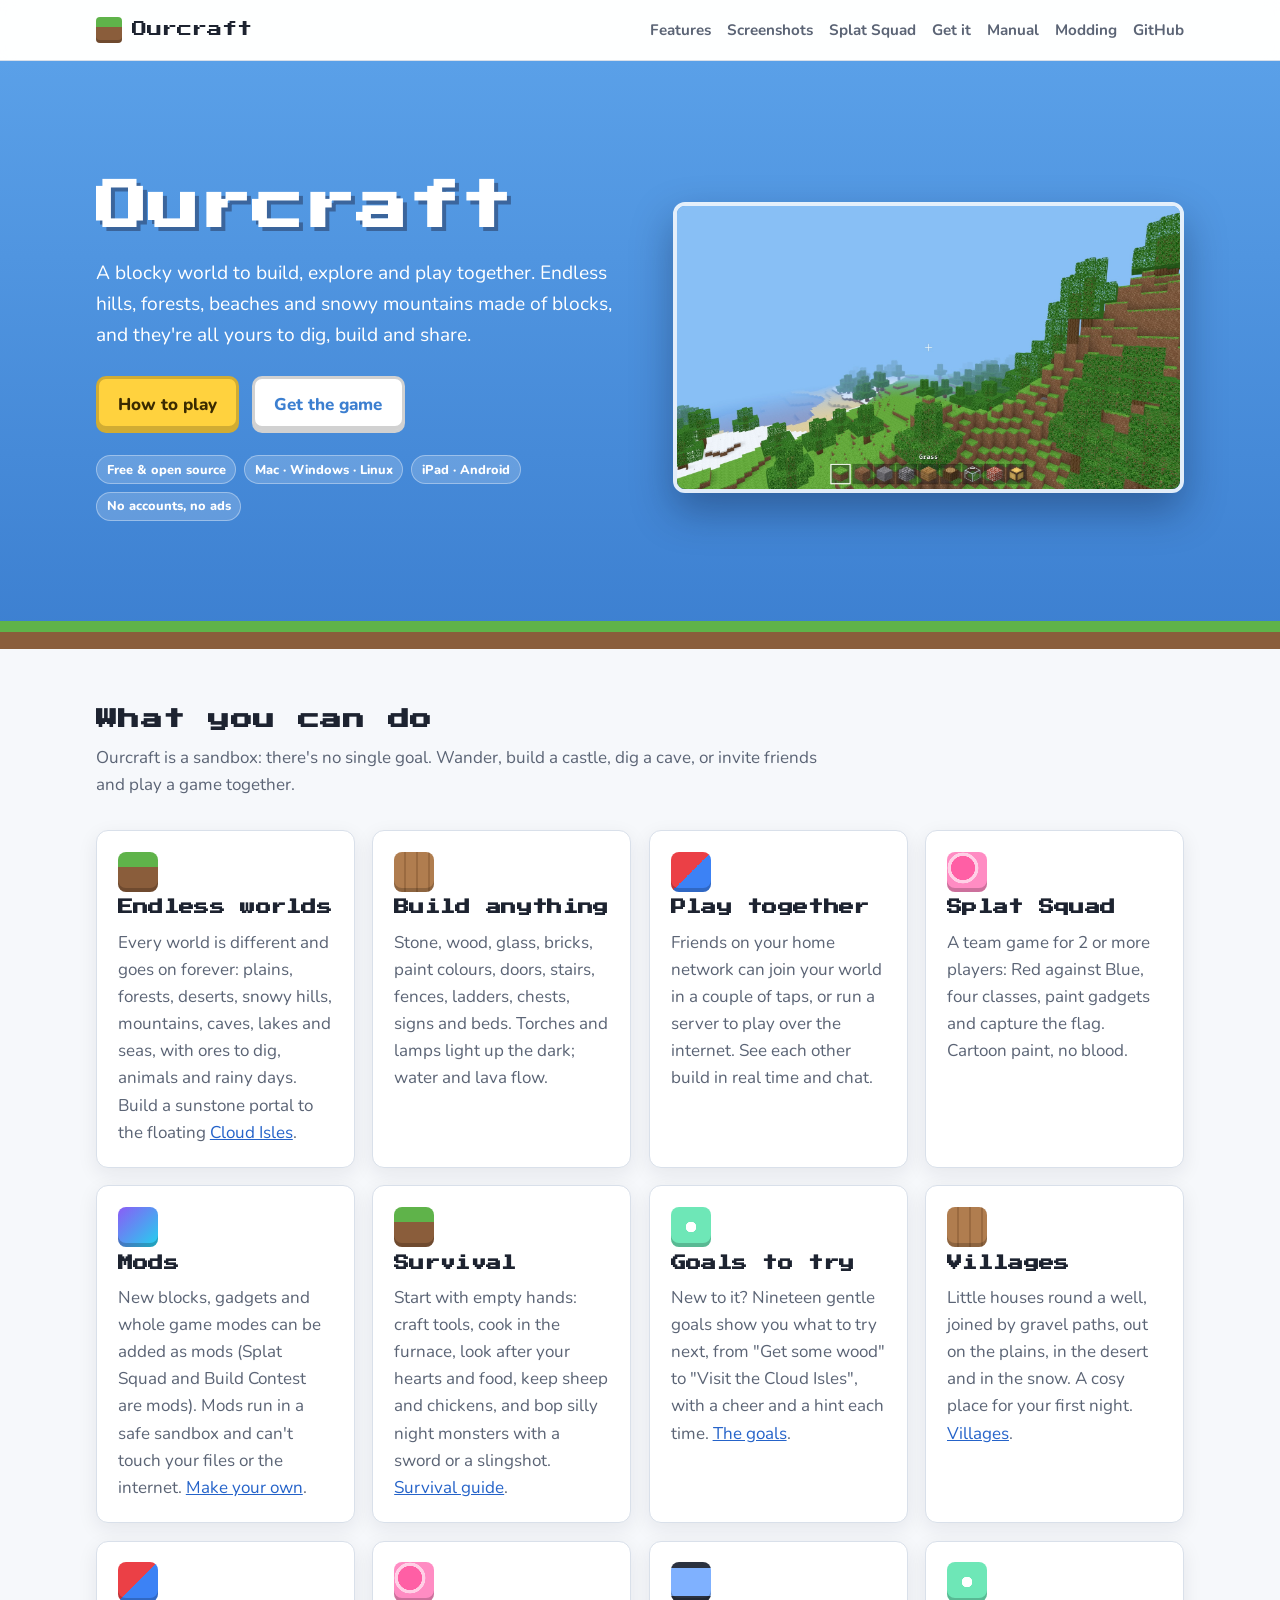
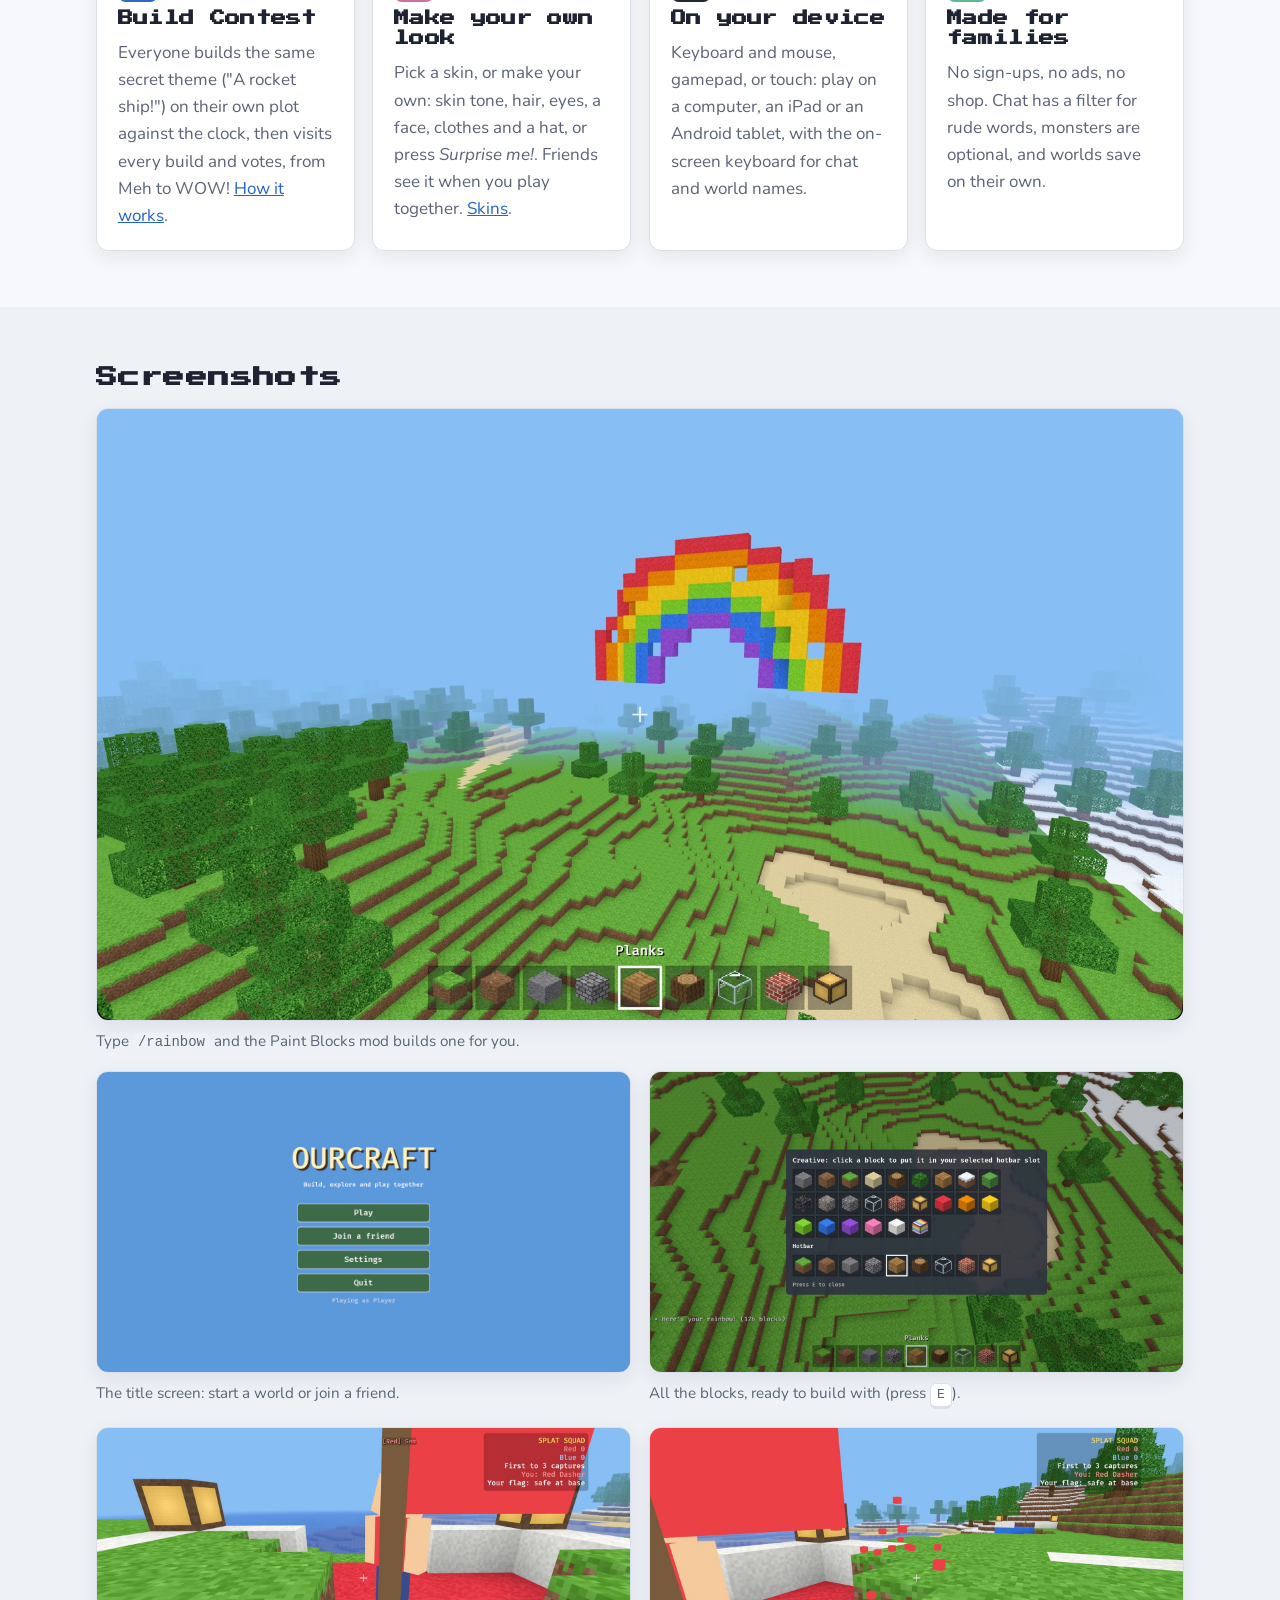
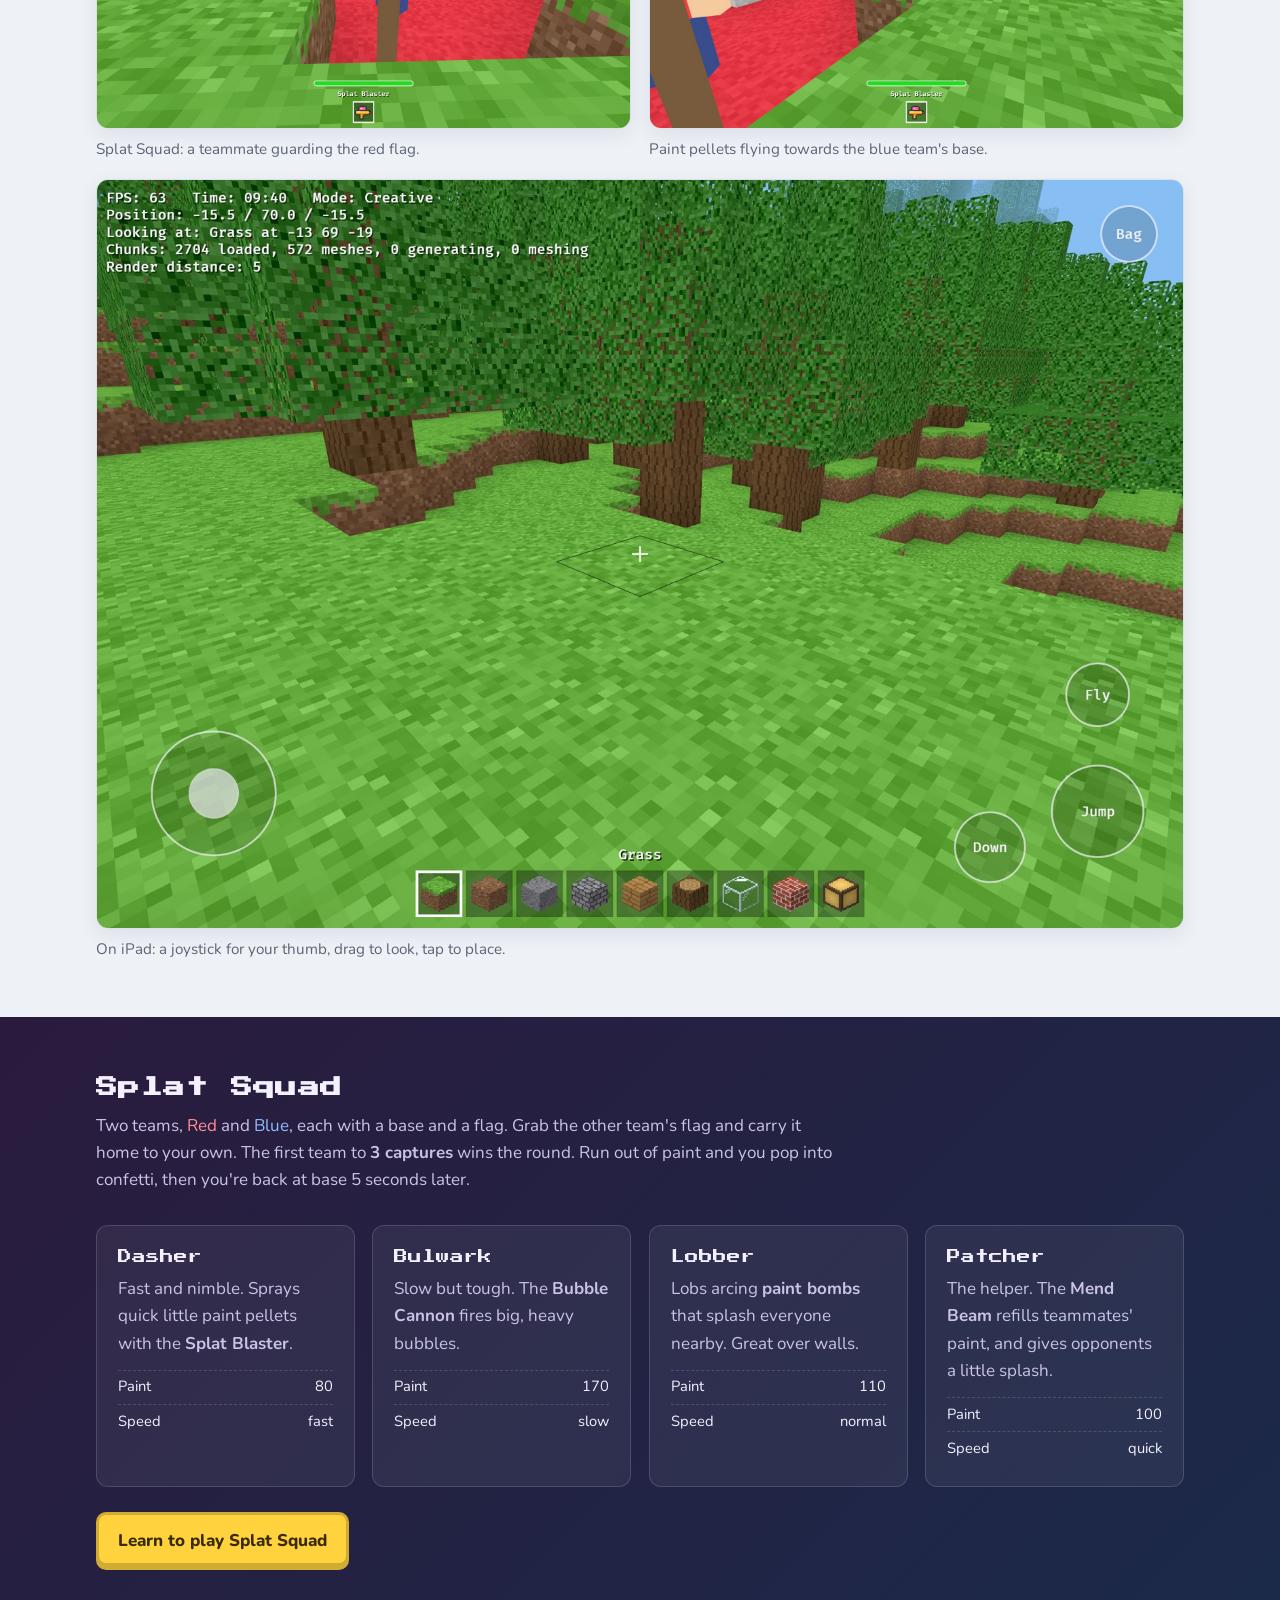
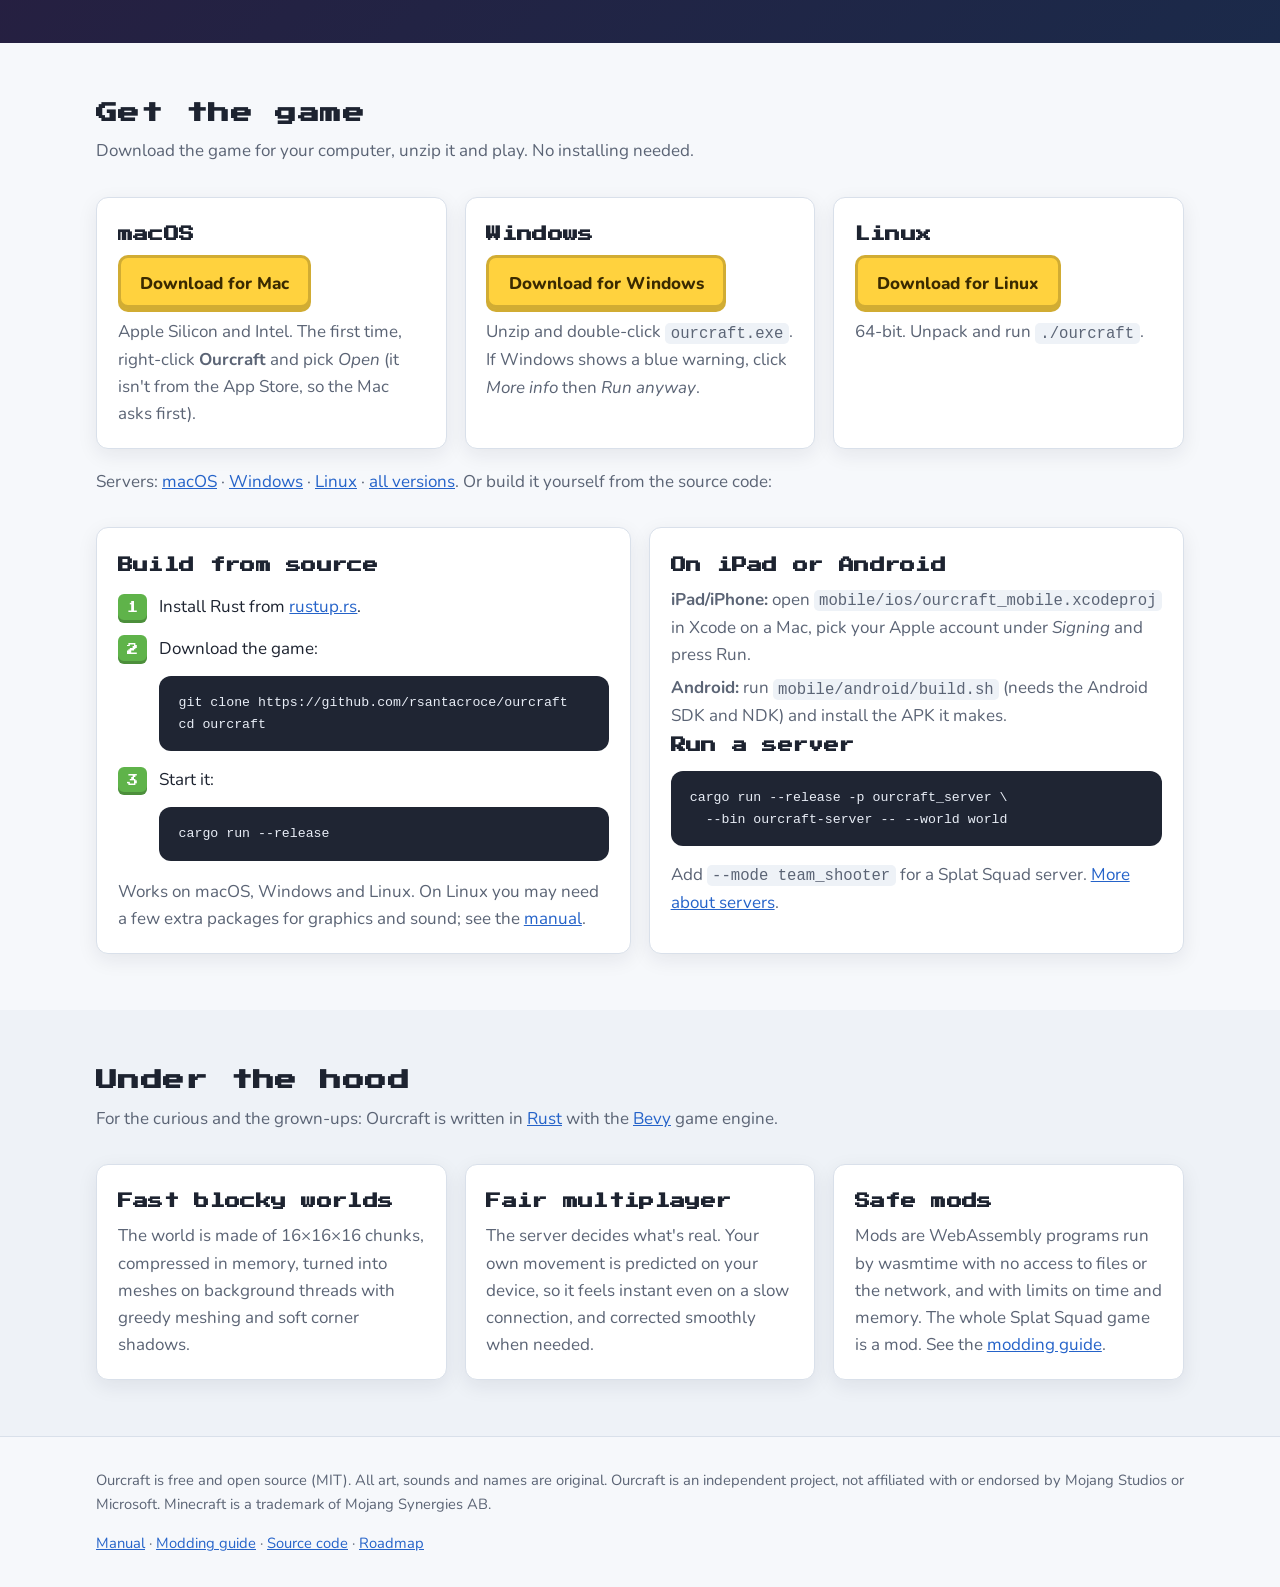
<file: index.html>
<!doctype html>
<html lang="en">
<head>
  <meta charset="utf-8">
  <meta name="viewport" content="width=device-width, initial-scale=1">
  <title>Ourcraft – build, explore and play together</title>
  <meta name="description" content="Ourcraft is a free, open-source blocky sandbox game: endless worlds to explore and build in, play with friends, mods, and the Splat Squad and Build Contest game modes. For Mac, Windows, Linux, iPad and Android.">
  <meta property="og:title" content="Ourcraft">
  <meta property="og:description" content="A blocky world to build, explore and play together.">
  <meta property="og:image" content="images/vista.jpg">
  <link rel="icon" href="assets/favicon.svg" type="image/svg+xml">
  <link rel="preconnect" href="https://fonts.googleapis.com">
  <link rel="preconnect" href="https://fonts.gstatic.com" crossorigin>
  <link href="https://fonts.googleapis.com/css2?family=Nunito:wght@400;700;800&family=Press+Start+2P&display=swap" rel="stylesheet">
  <link rel="stylesheet" href="assets/style.css">
</head>
<body>

<header class="topbar">
  <div class="wrap">
    <a class="logo" href="./"><span class="logo-block" aria-hidden="true"></span>Ourcraft</a>
    <nav class="nav" aria-label="Main">
      <a href="#features">Features</a>
      <a href="#screenshots">Screenshots</a>
      <a href="#splat-squad">Splat Squad</a>
      <a href="#get-it">Get it</a>
      <a href="manual.html">Manual</a>
      <a href="modding.html">Modding</a>
      <a href="https://github.com/rsantacroce/ourcraft">GitHub</a>
    </nav>
  </div>
</header>

<section class="hero">
  <div class="wrap">
    <div>
      <h1>Ourcraft</h1>
      <p class="lead">A blocky world to build, explore and play together. Endless hills, forests,
        beaches and snowy mountains made of blocks, and they're all yours to dig, build and share.</p>
      <div class="buttons">
        <a class="btn btn-primary" href="manual.html">How to play</a>
        <a class="btn btn-secondary" href="#get-it">Get the game</a>
      </div>
      <div class="badges">
        <span class="badge">Free &amp; open source</span>
        <span class="badge">Mac · Windows · Linux</span>
        <span class="badge">iPad · Android</span>
        <span class="badge">No accounts, no ads</span>
      </div>
    </div>
    <img src="images/vista.jpg" alt="Hills with trees, a beach and the sea, all made of blocks" width="1600" height="900">
  </div>
</section>

<section id="features">
  <div class="wrap">
    <h2>What you can do</h2>
    <p class="section-intro">Ourcraft is a sandbox: there's no single goal. Wander, build a castle,
      dig a cave, or invite friends and play a game together.</p>
    <div class="grid grid-4">
      <div class="card">
        <div class="icon i-grass" aria-hidden="true"></div>
        <h3>Endless worlds</h3>
        <p>Every world is different and goes on forever: plains, forests, deserts, snowy hills,
          mountains, caves, lakes and seas, with ores to dig, animals and rainy days. Build a
          sunstone portal to the floating <a href="manual.html#cloud-isles">Cloud Isles</a>.</p>
      </div>
      <div class="card">
        <div class="icon i-build" aria-hidden="true"></div>
        <h3>Build anything</h3>
        <p>Stone, wood, glass, bricks, paint colours, doors, stairs, fences, ladders, chests,
          signs and beds. Torches and lamps light up the dark; water and lava flow.</p>
      </div>
      <div class="card">
        <div class="icon i-friends" aria-hidden="true"></div>
        <h3>Play together</h3>
        <p>Friends on your home network can join your world in a couple of taps, or run a server
          to play over the internet. See each other build in real time and chat.</p>
      </div>
      <div class="card">
        <div class="icon i-splat" aria-hidden="true"></div>
        <h3>Splat Squad</h3>
        <p>A team game for 2 or more players: Red against Blue, four classes, paint gadgets and
          capture the flag. Cartoon paint, no blood.</p>
      </div>
      <div class="card">
        <div class="icon i-mod" aria-hidden="true"></div>
        <h3>Mods</h3>
        <p>New blocks, gadgets and whole game modes can be added as mods (Splat Squad and
          Build Contest are mods). Mods run in a safe
          sandbox and can't touch your files or the internet.
          <a href="modding.html">Make your own</a>.</p>
      </div>
      <div class="card">
        <div class="icon i-grass" aria-hidden="true"></div>
        <h3>Survival</h3>
        <p>Start with empty hands: craft tools, cook in the furnace, look after your hearts and
          food, keep sheep and chickens, and bop silly night monsters with a sword or a
          slingshot. <a href="manual.html#survival">Survival guide</a>.</p>
      </div>
      <div class="card">
        <div class="icon i-kid" aria-hidden="true"></div>
        <h3>Goals to try</h3>
        <p>New to it? Nineteen gentle goals show you what to try next, from "Get some wood" to
          "Visit the Cloud Isles", with a cheer and a hint each time.
          <a href="manual.html#goals">The goals</a>.</p>
      </div>
      <div class="card">
        <div class="icon i-build" aria-hidden="true"></div>
        <h3>Villages</h3>
        <p>Little houses round a well, joined by gravel paths, out on the plains, in the desert
          and in the snow. A cosy place for your first night.
          <a href="manual.html#villages">Villages</a>.</p>
      </div>
      <div class="card">
        <div class="icon i-friends" aria-hidden="true"></div>
        <h3>Build Contest</h3>
        <p>Everyone builds the same secret theme ("A rocket ship!") on their own plot against
          the clock, then visits every build and votes, from Meh to WOW!
          <a href="manual.html#build-contest">How it works</a>.</p>
      </div>
      <div class="card">
        <div class="icon i-splat" aria-hidden="true"></div>
        <h3>Make your own look</h3>
        <p>Pick a skin, or make your own: skin tone, hair, eyes, a face, clothes and a hat, or
          press <em>Surprise me!</em>. Friends see it when you play together.
          <a href="manual.html#skins">Skins</a>.</p>
      </div>
      <div class="card">
        <div class="icon i-device" aria-hidden="true"></div>
        <h3>On your device</h3>
        <p>Keyboard and mouse, gamepad, or touch: play on a computer, an iPad or an Android
          tablet, with the on-screen keyboard for chat and world names.</p>
      </div>
      <div class="card">
        <div class="icon i-kid" aria-hidden="true"></div>
        <h3>Made for families</h3>
        <p>No sign-ups, no ads, no shop. Chat has a filter for rude words, monsters are
          optional, and worlds save on their own.</p>
      </div>
    </div>
  </div>
</section>

<section id="screenshots" class="alt">
  <div class="wrap">
    <h2>Screenshots</h2>
    <div class="gallery">
      <figure class="shot wide">
        <img src="images/rainbow.jpg" alt="A rainbow built from coloured blocks over green hills" width="1600" height="900" loading="lazy">
        <figcaption>Type <code>/rainbow</code> and the Paint Blocks mod builds one for you.</figcaption>
      </figure>
      <figure class="shot">
        <img src="images/menu.jpg" alt="The Ourcraft title screen with Play, Join a friend, Settings and Quit" width="1280" height="720" loading="lazy">
        <figcaption>The title screen: start a world or join a friend.</figcaption>
      </figure>
      <figure class="shot">
        <img src="images/inventory.jpg" alt="The block picker showing all blocks, including bright paint colours" width="1600" height="900" loading="lazy">
        <figcaption>All the blocks, ready to build with (press <kbd>E</kbd>).</figcaption>
      </figure>
      <figure class="shot">
        <img src="images/splat2.jpg" alt="A player in red next to the red team's flag, with the Splat Squad scoreboard" width="1600" height="900" loading="lazy">
        <figcaption>Splat Squad: a teammate guarding the red flag.</figcaption>
      </figure>
      <figure class="shot">
        <img src="images/splat3.jpg" alt="Red paint pellets flying towards the blue base" width="1600" height="900" loading="lazy">
        <figcaption>Paint pellets flying towards the blue team's base.</figcaption>
      </figure>
      <figure class="shot wide">
        <img src="images/ipad.jpg" alt="Ourcraft on an iPad with an on-screen joystick and buttons" width="1600" height="1102" loading="lazy">
        <figcaption>On iPad: a joystick for your thumb, drag to look, tap to place.</figcaption>
      </figure>
    </div>
  </div>
</section>

<section id="splat-squad" class="squad">
  <div class="wrap">
    <h2>Splat Squad</h2>
    <p class="section-intro">Two teams, <span class="team-red">Red</span> and
      <span class="team-blue">Blue</span>, each with a base and a flag. Grab the other team's flag
      and carry it home to your own. The first team to <strong>3 captures</strong> wins the round.
      Run out of paint and you pop into confetti, then you're back at base 5 seconds later.</p>
    <div class="grid grid-4">
      <div class="card">
        <div class="class-name">Dasher</div>
        <p>Fast and nimble. Sprays quick little paint pellets with the <strong>Splat Blaster</strong>.</p>
        <ul class="stats"><li><span>Paint</span><span>80</span></li><li><span>Speed</span><span>fast</span></li></ul>
      </div>
      <div class="card">
        <div class="class-name">Bulwark</div>
        <p>Slow but tough. The <strong>Bubble Cannon</strong> fires big, heavy bubbles.</p>
        <ul class="stats"><li><span>Paint</span><span>170</span></li><li><span>Speed</span><span>slow</span></li></ul>
      </div>
      <div class="card">
        <div class="class-name">Lobber</div>
        <p>Lobs arcing <strong>paint bombs</strong> that splash everyone nearby. Great over walls.</p>
        <ul class="stats"><li><span>Paint</span><span>110</span></li><li><span>Speed</span><span>normal</span></li></ul>
      </div>
      <div class="card">
        <div class="class-name">Patcher</div>
        <p>The helper. The <strong>Mend Beam</strong> refills teammates' paint, and gives opponents a little splash.</p>
        <ul class="stats"><li><span>Paint</span><span>100</span></li><li><span>Speed</span><span>quick</span></li></ul>
      </div>
    </div>
    <p style="margin-top:1.6rem"><a class="btn btn-primary" href="manual.html#splat-squad">Learn to play Splat Squad</a></p>
  </div>
</section>

<section id="get-it">
  <div class="wrap">
    <h2>Get the game</h2>
    <p class="section-intro">Download the game for your computer, unzip it and play. No
      installing needed.</p>
    <div class="grid grid-3 downloads">
      <div class="card">
        <h3>macOS</h3>
        <p><a class="btn btn-primary" href="https://github.com/rsantacroce/ourcraft/releases/latest/download/ourcraft-macos.zip">Download for Mac</a></p>
        <p>Apple Silicon and Intel. The first time, right-click <strong>Ourcraft</strong> and
          pick <em>Open</em> (it isn't from the App Store, so the Mac asks first).</p>
      </div>
      <div class="card">
        <h3>Windows</h3>
        <p><a class="btn btn-primary" href="https://github.com/rsantacroce/ourcraft/releases/latest/download/ourcraft-windows.zip">Download for Windows</a></p>
        <p>Unzip and double-click <code>ourcraft.exe</code>. If Windows shows a blue
          warning, click <em>More info</em> then <em>Run anyway</em>.</p>
      </div>
      <div class="card">
        <h3>Linux</h3>
        <p><a class="btn btn-primary" href="https://github.com/rsantacroce/ourcraft/releases/latest/download/ourcraft-linux.tar.gz">Download for Linux</a></p>
        <p>64-bit. Unpack and run <code>./ourcraft</code>.</p>
      </div>
    </div>
    <p class="section-intro" style="margin-top:1.2rem">Servers:
      <a href="https://github.com/rsantacroce/ourcraft/releases/latest/download/ourcraft-server-macos.zip">macOS</a> ·
      <a href="https://github.com/rsantacroce/ourcraft/releases/latest/download/ourcraft-server-windows.zip">Windows</a> ·
      <a href="https://github.com/rsantacroce/ourcraft/releases/latest/download/ourcraft-server-linux.tar.gz">Linux</a> ·
      <a href="https://github.com/rsantacroce/ourcraft/releases">all versions</a>.
      Or build it yourself from the source code:</p>
    <div class="grid grid-2">
      <div class="card">
        <h3>Build from source</h3>
        <ol class="steps">
          <li>Install Rust from <a href="https://rustup.rs">rustup.rs</a>.</li>
          <li>Download the game:
            <pre><code>git clone https://github.com/rsantacroce/ourcraft
cd ourcraft</code></pre></li>
          <li>Start it:
            <pre><code>cargo run --release</code></pre></li>
        </ol>
        <p>Works on macOS, Windows and Linux. On Linux you may need a few extra packages for
          graphics and sound; see the <a href="manual.html#install">manual</a>.</p>
      </div>
      <div class="card">
        <h3>On iPad or Android</h3>
        <p><strong>iPad/iPhone:</strong> open <code>mobile/ios/ourcraft_mobile.xcodeproj</code> in Xcode
          on a Mac, pick your Apple account under <em>Signing</em> and press Run.</p>
        <p><strong>Android:</strong> run <code>mobile/android/build.sh</code> (needs the Android SDK
          and NDK) and install the APK it makes.</p>
        <h3>Run a server</h3>
        <pre><code>cargo run --release -p ourcraft_server \
  --bin ourcraft-server -- --world world</code></pre>
        <p>Add <code>--mode team_shooter</code> for a Splat Squad server.
          <a href="manual.html#servers">More about servers</a>.</p>
      </div>
    </div>
  </div>
</section>

<section class="alt">
  <div class="wrap">
    <h2>Under the hood</h2>
    <p class="section-intro">For the curious and the grown-ups: Ourcraft is written in
      <a href="https://www.rust-lang.org">Rust</a> with the <a href="https://bevyengine.org">Bevy</a>
      game engine.</p>
    <div class="grid grid-3">
      <div class="card">
        <h3>Fast blocky worlds</h3>
        <p>The world is made of 16×16×16 chunks, compressed in memory, turned into meshes on
          background threads with greedy meshing and soft corner shadows.</p>
      </div>
      <div class="card">
        <h3>Fair multiplayer</h3>
        <p>The server decides what's real. Your own movement is predicted on your device, so
          it feels instant even on a slow connection, and corrected smoothly when needed.</p>
      </div>
      <div class="card">
        <h3>Safe mods</h3>
        <p>Mods are WebAssembly programs run by wasmtime with no access to files or the network,
          and with limits on time and memory. The whole Splat Squad game is a mod.
          See the <a href="modding.html">modding guide</a>.</p>
      </div>
    </div>
  </div>
</section>

<footer>
  <div class="wrap">
    <span>Ourcraft is free and open source (MIT). All art, sounds and names are original. Ourcraft is an independent project, not affiliated with or endorsed by Mojang Studios or Microsoft. Minecraft is a trademark of Mojang Synergies AB.</span>
    <span><a href="manual.html">Manual</a> · <a href="modding.html">Modding guide</a> · <a href="https://github.com/rsantacroce/ourcraft">Source code</a> · <a href="https://github.com/rsantacroce/ourcraft/blob/main/roadmap.md">Roadmap</a></span>
  </div>
</footer>

</body>
</html>
</file>
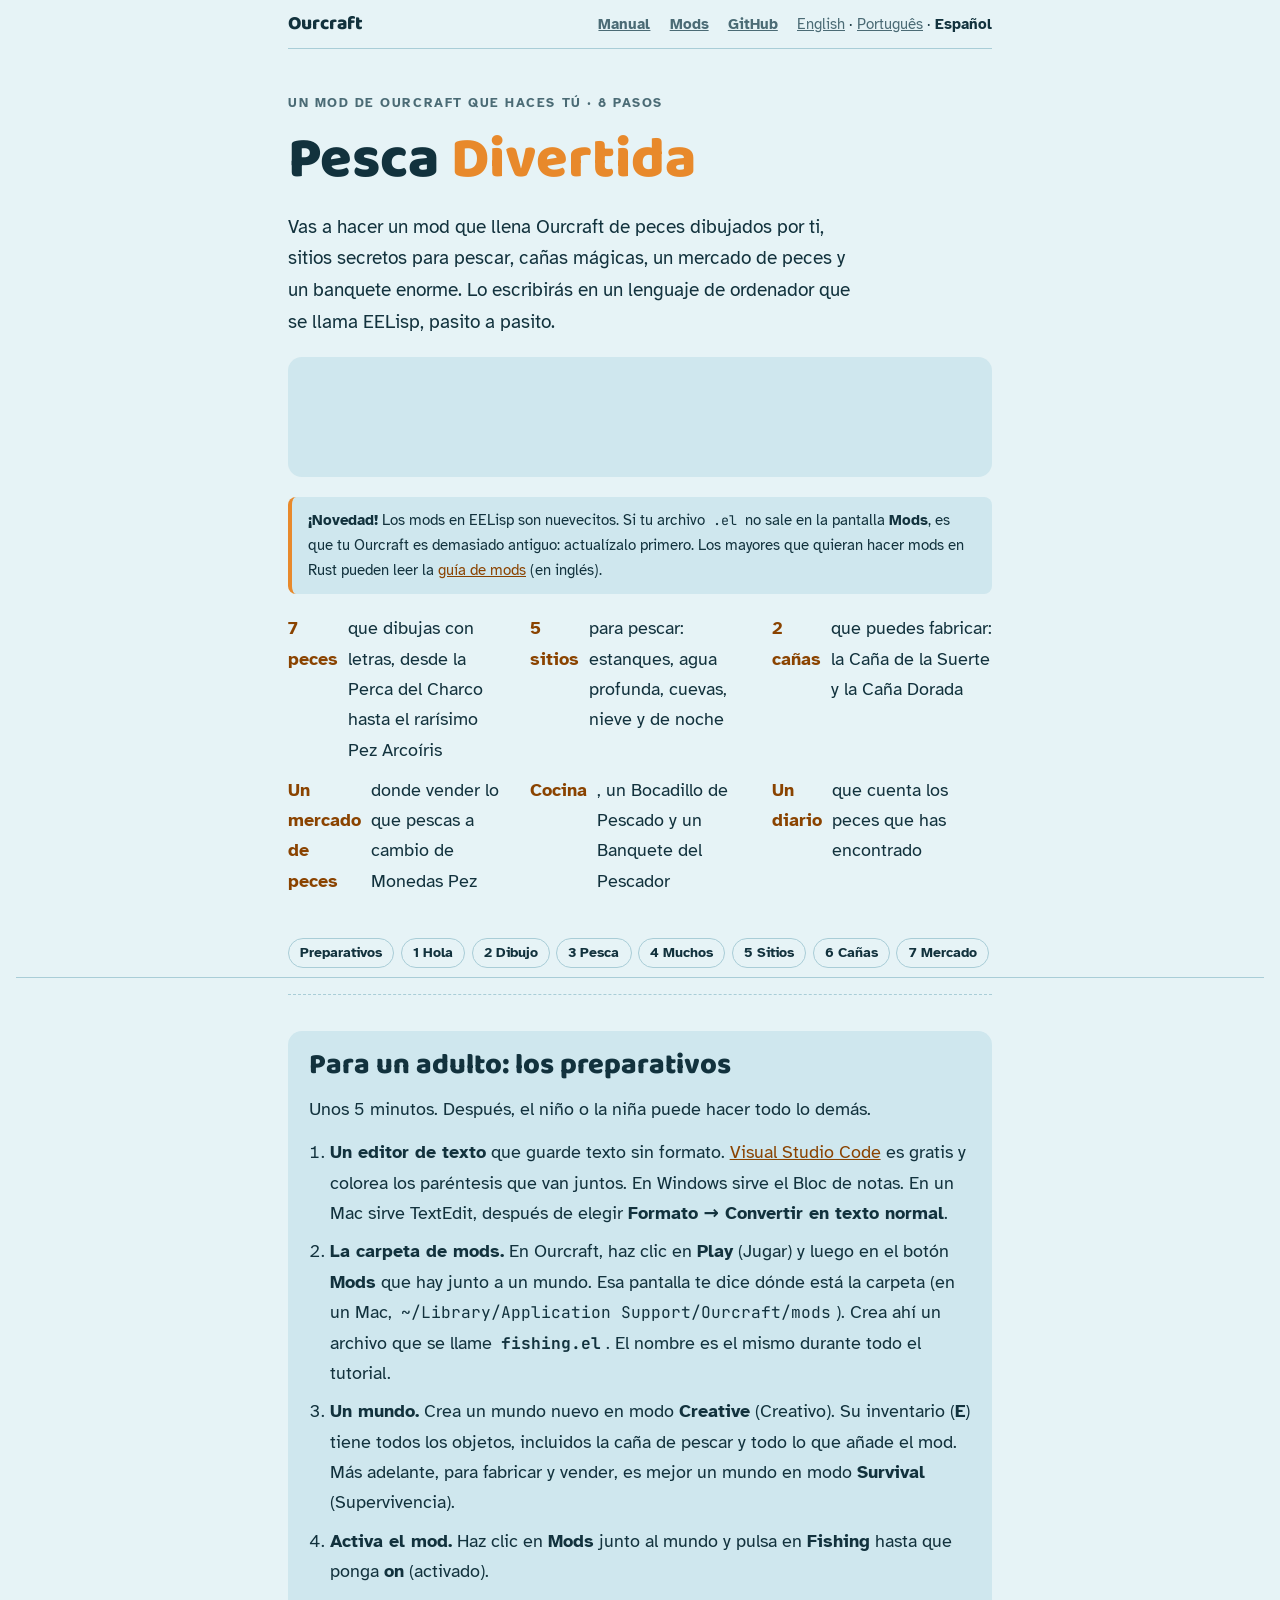
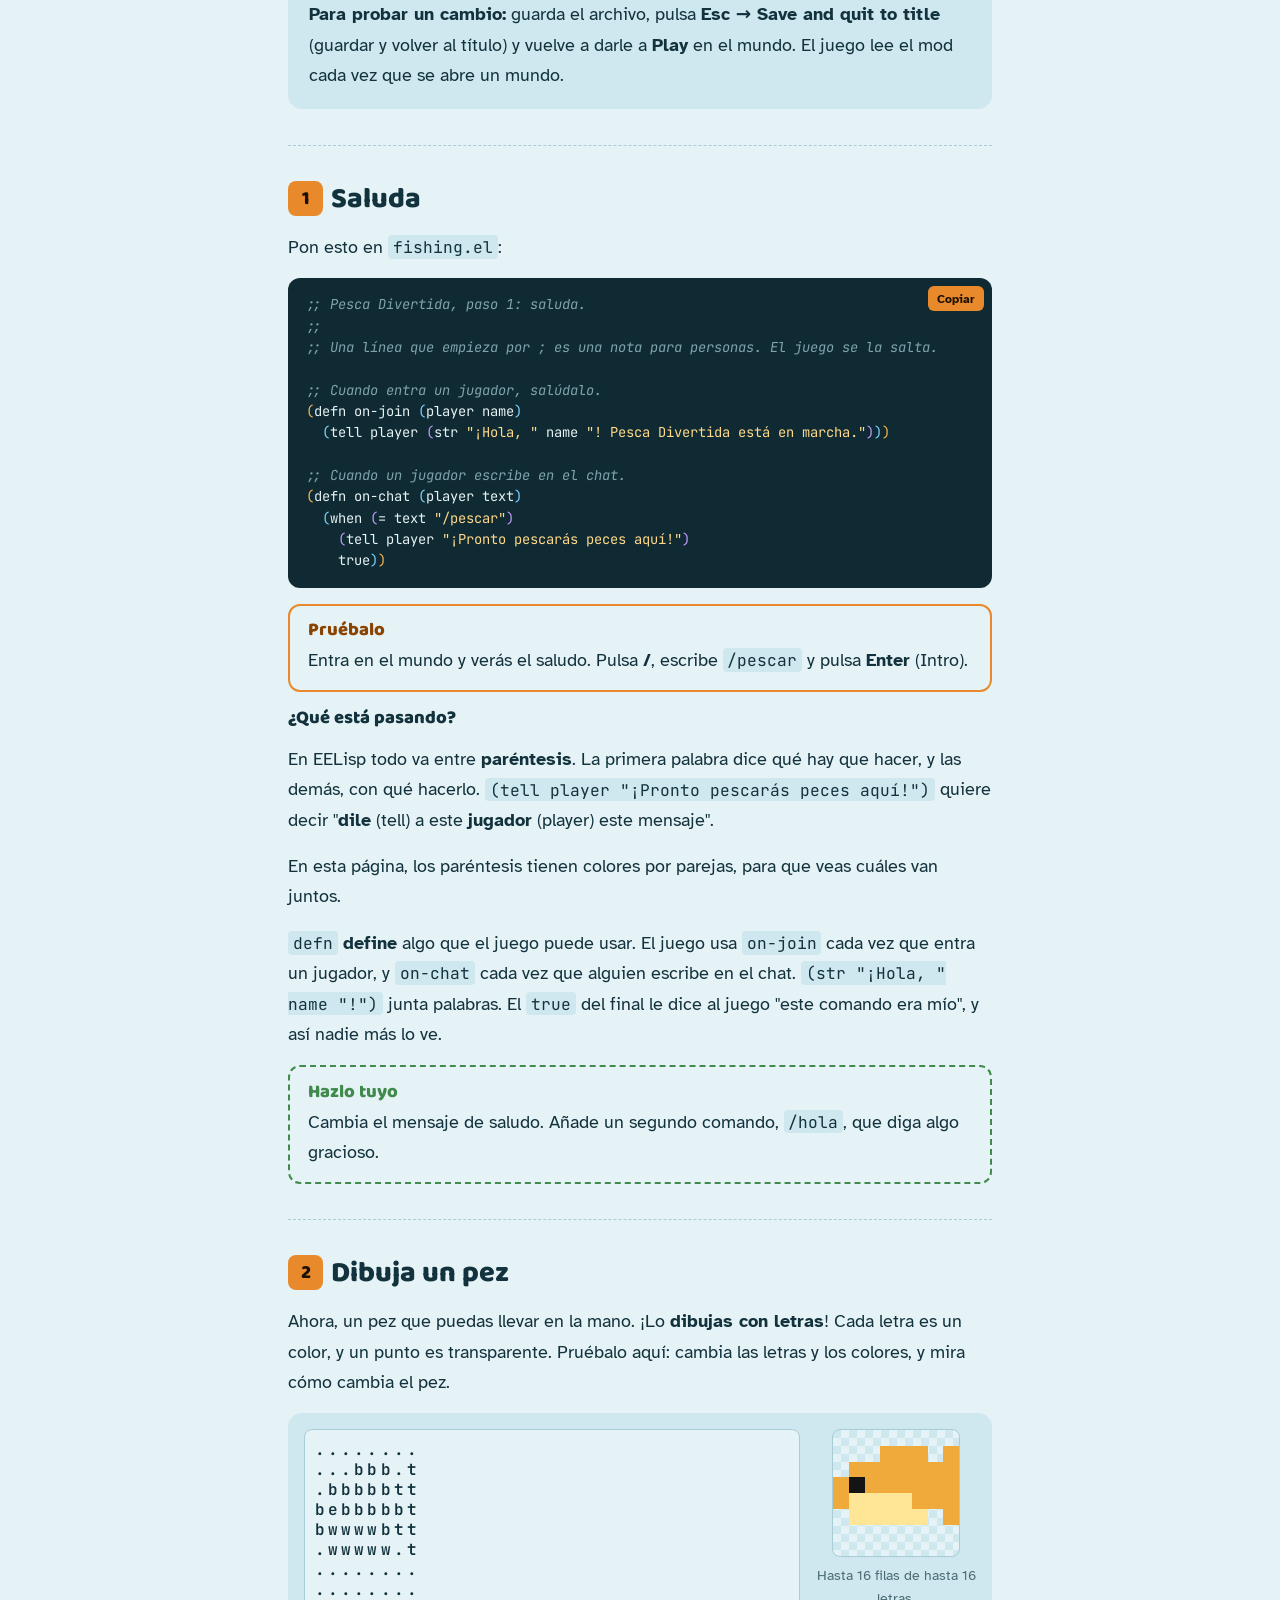
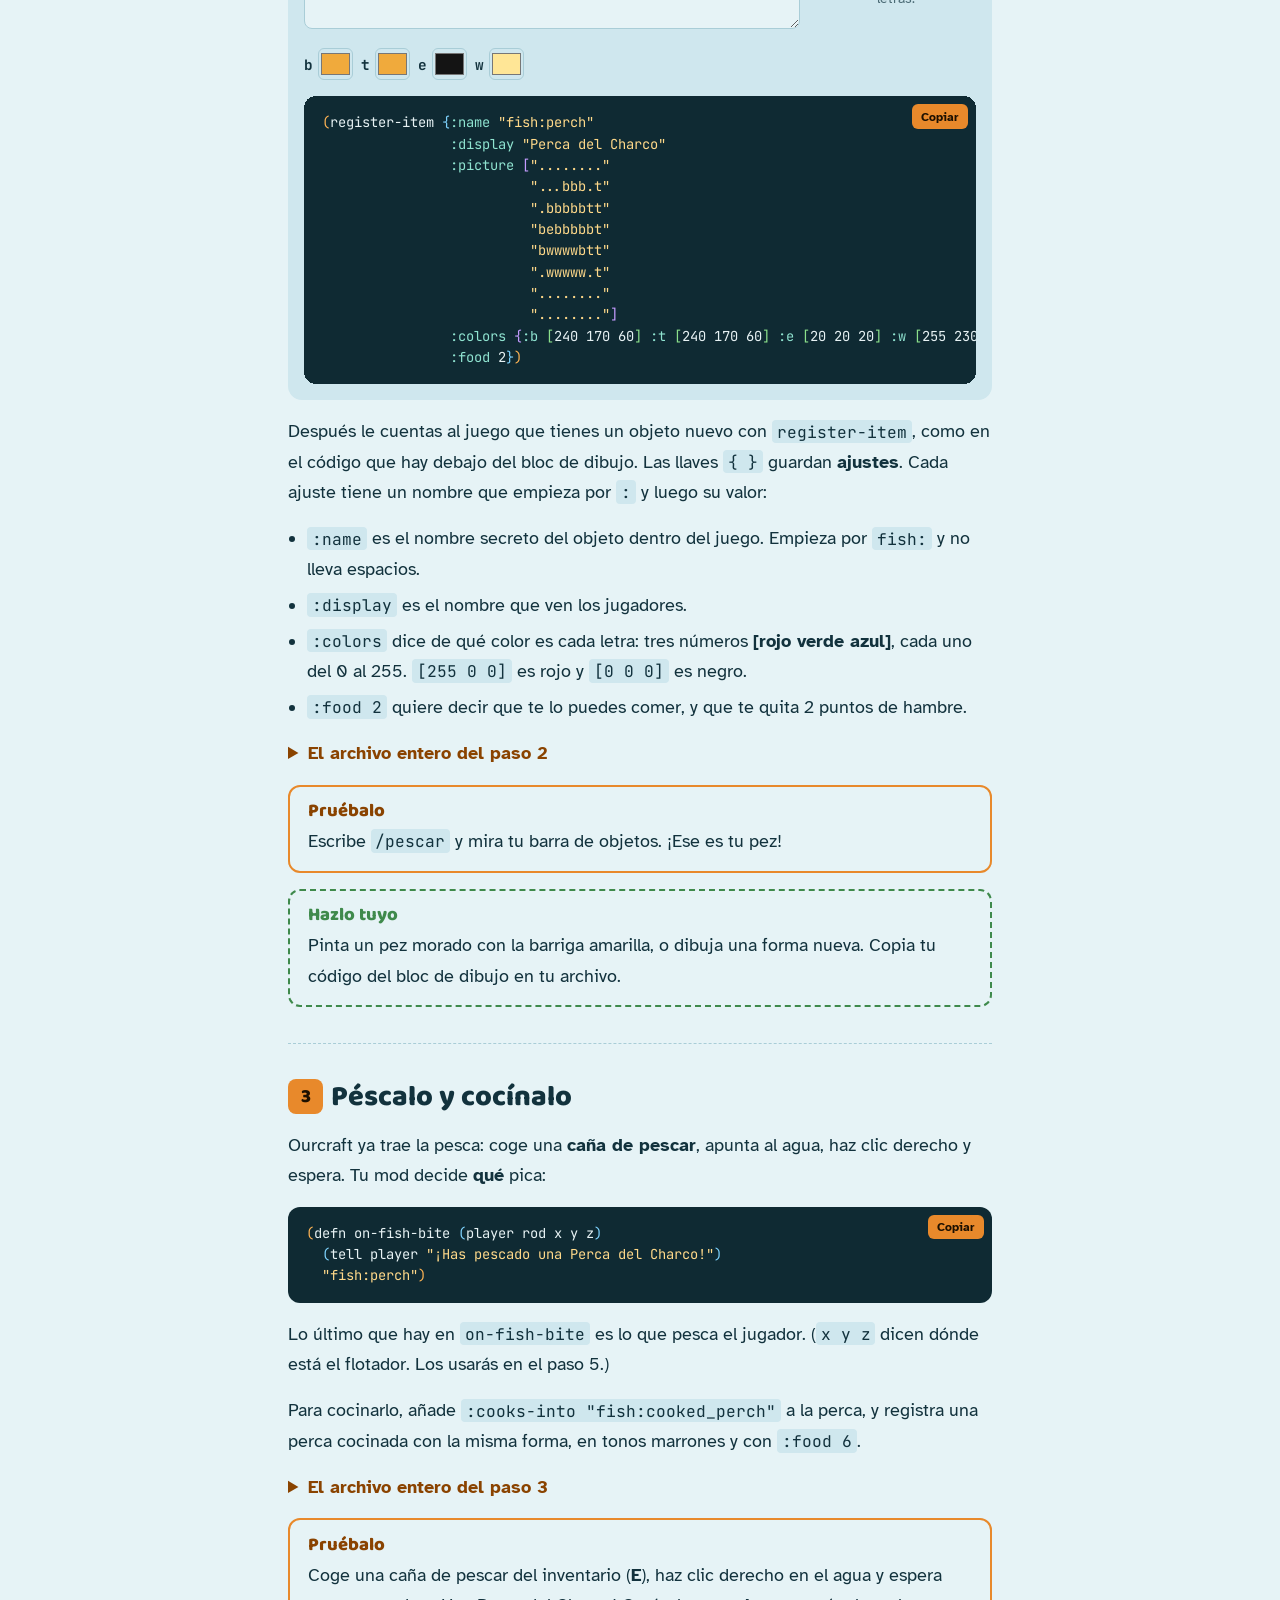
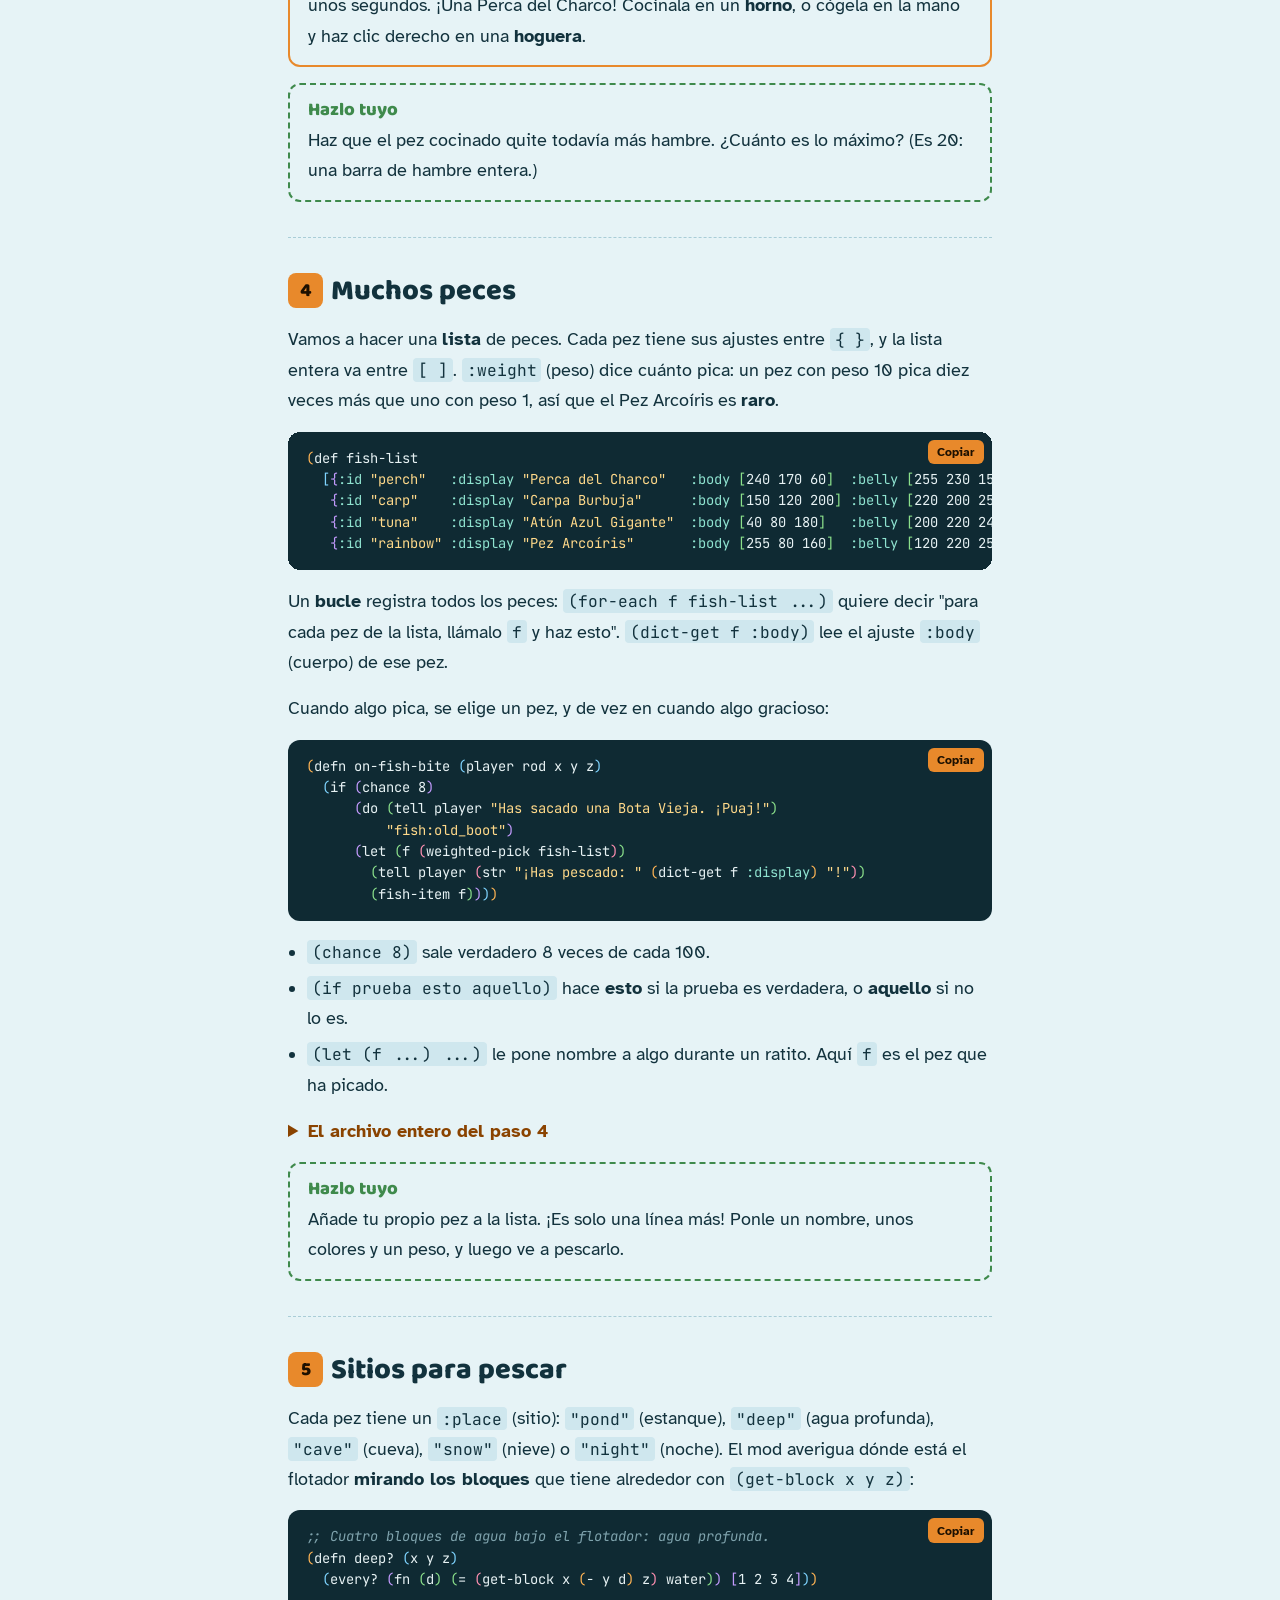
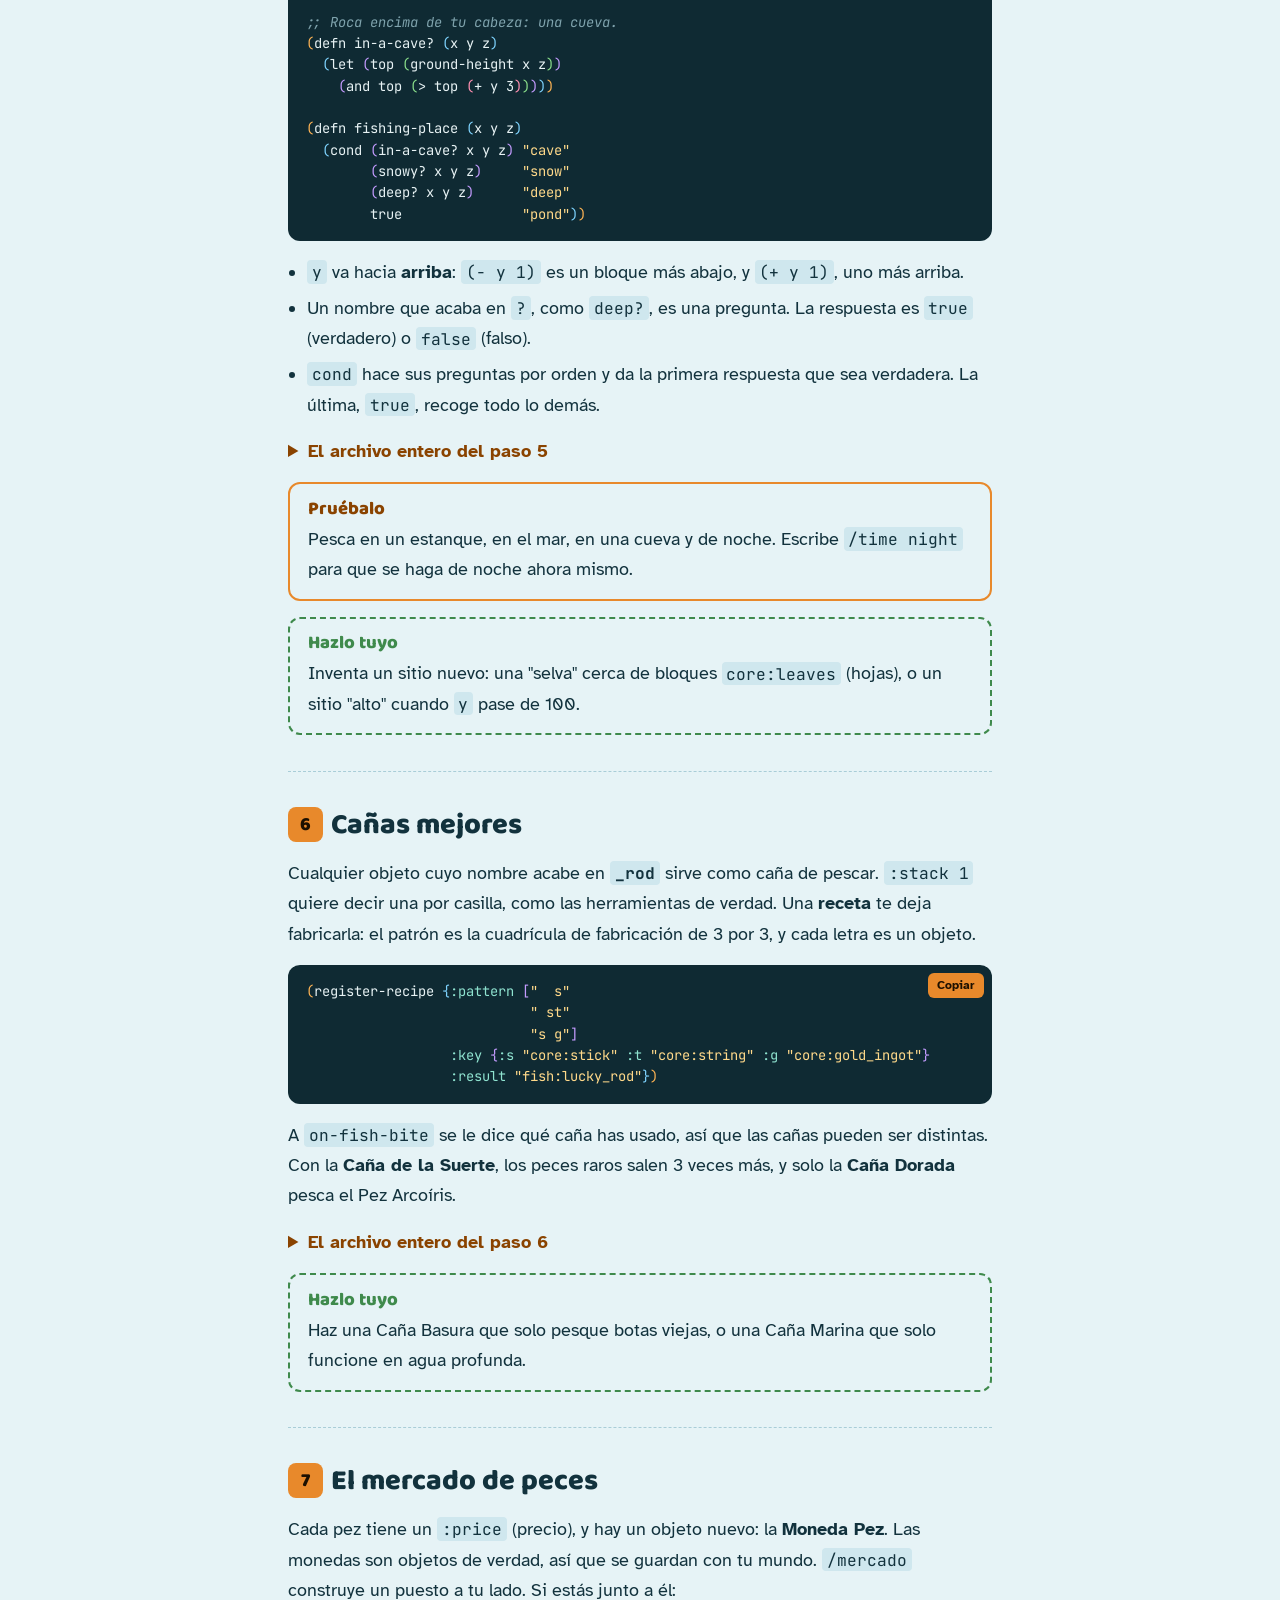
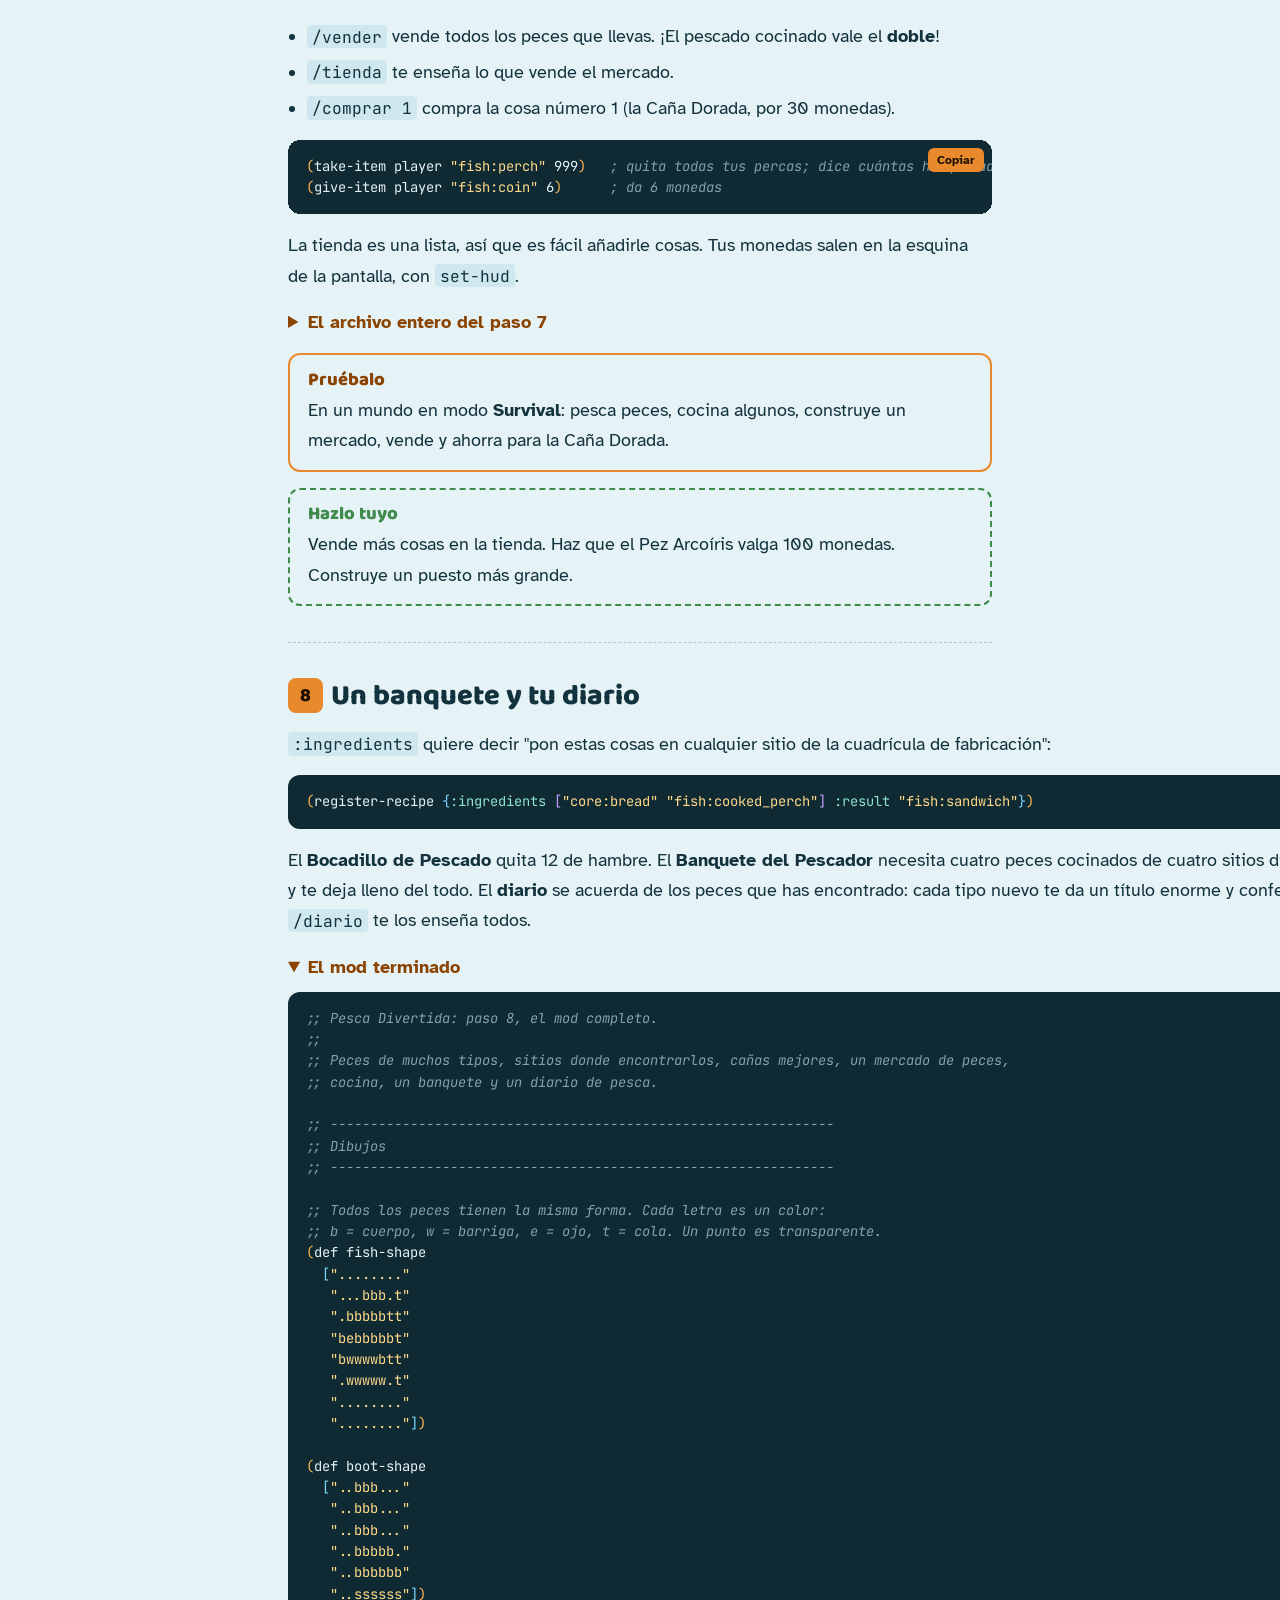
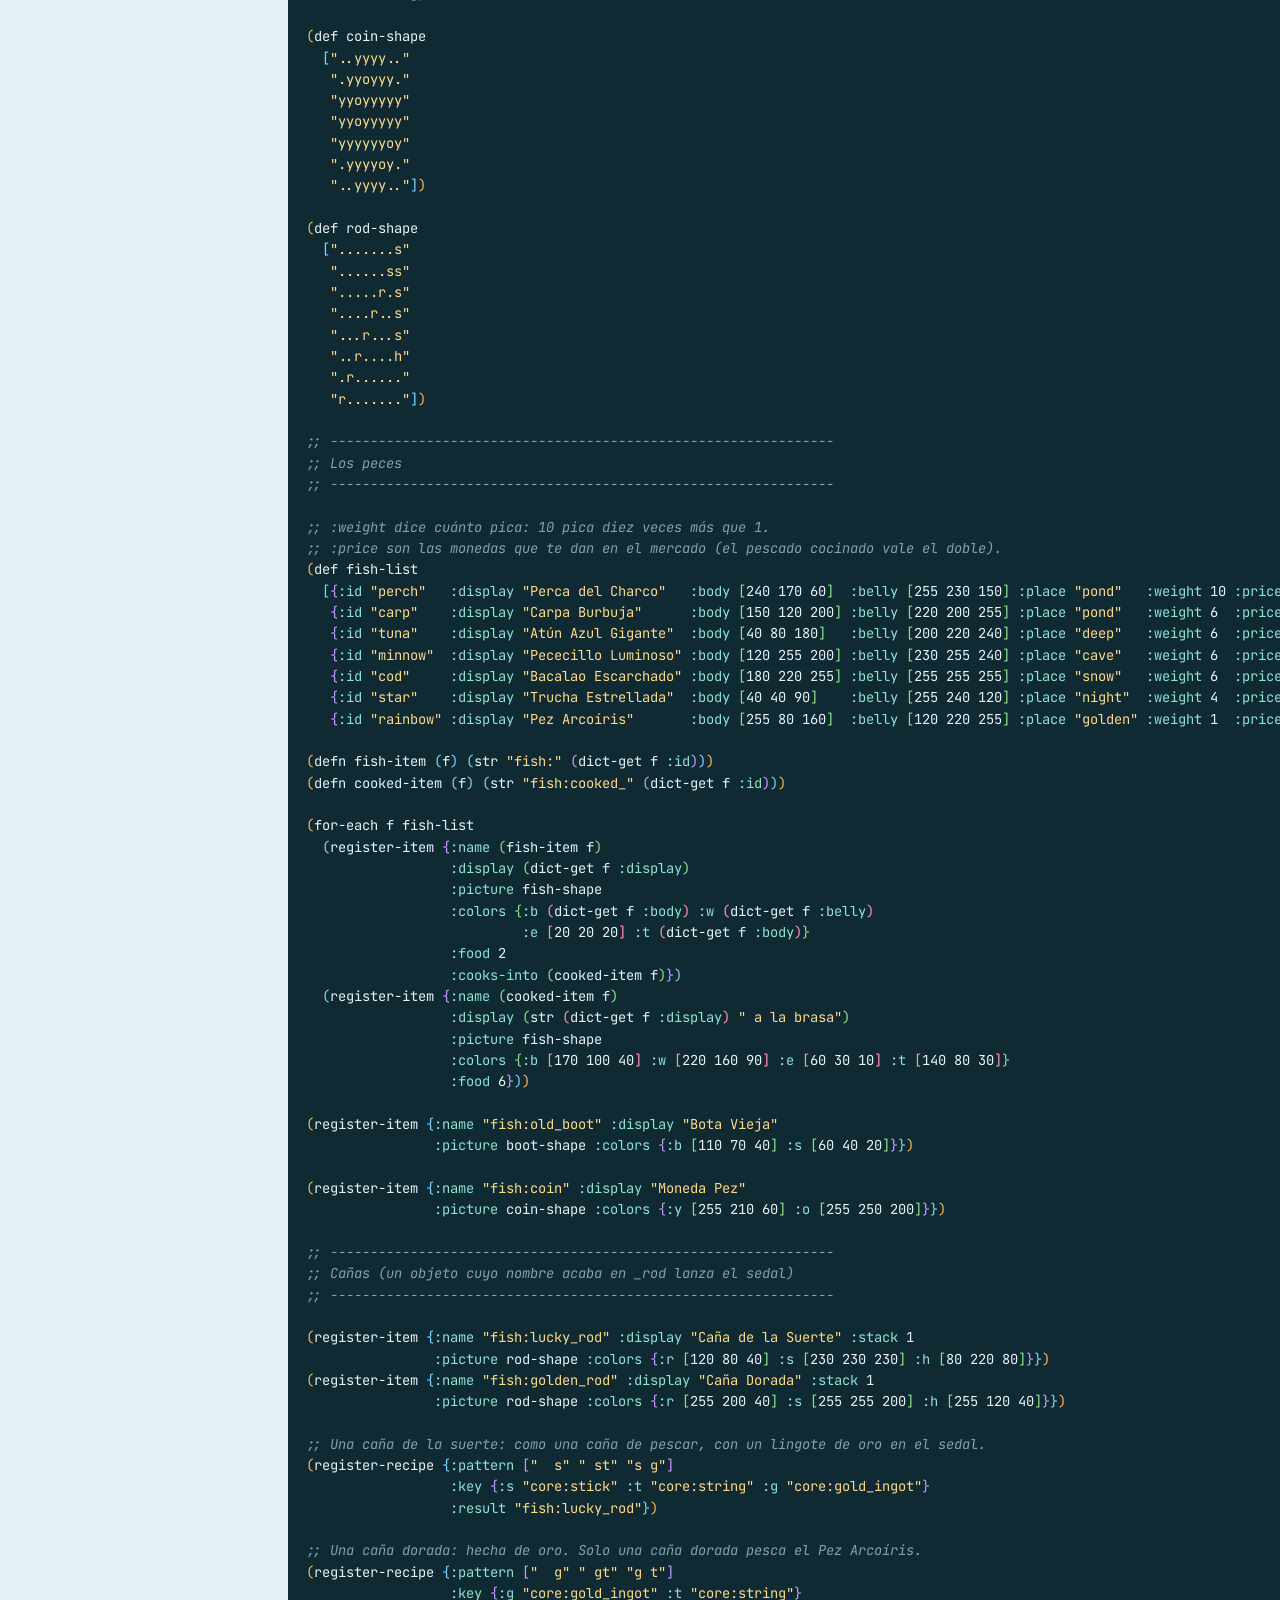
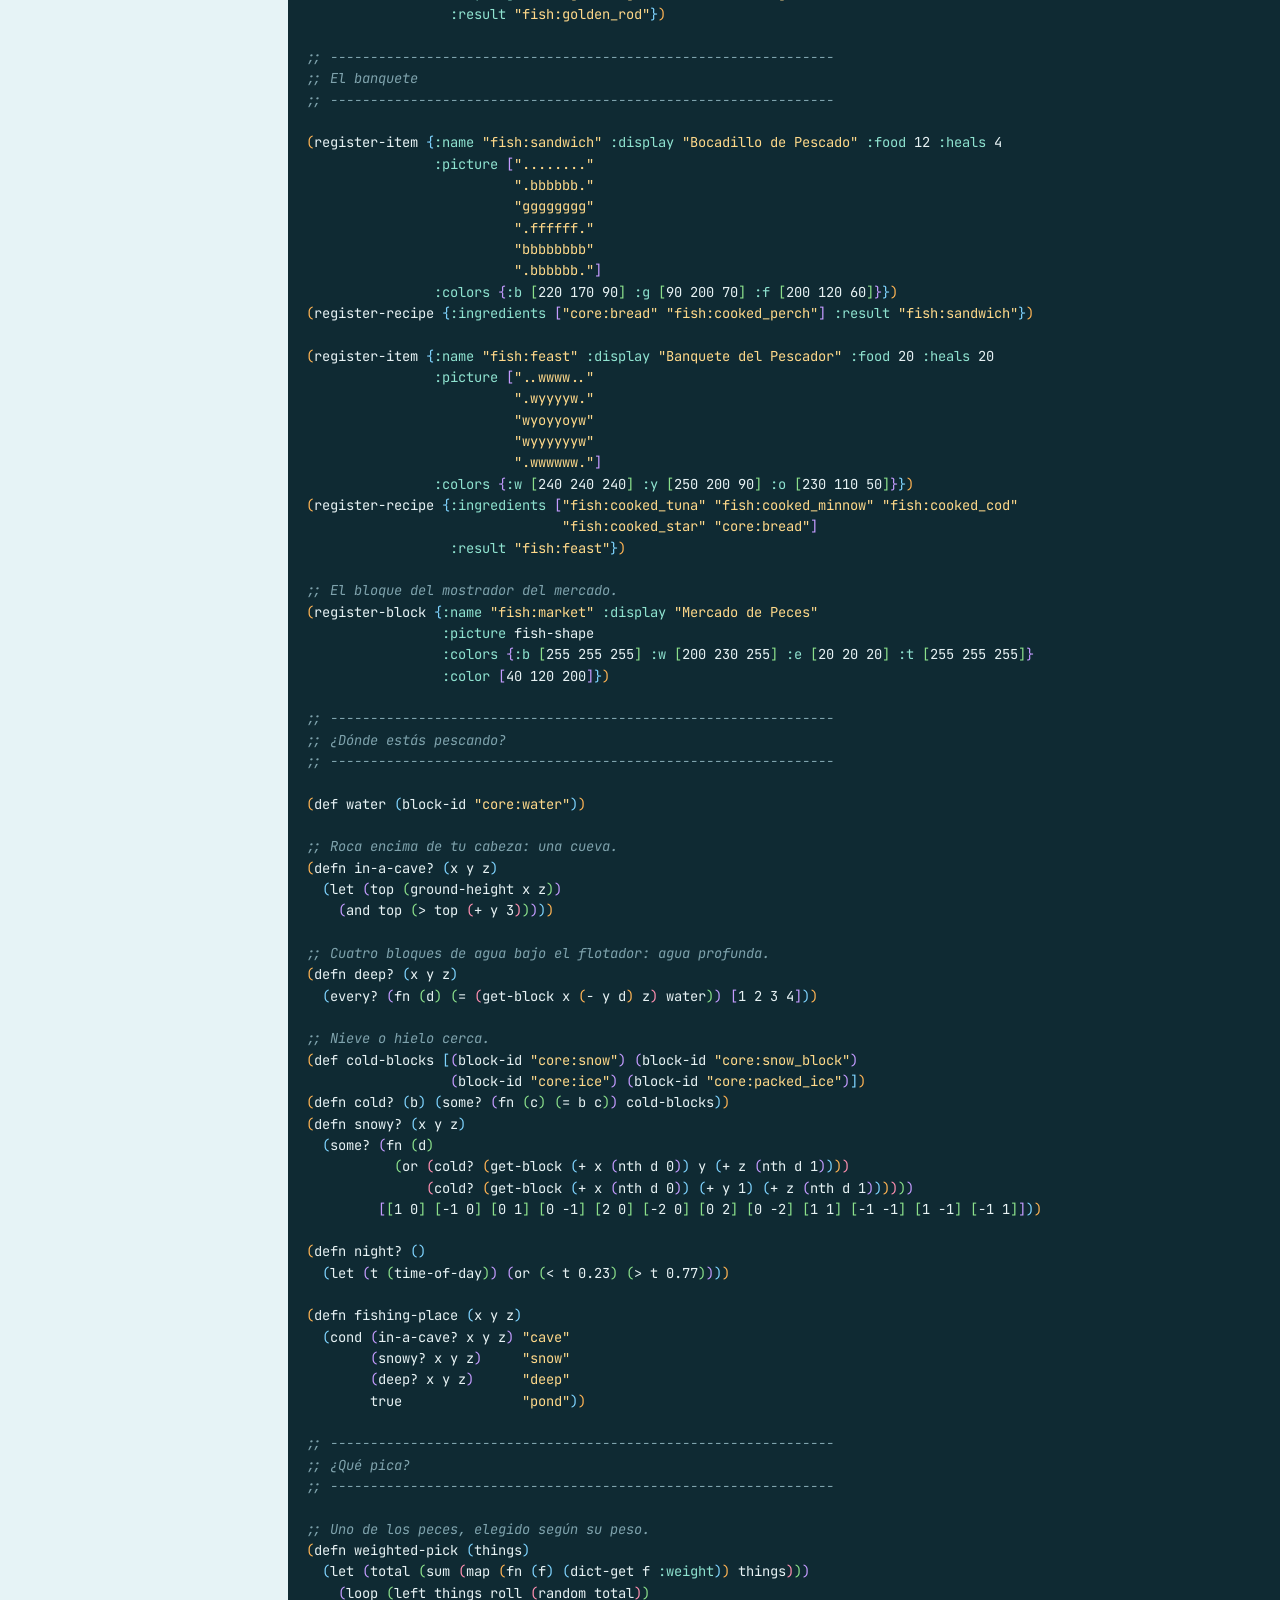
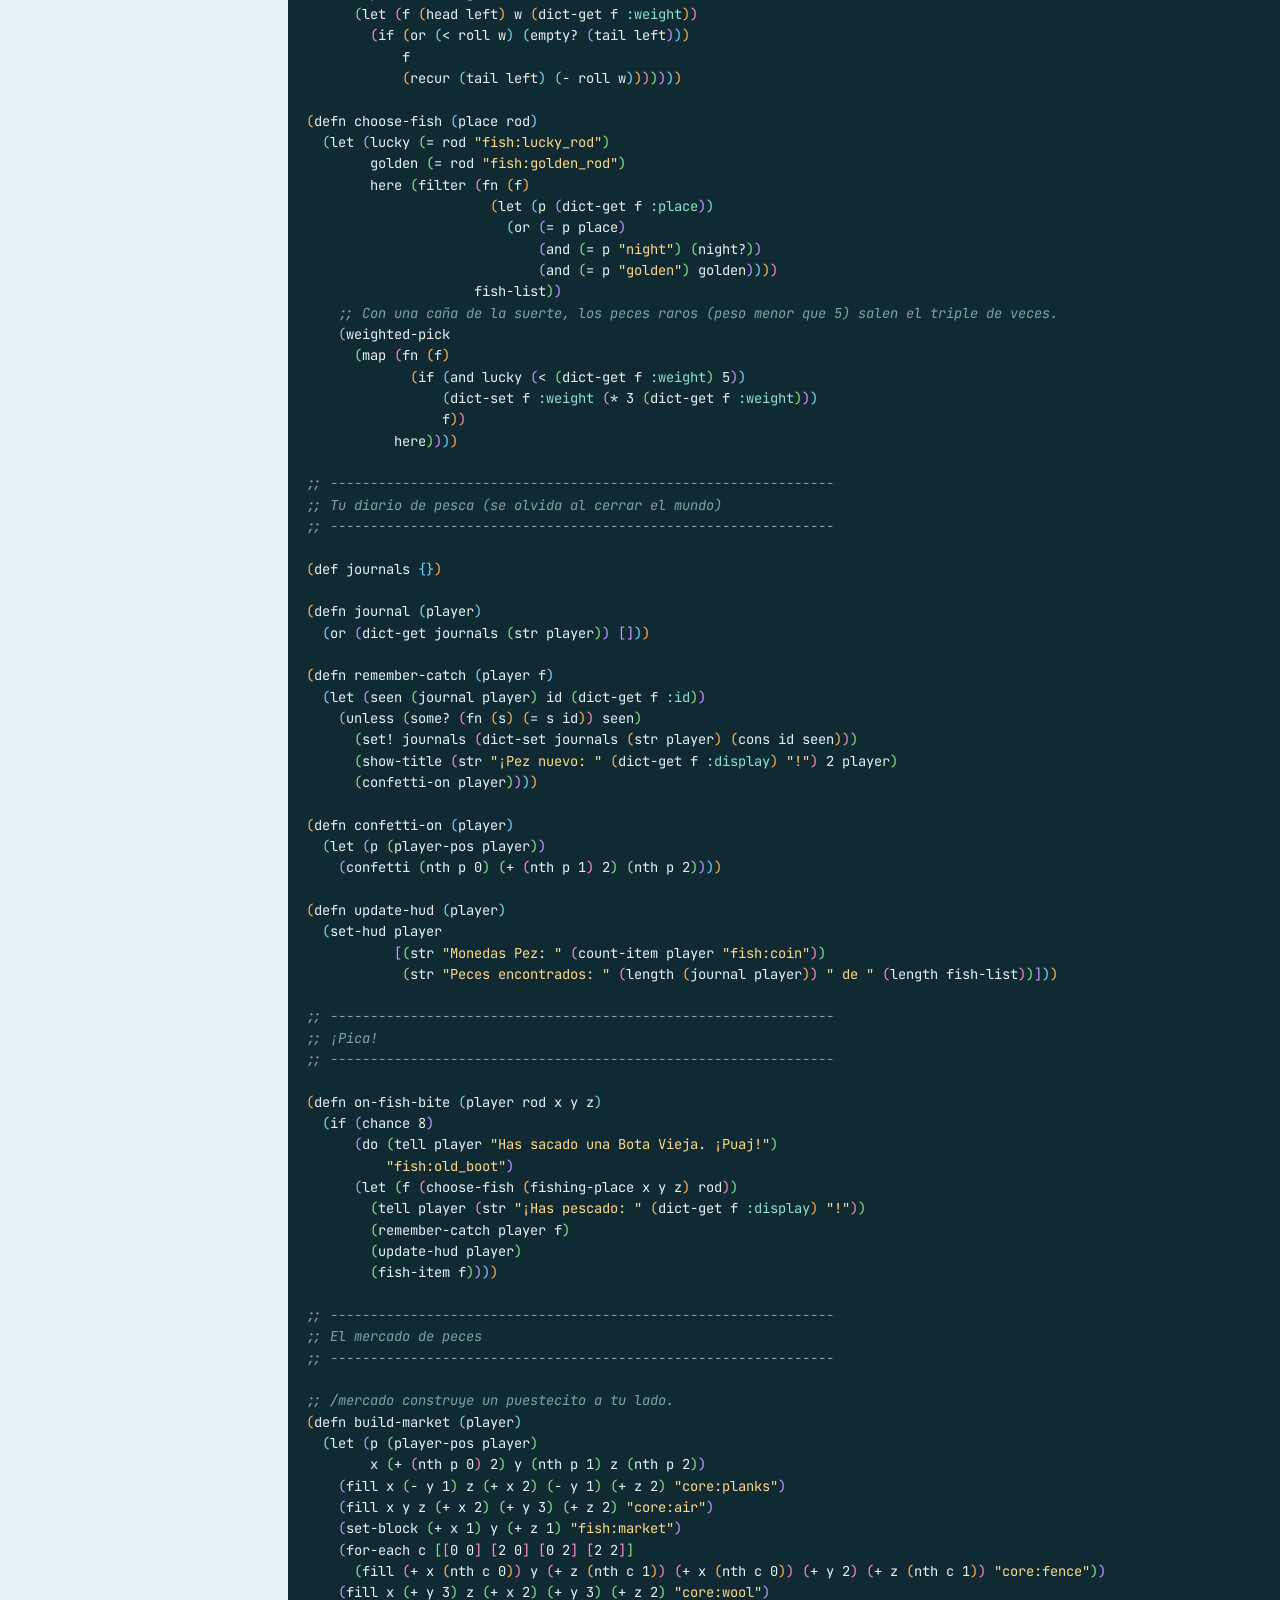
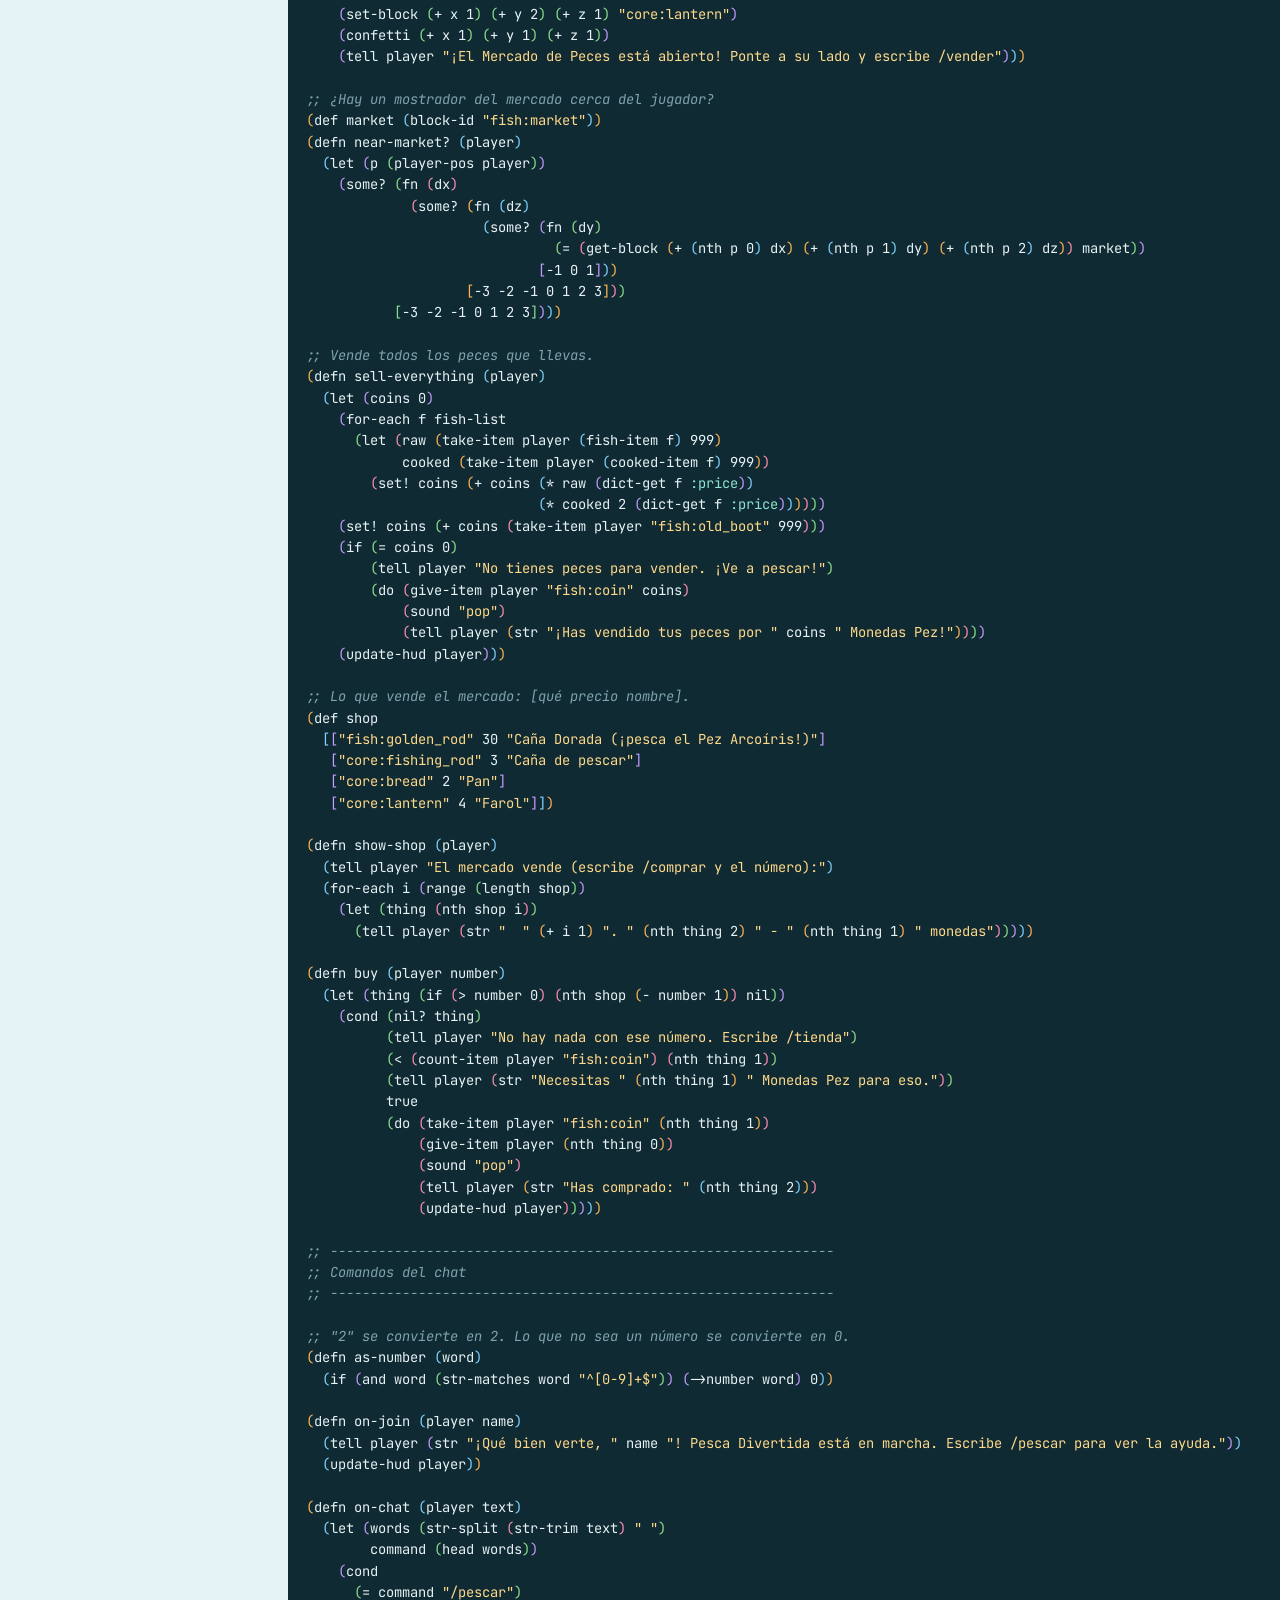
<file: fishing-es.html>
<!doctype html>
<html lang="es-ES">
<head>
<meta charset="utf-8">
<meta name="viewport" content="width=device-width, initial-scale=1, viewport-fit=cover">
<meta name="description" content="Un tutorial paso a paso para niños: haz un mod de pesca para Ourcraft en EELisp, con peces que dibujas tú, sitios para pescar, cañas, un mercado de peces y cocina.">
<link rel="alternate" hreflang="en" href="https://rsantacroce.github.io/ourcraft-site/fishing.html">
<link rel="alternate" hreflang="pt-BR" href="https://rsantacroce.github.io/ourcraft-site/fishing-pt-br.html">
<link rel="alternate" hreflang="es-ES" href="https://rsantacroce.github.io/ourcraft-site/fishing-es.html">
<link rel="icon" href="assets/favicon.svg" type="image/svg+xml">
<title>Pesca Divertida · Ourcraft</title>
<link rel="preconnect" href="https://fonts.googleapis.com">
<link rel="preconnect" href="https://fonts.gstatic.com" crossorigin>
<link rel="stylesheet" href="https://fonts.googleapis.com/css2?family=Baloo+2:wght@600;800&family=Atkinson+Hyperlegible:ital,wght@0,400;0,700;1,400&family=JetBrains+Mono:wght@400;600&display=swap">
<style>
/* Layout: a pond you scroll down through. One narrow reading column, code blocks that may run wider, a sticky strip of the 8 steps. */
:root {
  --water: #e6f3f6;        /* page: shallow pond */
  --water-deep: #cfe7ee;   /* panels */
  --ink: #12323d;          /* text: deep-water ink */
  --ink-soft: #4b6b75;
  --perch: #e8892b;        /* accent: the Puddle Perch */
  --perch-ink: #8a4300;    /* accent text on light */
  --reed: #3f8a4c;         /* "make it yours" */
  --line: #a9cdd7;
  --code-bg: #0f2a33;
  --code-fg: #e7f2f4;
  --code-dim: #7fa3ad;
  --p1: #ffb454; --p2: #7fd4ff; --p3: #c49bff; --p4: #8be08b; --p5: #ff8fb1;
  --str: #ffd98a; --kw: #8fe3d0;
  --font-display: "Baloo 2", "Trebuchet MS", system-ui, sans-serif;
  --font-body: "Atkinson Hyperlegible", Verdana, system-ui, sans-serif;
  --font-code: "JetBrains Mono", ui-monospace, Menlo, Consolas, monospace;
  --step-1: clamp(1.05rem, 1rem + .25vw, 1.15rem);
  --step-2: clamp(1.4rem, 1.2rem + .9vw, 1.8rem);
  --step-3: clamp(2.2rem, 1.6rem + 3vw, 3.6rem);
}
@media (prefers-color-scheme: dark) { :root:not([data-theme="light"]) {
  --water: #0b1f26; --water-deep: #12313b; --ink: #dcefF3; --ink-soft: #9dbdc6;
  --perch: #f2a04e; --perch-ink: #ffbf7a; --reed: #7dd08a; --line: #24505d;
  --code-bg: #071419; --code-fg: #e7f2f4; --code-dim: #6f929c; color-scheme: dark } }
:root[data-theme="dark"] {
  --water: #0b1f26; --water-deep: #12313b; --ink: #dcefF3; --ink-soft: #9dbdc6;
  --perch: #f2a04e; --perch-ink: #ffbf7a; --reed: #7dd08a; --line: #24505d;
  --code-bg: #071419; --code-fg: #e7f2f4; --code-dim: #6f929c; color-scheme: dark }

* { box-sizing: border-box }
body { background: var(--water); color: var(--ink); font: 400 var(--step-1)/1.65 var(--font-body);
  padding-left: max(16px, env(safe-area-inset-left, 0px)); padding-right: max(16px, env(safe-area-inset-right, 0px)); padding-block: 0 4rem }
body::before { content: ""; position: fixed; inset: 0 0 auto; height: env(safe-area-inset-top, 0px); z-index: 10; background: var(--water) }
.col { max-width: 44rem; margin-inline: auto }
h1, h2, h3 { font-family: var(--font-display); line-height: 1.1; text-wrap: balance; margin: 0 }
h2 { font-size: var(--step-2); font-weight: 800 }
h3 { font-size: 1.15rem; font-weight: 800 }
p { margin: 0 }
a { color: var(--perch-ink) }
code { font-family: var(--font-code); font-size: .88em; background: var(--water-deep); padding: .05em .3em; border-radius: 4px }
:focus-visible { outline: 3px solid var(--perch); outline-offset: 2px }

/* Hero */
.hero { padding-block: 3rem 2rem; display: grid; gap: 1.2rem }
.hero .kicker { font: 700 .8rem/1 var(--font-body); letter-spacing: .12em; text-transform: uppercase; color: var(--ink-soft) }
.hero h1 { font-size: var(--step-3); font-weight: 800 }
.hero h1 em { font-style: normal; color: var(--perch) }
.hero .lead { font-size: 1.2rem; max-width: 36rem }
.pond { position: relative; height: 120px; border-radius: 14px; overflow: hidden;
  background: repeating-linear-gradient(180deg, var(--water-deep) 0 14px, transparent 14px 28px), var(--water-deep) }
.pond .swim { position: absolute; top: 34px; left: -90px; animation: swim 14s linear infinite }
.pond .swim.two { top: 70px; animation-duration: 19s; animation-delay: -8s }
@keyframes swim { to { transform: translateX(calc(44rem + 180px)) } }
@media (prefers-reduced-motion: reduce) { .pond .swim { animation: none; left: 20% } .pond .swim.two { left: 60% } }
.makes { display: grid; grid-template-columns: repeat(auto-fit, minmax(13rem, 1fr)); gap: .6rem 1.4rem; padding: 0; margin: 0; list-style: none }
.makes li { display: flex; gap: .6rem; align-items: baseline }
.makes b { color: var(--perch-ink) }

/* Step strip */
nav.steps { position: sticky; top: env(safe-area-inset-top, 0px); z-index: 5; background: var(--water); border-bottom: 1px solid var(--line); padding-block: .6rem; margin-bottom: 1rem }
nav.steps .col { display: flex; gap: .4rem; overflow-x: auto; scrollbar-width: none }
nav.steps a { flex: none; text-decoration: none; color: var(--ink); font: 700 .85rem/1 var(--font-body); padding: .45rem .7rem; border-radius: 999px; border: 1px solid var(--line); background: var(--water) }
nav.steps a:hover { border-color: var(--perch) }

/* Sections */
section { padding-block: 2.2rem; border-top: 1px dashed var(--line); display: grid; gap: 1rem }
.num { display: inline-grid; place-items: center; width: 2.2rem; height: 2.2rem; border-radius: 8px; background: var(--perch); color: #1d1000; font: 800 1.2rem/1 var(--font-display); margin-right: .5rem; vertical-align: .15em }
.grownup { background: var(--water-deep); border-radius: 14px; padding: 1.2rem 1.3rem; display: grid; gap: .8rem }
.grownup ol { margin: 0; padding-left: 1.3rem; display: grid; gap: .5rem }
.try, .yours { border-radius: 12px; padding: .9rem 1.1rem; display: grid; gap: .3rem }
.try { border: 2px solid var(--perch) }
.yours { border: 2px dashed var(--reed) }
.try h3 { color: var(--perch-ink) } .yours h3 { color: var(--reed) }
ul.plain { margin: 0; padding-left: 1.2rem; display: grid; gap: .35rem }

/* Code */
.code { position: relative; min-width: 0 }
.code pre { margin: 0; background: var(--code-bg); color: var(--code-fg); font: 400 .86rem/1.55 var(--font-code); padding: 1rem 1.1rem; border-radius: 12px; overflow-x: auto; tab-size: 2 }
.code .copy { position: absolute; top: .5rem; right: .5rem; font: 700 .75rem/1 var(--font-body); padding: .4rem .6rem; border-radius: 6px; border: 0; background: var(--perch); color: #1d1000; cursor: pointer }
.c-com { color: var(--code-dim); font-style: italic } .c-str { color: var(--str) } .c-kw { color: var(--kw) }
.d0 { color: var(--p1) } .d1 { color: var(--p2) } .d2 { color: var(--p3) } .d3 { color: var(--p4) } .d4 { color: var(--p5) }
details.file summary { cursor: pointer; font-weight: 700; color: var(--perch-ink) }
details.file[open] summary { margin-bottom: .6rem }

/* Fish drawing pad */
.pad { display: grid; grid-template-columns: minmax(0, 1fr) auto; gap: 1rem; background: var(--water-deep); border-radius: 14px; padding: 1rem }
.pad textarea { width: 100%; min-height: 12.5rem; resize: vertical; font: 600 1rem/1.25 var(--font-code); letter-spacing: .2em; background: var(--water); color: var(--ink); border: 1px solid var(--line); border-radius: 8px; padding: .6rem }
.pad .colors { display: flex; flex-wrap: wrap; gap: .5rem; margin-top: .6rem }
.pad label { display: inline-flex; align-items: center; gap: .3rem; font: 700 .9rem var(--font-code) }
.pad input[type=color] { width: 2.2rem; height: 2rem; border: 1px solid var(--line); border-radius: 6px; padding: 0; background: none }
.pad .preview { display: grid; gap: .5rem; justify-items: center; align-content: start }
.pad canvas { width: 128px; height: 128px; image-rendering: pixelated; border-radius: 8px; border: 1px solid var(--line);
  background: repeating-conic-gradient(var(--water) 0 25%, var(--water-deep) 0 50%) 0 0 / 16px 16px }
.pad .msg { font-size: .85rem; color: var(--ink-soft); max-width: 10rem; text-align: center }
.pad .full { grid-column: 1 / -1 }
@media (max-width: 34rem) { .pad { grid-template-columns: 1fr } }

/* Tables */
.tablewrap { overflow-x: auto }
table { border-collapse: collapse; width: 100%; font-size: .95rem }
th, td { text-align: left; vertical-align: top; padding: .5rem .6rem; border-bottom: 1px solid var(--line) }
th { font: 700 .75rem/1.2 var(--font-body); letter-spacing: .08em; text-transform: uppercase; color: var(--ink-soft) }
td:first-child { white-space: nowrap }
.warn { color: var(--perch-ink); font-weight: 700 }
html { padding-block: env(safe-area-inset-top, 0px) env(safe-area-inset-bottom, 0px) }
body { margin: 0 }
.sitebar { display: flex; flex-wrap: wrap; gap: .4rem 1.2rem; align-items: center; padding-block: .9rem; border-bottom: 1px solid var(--line); font: 700 .95rem/1.2 var(--font-body) }
.sitebar .home { font: 800 1.2rem/1 var(--font-display); color: var(--ink); text-decoration: none; margin-right: auto }
.sitebar a { color: var(--ink-soft) }
.langs { font-weight: 400 } .langs a[aria-current] { color: var(--ink); font-weight: 700; text-decoration: none }
.notice { background: var(--water-deep); border-left: 4px solid var(--perch); border-radius: 8px; padding: .7rem 1rem; font-size: .95rem }
footer { padding-block: 2rem; text-align: center; font-family: var(--font-display); font-size: 1.4rem }
</style>
</head>
<body>
<div class="col sitebar"><a class="home" href="./">Ourcraft</a><a href="manual.html">Manual</a><a href="modding.html">Mods</a><a href="https://github.com/rsantacroce/ourcraft">GitHub</a><span class="langs" aria-label="Idioma"><a href="fishing.html" lang="en">English</a> · <a href="fishing-pt-br.html" lang="pt-BR">Português</a> · <a href="fishing-es.html" lang="es-ES" aria-current="page">Español</a></span></div>

<header class="col hero">
  <div class="kicker">Un mod de Ourcraft que haces tú · 8 pasos</div>
  <h1>Pesca <em>Divertida</em></h1>
  <p class="lead">Vas a hacer un mod que llena Ourcraft de peces dibujados por ti, sitios secretos para pescar, cañas mágicas, un mercado de peces y un banquete enorme. Lo escribirás en un lenguaje de ordenador que se llama EELisp, pasito a pasito.</p>
  <div class="pond" aria-hidden="true"><canvas class="swim" width="16" height="16" data-fish="perch" style="width:64px;height:64px;image-rendering:pixelated"></canvas><canvas class="swim two" width="16" height="16" data-fish="rainbow" style="width:56px;height:56px;image-rendering:pixelated"></canvas></div>
  <p class="notice"><b>¡Novedad!</b> Los mods en EELisp son nuevecitos. Si tu archivo <code>.el</code> no sale en la pantalla <b>Mods</b>, es que tu Ourcraft es demasiado antiguo: actualízalo primero. Los mayores que quieran hacer mods en Rust pueden leer la <a href="modding.html">guía de mods</a> (en inglés).</p>
  <ul class="makes">
    <li><b>7 peces</b> que dibujas con letras, desde la Perca del Charco hasta el rarísimo Pez Arcoíris</li>
    <li><b>5 sitios</b> para pescar: estanques, agua profunda, cuevas, nieve y de noche</li>
    <li><b>2 cañas</b> que puedes fabricar: la Caña de la Suerte y la Caña Dorada</li>
    <li><b>Un mercado de peces</b> donde vender lo que pescas a cambio de Monedas Pez</li>
    <li><b>Cocina</b>, un Bocadillo de Pescado y un Banquete del Pescador</li>
    <li><b>Un diario</b> que cuenta los peces que has encontrado</li>
  </ul>
</header>

<nav class="steps" aria-label="Pasos"><div class="col">
  <a href="#ready">Preparativos</a><a href="#step-1">1 Hola</a><a href="#step-2">2 Dibujo</a><a href="#step-3">3 Pesca</a><a href="#step-4">4 Muchos</a><a href="#step-5">5 Sitios</a><a href="#step-6">6 Cañas</a><a href="#step-7">7 Mercado</a><a href="#step-8">8 Banquete</a><a href="#oops">¡Ups!</a><a href="#cheat">Chuleta</a>
</div></nav>

<main class="col">

<section id="ready">
  <div class="grownup">
    <h2>Para un adulto: los preparativos</h2>
    <p>Unos 5 minutos. Después, el niño o la niña puede hacer todo lo demás.</p>
    <ol>
      <li><b>Un editor de texto</b> que guarde texto sin formato. <a href="https://code.visualstudio.com">Visual Studio Code</a> es gratis y colorea los paréntesis que van juntos. En Windows sirve el Bloc de notas. En un Mac sirve TextEdit, después de elegir <b>Formato → Convertir en texto normal</b>.</li>
      <li><b>La carpeta de mods.</b> En Ourcraft, haz clic en <b>Play</b> (Jugar) y luego en el botón <b>Mods</b> que hay junto a un mundo. Esa pantalla te dice dónde está la carpeta (en un Mac, <code>~/Library/Application Support/Ourcraft/mods</code>). Crea ahí un archivo que se llame <b><code>fishing.el</code></b>. El nombre es el mismo durante todo el tutorial.</li>
      <li><b>Un mundo.</b> Crea un mundo nuevo en modo <b>Creative</b> (Creativo). Su inventario (<b>E</b>) tiene todos los objetos, incluidos la caña de pescar y todo lo que añade el mod. Más adelante, para fabricar y vender, es mejor un mundo en modo <b>Survival</b> (Supervivencia).</li>
      <li><b>Activa el mod.</b> Haz clic en <b>Mods</b> junto al mundo y pulsa en <b>Fishing</b> hasta que ponga <b>on</b> (activado).</li>
    </ol>
    <p><b>Para probar un cambio:</b> guarda el archivo, pulsa <b>Esc → Save and quit to title</b> (guardar y volver al título) y vuelve a darle a <b>Play</b> en el mundo. El juego lee el mod cada vez que se abre un mundo.</p>
  </div>
</section>

<section id="step-1">
  <h2><span class="num">1</span>Saluda</h2>
  <p>Pon esto en <code>fishing.el</code>:</p>
  <div class="code" data-src="1-hello"></div>
  <div class="try"><h3>Pruébalo</h3><p>Entra en el mundo y verás el saludo. Pulsa <b>/</b>, escribe <code>/pescar</code> y pulsa <b>Enter</b> (Intro).</p></div>
  <h3>¿Qué está pasando?</h3>
  <p>En EELisp todo va entre <b>paréntesis</b>. La primera palabra dice qué hay que hacer, y las demás, con qué hacerlo. <code>(tell player "¡Pronto pescarás peces aquí!")</code> quiere decir "<b>dile</b> (tell) a este <b>jugador</b> (player) este mensaje".</p>
  <p>En esta página, los paréntesis tienen colores por parejas, para que veas cuáles van juntos.</p>
  <p><code>defn</code> <b>define</b> algo que el juego puede usar. El juego usa <code>on-join</code> cada vez que entra un jugador, y <code>on-chat</code> cada vez que alguien escribe en el chat. <code>(str "¡Hola, " name "!")</code> junta palabras. El <code>true</code> del final le dice al juego "este comando era mío", y así nadie más lo ve.</p>
  <div class="yours"><h3>Hazlo tuyo</h3><p>Cambia el mensaje de saludo. Añade un segundo comando, <code>/hola</code>, que diga algo gracioso.</p></div>
</section>

<section id="step-2">
  <h2><span class="num">2</span>Dibuja un pez</h2>
  <p>Ahora, un pez que puedas llevar en la mano. ¡Lo <b>dibujas con letras</b>! Cada letra es un color, y un punto es transparente. Pruébalo aquí: cambia las letras y los colores, y mira cómo cambia el pez.</p>
  <div class="pad">
    <div>
      <textarea id="pad-rows" spellcheck="false" aria-label="El dibujo del pez, una fila por línea"></textarea>
      <div class="colors" id="pad-colors"></div>
    </div>
    <div class="preview"><canvas id="pad-canvas" width="16" height="16" aria-label="Así se ve tu pez"></canvas><div class="msg" id="pad-msg">Hasta 16 filas de hasta 16 letras.</div></div>
    <div class="code full" id="pad-code"></div>
  </div>
  <p>Después le cuentas al juego que tienes un objeto nuevo con <code>register-item</code>, como en el código que hay debajo del bloc de dibujo. Las llaves <code>{ }</code> guardan <b>ajustes</b>. Cada ajuste tiene un nombre que empieza por <code>:</code> y luego su valor:</p>
  <ul class="plain">
    <li><code>:name</code> es el nombre secreto del objeto dentro del juego. Empieza por <code>fish:</code> y no lleva espacios.</li>
    <li><code>:display</code> es el nombre que ven los jugadores.</li>
    <li><code>:colors</code> dice de qué color es cada letra: tres números <b>[rojo verde azul]</b>, cada uno del 0 al 255. <code>[255 0 0]</code> es rojo y <code>[0 0 0]</code> es negro.</li>
    <li><code>:food 2</code> quiere decir que te lo puedes comer, y que te quita 2 puntos de hambre.</li>
  </ul>
  <details class="file"><summary>El archivo entero del paso 2</summary><div class="code" data-src="2-draw-a-fish"></div></details>
  <div class="try"><h3>Pruébalo</h3><p>Escribe <code>/pescar</code> y mira tu barra de objetos. ¡Ese es tu pez!</p></div>
  <div class="yours"><h3>Hazlo tuyo</h3><p>Pinta un pez morado con la barriga amarilla, o dibuja una forma nueva. Copia tu código del bloc de dibujo en tu archivo.</p></div>
</section>

<section id="step-3">
  <h2><span class="num">3</span>Péscalo y cocínalo</h2>
  <p>Ourcraft ya trae la pesca: coge una <b>caña de pescar</b>, apunta al agua, haz clic derecho y espera. Tu mod decide <b>qué</b> pica:</p>
  <div class="code" data-snip="(defn on-fish-bite (player rod x y z)
  (tell player &quot;¡Has pescado una Perca del Charco!&quot;)
  &quot;fish:perch&quot;)"></div>
  <p>Lo último que hay en <code>on-fish-bite</code> es lo que pesca el jugador. (<code>x y z</code> dicen dónde está el flotador. Los usarás en el paso 5.)</p>
  <p>Para cocinarlo, añade <code>:cooks-into "fish:cooked_perch"</code> a la perca, y registra una perca cocinada con la misma forma, en tonos marrones y con <code>:food 6</code>.</p>
  <details class="file"><summary>El archivo entero del paso 3</summary><div class="code" data-src="3-catch-and-cook"></div></details>
  <div class="try"><h3>Pruébalo</h3><p>Coge una caña de pescar del inventario (<b>E</b>), haz clic derecho en el agua y espera unos segundos. ¡Una Perca del Charco! Cocínala en un <b>horno</b>, o cógela en la mano y haz clic derecho en una <b>hoguera</b>.</p></div>
  <div class="yours"><h3>Hazlo tuyo</h3><p>Haz que el pez cocinado quite todavía más hambre. ¿Cuánto es lo máximo? (Es 20: una barra de hambre entera.)</p></div>
</section>

<section id="step-4">
  <h2><span class="num">4</span>Muchos peces</h2>
  <p>Vamos a hacer una <b>lista</b> de peces. Cada pez tiene sus ajustes entre <code>{ }</code>, y la lista entera va entre <code>[ ]</code>. <code>:weight</code> (peso) dice cuánto pica: un pez con peso 10 pica diez veces más que uno con peso 1, así que el Pez Arcoíris es <b>raro</b>.</p>
  <div class="code" data-snip="(def fish-list
  [{:id &quot;perch&quot;   :display &quot;Perca del Charco&quot;   :body [240 170 60]  :belly [255 230 150] :weight 10}
   {:id &quot;carp&quot;    :display &quot;Carpa Burbuja&quot;      :body [150 120 200] :belly [220 200 255] :weight 6}
   {:id &quot;tuna&quot;    :display &quot;Atún Azul Gigante&quot;  :body [40 80 180]   :belly [200 220 240] :weight 3}
   {:id &quot;rainbow&quot; :display &quot;Pez Arcoíris&quot;       :body [255 80 160]  :belly [120 220 255] :weight 1}])"></div>
  <p>Un <b>bucle</b> registra todos los peces: <code>(for-each f fish-list ...)</code> quiere decir "para cada pez de la lista, llámalo <code>f</code> y haz esto". <code>(dict-get f :body)</code> lee el ajuste <code>:body</code> (cuerpo) de ese pez.</p>
  <p>Cuando algo pica, se elige un pez, y de vez en cuando algo gracioso:</p>
  <div class="code" data-snip="(defn on-fish-bite (player rod x y z)
  (if (chance 8)
      (do (tell player &quot;Has sacado una Bota Vieja. ¡Puaj!&quot;)
          &quot;fish:old_boot&quot;)
      (let (f (weighted-pick fish-list))
        (tell player (str &quot;¡Has pescado: &quot; (dict-get f :display) &quot;!&quot;))
        (fish-item f))))"></div>
  <ul class="plain">
    <li><code>(chance 8)</code> sale verdadero 8 veces de cada 100.</li>
    <li><code>(if prueba esto aquello)</code> hace <b>esto</b> si la prueba es verdadera, o <b>aquello</b> si no lo es.</li>
    <li><code>(let (f ...) ...)</code> le pone nombre a algo durante un ratito. Aquí <code>f</code> es el pez que ha picado.</li>
  </ul>
  <details class="file"><summary>El archivo entero del paso 4</summary><div class="code" data-src="4-many-fish"></div></details>
  <div class="yours"><h3>Hazlo tuyo</h3><p>Añade tu propio pez a la lista. ¡Es solo una línea más! Ponle un nombre, unos colores y un peso, y luego ve a pescarlo.</p></div>
</section>

<section id="step-5">
  <h2><span class="num">5</span>Sitios para pescar</h2>
  <p>Cada pez tiene un <code>:place</code> (sitio): <code>"pond"</code> (estanque), <code>"deep"</code> (agua profunda), <code>"cave"</code> (cueva), <code>"snow"</code> (nieve) o <code>"night"</code> (noche). El mod averigua dónde está el flotador <b>mirando los bloques</b> que tiene alrededor con <code>(get-block x y z)</code>:</p>
  <div class="code" data-snip=";; Cuatro bloques de agua bajo el flotador: agua profunda.
(defn deep? (x y z)
  (every? (fn (d) (= (get-block x (- y d) z) water)) [1 2 3 4]))

;; Roca encima de tu cabeza: una cueva.
(defn in-a-cave? (x y z)
  (let (top (ground-height x z))
    (and top (> top (+ y 3)))))

(defn fishing-place (x y z)
  (cond (in-a-cave? x y z) &quot;cave&quot;
        (snowy? x y z)     &quot;snow&quot;
        (deep? x y z)      &quot;deep&quot;
        true               &quot;pond&quot;))"></div>
  <ul class="plain">
    <li><code>y</code> va hacia <b>arriba</b>: <code>(- y 1)</code> es un bloque más abajo, y <code>(+ y 1)</code>, uno más arriba.</li>
    <li>Un nombre que acaba en <code>?</code>, como <code>deep?</code>, es una pregunta. La respuesta es <code>true</code> (verdadero) o <code>false</code> (falso).</li>
    <li><code>cond</code> hace sus preguntas por orden y da la primera respuesta que sea verdadera. La última, <code>true</code>, recoge todo lo demás.</li>
  </ul>
  <details class="file"><summary>El archivo entero del paso 5</summary><div class="code" data-src="5-fishing-places"></div></details>
  <div class="try"><h3>Pruébalo</h3><p>Pesca en un estanque, en el mar, en una cueva y de noche. Escribe <code>/time night</code> para que se haga de noche ahora mismo.</p></div>
  <div class="yours"><h3>Hazlo tuyo</h3><p>Inventa un sitio nuevo: una "selva" cerca de bloques <code>core:leaves</code> (hojas), o un sitio "alto" cuando <code>y</code> pase de 100.</p></div>
</section>

<section id="step-6">
  <h2><span class="num">6</span>Cañas mejores</h2>
  <p>Cualquier objeto cuyo nombre acabe en <b><code>_rod</code></b> sirve como caña de pescar. <code>:stack 1</code> quiere decir una por casilla, como las herramientas de verdad. Una <b>receta</b> te deja fabricarla: el patrón es la cuadrícula de fabricación de 3 por 3, y cada letra es un objeto.</p>
  <div class="code" data-snip="(register-recipe {:pattern [&quot;  s&quot;
                            &quot; st&quot;
                            &quot;s g&quot;]
                  :key {:s &quot;core:stick&quot; :t &quot;core:string&quot; :g &quot;core:gold_ingot&quot;}
                  :result &quot;fish:lucky_rod&quot;})"></div>
  <p>A <code>on-fish-bite</code> se le dice qué caña has usado, así que las cañas pueden ser distintas. Con la <b>Caña de la Suerte</b>, los peces raros salen 3 veces más, y solo la <b>Caña Dorada</b> pesca el Pez Arcoíris.</p>
  <details class="file"><summary>El archivo entero del paso 6</summary><div class="code" data-src="6-better-rods"></div></details>
  <div class="yours"><h3>Hazlo tuyo</h3><p>Haz una Caña Basura que solo pesque botas viejas, o una Caña Marina que solo funcione en agua profunda.</p></div>
</section>

<section id="step-7">
  <h2><span class="num">7</span>El mercado de peces</h2>
  <p>Cada pez tiene un <code>:price</code> (precio), y hay un objeto nuevo: la <b>Moneda Pez</b>. Las monedas son objetos de verdad, así que se guardan con tu mundo. <code>/mercado</code> construye un puesto a tu lado. Si estás junto a él:</p>
  <ul class="plain">
    <li><code>/vender</code> vende todos los peces que llevas. ¡El pescado cocinado vale el <b>doble</b>!</li>
    <li><code>/tienda</code> te enseña lo que vende el mercado.</li>
    <li><code>/comprar 1</code> compra la cosa número 1 (la Caña Dorada, por 30 monedas).</li>
  </ul>
  <div class="code" data-snip="(take-item player &quot;fish:perch&quot; 999)   ; quita todas tus percas; dice cuántas ha quitado
(give-item player &quot;fish:coin&quot; 6)      ; da 6 monedas"></div>
  <p>La tienda es una lista, así que es fácil añadirle cosas. Tus monedas salen en la esquina de la pantalla, con <code>set-hud</code>.</p>
  <details class="file"><summary>El archivo entero del paso 7</summary><div class="code" data-src="7-fish-market"></div></details>
  <div class="try"><h3>Pruébalo</h3><p>En un mundo en modo <b>Survival</b>: pesca peces, cocina algunos, construye un mercado, vende y ahorra para la Caña Dorada.</p></div>
  <div class="yours"><h3>Hazlo tuyo</h3><p>Vende más cosas en la tienda. Haz que el Pez Arcoíris valga 100 monedas. Construye un puesto más grande.</p></div>
</section>

<section id="step-8">
  <h2><span class="num">8</span>Un banquete y tu diario</h2>
  <p><code>:ingredients</code> quiere decir "pon estas cosas en cualquier sitio de la cuadrícula de fabricación":</p>
  <div class="code" data-snip="(register-recipe {:ingredients [&quot;core:bread&quot; &quot;fish:cooked_perch&quot;] :result &quot;fish:sandwich&quot;})"></div>
  <p>El <b>Bocadillo de Pescado</b> quita 12 de hambre. El <b>Banquete del Pescador</b> necesita cuatro peces cocinados de cuatro sitios distintos, y te deja lleno del todo. El <b>diario</b> se acuerda de los peces que has encontrado: cada tipo nuevo te da un título enorme y confeti, y <code>/diario</code> te los enseña todos.</p>
  <details class="file" open><summary>El mod terminado</summary><div class="code" data-src="8-feast"></div></details>
  <div class="yours"><h3>Hazlo tuyo</h3><p>Dale un premio a quien encuentre todos los peces: ¡100 monedas, o una Caña Dorada!</p></div>
</section>

<section id="oops">
  <h2>Cuando algo sale mal</h2>
  <p>A todo el mundo le falla el código alguna vez, incluso a los programadores mayores. Cuando tu mod tiene un problema, el juego lo dice en el <b>chat</b>, empezando por <span class="warn">(!)</span>. <b>The script has a problem</b> (el script tiene un problema) quiere decir que el juego no ha podido leer tu archivo: se para en el primer problema, así que también falta todo lo que va detrás. <b>(on-chat …) failed</b> (ha fallado) quiere decir que algo ha ido mal dentro de <code>on-chat</code>.</p>
  <div class="tablewrap"><table>
    <thead><tr><th>Lo que ves</th><th>Lo que tienes que mirar</th></tr></thead>
    <tbody>
      <tr><td><code>unclosed list</code></td><td>A un <code>(</code>, <code>[</code> o <code>{</code> le falta su pareja. ¡Cuéntalos!</td></tr>
      <tr><td><code>expected function, got number</code></td><td>Una lista con paréntesis redondos, como <code>(255 0 0)</code>. Las listas usan corchetes: <code>[255 0 0]</code>.</td></tr>
      <tr><td><code>the picture uses the letter z…</code></td><td>Una letra en <code>:picture</code> que no está en <code>:colors</code>.</td></tr>
      <tr><td><code>there's already something with that name</code></td><td>Dos objetos con el mismo <code>:name</code>.</td></tr>
      <tr><td><code>Undefined symbol: …</code></td><td>Un nombre mal escrito, o algo que usas antes de su <code>def</code>.</td></tr>
      <tr><td><code>there's no block called …</code></td><td>Los nombres de bloque empiezan por <code>core:</code>, como <code>core:stone</code>.</td></tr>
      <tr><td>No pasa nada</td><td>¿Está el mod en <b>on</b> (activado) en este mundo? ¿Has guardado y luego has vuelto a darle a Play en el mundo?</td></tr>
    </tbody>
  </table></div>
</section>

<section id="cheat">
  <h2>Chuleta</h2>
  <h3>El juego llama a estas cosas de tu mod</h3>
  <div class="tablewrap"><table><tbody>
    <tr><td><code>(defn on-join (player name) …)</code></td><td>entra un jugador</td></tr>
    <tr><td><code>(defn on-chat (player text) …)</code></td><td>alguien escribe en el chat (devuelve <code>true</code> si es tu comando)</td></tr>
    <tr><td><code>(defn on-fish-bite (player rod x y z) …)</code></td><td>pica un pez (devuelve lo que se pesca)</td></tr>
    <tr><td><code>(defn on-block-change (player x y z old new) …)</code></td><td>se rompe o se pone un bloque (devuelve <code>:deny</code> para impedirlo)</td></tr>
    <tr><td><code>(defn on-tick (tick) …)</code></td><td>20 veces por segundo</td></tr>
  </tbody></table></div>
  <h3>Tu mod puede hacer esto</h3>
  <div class="tablewrap"><table><tbody>
    <tr><td><code>(tell player "hola")</code> · <code>(chat "hola")</code></td><td>un mensaje para un jugador · para todos</td></tr>
    <tr><td><code>(show-title "¡Hala!" 2 player)</code></td><td>texto enorme durante 2 segundos</td></tr>
    <tr><td><code>(set-hud player ["línea 1" "línea 2"])</code></td><td>el panel de la esquina</td></tr>
    <tr><td><code>(give-item player "fish:perch" 3)</code></td><td>dar objetos</td></tr>
    <tr><td><code>(take-item player "fish:perch" 3)</code></td><td>quitar hasta 3, y decir cuántos ha quitado</td></tr>
    <tr><td><code>(count-item player "fish:coin")</code></td><td>cuántos tiene</td></tr>
    <tr><td><code>(register-item {…})</code> · <code>(register-block {…})</code> · <code>(register-recipe {…})</code></td><td>cosas nuevas (solo al principio del archivo)</td></tr>
    <tr><td><code>(get-block x y z)</code> · <code>(set-block x y z "core:stone")</code></td><td>mirar · cambiar un bloque</td></tr>
    <tr><td><code>(fill x1 y1 z1 x2 y2 z2 "core:glass")</code></td><td>una caja entera de bloques</td></tr>
    <tr><td><code>(player-pos player)</code></td><td>dónde está, como <code>[x y z]</code></td></tr>
    <tr><td><code>(random 6)</code> · <code>(chance 25)</code> · <code>(pick ["a" "b"])</code></td><td>del 0 al 5 · verdadero 25 veces de cada 100 · uno de ellos</td></tr>
    <tr><td><code>(confetti x y z)</code> · <code>(hearts x y z)</code> · <code>(sound "pop")</code></td><td>una pequeña celebración</td></tr>
    <tr><td><code>(time-of-day)</code></td><td>0 es medianoche, 0.5 es mediodía</td></tr>
  </tbody></table></div>
  <h3>El lenguaje</h3>
  <div class="tablewrap"><table><tbody>
    <tr><td><code>(def name value)</code></td><td>ponerle nombre a algo</td></tr>
    <tr><td><code>(defn name (inputs) …)</code></td><td>crear un comando propio</td></tr>
    <tr><td><code>(let (a 1 b 2) …)</code></td><td>nombres durante un ratito</td></tr>
    <tr><td><code>(if test this that)</code> · <code>(when test …)</code> · <code>(cond …)</code></td><td>elegir</td></tr>
    <tr><td><code>(for-each x list …)</code></td><td>hacer algo con cada cosa de una lista</td></tr>
    <tr><td><code>(+ 1 2)</code> <code>(- 5 1)</code> <code>(* 2 3)</code> <code>(/ 10 2)</code></td><td>mates</td></tr>
    <tr><td><code>(= a b)</code> <code>(&lt; a b)</code> <code>(and …)</code> <code>(or …)</code> <code>(not …)</code></td><td>preguntas</td></tr>
    <tr><td><code>(str "a" 1 "b")</code></td><td>juntar palabras</td></tr>
    <tr><td><code>[1 2 3]</code> · <code>(nth list 0)</code></td><td>una lista · su primera cosa (¡se empieza a contar por el 0!)</td></tr>
    <tr><td><code>{:a 1}</code> · <code>(dict-get d :a)</code></td><td>ajustes · leer uno</td></tr>
  </tbody></table></div>
  <h3>Más ideas</h3>
  <ul class="plain">
    <li>Un <b>concurso de pesca</b>: gana quien pesque más peces en 3 minutos (cuenta el tiempo con <code>on-tick</code>).</li>
    <li><b>Tesoros</b>: a veces sacas una llave, o un mapa.</li>
    <li>Un <b>pez gigante</b> que tiene que picar tres veces para que lo pesques.</li>
  </ul>
</section>
</main>
<footer>¡Pásalo bien, y enséñales a tus amigos lo que has hecho!</footer>


<script>
const STEPS = {"1-hello": ";; Pesca Divertida, paso 1: saluda.\n;;\n;; Una línea que empieza por ; es una nota para personas. El juego se la salta.\n\n;; Cuando entra un jugador, salúdalo.\n(defn on-join (player name)\n  (tell player (str \"¡Hola, \" name \"! Pesca Divertida está en marcha.\")))\n\n;; Cuando un jugador escribe en el chat.\n(defn on-chat (player text)\n  (when (= text \"/pescar\")\n    (tell player \"¡Pronto pescarás peces aquí!\")\n    true))\n", "2-draw-a-fish": ";; Pesca Divertida, paso 2: dibuja un pez.\n\n;; Un dibujo hecho con letras. Cada letra es un color:\n;; b = cuerpo, w = barriga, e = ojo, t = cola. Un punto es transparente.\n(def fish-shape\n  [\"........\"\n   \"...bbb.t\"\n   \".bbbbbtt\"\n   \"bebbbbbt\"\n   \"bwwwwbtt\"\n   \".wwwww.t\"\n   \"........\"\n   \"........\"])\n\n;; Un objeto nuevo: la Perca del Charco.\n(register-item {:name \"fish:perch\"\n                :display \"Perca del Charco\"\n                :picture fish-shape\n                :colors {:b [240 170 60] :w [255 230 150] :e [20 20 20] :t [240 170 60]}\n                :food 2})\n\n(defn on-join (player name)\n  (tell player (str \"¡Hola, \" name \"! Pesca Divertida está en marcha.\")))\n\n;; /pescar te da un pez, para que veas cómo es.\n(defn on-chat (player text)\n  (when (= text \"/pescar\")\n    (give-item player \"fish:perch\")\n    (tell player \"¡Aquí tienes una Perca del Charco!\")\n    true))\n", "3-catch-and-cook": ";; Pesca Divertida, paso 3: pesca un pez y luego cocínalo.\n\n(def fish-shape\n  [\"........\"\n   \"...bbb.t\"\n   \".bbbbbtt\"\n   \"bebbbbbt\"\n   \"bwwwwbtt\"\n   \".wwwww.t\"\n   \"........\"\n   \"........\"])\n\n;; :cooks-into dice en qué lo convierte un horno o una hoguera.\n(register-item {:name \"fish:perch\"\n                :display \"Perca del Charco\"\n                :picture fish-shape\n                :colors {:b [240 170 60] :w [255 230 150] :e [20 20 20] :t [240 170 60]}\n                :food 2\n                :cooks-into \"fish:cooked_perch\"})\n\n;; La misma forma, en marrón: ¡ya está hecho!\n(register-item {:name \"fish:cooked_perch\"\n                :display \"Perca del Charco a la brasa\"\n                :picture fish-shape\n                :colors {:b [170 100 40] :w [220 160 90] :e [60 30 10] :t [140 80 30]}\n                :food 6})\n\n;; ¡Pica un pez! Lo que esto devuelva es lo que pescas.\n(defn on-fish-bite (player rod x y z)\n  (tell player \"¡Has pescado una Perca del Charco!\")\n  \"fish:perch\")\n\n(defn on-join (player name)\n  (tell player (str \"¡Hola, \" name \"! Pesca Divertida está en marcha.\")))\n\n(defn on-chat (player text)\n  (when (= text \"/pescar\")\n    (tell player \"Apunta al agua con una caña de pescar y haz clic derecho. Luego, espera...\")\n    true))\n", "4-many-fish": ";; Pesca Divertida, paso 4: muchos peces.\n\n;; ---------------------------------------------------------------\n;; Dibujos\n;; ---------------------------------------------------------------\n\n(def fish-shape\n  [\"........\"\n   \"...bbb.t\"\n   \".bbbbbtt\"\n   \"bebbbbbt\"\n   \"bwwwwbtt\"\n   \".wwwww.t\"\n   \"........\"\n   \"........\"])\n\n(def boot-shape\n  [\"..bbb...\"\n   \"..bbb...\"\n   \"..bbb...\"\n   \"..bbbbb.\"\n   \"..bbbbbb\"\n   \"..ssssss\"])\n\n;; ---------------------------------------------------------------\n;; Los peces\n;; ---------------------------------------------------------------\n\n;; :weight dice cuánto pica: 10 pica diez veces más que 1.\n(def fish-list\n  [{:id \"perch\"   :display \"Perca del Charco\"   :body [240 170 60]  :belly [255 230 150] :weight 10}\n   {:id \"carp\"    :display \"Carpa Burbuja\"      :body [150 120 200] :belly [220 200 255] :weight 6}\n   {:id \"tuna\"    :display \"Atún Azul Gigante\"  :body [40 80 180]   :belly [200 220 240] :weight 3}\n   {:id \"rainbow\" :display \"Pez Arcoíris\"       :body [255 80 160]  :belly [120 220 255] :weight 1}])\n\n(defn fish-item (f) (str \"fish:\" (dict-get f :id)))\n(defn cooked-item (f) (str \"fish:cooked_\" (dict-get f :id)))\n\n(for-each f fish-list\n  (register-item {:name (fish-item f)\n                  :display (dict-get f :display)\n                  :picture fish-shape\n                  :colors {:b (dict-get f :body) :w (dict-get f :belly)\n                           :e [20 20 20] :t (dict-get f :body)}\n                  :food 2\n                  :cooks-into (cooked-item f)})\n  (register-item {:name (cooked-item f)\n                  :display (str (dict-get f :display) \" a la brasa\")\n                  :picture fish-shape\n                  :colors {:b [170 100 40] :w [220 160 90] :e [60 30 10] :t [140 80 30]}\n                  :food 6}))\n\n(register-item {:name \"fish:old_boot\" :display \"Bota Vieja\"\n                :picture boot-shape :colors {:b [110 70 40] :s [60 40 20]}})\n\n;; ---------------------------------------------------------------\n;; ¿Qué pica?\n;; ---------------------------------------------------------------\n\n;; Uno de los peces, elegido según su peso.\n(defn weighted-pick (things)\n  (let (total (sum (map (fn (f) (dict-get f :weight)) things)))\n    (loop (left things roll (random total))\n      (let (f (head left) w (dict-get f :weight))\n        (if (or (< roll w) (empty? (tail left)))\n            f\n            (recur (tail left) (- roll w)))))))\n\n(defn on-fish-bite (player rod x y z)\n  (if (chance 8)\n      (do (tell player \"Has sacado una Bota Vieja. ¡Puaj!\")\n          \"fish:old_boot\")\n      (let (f (weighted-pick fish-list))\n        (tell player (str \"¡Has pescado: \" (dict-get f :display) \"!\"))\n        (fish-item f))))\n\n(defn on-join (player name)\n  (tell player (str \"¡Hola, \" name \"! Pesca Divertida está en marcha.\")))\n\n(defn on-chat (player text)\n  (when (= text \"/pescar\")\n    (tell player (str \"Hay \" (length fish-list) \" tipos de peces. ¿Puedes pescarlos todos?\"))\n    true))\n", "5-fishing-places": ";; Pesca Divertida, paso 5: sitios para pescar.\n\n;; ---------------------------------------------------------------\n;; Dibujos\n;; ---------------------------------------------------------------\n\n(def fish-shape\n  [\"........\"\n   \"...bbb.t\"\n   \".bbbbbtt\"\n   \"bebbbbbt\"\n   \"bwwwwbtt\"\n   \".wwwww.t\"\n   \"........\"\n   \"........\"])\n\n(def boot-shape\n  [\"..bbb...\"\n   \"..bbb...\"\n   \"..bbb...\"\n   \"..bbbbb.\"\n   \"..bbbbbb\"\n   \"..ssssss\"])\n\n;; ---------------------------------------------------------------\n;; Los peces\n;; ---------------------------------------------------------------\n\n;; :weight dice cuánto pica: 10 pica diez veces más que 1.\n(def fish-list\n  [{:id \"perch\"   :display \"Perca del Charco\"   :body [240 170 60]  :belly [255 230 150] :place \"pond\"   :weight 10}\n   {:id \"carp\"    :display \"Carpa Burbuja\"      :body [150 120 200] :belly [220 200 255] :place \"pond\"   :weight 6}\n   {:id \"tuna\"    :display \"Atún Azul Gigante\"  :body [40 80 180]   :belly [200 220 240] :place \"deep\"   :weight 6}\n   {:id \"minnow\"  :display \"Pececillo Luminoso\" :body [120 255 200] :belly [230 255 240] :place \"cave\"   :weight 6}\n   {:id \"cod\"     :display \"Bacalao Escarchado\" :body [180 220 255] :belly [255 255 255] :place \"snow\"   :weight 6}\n   {:id \"star\"    :display \"Trucha Estrellada\"  :body [40 40 90]    :belly [255 240 120] :place \"night\"  :weight 4}\n   {:id \"rainbow\" :display \"Pez Arcoíris\"       :body [255 80 160]  :belly [120 220 255] :place \"deep\"   :weight 1}])\n\n(defn fish-item (f) (str \"fish:\" (dict-get f :id)))\n(defn cooked-item (f) (str \"fish:cooked_\" (dict-get f :id)))\n\n(for-each f fish-list\n  (register-item {:name (fish-item f)\n                  :display (dict-get f :display)\n                  :picture fish-shape\n                  :colors {:b (dict-get f :body) :w (dict-get f :belly)\n                           :e [20 20 20] :t (dict-get f :body)}\n                  :food 2\n                  :cooks-into (cooked-item f)})\n  (register-item {:name (cooked-item f)\n                  :display (str (dict-get f :display) \" a la brasa\")\n                  :picture fish-shape\n                  :colors {:b [170 100 40] :w [220 160 90] :e [60 30 10] :t [140 80 30]}\n                  :food 6}))\n\n(register-item {:name \"fish:old_boot\" :display \"Bota Vieja\"\n                :picture boot-shape :colors {:b [110 70 40] :s [60 40 20]}})\n\n;; ---------------------------------------------------------------\n;; ¿Dónde estás pescando?\n;; ---------------------------------------------------------------\n\n(def water (block-id \"core:water\"))\n\n;; Roca encima de tu cabeza: una cueva.\n(defn in-a-cave? (x y z)\n  (let (top (ground-height x z))\n    (and top (> top (+ y 3)))))\n\n;; Cuatro bloques de agua bajo el flotador: agua profunda.\n(defn deep? (x y z)\n  (every? (fn (d) (= (get-block x (- y d) z) water)) [1 2 3 4]))\n\n;; Nieve o hielo cerca.\n(def cold-blocks [(block-id \"core:snow\") (block-id \"core:snow_block\")\n                  (block-id \"core:ice\") (block-id \"core:packed_ice\")])\n(defn cold? (b) (some? (fn (c) (= b c)) cold-blocks))\n(defn snowy? (x y z)\n  (some? (fn (d)\n           (or (cold? (get-block (+ x (nth d 0)) y (+ z (nth d 1))))\n               (cold? (get-block (+ x (nth d 0)) (+ y 1) (+ z (nth d 1))))))\n         [[1 0] [-1 0] [0 1] [0 -1] [2 0] [-2 0] [0 2] [0 -2] [1 1] [-1 -1] [1 -1] [-1 1]]))\n\n(defn night? ()\n  (let (t (time-of-day)) (or (< t 0.23) (> t 0.77))))\n\n(defn fishing-place (x y z)\n  (cond (in-a-cave? x y z) \"cave\"\n        (snowy? x y z)     \"snow\"\n        (deep? x y z)      \"deep\"\n        true               \"pond\"))\n\n;; ---------------------------------------------------------------\n;; ¿Qué pica?\n;; ---------------------------------------------------------------\n\n;; Uno de los peces, elegido según su peso.\n(defn weighted-pick (things)\n  (let (total (sum (map (fn (f) (dict-get f :weight)) things)))\n    (loop (left things roll (random total))\n      (let (f (head left) w (dict-get f :weight))\n        (if (or (< roll w) (empty? (tail left)))\n            f\n            (recur (tail left) (- roll w)))))))\n\n(defn choose-fish (place)\n  (let (here (filter (fn (f)\n                       (let (p (dict-get f :place))\n                         (or (= p place)\n                             (and (= p \"night\") (night?)))))\n                     fish-list))\n    (weighted-pick here)))\n\n(defn on-fish-bite (player rod x y z)\n  (if (chance 8)\n      (do (tell player \"Has sacado una Bota Vieja. ¡Puaj!\")\n          \"fish:old_boot\")\n      (let (f (choose-fish (fishing-place x y z)))\n        (tell player (str \"¡Has pescado: \" (dict-get f :display) \"!\"))\n        (fish-item f))))\n\n(defn on-join (player name)\n  (tell player (str \"¡Hola, \" name \"! Pesca Divertida está en marcha.\")))\n\n(defn on-chat (player text)\n  (when (= text \"/pescar\")\n    (tell player \"¡Pesca en estanques, en agua profunda, en cuevas, en sitios nevados y de noche!\")\n    true))\n", "6-better-rods": ";; Pesca Divertida, paso 6: cañas mejores.\n\n;; ---------------------------------------------------------------\n;; Dibujos\n;; ---------------------------------------------------------------\n\n(def fish-shape\n  [\"........\"\n   \"...bbb.t\"\n   \".bbbbbtt\"\n   \"bebbbbbt\"\n   \"bwwwwbtt\"\n   \".wwwww.t\"\n   \"........\"\n   \"........\"])\n\n(def boot-shape\n  [\"..bbb...\"\n   \"..bbb...\"\n   \"..bbb...\"\n   \"..bbbbb.\"\n   \"..bbbbbb\"\n   \"..ssssss\"])\n\n(def rod-shape\n  [\".......s\"\n   \"......ss\"\n   \".....r.s\"\n   \"....r..s\"\n   \"...r...s\"\n   \"..r....h\"\n   \".r......\"\n   \"r.......\"])\n\n;; ---------------------------------------------------------------\n;; Los peces\n;; ---------------------------------------------------------------\n\n;; :weight dice cuánto pica: 10 pica diez veces más que 1.\n(def fish-list\n  [{:id \"perch\"   :display \"Perca del Charco\"   :body [240 170 60]  :belly [255 230 150] :place \"pond\"   :weight 10}\n   {:id \"carp\"    :display \"Carpa Burbuja\"      :body [150 120 200] :belly [220 200 255] :place \"pond\"   :weight 6}\n   {:id \"tuna\"    :display \"Atún Azul Gigante\"  :body [40 80 180]   :belly [200 220 240] :place \"deep\"   :weight 6}\n   {:id \"minnow\"  :display \"Pececillo Luminoso\" :body [120 255 200] :belly [230 255 240] :place \"cave\"   :weight 6}\n   {:id \"cod\"     :display \"Bacalao Escarchado\" :body [180 220 255] :belly [255 255 255] :place \"snow\"   :weight 6}\n   {:id \"star\"    :display \"Trucha Estrellada\"  :body [40 40 90]    :belly [255 240 120] :place \"night\"  :weight 4}\n   {:id \"rainbow\" :display \"Pez Arcoíris\"       :body [255 80 160]  :belly [120 220 255] :place \"golden\" :weight 1}])\n\n(defn fish-item (f) (str \"fish:\" (dict-get f :id)))\n(defn cooked-item (f) (str \"fish:cooked_\" (dict-get f :id)))\n\n(for-each f fish-list\n  (register-item {:name (fish-item f)\n                  :display (dict-get f :display)\n                  :picture fish-shape\n                  :colors {:b (dict-get f :body) :w (dict-get f :belly)\n                           :e [20 20 20] :t (dict-get f :body)}\n                  :food 2\n                  :cooks-into (cooked-item f)})\n  (register-item {:name (cooked-item f)\n                  :display (str (dict-get f :display) \" a la brasa\")\n                  :picture fish-shape\n                  :colors {:b [170 100 40] :w [220 160 90] :e [60 30 10] :t [140 80 30]}\n                  :food 6}))\n\n(register-item {:name \"fish:old_boot\" :display \"Bota Vieja\"\n                :picture boot-shape :colors {:b [110 70 40] :s [60 40 20]}})\n\n;; ---------------------------------------------------------------\n;; Cañas (un objeto cuyo nombre acaba en _rod lanza el sedal)\n;; ---------------------------------------------------------------\n\n(register-item {:name \"fish:lucky_rod\" :display \"Caña de la Suerte\" :stack 1\n                :picture rod-shape :colors {:r [120 80 40] :s [230 230 230] :h [80 220 80]}})\n(register-item {:name \"fish:golden_rod\" :display \"Caña Dorada\" :stack 1\n                :picture rod-shape :colors {:r [255 200 40] :s [255 255 200] :h [255 120 40]}})\n\n;; Una caña de la suerte: como una caña de pescar, con un lingote de oro en el sedal.\n(register-recipe {:pattern [\"  s\" \" st\" \"s g\"]\n                  :key {:s \"core:stick\" :t \"core:string\" :g \"core:gold_ingot\"}\n                  :result \"fish:lucky_rod\"})\n\n;; Una caña dorada: hecha de oro. Solo una caña dorada pesca el Pez Arcoíris.\n(register-recipe {:pattern [\"  g\" \" gt\" \"g t\"]\n                  :key {:g \"core:gold_ingot\" :t \"core:string\"}\n                  :result \"fish:golden_rod\"})\n\n;; ---------------------------------------------------------------\n;; ¿Dónde estás pescando?\n;; ---------------------------------------------------------------\n\n(def water (block-id \"core:water\"))\n\n;; Roca encima de tu cabeza: una cueva.\n(defn in-a-cave? (x y z)\n  (let (top (ground-height x z))\n    (and top (> top (+ y 3)))))\n\n;; Cuatro bloques de agua bajo el flotador: agua profunda.\n(defn deep? (x y z)\n  (every? (fn (d) (= (get-block x (- y d) z) water)) [1 2 3 4]))\n\n;; Nieve o hielo cerca.\n(def cold-blocks [(block-id \"core:snow\") (block-id \"core:snow_block\")\n                  (block-id \"core:ice\") (block-id \"core:packed_ice\")])\n(defn cold? (b) (some? (fn (c) (= b c)) cold-blocks))\n(defn snowy? (x y z)\n  (some? (fn (d)\n           (or (cold? (get-block (+ x (nth d 0)) y (+ z (nth d 1))))\n               (cold? (get-block (+ x (nth d 0)) (+ y 1) (+ z (nth d 1))))))\n         [[1 0] [-1 0] [0 1] [0 -1] [2 0] [-2 0] [0 2] [0 -2] [1 1] [-1 -1] [1 -1] [-1 1]]))\n\n(defn night? ()\n  (let (t (time-of-day)) (or (< t 0.23) (> t 0.77))))\n\n(defn fishing-place (x y z)\n  (cond (in-a-cave? x y z) \"cave\"\n        (snowy? x y z)     \"snow\"\n        (deep? x y z)      \"deep\"\n        true               \"pond\"))\n\n;; ---------------------------------------------------------------\n;; ¿Qué pica?\n;; ---------------------------------------------------------------\n\n;; Uno de los peces, elegido según su peso.\n(defn weighted-pick (things)\n  (let (total (sum (map (fn (f) (dict-get f :weight)) things)))\n    (loop (left things roll (random total))\n      (let (f (head left) w (dict-get f :weight))\n        (if (or (< roll w) (empty? (tail left)))\n            f\n            (recur (tail left) (- roll w)))))))\n\n(defn choose-fish (place rod)\n  (let (lucky (= rod \"fish:lucky_rod\")\n        golden (= rod \"fish:golden_rod\")\n        here (filter (fn (f)\n                       (let (p (dict-get f :place))\n                         (or (= p place)\n                             (and (= p \"night\") (night?))\n                             (and (= p \"golden\") golden))))\n                     fish-list))\n    ;; Con una caña de la suerte, los peces raros (peso menor que 5) salen el triple de veces.\n    (weighted-pick\n      (map (fn (f)\n             (if (and lucky (< (dict-get f :weight) 5))\n                 (dict-set f :weight (* 3 (dict-get f :weight)))\n                 f))\n           here))))\n\n(defn on-fish-bite (player rod x y z)\n  (if (chance 8)\n      (do (tell player \"Has sacado una Bota Vieja. ¡Puaj!\")\n          \"fish:old_boot\")\n      (let (f (choose-fish (fishing-place x y z) rod))\n        (tell player (str \"¡Has pescado: \" (dict-get f :display) \"!\"))\n        (fish-item f))))\n\n(defn on-join (player name)\n  (tell player (str \"¡Hola, \" name \"! Pesca Divertida está en marcha.\")))\n\n(defn on-chat (player text)\n  (when (= text \"/pescar\")\n    (tell player \"Fabrica una Caña de la Suerte o una Caña Dorada. ¡Solo la Caña Dorada pesca el Pez Arcoíris!\")\n    true))\n", "7-fish-market": ";; Pesca Divertida, paso 7: el mercado de peces.\n\n;; ---------------------------------------------------------------\n;; Dibujos\n;; ---------------------------------------------------------------\n\n(def fish-shape\n  [\"........\"\n   \"...bbb.t\"\n   \".bbbbbtt\"\n   \"bebbbbbt\"\n   \"bwwwwbtt\"\n   \".wwwww.t\"\n   \"........\"\n   \"........\"])\n\n(def boot-shape\n  [\"..bbb...\"\n   \"..bbb...\"\n   \"..bbb...\"\n   \"..bbbbb.\"\n   \"..bbbbbb\"\n   \"..ssssss\"])\n\n(def coin-shape\n  [\"..yyyy..\"\n   \".yyoyyy.\"\n   \"yyoyyyyy\"\n   \"yyoyyyyy\"\n   \"yyyyyyoy\"\n   \".yyyyoy.\"\n   \"..yyyy..\"])\n\n(def rod-shape\n  [\".......s\"\n   \"......ss\"\n   \".....r.s\"\n   \"....r..s\"\n   \"...r...s\"\n   \"..r....h\"\n   \".r......\"\n   \"r.......\"])\n\n;; ---------------------------------------------------------------\n;; Los peces\n;; ---------------------------------------------------------------\n\n;; :weight dice cuánto pica: 10 pica diez veces más que 1.\n;; :price son las monedas que te dan en el mercado (el pescado cocinado vale el doble).\n(def fish-list\n  [{:id \"perch\"   :display \"Perca del Charco\"   :body [240 170 60]  :belly [255 230 150] :place \"pond\"   :weight 10 :price 2}\n   {:id \"carp\"    :display \"Carpa Burbuja\"      :body [150 120 200] :belly [220 200 255] :place \"pond\"   :weight 6  :price 3}\n   {:id \"tuna\"    :display \"Atún Azul Gigante\"  :body [40 80 180]   :belly [200 220 240] :place \"deep\"   :weight 6  :price 5}\n   {:id \"minnow\"  :display \"Pececillo Luminoso\" :body [120 255 200] :belly [230 255 240] :place \"cave\"   :weight 6  :price 6}\n   {:id \"cod\"     :display \"Bacalao Escarchado\" :body [180 220 255] :belly [255 255 255] :place \"snow\"   :weight 6  :price 6}\n   {:id \"star\"    :display \"Trucha Estrellada\"  :body [40 40 90]    :belly [255 240 120] :place \"night\"  :weight 4  :price 8}\n   {:id \"rainbow\" :display \"Pez Arcoíris\"       :body [255 80 160]  :belly [120 220 255] :place \"golden\" :weight 1  :price 50}])\n\n(defn fish-item (f) (str \"fish:\" (dict-get f :id)))\n(defn cooked-item (f) (str \"fish:cooked_\" (dict-get f :id)))\n\n(for-each f fish-list\n  (register-item {:name (fish-item f)\n                  :display (dict-get f :display)\n                  :picture fish-shape\n                  :colors {:b (dict-get f :body) :w (dict-get f :belly)\n                           :e [20 20 20] :t (dict-get f :body)}\n                  :food 2\n                  :cooks-into (cooked-item f)})\n  (register-item {:name (cooked-item f)\n                  :display (str (dict-get f :display) \" a la brasa\")\n                  :picture fish-shape\n                  :colors {:b [170 100 40] :w [220 160 90] :e [60 30 10] :t [140 80 30]}\n                  :food 6}))\n\n(register-item {:name \"fish:old_boot\" :display \"Bota Vieja\"\n                :picture boot-shape :colors {:b [110 70 40] :s [60 40 20]}})\n\n(register-item {:name \"fish:coin\" :display \"Moneda Pez\"\n                :picture coin-shape :colors {:y [255 210 60] :o [255 250 200]}})\n\n;; ---------------------------------------------------------------\n;; Cañas (un objeto cuyo nombre acaba en _rod lanza el sedal)\n;; ---------------------------------------------------------------\n\n(register-item {:name \"fish:lucky_rod\" :display \"Caña de la Suerte\" :stack 1\n                :picture rod-shape :colors {:r [120 80 40] :s [230 230 230] :h [80 220 80]}})\n(register-item {:name \"fish:golden_rod\" :display \"Caña Dorada\" :stack 1\n                :picture rod-shape :colors {:r [255 200 40] :s [255 255 200] :h [255 120 40]}})\n\n;; Una caña de la suerte: como una caña de pescar, con un lingote de oro en el sedal.\n(register-recipe {:pattern [\"  s\" \" st\" \"s g\"]\n                  :key {:s \"core:stick\" :t \"core:string\" :g \"core:gold_ingot\"}\n                  :result \"fish:lucky_rod\"})\n\n;; Una caña dorada: hecha de oro. Solo una caña dorada pesca el Pez Arcoíris.\n(register-recipe {:pattern [\"  g\" \" gt\" \"g t\"]\n                  :key {:g \"core:gold_ingot\" :t \"core:string\"}\n                  :result \"fish:golden_rod\"})\n\n;; El bloque del mostrador del mercado.\n(register-block {:name \"fish:market\" :display \"Mercado de Peces\"\n                 :picture fish-shape\n                 :colors {:b [255 255 255] :w [200 230 255] :e [20 20 20] :t [255 255 255]}\n                 :color [40 120 200]})\n\n;; ---------------------------------------------------------------\n;; ¿Dónde estás pescando?\n;; ---------------------------------------------------------------\n\n(def water (block-id \"core:water\"))\n\n;; Roca encima de tu cabeza: una cueva.\n(defn in-a-cave? (x y z)\n  (let (top (ground-height x z))\n    (and top (> top (+ y 3)))))\n\n;; Cuatro bloques de agua bajo el flotador: agua profunda.\n(defn deep? (x y z)\n  (every? (fn (d) (= (get-block x (- y d) z) water)) [1 2 3 4]))\n\n;; Nieve o hielo cerca.\n(def cold-blocks [(block-id \"core:snow\") (block-id \"core:snow_block\")\n                  (block-id \"core:ice\") (block-id \"core:packed_ice\")])\n(defn cold? (b) (some? (fn (c) (= b c)) cold-blocks))\n(defn snowy? (x y z)\n  (some? (fn (d)\n           (or (cold? (get-block (+ x (nth d 0)) y (+ z (nth d 1))))\n               (cold? (get-block (+ x (nth d 0)) (+ y 1) (+ z (nth d 1))))))\n         [[1 0] [-1 0] [0 1] [0 -1] [2 0] [-2 0] [0 2] [0 -2] [1 1] [-1 -1] [1 -1] [-1 1]]))\n\n(defn night? ()\n  (let (t (time-of-day)) (or (< t 0.23) (> t 0.77))))\n\n(defn fishing-place (x y z)\n  (cond (in-a-cave? x y z) \"cave\"\n        (snowy? x y z)     \"snow\"\n        (deep? x y z)      \"deep\"\n        true               \"pond\"))\n\n;; ---------------------------------------------------------------\n;; ¿Qué pica?\n;; ---------------------------------------------------------------\n\n;; Uno de los peces, elegido según su peso.\n(defn weighted-pick (things)\n  (let (total (sum (map (fn (f) (dict-get f :weight)) things)))\n    (loop (left things roll (random total))\n      (let (f (head left) w (dict-get f :weight))\n        (if (or (< roll w) (empty? (tail left)))\n            f\n            (recur (tail left) (- roll w)))))))\n\n(defn choose-fish (place rod)\n  (let (lucky (= rod \"fish:lucky_rod\")\n        golden (= rod \"fish:golden_rod\")\n        here (filter (fn (f)\n                       (let (p (dict-get f :place))\n                         (or (= p place)\n                             (and (= p \"night\") (night?))\n                             (and (= p \"golden\") golden))))\n                     fish-list))\n    ;; Con una caña de la suerte, los peces raros (peso menor que 5) salen el triple de veces.\n    (weighted-pick\n      (map (fn (f)\n             (if (and lucky (< (dict-get f :weight) 5))\n                 (dict-set f :weight (* 3 (dict-get f :weight)))\n                 f))\n           here))))\n\n(defn update-hud (player)\n  (set-hud player [(str \"Monedas Pez: \" (count-item player \"fish:coin\"))]))\n\n(defn on-fish-bite (player rod x y z)\n  (if (chance 8)\n      (do (tell player \"Has sacado una Bota Vieja. ¡Puaj!\")\n          \"fish:old_boot\")\n      (let (f (choose-fish (fishing-place x y z) rod))\n        (tell player (str \"¡Has pescado: \" (dict-get f :display) \"!\"))\n        (fish-item f))))\n\n;; ---------------------------------------------------------------\n;; El mercado de peces\n;; ---------------------------------------------------------------\n\n;; /mercado construye un puestecito a tu lado.\n(defn build-market (player)\n  (let (p (player-pos player)\n        x (+ (nth p 0) 2) y (nth p 1) z (nth p 2))\n    (fill x (- y 1) z (+ x 2) (- y 1) (+ z 2) \"core:planks\")\n    (fill x y z (+ x 2) (+ y 3) (+ z 2) \"core:air\")\n    (set-block (+ x 1) y (+ z 1) \"fish:market\")\n    (for-each c [[0 0] [2 0] [0 2] [2 2]]\n      (fill (+ x (nth c 0)) y (+ z (nth c 1)) (+ x (nth c 0)) (+ y 2) (+ z (nth c 1)) \"core:fence\"))\n    (fill x (+ y 3) z (+ x 2) (+ y 3) (+ z 2) \"core:wool\")\n    (set-block (+ x 1) (+ y 2) (+ z 1) \"core:lantern\")\n    (confetti (+ x 1) (+ y 1) (+ z 1))\n    (tell player \"¡El Mercado de Peces está abierto! Ponte a su lado y escribe /vender\")))\n\n;; ¿Hay un mostrador del mercado cerca del jugador?\n(def market (block-id \"fish:market\"))\n(defn near-market? (player)\n  (let (p (player-pos player))\n    (some? (fn (dx)\n             (some? (fn (dz)\n                      (some? (fn (dy)\n                               (= (get-block (+ (nth p 0) dx) (+ (nth p 1) dy) (+ (nth p 2) dz)) market))\n                             [-1 0 1]))\n                    [-3 -2 -1 0 1 2 3]))\n           [-3 -2 -1 0 1 2 3])))\n\n;; Vende todos los peces que llevas.\n(defn sell-everything (player)\n  (let (coins 0)\n    (for-each f fish-list\n      (let (raw (take-item player (fish-item f) 999)\n            cooked (take-item player (cooked-item f) 999))\n        (set! coins (+ coins (* raw (dict-get f :price))\n                             (* cooked 2 (dict-get f :price))))))\n    (set! coins (+ coins (take-item player \"fish:old_boot\" 999)))\n    (if (= coins 0)\n        (tell player \"No tienes peces para vender. ¡Ve a pescar!\")\n        (do (give-item player \"fish:coin\" coins)\n            (sound \"pop\")\n            (tell player (str \"¡Has vendido tus peces por \" coins \" Monedas Pez!\"))))\n    (update-hud player)))\n\n;; Lo que vende el mercado: [qué precio nombre].\n(def shop\n  [[\"fish:golden_rod\" 30 \"Caña Dorada (¡pesca el Pez Arcoíris!)\"]\n   [\"core:fishing_rod\" 3 \"Caña de pescar\"]\n   [\"core:bread\" 2 \"Pan\"]\n   [\"core:lantern\" 4 \"Farol\"]])\n\n(defn show-shop (player)\n  (tell player \"El mercado vende (escribe /comprar y el número):\")\n  (for-each i (range (length shop))\n    (let (thing (nth shop i))\n      (tell player (str \"  \" (+ i 1) \". \" (nth thing 2) \" - \" (nth thing 1) \" monedas\")))))\n\n(defn buy (player number)\n  (let (thing (if (> number 0) (nth shop (- number 1)) nil))\n    (cond (nil? thing)\n          (tell player \"No hay nada con ese número. Escribe /tienda\")\n          (< (count-item player \"fish:coin\") (nth thing 1))\n          (tell player (str \"Necesitas \" (nth thing 1) \" Monedas Pez para eso.\"))\n          true\n          (do (take-item player \"fish:coin\" (nth thing 1))\n              (give-item player (nth thing 0))\n              (sound \"pop\")\n              (tell player (str \"Has comprado: \" (nth thing 2)))\n              (update-hud player)))))\n\n;; ---------------------------------------------------------------\n;; Comandos del chat\n;; ---------------------------------------------------------------\n\n;; \"2\" se convierte en 2. Lo que no sea un número se convierte en 0.\n(defn as-number (word)\n  (if (and word (str-matches word \"^[0-9]+$\")) (->number word) 0))\n\n(defn on-join (player name)\n  (tell player (str \"¡Hola, \" name \"! Pesca Divertida está en marcha. Escribe /pescar para ver la ayuda.\"))\n  (update-hud player))\n\n(defn on-chat (player text)\n  (let (words (str-split (str-trim text) \" \")\n        command (head words))\n    (cond\n      (= command \"/pescar\")\n      (do (tell player \"/mercado construye un mercado, /vender vende tus peces,\")\n          (tell player \"/tienda te enseña lo que puedes comprar.\")\n          true)\n      (= command \"/mercado\") (do (build-market player) true)\n      (= command \"/vender\")\n      (do (if (near-market? player)\n              (sell-everything player)\n              (tell player \"Ponte al lado de un Mercado de Peces para vender. (/mercado construye uno)\"))\n          true)\n      (= command \"/tienda\") (do (show-shop player) true)\n      (= command \"/comprar\")\n      (do (if (near-market? player)\n              (buy player (as-number (nth words 1)))\n              (tell player \"Ponte al lado de un Mercado de Peces para comprar.\"))\n          true)\n      true nil)))\n", "8-feast": ";; Pesca Divertida: paso 8, el mod completo.\n;;\n;; Peces de muchos tipos, sitios donde encontrarlos, cañas mejores, un mercado de peces,\n;; cocina, un banquete y un diario de pesca.\n\n;; ---------------------------------------------------------------\n;; Dibujos\n;; ---------------------------------------------------------------\n\n;; Todos los peces tienen la misma forma. Cada letra es un color:\n;; b = cuerpo, w = barriga, e = ojo, t = cola. Un punto es transparente.\n(def fish-shape\n  [\"........\"\n   \"...bbb.t\"\n   \".bbbbbtt\"\n   \"bebbbbbt\"\n   \"bwwwwbtt\"\n   \".wwwww.t\"\n   \"........\"\n   \"........\"])\n\n(def boot-shape\n  [\"..bbb...\"\n   \"..bbb...\"\n   \"..bbb...\"\n   \"..bbbbb.\"\n   \"..bbbbbb\"\n   \"..ssssss\"])\n\n(def coin-shape\n  [\"..yyyy..\"\n   \".yyoyyy.\"\n   \"yyoyyyyy\"\n   \"yyoyyyyy\"\n   \"yyyyyyoy\"\n   \".yyyyoy.\"\n   \"..yyyy..\"])\n\n(def rod-shape\n  [\".......s\"\n   \"......ss\"\n   \".....r.s\"\n   \"....r..s\"\n   \"...r...s\"\n   \"..r....h\"\n   \".r......\"\n   \"r.......\"])\n\n;; ---------------------------------------------------------------\n;; Los peces\n;; ---------------------------------------------------------------\n\n;; :weight dice cuánto pica: 10 pica diez veces más que 1.\n;; :price son las monedas que te dan en el mercado (el pescado cocinado vale el doble).\n(def fish-list\n  [{:id \"perch\"   :display \"Perca del Charco\"   :body [240 170 60]  :belly [255 230 150] :place \"pond\"   :weight 10 :price 2}\n   {:id \"carp\"    :display \"Carpa Burbuja\"      :body [150 120 200] :belly [220 200 255] :place \"pond\"   :weight 6  :price 3}\n   {:id \"tuna\"    :display \"Atún Azul Gigante\"  :body [40 80 180]   :belly [200 220 240] :place \"deep\"   :weight 6  :price 5}\n   {:id \"minnow\"  :display \"Pececillo Luminoso\" :body [120 255 200] :belly [230 255 240] :place \"cave\"   :weight 6  :price 6}\n   {:id \"cod\"     :display \"Bacalao Escarchado\" :body [180 220 255] :belly [255 255 255] :place \"snow\"   :weight 6  :price 6}\n   {:id \"star\"    :display \"Trucha Estrellada\"  :body [40 40 90]    :belly [255 240 120] :place \"night\"  :weight 4  :price 8}\n   {:id \"rainbow\" :display \"Pez Arcoíris\"       :body [255 80 160]  :belly [120 220 255] :place \"golden\" :weight 1  :price 50}])\n\n(defn fish-item (f) (str \"fish:\" (dict-get f :id)))\n(defn cooked-item (f) (str \"fish:cooked_\" (dict-get f :id)))\n\n(for-each f fish-list\n  (register-item {:name (fish-item f)\n                  :display (dict-get f :display)\n                  :picture fish-shape\n                  :colors {:b (dict-get f :body) :w (dict-get f :belly)\n                           :e [20 20 20] :t (dict-get f :body)}\n                  :food 2\n                  :cooks-into (cooked-item f)})\n  (register-item {:name (cooked-item f)\n                  :display (str (dict-get f :display) \" a la brasa\")\n                  :picture fish-shape\n                  :colors {:b [170 100 40] :w [220 160 90] :e [60 30 10] :t [140 80 30]}\n                  :food 6}))\n\n(register-item {:name \"fish:old_boot\" :display \"Bota Vieja\"\n                :picture boot-shape :colors {:b [110 70 40] :s [60 40 20]}})\n\n(register-item {:name \"fish:coin\" :display \"Moneda Pez\"\n                :picture coin-shape :colors {:y [255 210 60] :o [255 250 200]}})\n\n;; ---------------------------------------------------------------\n;; Cañas (un objeto cuyo nombre acaba en _rod lanza el sedal)\n;; ---------------------------------------------------------------\n\n(register-item {:name \"fish:lucky_rod\" :display \"Caña de la Suerte\" :stack 1\n                :picture rod-shape :colors {:r [120 80 40] :s [230 230 230] :h [80 220 80]}})\n(register-item {:name \"fish:golden_rod\" :display \"Caña Dorada\" :stack 1\n                :picture rod-shape :colors {:r [255 200 40] :s [255 255 200] :h [255 120 40]}})\n\n;; Una caña de la suerte: como una caña de pescar, con un lingote de oro en el sedal.\n(register-recipe {:pattern [\"  s\" \" st\" \"s g\"]\n                  :key {:s \"core:stick\" :t \"core:string\" :g \"core:gold_ingot\"}\n                  :result \"fish:lucky_rod\"})\n\n;; Una caña dorada: hecha de oro. Solo una caña dorada pesca el Pez Arcoíris.\n(register-recipe {:pattern [\"  g\" \" gt\" \"g t\"]\n                  :key {:g \"core:gold_ingot\" :t \"core:string\"}\n                  :result \"fish:golden_rod\"})\n\n;; ---------------------------------------------------------------\n;; El banquete\n;; ---------------------------------------------------------------\n\n(register-item {:name \"fish:sandwich\" :display \"Bocadillo de Pescado\" :food 12 :heals 4\n                :picture [\"........\"\n                          \".bbbbbb.\"\n                          \"gggggggg\"\n                          \".ffffff.\"\n                          \"bbbbbbbb\"\n                          \".bbbbbb.\"]\n                :colors {:b [220 170 90] :g [90 200 70] :f [200 120 60]}})\n(register-recipe {:ingredients [\"core:bread\" \"fish:cooked_perch\"] :result \"fish:sandwich\"})\n\n(register-item {:name \"fish:feast\" :display \"Banquete del Pescador\" :food 20 :heals 20\n                :picture [\"..wwww..\"\n                          \".wyyyyw.\"\n                          \"wyoyyoyw\"\n                          \"wyyyyyyw\"\n                          \".wwwwww.\"]\n                :colors {:w [240 240 240] :y [250 200 90] :o [230 110 50]}})\n(register-recipe {:ingredients [\"fish:cooked_tuna\" \"fish:cooked_minnow\" \"fish:cooked_cod\"\n                                \"fish:cooked_star\" \"core:bread\"]\n                  :result \"fish:feast\"})\n\n;; El bloque del mostrador del mercado.\n(register-block {:name \"fish:market\" :display \"Mercado de Peces\"\n                 :picture fish-shape\n                 :colors {:b [255 255 255] :w [200 230 255] :e [20 20 20] :t [255 255 255]}\n                 :color [40 120 200]})\n\n;; ---------------------------------------------------------------\n;; ¿Dónde estás pescando?\n;; ---------------------------------------------------------------\n\n(def water (block-id \"core:water\"))\n\n;; Roca encima de tu cabeza: una cueva.\n(defn in-a-cave? (x y z)\n  (let (top (ground-height x z))\n    (and top (> top (+ y 3)))))\n\n;; Cuatro bloques de agua bajo el flotador: agua profunda.\n(defn deep? (x y z)\n  (every? (fn (d) (= (get-block x (- y d) z) water)) [1 2 3 4]))\n\n;; Nieve o hielo cerca.\n(def cold-blocks [(block-id \"core:snow\") (block-id \"core:snow_block\")\n                  (block-id \"core:ice\") (block-id \"core:packed_ice\")])\n(defn cold? (b) (some? (fn (c) (= b c)) cold-blocks))\n(defn snowy? (x y z)\n  (some? (fn (d)\n           (or (cold? (get-block (+ x (nth d 0)) y (+ z (nth d 1))))\n               (cold? (get-block (+ x (nth d 0)) (+ y 1) (+ z (nth d 1))))))\n         [[1 0] [-1 0] [0 1] [0 -1] [2 0] [-2 0] [0 2] [0 -2] [1 1] [-1 -1] [1 -1] [-1 1]]))\n\n(defn night? ()\n  (let (t (time-of-day)) (or (< t 0.23) (> t 0.77))))\n\n(defn fishing-place (x y z)\n  (cond (in-a-cave? x y z) \"cave\"\n        (snowy? x y z)     \"snow\"\n        (deep? x y z)      \"deep\"\n        true               \"pond\"))\n\n;; ---------------------------------------------------------------\n;; ¿Qué pica?\n;; ---------------------------------------------------------------\n\n;; Uno de los peces, elegido según su peso.\n(defn weighted-pick (things)\n  (let (total (sum (map (fn (f) (dict-get f :weight)) things)))\n    (loop (left things roll (random total))\n      (let (f (head left) w (dict-get f :weight))\n        (if (or (< roll w) (empty? (tail left)))\n            f\n            (recur (tail left) (- roll w)))))))\n\n(defn choose-fish (place rod)\n  (let (lucky (= rod \"fish:lucky_rod\")\n        golden (= rod \"fish:golden_rod\")\n        here (filter (fn (f)\n                       (let (p (dict-get f :place))\n                         (or (= p place)\n                             (and (= p \"night\") (night?))\n                             (and (= p \"golden\") golden))))\n                     fish-list))\n    ;; Con una caña de la suerte, los peces raros (peso menor que 5) salen el triple de veces.\n    (weighted-pick\n      (map (fn (f)\n             (if (and lucky (< (dict-get f :weight) 5))\n                 (dict-set f :weight (* 3 (dict-get f :weight)))\n                 f))\n           here))))\n\n;; ---------------------------------------------------------------\n;; Tu diario de pesca (se olvida al cerrar el mundo)\n;; ---------------------------------------------------------------\n\n(def journals {})\n\n(defn journal (player)\n  (or (dict-get journals (str player)) []))\n\n(defn remember-catch (player f)\n  (let (seen (journal player) id (dict-get f :id))\n    (unless (some? (fn (s) (= s id)) seen)\n      (set! journals (dict-set journals (str player) (cons id seen)))\n      (show-title (str \"¡Pez nuevo: \" (dict-get f :display) \"!\") 2 player)\n      (confetti-on player))))\n\n(defn confetti-on (player)\n  (let (p (player-pos player))\n    (confetti (nth p 0) (+ (nth p 1) 2) (nth p 2))))\n\n(defn update-hud (player)\n  (set-hud player\n           [(str \"Monedas Pez: \" (count-item player \"fish:coin\"))\n            (str \"Peces encontrados: \" (length (journal player)) \" de \" (length fish-list))]))\n\n;; ---------------------------------------------------------------\n;; ¡Pica!\n;; ---------------------------------------------------------------\n\n(defn on-fish-bite (player rod x y z)\n  (if (chance 8)\n      (do (tell player \"Has sacado una Bota Vieja. ¡Puaj!\")\n          \"fish:old_boot\")\n      (let (f (choose-fish (fishing-place x y z) rod))\n        (tell player (str \"¡Has pescado: \" (dict-get f :display) \"!\"))\n        (remember-catch player f)\n        (update-hud player)\n        (fish-item f))))\n\n;; ---------------------------------------------------------------\n;; El mercado de peces\n;; ---------------------------------------------------------------\n\n;; /mercado construye un puestecito a tu lado.\n(defn build-market (player)\n  (let (p (player-pos player)\n        x (+ (nth p 0) 2) y (nth p 1) z (nth p 2))\n    (fill x (- y 1) z (+ x 2) (- y 1) (+ z 2) \"core:planks\")\n    (fill x y z (+ x 2) (+ y 3) (+ z 2) \"core:air\")\n    (set-block (+ x 1) y (+ z 1) \"fish:market\")\n    (for-each c [[0 0] [2 0] [0 2] [2 2]]\n      (fill (+ x (nth c 0)) y (+ z (nth c 1)) (+ x (nth c 0)) (+ y 2) (+ z (nth c 1)) \"core:fence\"))\n    (fill x (+ y 3) z (+ x 2) (+ y 3) (+ z 2) \"core:wool\")\n    (set-block (+ x 1) (+ y 2) (+ z 1) \"core:lantern\")\n    (confetti (+ x 1) (+ y 1) (+ z 1))\n    (tell player \"¡El Mercado de Peces está abierto! Ponte a su lado y escribe /vender\")))\n\n;; ¿Hay un mostrador del mercado cerca del jugador?\n(def market (block-id \"fish:market\"))\n(defn near-market? (player)\n  (let (p (player-pos player))\n    (some? (fn (dx)\n             (some? (fn (dz)\n                      (some? (fn (dy)\n                               (= (get-block (+ (nth p 0) dx) (+ (nth p 1) dy) (+ (nth p 2) dz)) market))\n                             [-1 0 1]))\n                    [-3 -2 -1 0 1 2 3]))\n           [-3 -2 -1 0 1 2 3])))\n\n;; Vende todos los peces que llevas.\n(defn sell-everything (player)\n  (let (coins 0)\n    (for-each f fish-list\n      (let (raw (take-item player (fish-item f) 999)\n            cooked (take-item player (cooked-item f) 999))\n        (set! coins (+ coins (* raw (dict-get f :price))\n                             (* cooked 2 (dict-get f :price))))))\n    (set! coins (+ coins (take-item player \"fish:old_boot\" 999)))\n    (if (= coins 0)\n        (tell player \"No tienes peces para vender. ¡Ve a pescar!\")\n        (do (give-item player \"fish:coin\" coins)\n            (sound \"pop\")\n            (tell player (str \"¡Has vendido tus peces por \" coins \" Monedas Pez!\"))))\n    (update-hud player)))\n\n;; Lo que vende el mercado: [qué precio nombre].\n(def shop\n  [[\"fish:golden_rod\" 30 \"Caña Dorada (¡pesca el Pez Arcoíris!)\"]\n   [\"core:fishing_rod\" 3 \"Caña de pescar\"]\n   [\"core:bread\" 2 \"Pan\"]\n   [\"core:lantern\" 4 \"Farol\"]])\n\n(defn show-shop (player)\n  (tell player \"El mercado vende (escribe /comprar y el número):\")\n  (for-each i (range (length shop))\n    (let (thing (nth shop i))\n      (tell player (str \"  \" (+ i 1) \". \" (nth thing 2) \" - \" (nth thing 1) \" monedas\")))))\n\n(defn buy (player number)\n  (let (thing (if (> number 0) (nth shop (- number 1)) nil))\n    (cond (nil? thing)\n          (tell player \"No hay nada con ese número. Escribe /tienda\")\n          (< (count-item player \"fish:coin\") (nth thing 1))\n          (tell player (str \"Necesitas \" (nth thing 1) \" Monedas Pez para eso.\"))\n          true\n          (do (take-item player \"fish:coin\" (nth thing 1))\n              (give-item player (nth thing 0))\n              (sound \"pop\")\n              (tell player (str \"Has comprado: \" (nth thing 2)))\n              (update-hud player)))))\n\n;; ---------------------------------------------------------------\n;; Comandos del chat\n;; ---------------------------------------------------------------\n\n;; \"2\" se convierte en 2. Lo que no sea un número se convierte en 0.\n(defn as-number (word)\n  (if (and word (str-matches word \"^[0-9]+$\")) (->number word) 0))\n\n(defn on-join (player name)\n  (tell player (str \"¡Qué bien verte, \" name \"! Pesca Divertida está en marcha. Escribe /pescar para ver la ayuda.\"))\n  (update-hud player))\n\n(defn on-chat (player text)\n  (let (words (str-split (str-trim text) \" \")\n        command (head words))\n    (cond\n      (= command \"/pescar\")\n      (do (tell player \"Pesca con una caña de pescar: apunta al agua y haz clic derecho.\")\n          (tell player \"/mercado construye un mercado, /vender vende tus peces,\")\n          (tell player \"/tienda te enseña lo que puedes comprar, /diario te enseña tus peces.\")\n          true)\n      (= command \"/mercado\") (do (build-market player) true)\n      (= command \"/vender\")\n      (do (if (near-market? player)\n              (sell-everything player)\n              (tell player \"Ponte al lado de un Mercado de Peces para vender. (/mercado construye uno)\"))\n          true)\n      (= command \"/tienda\") (do (show-shop player) true)\n      (= command \"/comprar\")\n      (do (if (near-market? player)\n              (buy player (as-number (nth words 1)))\n              (tell player \"Ponte al lado de un Mercado de Peces para comprar.\"))\n          true)\n      (= command \"/diario\")\n      (do (tell player (str \"Has encontrado \" (length (journal player)) \" de \"\n                            (length fish-list) \" peces:\"))\n          (for-each f fish-list\n            (when (some? (fn (s) (= s (dict-get f :id))) (journal player))\n              (tell player (str \"  \" (dict-get f :display)))))\n          true)\n      true nil)))\n"};

// ---- Lisp highlighting: comments, strings, :keywords, brackets coloured by depth ----
function esc(s) { return s.replace(/[&<>]/g, c => ({ "&": "&amp;", "<": "&lt;", ">": "&gt;" }[c])); }
function highlight(src) {
  let out = "", depth = 0, i = 0;
  while (i < src.length) {
    const c = src[i];
    if (c === ";") { const j = src.indexOf("\n", i); const e = j < 0 ? src.length : j; out += '<span class="c-com">' + esc(src.slice(i, e)) + "</span>"; i = e; continue; }
    if (c === '"') { let j = i + 1; while (j < src.length && src[j] !== '"') { if (src[j] === "\\") j++; j++; } out += '<span class="c-str">' + esc(src.slice(i, j + 1)) + "</span>"; i = j + 1; continue; }
    if (c === ":" && /[a-z#]/i.test(src[i + 1] || "")) { const m = /^:[^\s()\[\]{}"]+/.exec(src.slice(i)); out += '<span class="c-kw">' + esc(m[0]) + "</span>"; i += m[0].length; continue; }
    if ("([{".includes(c)) { out += '<span class="d' + (depth % 5) + '">' + c + "</span>"; depth++; i++; continue; }
    if (")]}".includes(c)) { depth = Math.max(0, depth - 1); out += '<span class="d' + (depth % 5) + '">' + c + "</span>"; i++; continue; }
    out += esc(c); i++;
  }
  return out;
}
function codeBlock(el, src) {
  el.innerHTML = "";
  const pre = document.createElement("pre"); pre.innerHTML = highlight(src);
  const btn = document.createElement("button"); btn.className = "copy"; btn.type = "button"; btn.textContent = "Copiar";
  btn.addEventListener("click", () => {
    const done = () => { btn.textContent = "¡Copiado!"; setTimeout(() => btn.textContent = "Copiar", 1500); };
    const select = () => { const r = document.createRange(); r.selectNodeContents(pre); const s = getSelection(); s.removeAllRanges(); s.addRange(r); btn.textContent = "Seleccionado: pulsa Ctrl+C"; };
    try { navigator.clipboard.writeText(src).then(done, select); } catch (e) { select(); }
  });
  el.append(pre, btn);
}
document.querySelectorAll(".code[data-src]").forEach(el => codeBlock(el, STEPS[el.dataset.src]));
document.querySelectorAll(".code[data-snip]").forEach(el => codeBlock(el, el.dataset.snip));

// ---- Pictures drawn with letters, like the game does it ----
function draw(canvas, rows, colors) {
  const g = canvas.getContext("2d"); g.clearRect(0, 0, 16, 16);
  const h = rows.length, w = Math.max(0, ...rows.map(r => r.length));
  if (!h || h > 16 || w > 16) return h > 16 || w > 16 ? "Demasiado grande: hasta 16 filas de hasta 16 letras." : "";
  const scale = Math.max(1, Math.floor(16 / Math.max(w, h)));
  const left = Math.floor((16 - w * scale) / 2), top = Math.floor((16 - h * scale) / 2);
  let missing = "";
  rows.forEach((row, y) => [...row].forEach((ch, x) => {
    if (ch === "." || ch === " ") return;
    const c = colors[ch]; if (!c) { missing = missing || ch; return; }
    g.fillStyle = "rgb(" + c.join(",") + ")"; g.fillRect(left + x * scale, top + y * scale, scale, scale);
  }));
  return missing ? "La letra " + missing + " todavía no tiene color. ¡Elige uno abajo!" : "";
}
const SHAPE = ["........", "...bbb.t", ".bbbbbtt", "bebbbbbt", "bwwwwbtt", ".wwwww.t", "........", "........"];
document.querySelectorAll("canvas[data-fish]").forEach(c => {
  const fish = c.dataset.fish === "rainbow"
    ? { b: [255, 80, 160], w: [120, 220, 255], e: [20, 20, 20], t: [255, 80, 160] }
    : { b: [240, 170, 60], w: [255, 230, 150], e: [20, 20, 20], t: [240, 170, 60] };
  draw(c, SHAPE, fish);
});

// The drawing pad
const padRows = document.getElementById("pad-rows"), padColors = document.getElementById("pad-colors");
const padCanvas = document.getElementById("pad-canvas"), padMsg = document.getElementById("pad-msg"), padCode = document.getElementById("pad-code");
const colors = { b: [240, 170, 60], w: [255, 230, 150], e: [20, 20, 20], t: [240, 170, 60] };
const hex = c => "#" + c.map(v => v.toString(16).padStart(2, "0")).join("");
const rgb = h => [1, 3, 5].map(i => parseInt(h.slice(i, i + 2), 16));
let saved = null;
try { saved = JSON.parse(localStorage.getItem("fishing-pad") || "null"); } catch (e) {}
padRows.value = (saved && saved.rows) || SHAPE.join("\n");
if (saved && saved.colors) Object.assign(colors, saved.colors);
function letters() { return [...new Set(padRows.value.replace(/[.\s]/g, ""))].filter(ch => /[a-z]/i.test(ch)).slice(0, 12); }
function renderColors() {
  const want = letters();
  want.forEach(ch => { if (!colors[ch]) colors[ch] = [Math.random() * 255 | 0, Math.random() * 255 | 0, Math.random() * 255 | 0]; });
  const have = [...padColors.querySelectorAll("input")].map(i => i.dataset.letter);
  if (have.join() === want.join()) return;
  padColors.innerHTML = "";
  want.forEach(ch => {
    const id = "pad-color-" + ch.charCodeAt(0);
    const label = document.createElement("label"); label.htmlFor = id; label.textContent = ch;
    const input = document.createElement("input"); input.type = "color"; input.id = id; input.dataset.letter = ch; input.value = hex(colors[ch]);
    input.addEventListener("input", () => { colors[ch] = rgb(input.value); update(); });
    label.append(input); padColors.append(label);
  });
}
function update() {
  renderColors();
  const rows = padRows.value.split("\n").map(r => r.replace(/\s+$/, "")).filter((r, i, a) => r.length || a.slice(i).some(x => x.trim()));
  padMsg.textContent = draw(padCanvas, rows, colors) || "Hasta 16 filas de hasta 16 letras.";
  const used = letters();
  const colorText = used.map(ch => ":" + ch + " [" + colors[ch].join(" ") + "]").join(" ");
  const picture = rows.map((r, i) => (i ? "                          " : "") + '"' + r.replace(/ /g, ".") + '"').join("\n");
  codeBlock(padCode, '(register-item {:name "fish:perch"\n                :display "Perca del Charco"\n                :picture [' + picture + ']\n                :colors {' + colorText + '}\n                :food 2})');
  try { localStorage.setItem("fishing-pad", JSON.stringify({ rows: padRows.value, colors })); } catch (e) {}
}
padRows.addEventListener("input", update);
update();
</script>
</body>
</html>
</file>
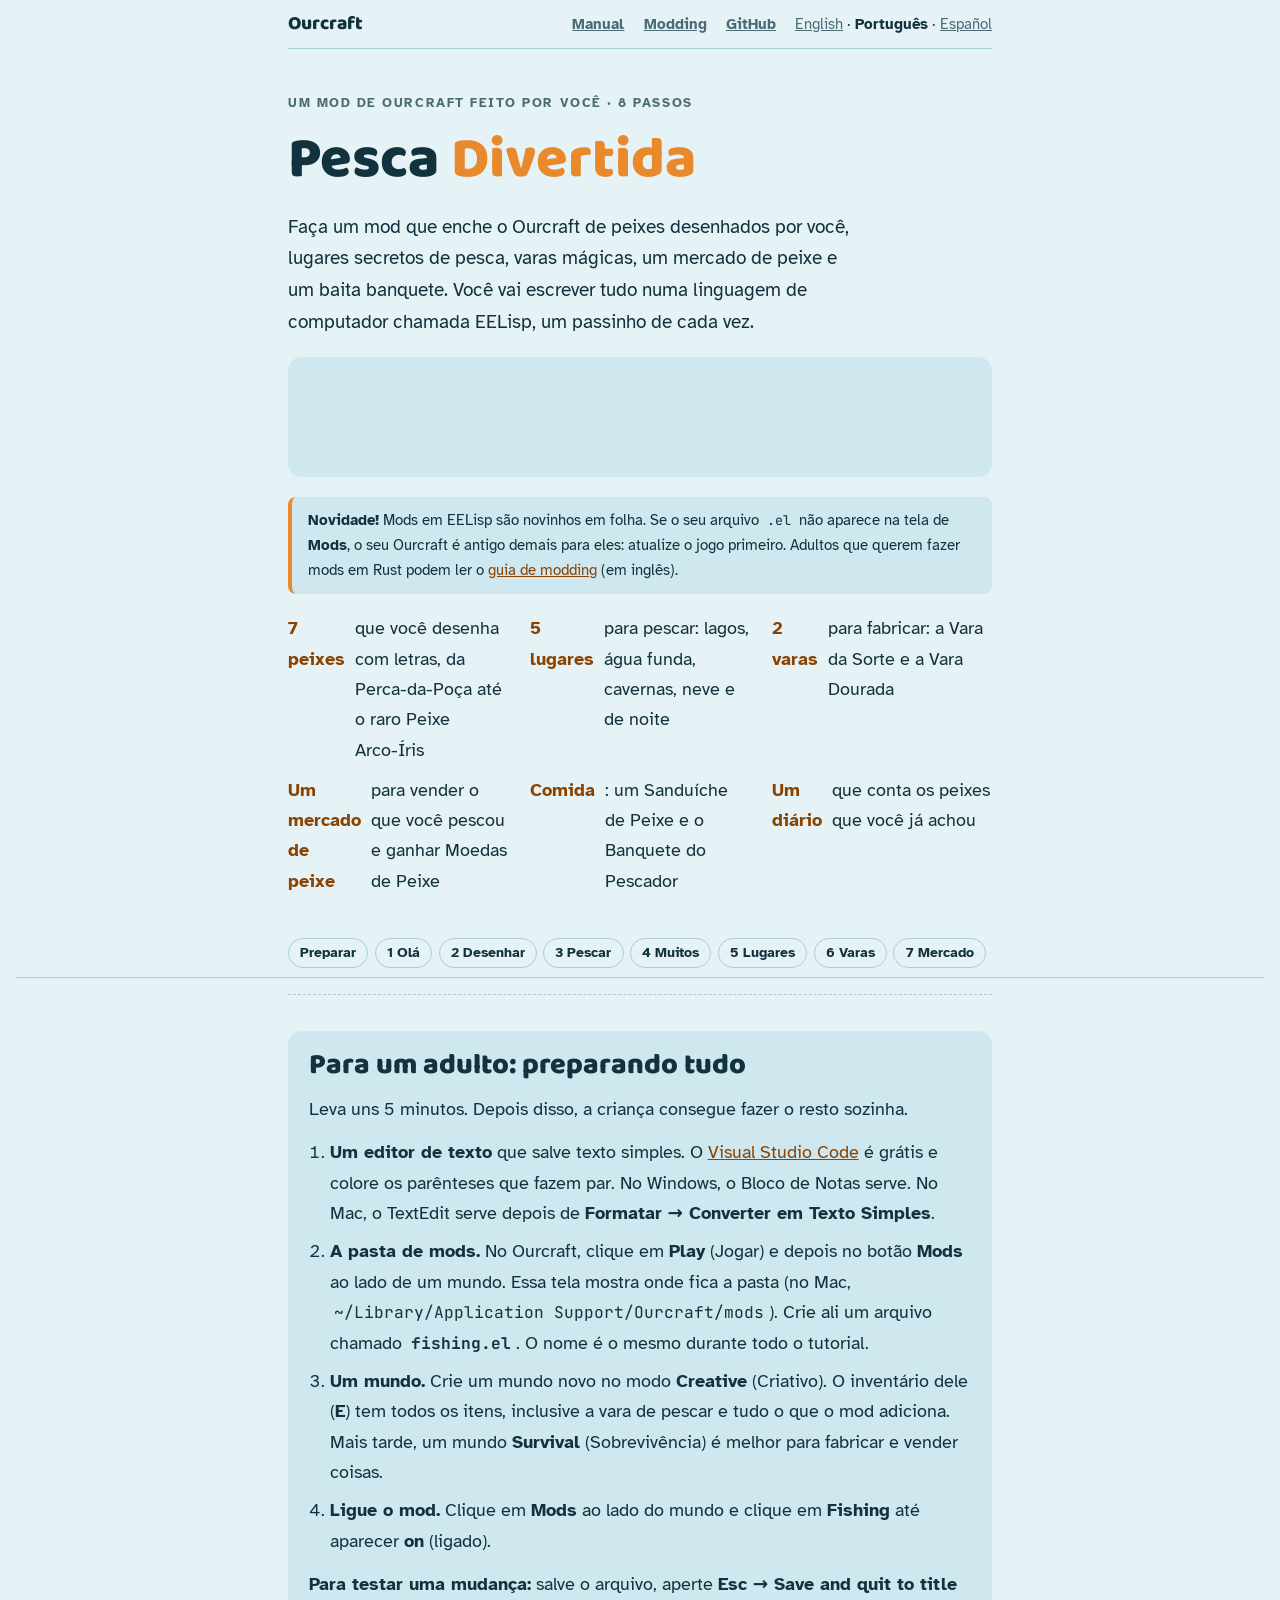
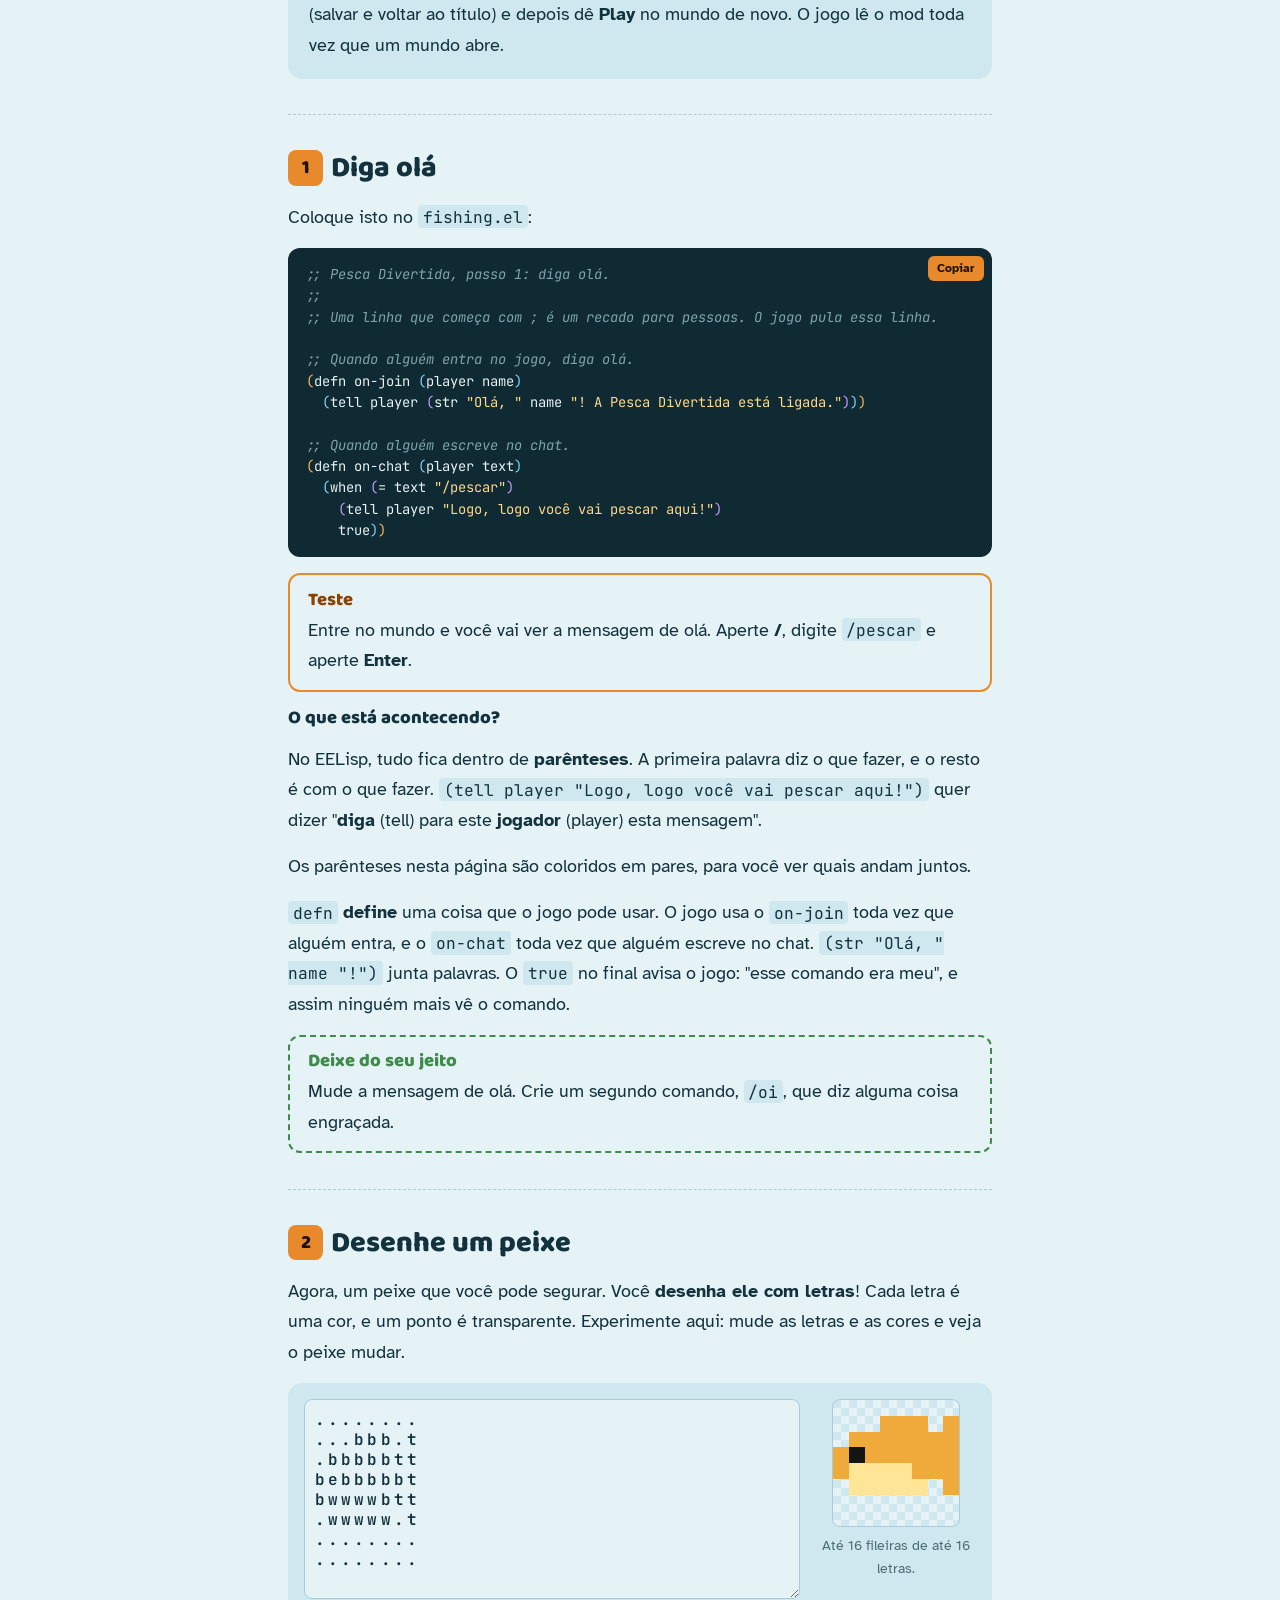
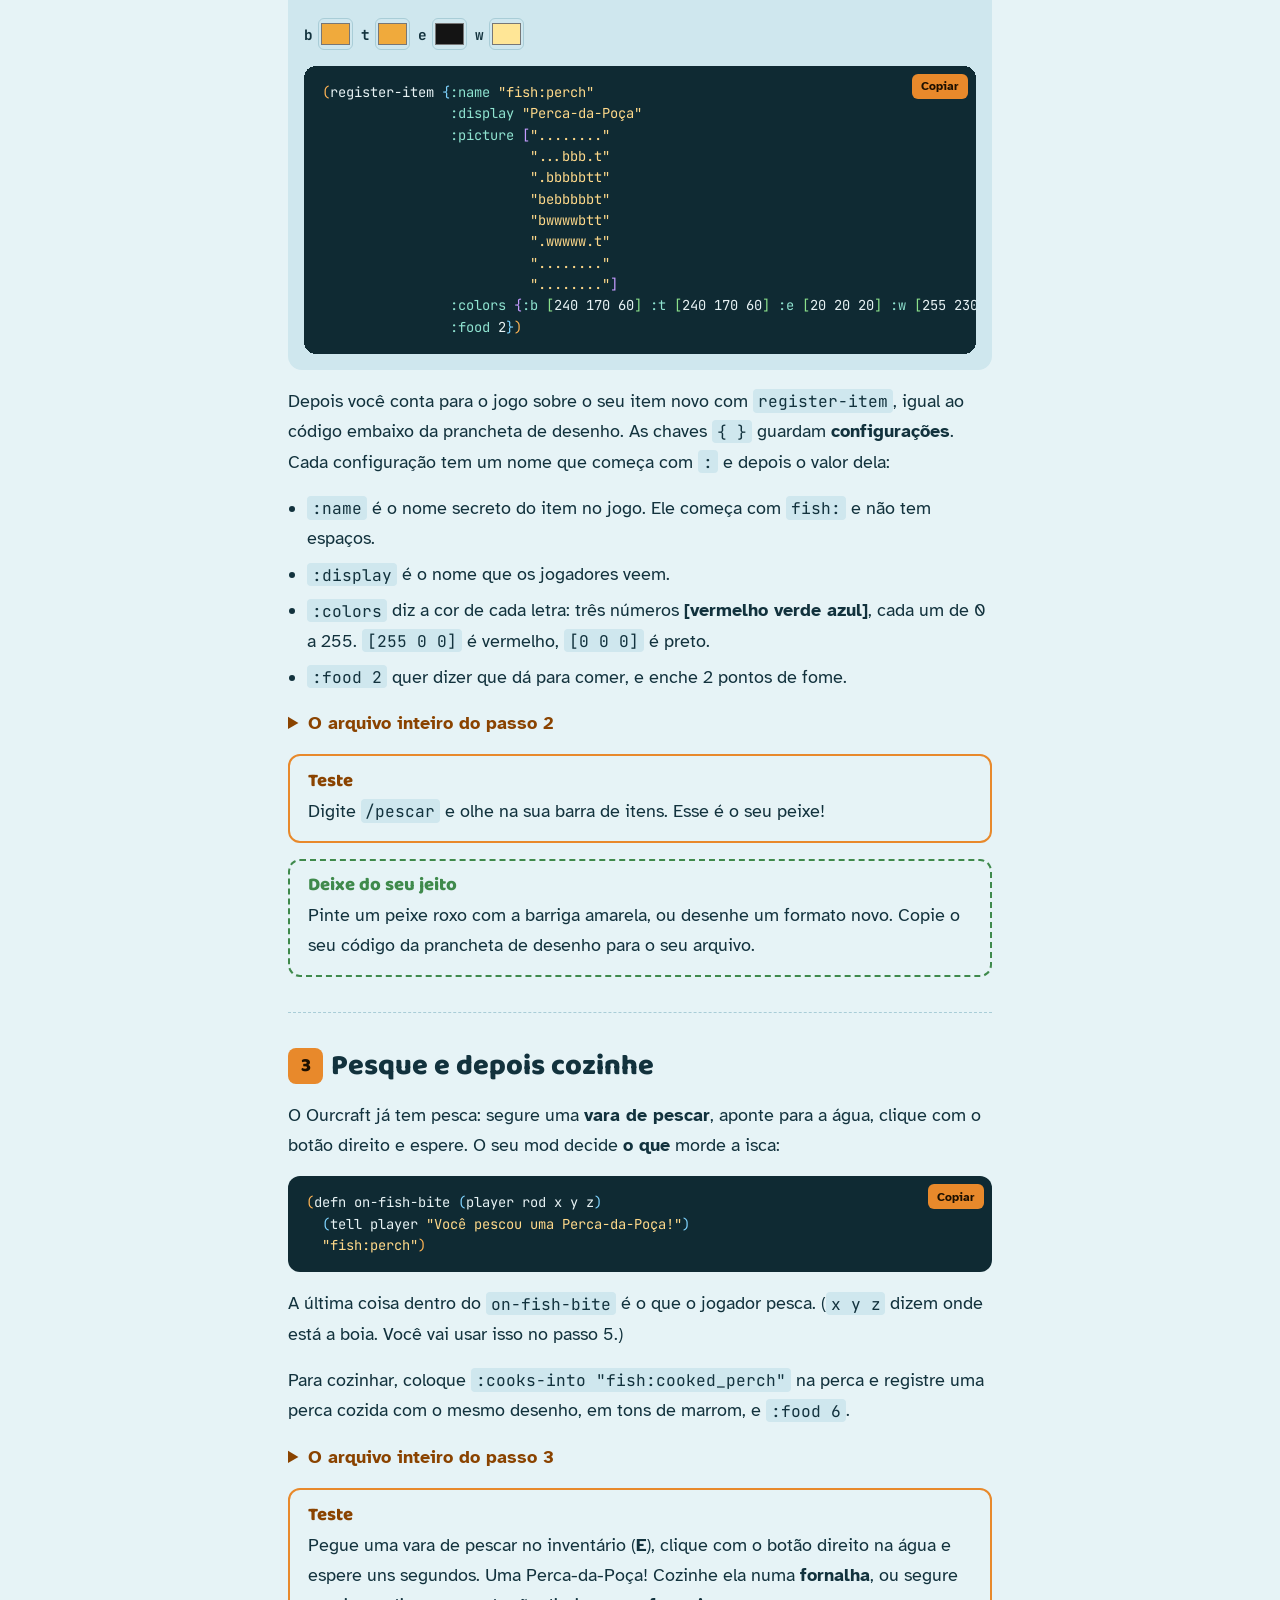
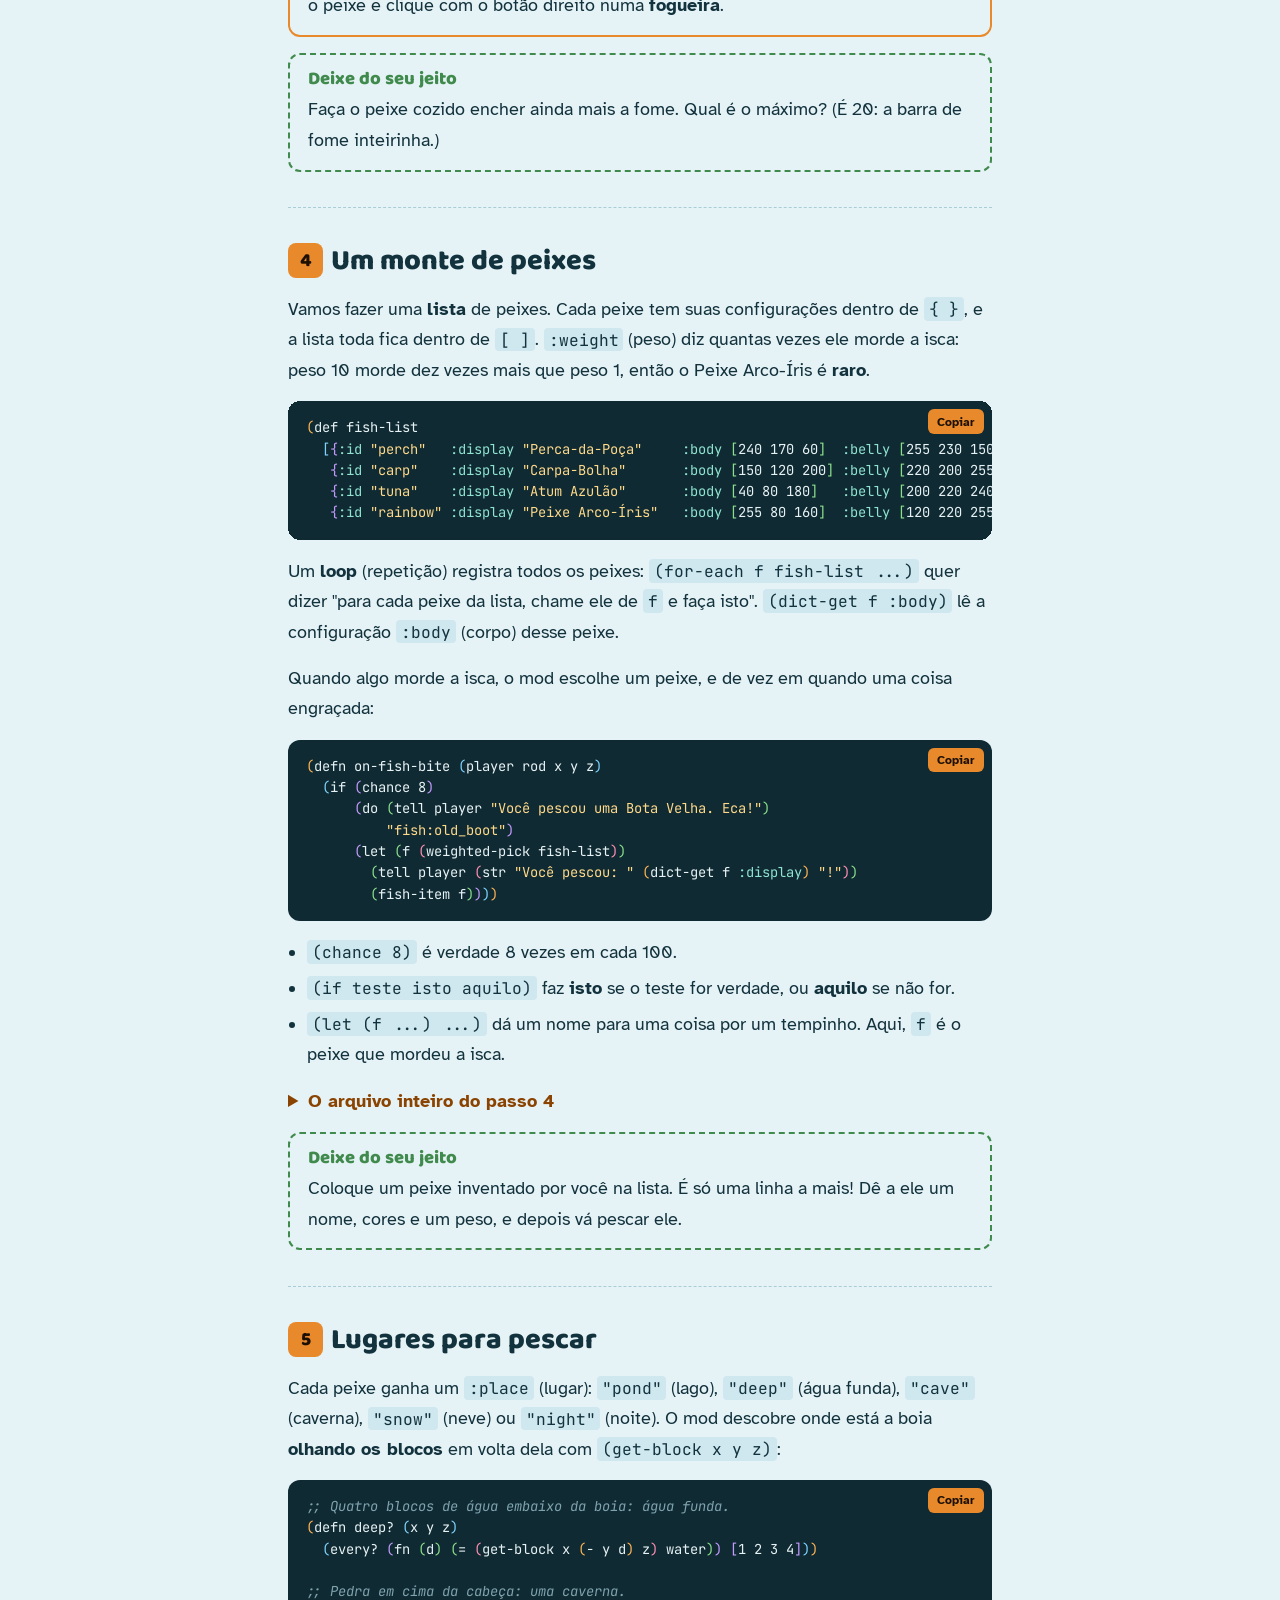
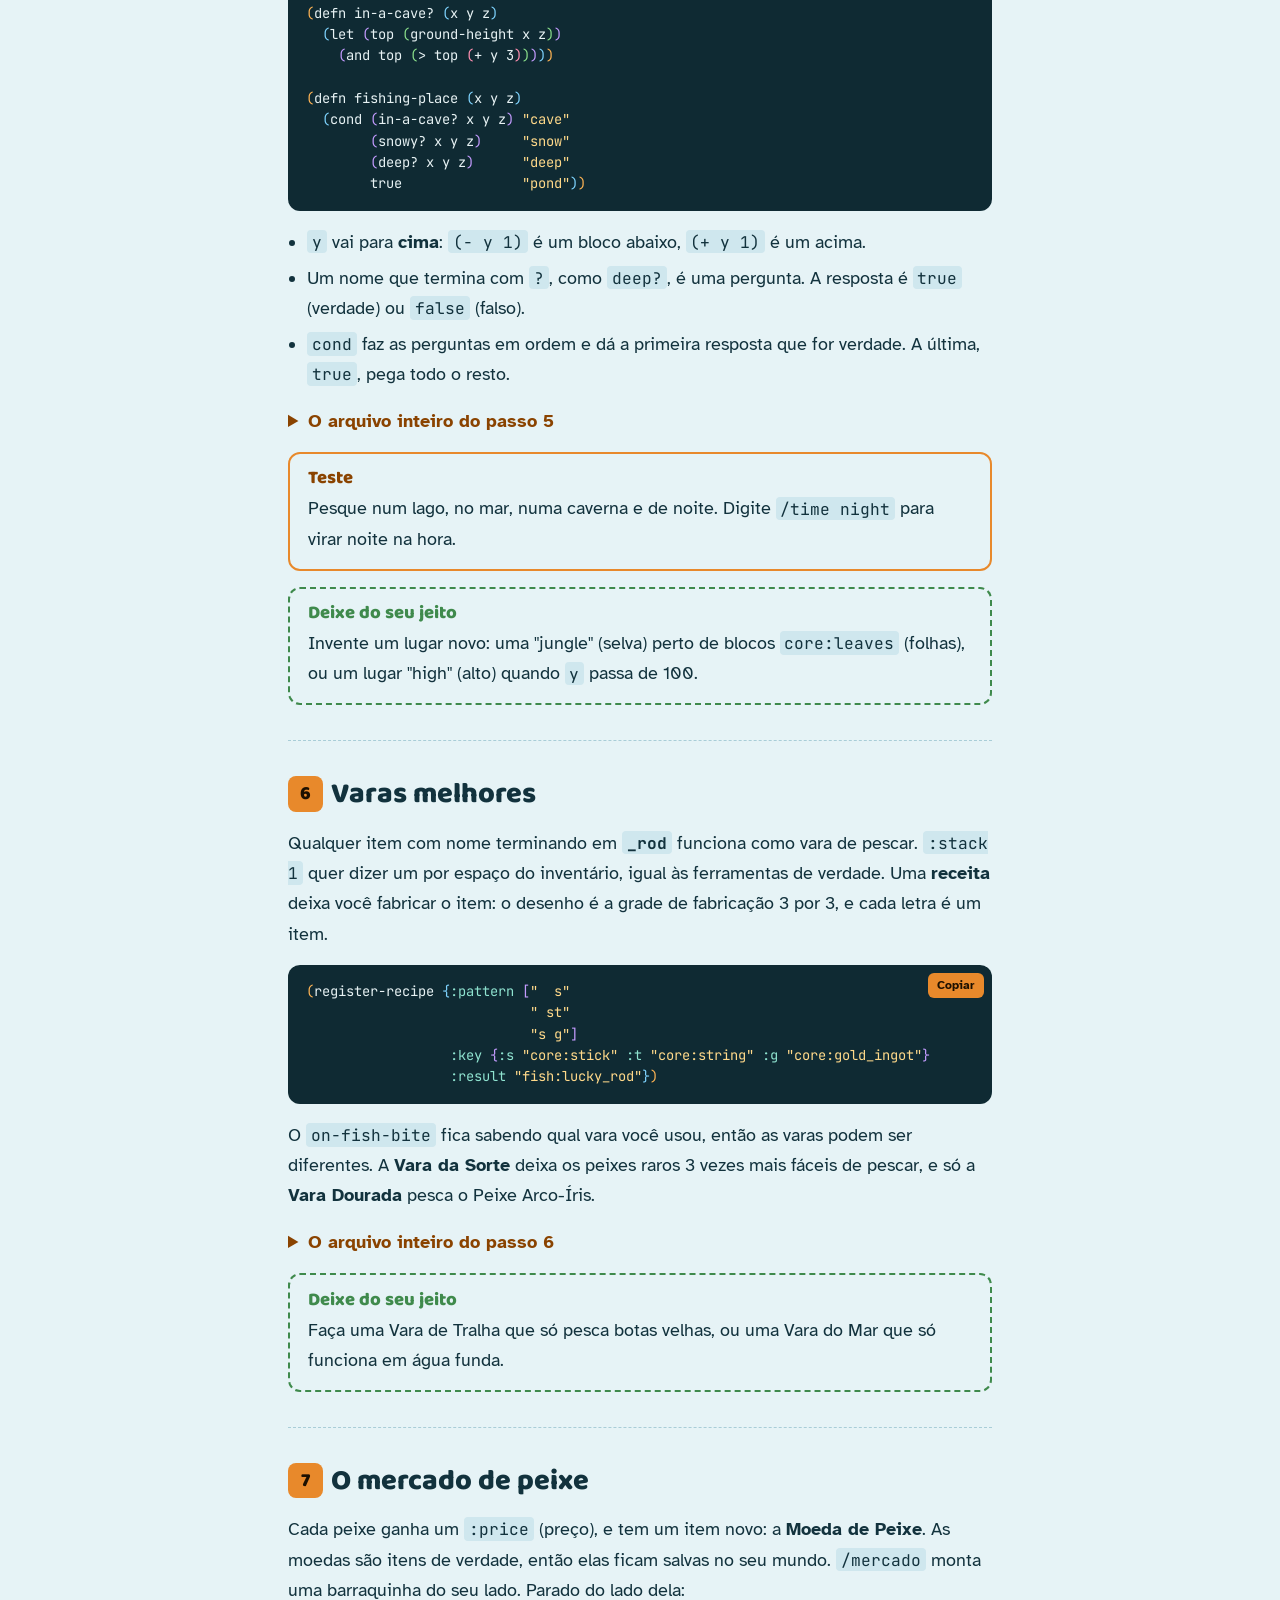
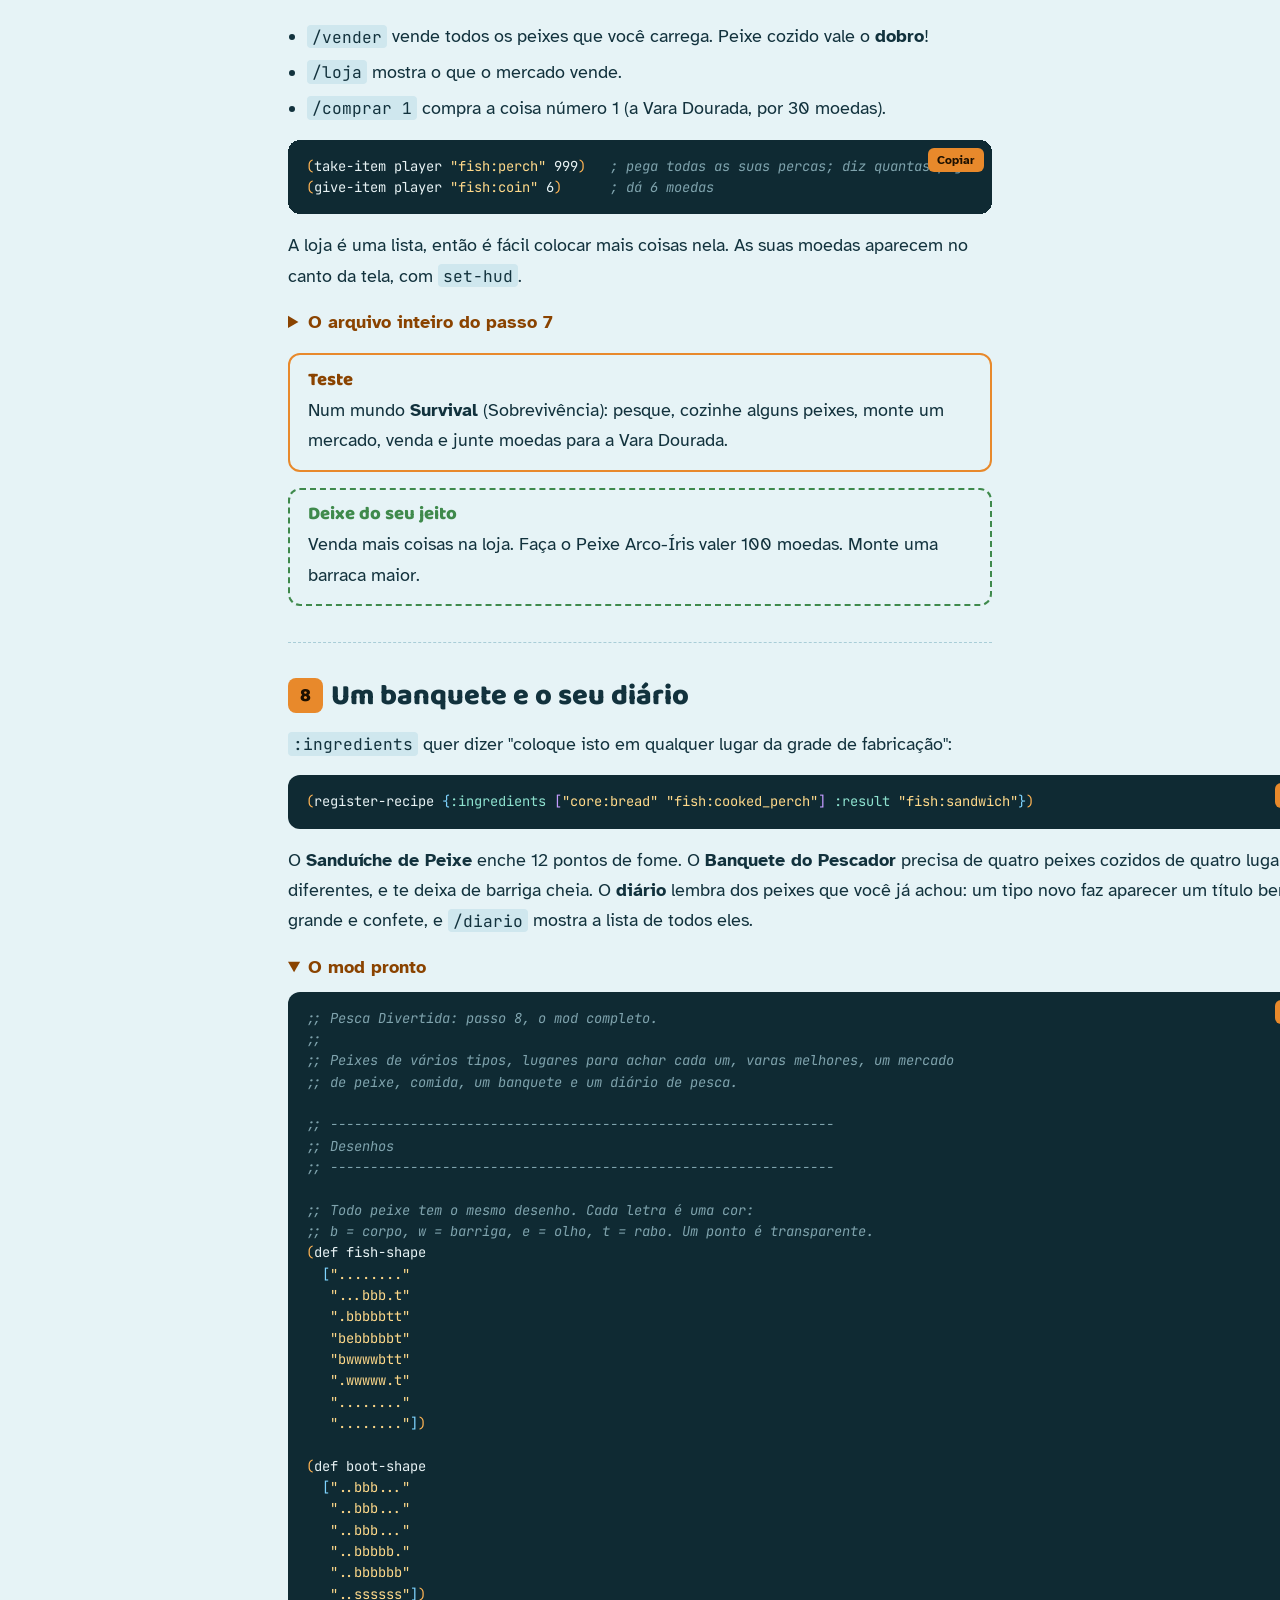
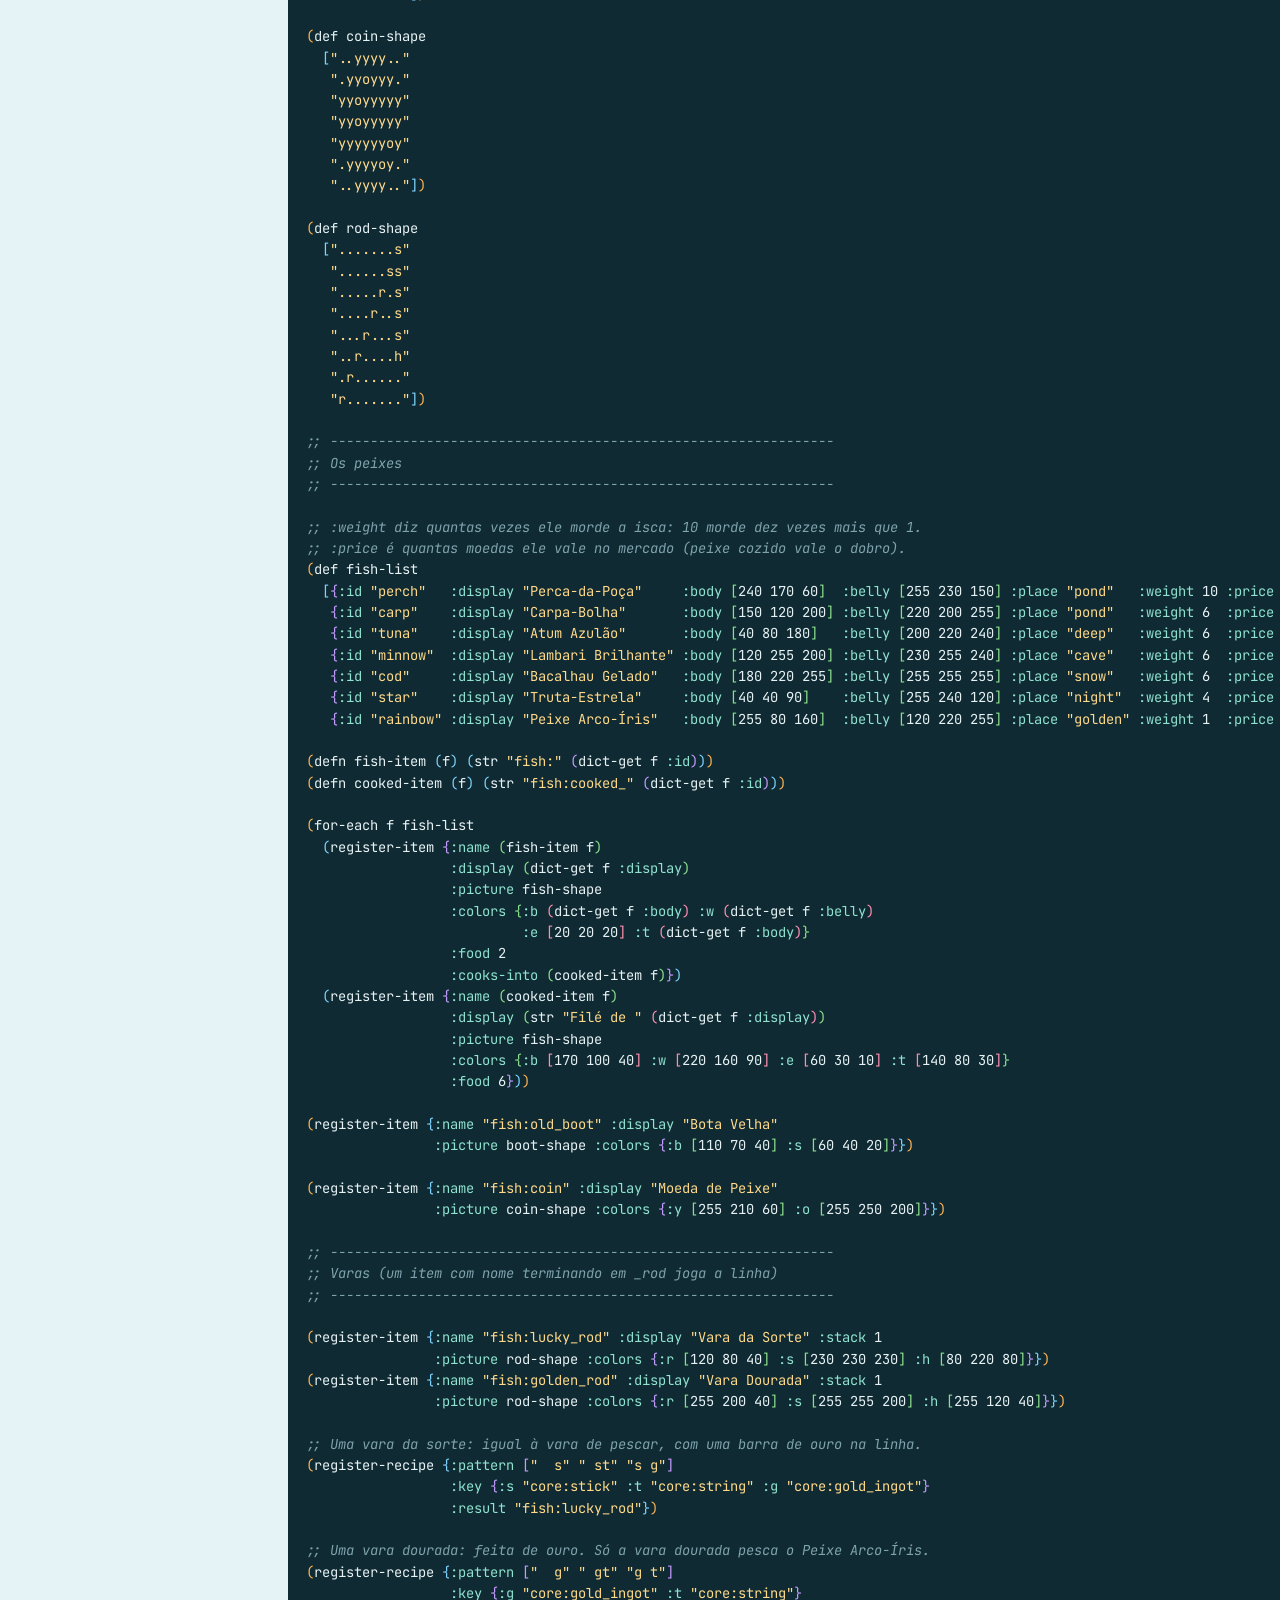
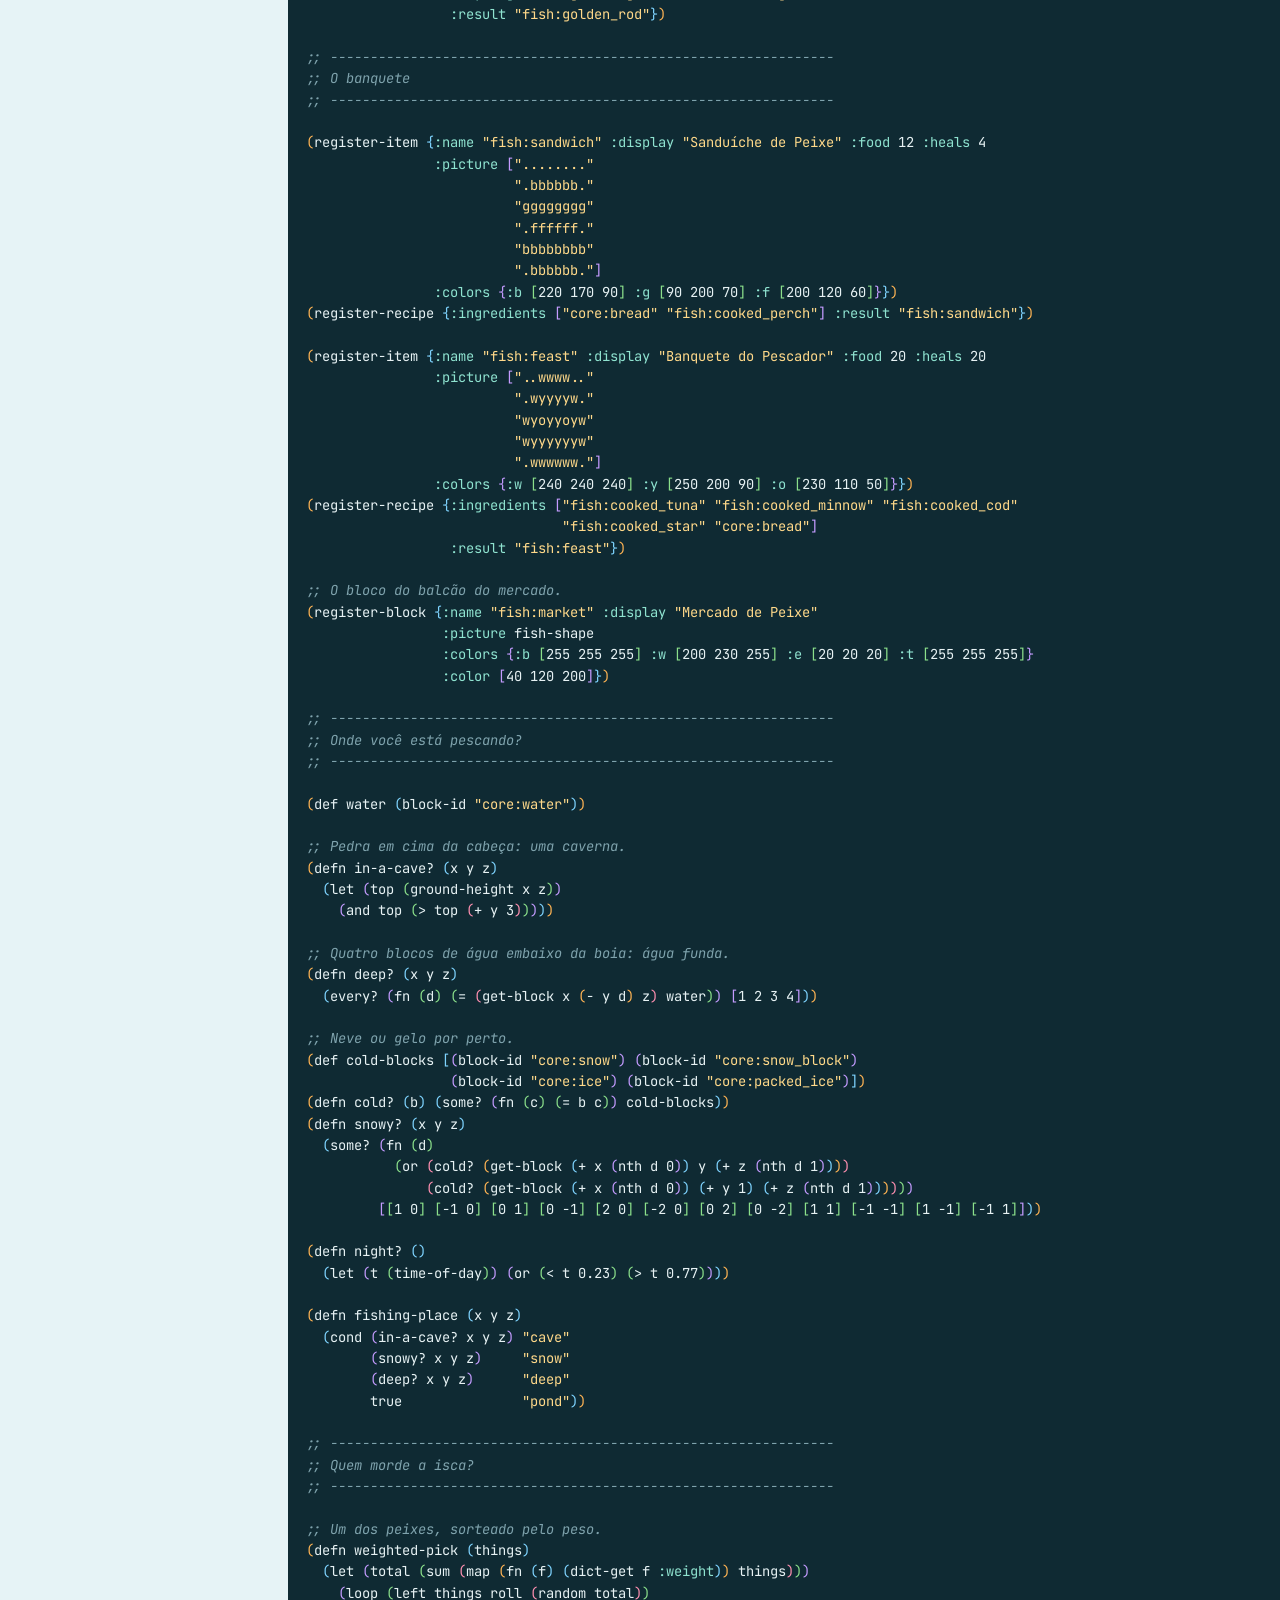
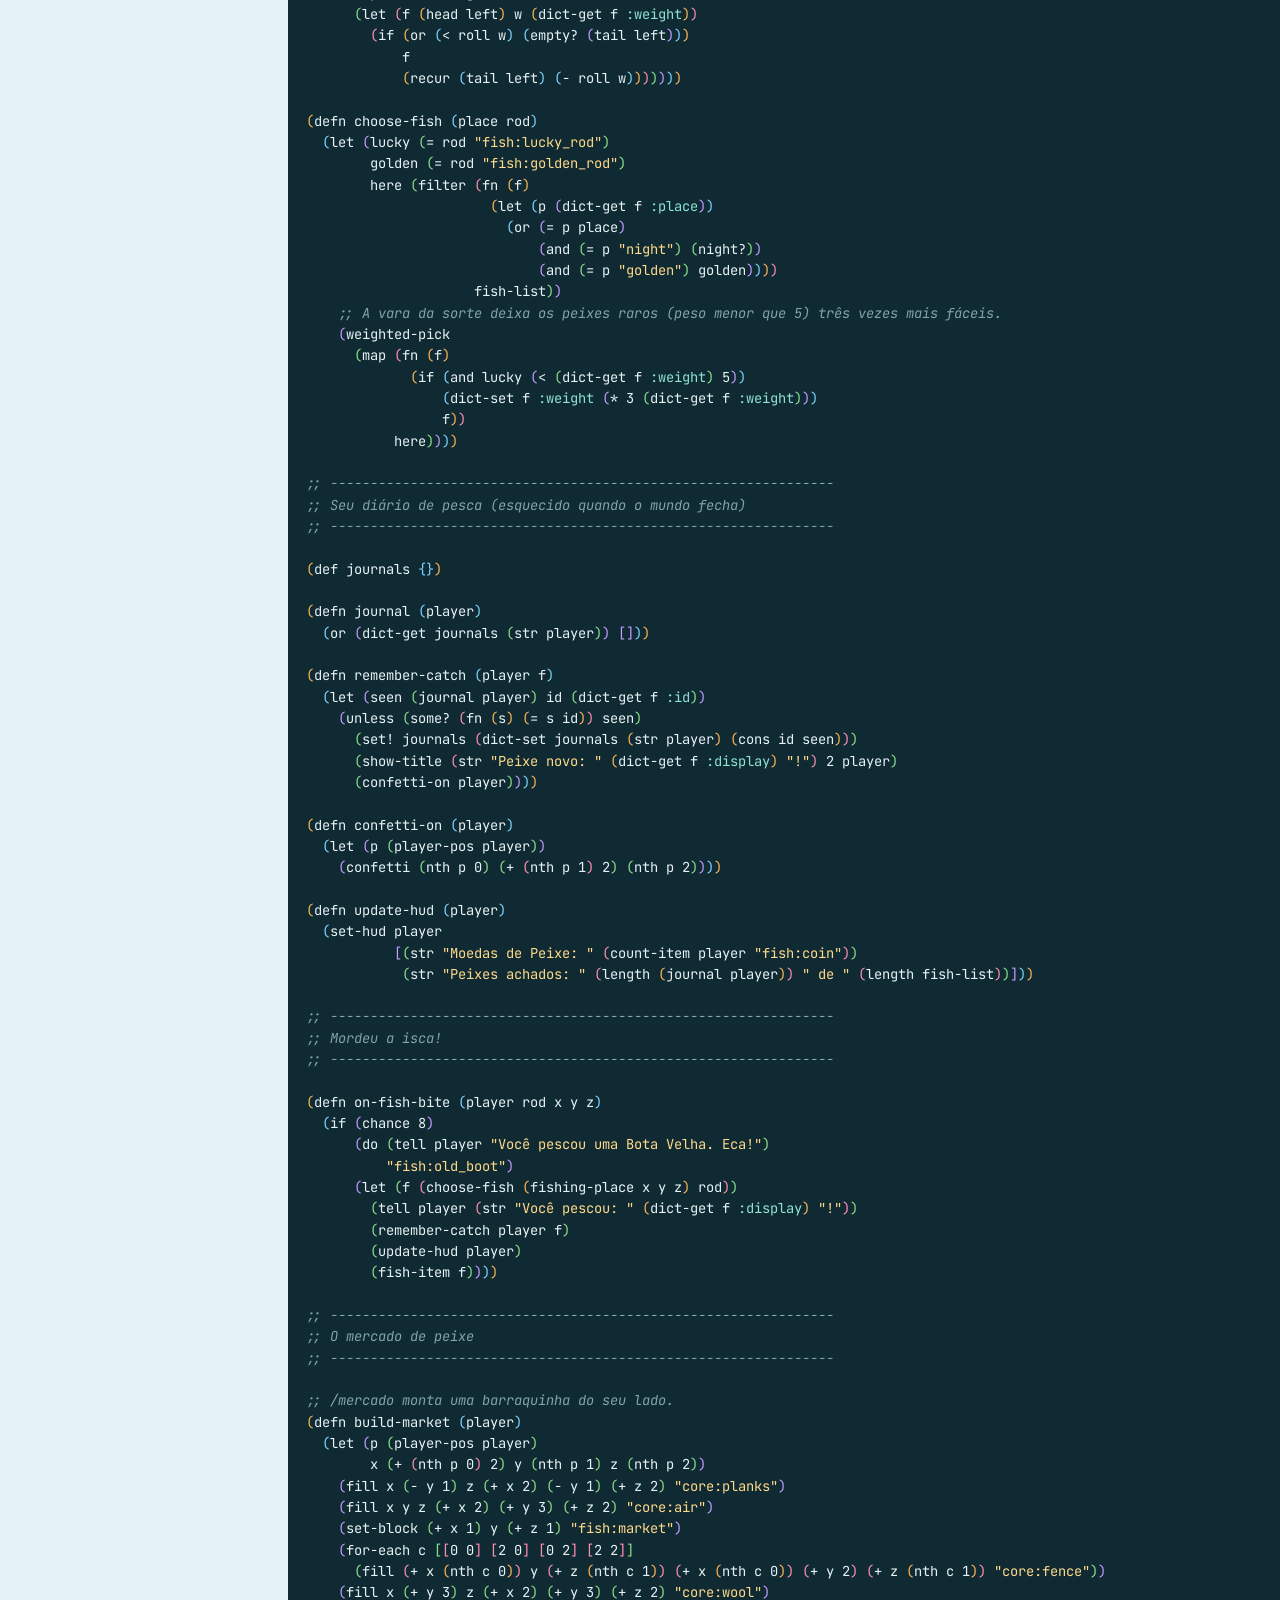
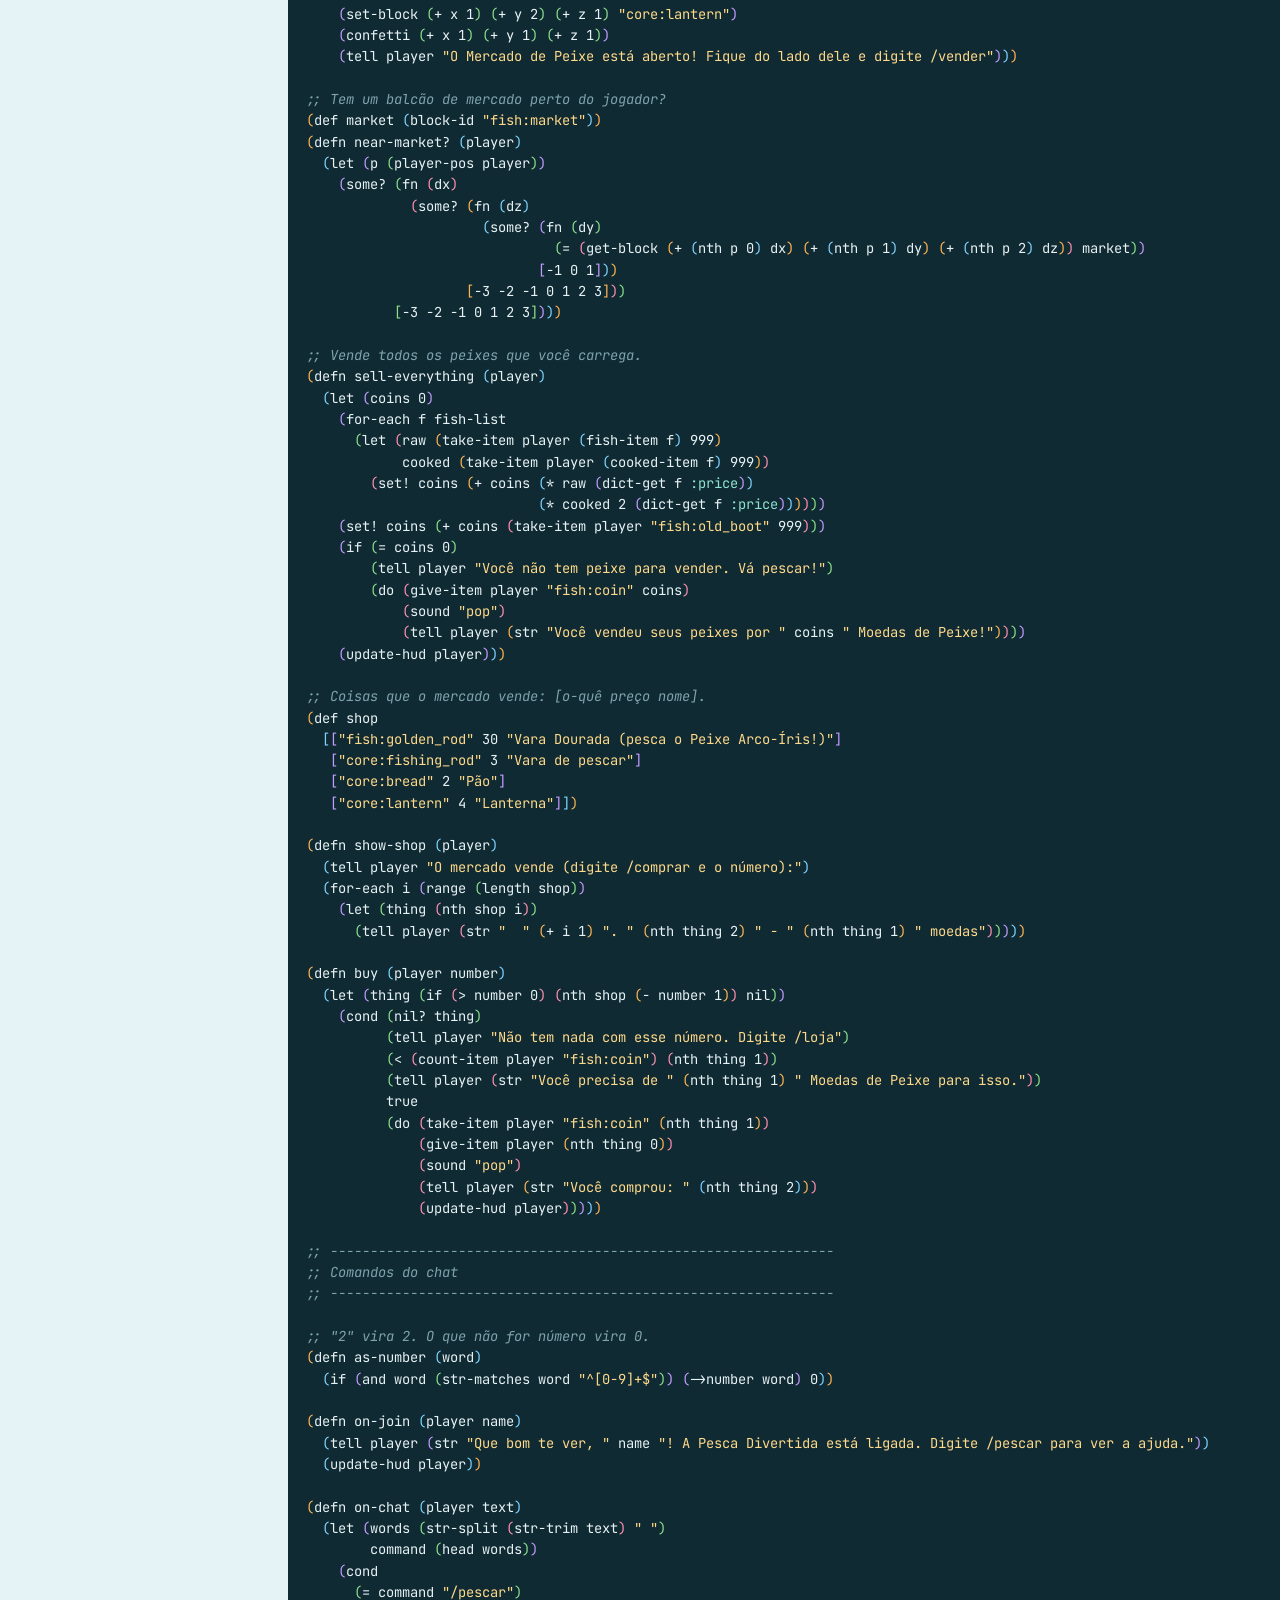
<file: fishing-pt-br.html>
<!doctype html>
<html lang="pt-BR">
<head>
<meta charset="utf-8">
<meta name="viewport" content="width=device-width, initial-scale=1, viewport-fit=cover">
<meta name="description" content="Um tutorial passo a passo para crianças: faça um mod de pesca para o Ourcraft em EELisp, com peixes desenhados por você, lugares para pescar, varas, um mercado de peixe e comida.">
<link rel="alternate" hreflang="en" href="https://rsantacroce.github.io/ourcraft-site/fishing.html">
<link rel="alternate" hreflang="pt-BR" href="https://rsantacroce.github.io/ourcraft-site/fishing-pt-br.html">
<link rel="alternate" hreflang="es-ES" href="https://rsantacroce.github.io/ourcraft-site/fishing-es.html">
<link rel="icon" href="assets/favicon.svg" type="image/svg+xml">
<title>Pesca Divertida · Ourcraft</title>
<link rel="preconnect" href="https://fonts.googleapis.com">
<link rel="preconnect" href="https://fonts.gstatic.com" crossorigin>
<link rel="stylesheet" href="https://fonts.googleapis.com/css2?family=Baloo+2:wght@600;800&family=Atkinson+Hyperlegible:ital,wght@0,400;0,700;1,400&family=JetBrains+Mono:wght@400;600&display=swap">
<style>
/* Layout: a pond you scroll down through. One narrow reading column, code blocks that may run wider, a sticky strip of the 8 steps. */
:root {
  --water: #e6f3f6;        /* page: shallow pond */
  --water-deep: #cfe7ee;   /* panels */
  --ink: #12323d;          /* text: deep-water ink */
  --ink-soft: #4b6b75;
  --perch: #e8892b;        /* accent: the Puddle Perch */
  --perch-ink: #8a4300;    /* accent text on light */
  --reed: #3f8a4c;         /* "make it yours" */
  --line: #a9cdd7;
  --code-bg: #0f2a33;
  --code-fg: #e7f2f4;
  --code-dim: #7fa3ad;
  --p1: #ffb454; --p2: #7fd4ff; --p3: #c49bff; --p4: #8be08b; --p5: #ff8fb1;
  --str: #ffd98a; --kw: #8fe3d0;
  --font-display: "Baloo 2", "Trebuchet MS", system-ui, sans-serif;
  --font-body: "Atkinson Hyperlegible", Verdana, system-ui, sans-serif;
  --font-code: "JetBrains Mono", ui-monospace, Menlo, Consolas, monospace;
  --step-1: clamp(1.05rem, 1rem + .25vw, 1.15rem);
  --step-2: clamp(1.4rem, 1.2rem + .9vw, 1.8rem);
  --step-3: clamp(2.2rem, 1.6rem + 3vw, 3.6rem);
}
@media (prefers-color-scheme: dark) { :root:not([data-theme="light"]) {
  --water: #0b1f26; --water-deep: #12313b; --ink: #dcefF3; --ink-soft: #9dbdc6;
  --perch: #f2a04e; --perch-ink: #ffbf7a; --reed: #7dd08a; --line: #24505d;
  --code-bg: #071419; --code-fg: #e7f2f4; --code-dim: #6f929c; color-scheme: dark } }
:root[data-theme="dark"] {
  --water: #0b1f26; --water-deep: #12313b; --ink: #dcefF3; --ink-soft: #9dbdc6;
  --perch: #f2a04e; --perch-ink: #ffbf7a; --reed: #7dd08a; --line: #24505d;
  --code-bg: #071419; --code-fg: #e7f2f4; --code-dim: #6f929c; color-scheme: dark }

* { box-sizing: border-box }
body { background: var(--water); color: var(--ink); font: 400 var(--step-1)/1.65 var(--font-body);
  padding-left: max(16px, env(safe-area-inset-left, 0px)); padding-right: max(16px, env(safe-area-inset-right, 0px)); padding-block: 0 4rem }
body::before { content: ""; position: fixed; inset: 0 0 auto; height: env(safe-area-inset-top, 0px); z-index: 10; background: var(--water) }
.col { max-width: 44rem; margin-inline: auto }
h1, h2, h3 { font-family: var(--font-display); line-height: 1.1; text-wrap: balance; margin: 0 }
h2 { font-size: var(--step-2); font-weight: 800 }
h3 { font-size: 1.15rem; font-weight: 800 }
p { margin: 0 }
a { color: var(--perch-ink) }
code { font-family: var(--font-code); font-size: .88em; background: var(--water-deep); padding: .05em .3em; border-radius: 4px }
:focus-visible { outline: 3px solid var(--perch); outline-offset: 2px }

/* Hero */
.hero { padding-block: 3rem 2rem; display: grid; gap: 1.2rem }
.hero .kicker { font: 700 .8rem/1 var(--font-body); letter-spacing: .12em; text-transform: uppercase; color: var(--ink-soft) }
.hero h1 { font-size: var(--step-3); font-weight: 800 }
.hero h1 em { font-style: normal; color: var(--perch) }
.hero .lead { font-size: 1.2rem; max-width: 36rem }
.pond { position: relative; height: 120px; border-radius: 14px; overflow: hidden;
  background: repeating-linear-gradient(180deg, var(--water-deep) 0 14px, transparent 14px 28px), var(--water-deep) }
.pond .swim { position: absolute; top: 34px; left: -90px; animation: swim 14s linear infinite }
.pond .swim.two { top: 70px; animation-duration: 19s; animation-delay: -8s }
@keyframes swim { to { transform: translateX(calc(44rem + 180px)) } }
@media (prefers-reduced-motion: reduce) { .pond .swim { animation: none; left: 20% } .pond .swim.two { left: 60% } }
.makes { display: grid; grid-template-columns: repeat(auto-fit, minmax(13rem, 1fr)); gap: .6rem 1.4rem; padding: 0; margin: 0; list-style: none }
.makes li { display: flex; gap: .6rem; align-items: baseline }
.makes b { color: var(--perch-ink) }

/* Step strip */
nav.steps { position: sticky; top: env(safe-area-inset-top, 0px); z-index: 5; background: var(--water); border-bottom: 1px solid var(--line); padding-block: .6rem; margin-bottom: 1rem }
nav.steps .col { display: flex; gap: .4rem; overflow-x: auto; scrollbar-width: none }
nav.steps a { flex: none; text-decoration: none; color: var(--ink); font: 700 .85rem/1 var(--font-body); padding: .45rem .7rem; border-radius: 999px; border: 1px solid var(--line); background: var(--water) }
nav.steps a:hover { border-color: var(--perch) }

/* Sections */
section { padding-block: 2.2rem; border-top: 1px dashed var(--line); display: grid; gap: 1rem }
.num { display: inline-grid; place-items: center; width: 2.2rem; height: 2.2rem; border-radius: 8px; background: var(--perch); color: #1d1000; font: 800 1.2rem/1 var(--font-display); margin-right: .5rem; vertical-align: .15em }
.grownup { background: var(--water-deep); border-radius: 14px; padding: 1.2rem 1.3rem; display: grid; gap: .8rem }
.grownup ol { margin: 0; padding-left: 1.3rem; display: grid; gap: .5rem }
.try, .yours { border-radius: 12px; padding: .9rem 1.1rem; display: grid; gap: .3rem }
.try { border: 2px solid var(--perch) }
.yours { border: 2px dashed var(--reed) }
.try h3 { color: var(--perch-ink) } .yours h3 { color: var(--reed) }
ul.plain { margin: 0; padding-left: 1.2rem; display: grid; gap: .35rem }

/* Code */
.code { position: relative; min-width: 0 }
.code pre { margin: 0; background: var(--code-bg); color: var(--code-fg); font: 400 .86rem/1.55 var(--font-code); padding: 1rem 1.1rem; border-radius: 12px; overflow-x: auto; tab-size: 2 }
.code .copy { position: absolute; top: .5rem; right: .5rem; font: 700 .75rem/1 var(--font-body); padding: .4rem .6rem; border-radius: 6px; border: 0; background: var(--perch); color: #1d1000; cursor: pointer }
.c-com { color: var(--code-dim); font-style: italic } .c-str { color: var(--str) } .c-kw { color: var(--kw) }
.d0 { color: var(--p1) } .d1 { color: var(--p2) } .d2 { color: var(--p3) } .d3 { color: var(--p4) } .d4 { color: var(--p5) }
details.file summary { cursor: pointer; font-weight: 700; color: var(--perch-ink) }
details.file[open] summary { margin-bottom: .6rem }

/* Fish drawing pad */
.pad { display: grid; grid-template-columns: minmax(0, 1fr) auto; gap: 1rem; background: var(--water-deep); border-radius: 14px; padding: 1rem }
.pad textarea { width: 100%; min-height: 12.5rem; resize: vertical; font: 600 1rem/1.25 var(--font-code); letter-spacing: .2em; background: var(--water); color: var(--ink); border: 1px solid var(--line); border-radius: 8px; padding: .6rem }
.pad .colors { display: flex; flex-wrap: wrap; gap: .5rem; margin-top: .6rem }
.pad label { display: inline-flex; align-items: center; gap: .3rem; font: 700 .9rem var(--font-code) }
.pad input[type=color] { width: 2.2rem; height: 2rem; border: 1px solid var(--line); border-radius: 6px; padding: 0; background: none }
.pad .preview { display: grid; gap: .5rem; justify-items: center; align-content: start }
.pad canvas { width: 128px; height: 128px; image-rendering: pixelated; border-radius: 8px; border: 1px solid var(--line);
  background: repeating-conic-gradient(var(--water) 0 25%, var(--water-deep) 0 50%) 0 0 / 16px 16px }
.pad .msg { font-size: .85rem; color: var(--ink-soft); max-width: 10rem; text-align: center }
.pad .full { grid-column: 1 / -1 }
@media (max-width: 34rem) { .pad { grid-template-columns: 1fr } }

/* Tables */
.tablewrap { overflow-x: auto }
table { border-collapse: collapse; width: 100%; font-size: .95rem }
th, td { text-align: left; vertical-align: top; padding: .5rem .6rem; border-bottom: 1px solid var(--line) }
th { font: 700 .75rem/1.2 var(--font-body); letter-spacing: .08em; text-transform: uppercase; color: var(--ink-soft) }
td:first-child { white-space: nowrap }
.warn { color: var(--perch-ink); font-weight: 700 }
html { padding-block: env(safe-area-inset-top, 0px) env(safe-area-inset-bottom, 0px) }
body { margin: 0 }
.sitebar { display: flex; flex-wrap: wrap; gap: .4rem 1.2rem; align-items: center; padding-block: .9rem; border-bottom: 1px solid var(--line); font: 700 .95rem/1.2 var(--font-body) }
.sitebar .home { font: 800 1.2rem/1 var(--font-display); color: var(--ink); text-decoration: none; margin-right: auto }
.sitebar a { color: var(--ink-soft) }
.langs { font-weight: 400 } .langs a[aria-current] { color: var(--ink); font-weight: 700; text-decoration: none }
.notice { background: var(--water-deep); border-left: 4px solid var(--perch); border-radius: 8px; padding: .7rem 1rem; font-size: .95rem }
footer { padding-block: 2rem; text-align: center; font-family: var(--font-display); font-size: 1.4rem }
</style>
</head>
<body>
<div class="col sitebar"><a class="home" href="./">Ourcraft</a><a href="manual.html">Manual</a><a href="modding.html">Modding</a><a href="https://github.com/rsantacroce/ourcraft">GitHub</a><span class="langs" aria-label="Idioma"><a href="fishing.html" lang="en">English</a> · <a href="fishing-pt-br.html" lang="pt-BR" aria-current="page">Português</a> · <a href="fishing-es.html" lang="es-ES">Español</a></span></div>

<header class="col hero">
  <div class="kicker">Um mod de Ourcraft feito por você · 8 passos</div>
  <h1>Pesca <em>Divertida</em></h1>
  <p class="lead">Faça um mod que enche o Ourcraft de peixes desenhados por você, lugares secretos de pesca, varas mágicas, um mercado de peixe e um baita banquete. Você vai escrever tudo numa linguagem de computador chamada EELisp, um passinho de cada vez.</p>
  <div class="pond" aria-hidden="true"><canvas class="swim" width="16" height="16" data-fish="perch" style="width:64px;height:64px;image-rendering:pixelated"></canvas><canvas class="swim two" width="16" height="16" data-fish="rainbow" style="width:56px;height:56px;image-rendering:pixelated"></canvas></div>
  <p class="notice"><b>Novidade!</b> Mods em EELisp são novinhos em folha. Se o seu arquivo <code>.el</code> não aparece na tela de <b>Mods</b>, o seu Ourcraft é antigo demais para eles: atualize o jogo primeiro. Adultos que querem fazer mods em Rust podem ler o <a href="modding.html">guia de modding</a> (em inglês).</p>
  <ul class="makes">
    <li><b>7 peixes</b> que você desenha com letras, da Perca-da-Poça até o raro Peixe Arco-Íris</li>
    <li><b>5 lugares</b> para pescar: lagos, água funda, cavernas, neve e de noite</li>
    <li><b>2 varas</b> para fabricar: a Vara da Sorte e a Vara Dourada</li>
    <li><b>Um mercado de peixe</b> para vender o que você pescou e ganhar Moedas de Peixe</li>
    <li><b>Comida</b>: um Sanduíche de Peixe e o Banquete do Pescador</li>
    <li><b>Um diário</b> que conta os peixes que você já achou</li>
  </ul>
</header>

<nav class="steps" aria-label="Passos"><div class="col">
  <a href="#ready">Preparar</a><a href="#step-1">1 Olá</a><a href="#step-2">2 Desenhar</a><a href="#step-3">3 Pescar</a><a href="#step-4">4 Muitos</a><a href="#step-5">5 Lugares</a><a href="#step-6">6 Varas</a><a href="#step-7">7 Mercado</a><a href="#step-8">8 Banquete</a><a href="#oops">Ops!</a><a href="#cheat">Colinha</a>
</div></nav>

<main class="col">

<section id="ready">
  <div class="grownup">
    <h2>Para um adulto: preparando tudo</h2>
    <p>Leva uns 5 minutos. Depois disso, a criança consegue fazer o resto sozinha.</p>
    <ol>
      <li><b>Um editor de texto</b> que salve texto simples. O <a href="https://code.visualstudio.com">Visual Studio Code</a> é grátis e colore os parênteses que fazem par. No Windows, o Bloco de Notas serve. No Mac, o TextEdit serve depois de <b>Formatar → Converter em Texto Simples</b>.</li>
      <li><b>A pasta de mods.</b> No Ourcraft, clique em <b>Play</b> (Jogar) e depois no botão <b>Mods</b> ao lado de um mundo. Essa tela mostra onde fica a pasta (no Mac, <code>~/Library/Application Support/Ourcraft/mods</code>). Crie ali um arquivo chamado <b><code>fishing.el</code></b>. O nome é o mesmo durante todo o tutorial.</li>
      <li><b>Um mundo.</b> Crie um mundo novo no modo <b>Creative</b> (Criativo). O inventário dele (<b>E</b>) tem todos os itens, inclusive a vara de pescar e tudo o que o mod adiciona. Mais tarde, um mundo <b>Survival</b> (Sobrevivência) é melhor para fabricar e vender coisas.</li>
      <li><b>Ligue o mod.</b> Clique em <b>Mods</b> ao lado do mundo e clique em <b>Fishing</b> até aparecer <b>on</b> (ligado).</li>
    </ol>
    <p><b>Para testar uma mudança:</b> salve o arquivo, aperte <b>Esc → Save and quit to title</b> (salvar e voltar ao título) e depois dê <b>Play</b> no mundo de novo. O jogo lê o mod toda vez que um mundo abre.</p>
  </div>
</section>

<section id="step-1">
  <h2><span class="num">1</span>Diga olá</h2>
  <p>Coloque isto no <code>fishing.el</code>:</p>
  <div class="code" data-src="1-hello"></div>
  <div class="try"><h3>Teste</h3><p>Entre no mundo e você vai ver a mensagem de olá. Aperte <b>/</b>, digite <code>/pescar</code> e aperte <b>Enter</b>.</p></div>
  <h3>O que está acontecendo?</h3>
  <p>No EELisp, tudo fica dentro de <b>parênteses</b>. A primeira palavra diz o que fazer, e o resto é com o que fazer. <code>(tell player "Logo, logo você vai pescar aqui!")</code> quer dizer "<b>diga</b> (tell) para este <b>jogador</b> (player) esta mensagem".</p>
  <p>Os parênteses nesta página são coloridos em pares, para você ver quais andam juntos.</p>
  <p><code>defn</code> <b>define</b> uma coisa que o jogo pode usar. O jogo usa o <code>on-join</code> toda vez que alguém entra, e o <code>on-chat</code> toda vez que alguém escreve no chat. <code>(str "Olá, " name "!")</code> junta palavras. O <code>true</code> no final avisa o jogo: "esse comando era meu", e assim ninguém mais vê o comando.</p>
  <div class="yours"><h3>Deixe do seu jeito</h3><p>Mude a mensagem de olá. Crie um segundo comando, <code>/oi</code>, que diz alguma coisa engraçada.</p></div>
</section>

<section id="step-2">
  <h2><span class="num">2</span>Desenhe um peixe</h2>
  <p>Agora, um peixe que você pode segurar. Você <b>desenha ele com letras</b>! Cada letra é uma cor, e um ponto é transparente. Experimente aqui: mude as letras e as cores e veja o peixe mudar.</p>
  <div class="pad">
    <div>
      <textarea id="pad-rows" spellcheck="false" aria-label="O desenho do peixe, uma fileira por linha"></textarea>
      <div class="colors" id="pad-colors"></div>
    </div>
    <div class="preview"><canvas id="pad-canvas" width="16" height="16" aria-label="Como o seu peixe fica"></canvas><div class="msg" id="pad-msg">Até 16 fileiras de até 16 letras.</div></div>
    <div class="code full" id="pad-code"></div>
  </div>
  <p>Depois você conta para o jogo sobre o seu item novo com <code>register-item</code>, igual ao código embaixo da prancheta de desenho. As chaves <code>{ }</code> guardam <b>configurações</b>. Cada configuração tem um nome que começa com <code>:</code> e depois o valor dela:</p>
  <ul class="plain">
    <li><code>:name</code> é o nome secreto do item no jogo. Ele começa com <code>fish:</code> e não tem espaços.</li>
    <li><code>:display</code> é o nome que os jogadores veem.</li>
    <li><code>:colors</code> diz a cor de cada letra: três números <b>[vermelho verde azul]</b>, cada um de 0 a 255. <code>[255 0 0]</code> é vermelho, <code>[0 0 0]</code> é preto.</li>
    <li><code>:food 2</code> quer dizer que dá para comer, e enche 2 pontos de fome.</li>
  </ul>
  <details class="file"><summary>O arquivo inteiro do passo 2</summary><div class="code" data-src="2-draw-a-fish"></div></details>
  <div class="try"><h3>Teste</h3><p>Digite <code>/pescar</code> e olhe na sua barra de itens. Esse é o seu peixe!</p></div>
  <div class="yours"><h3>Deixe do seu jeito</h3><p>Pinte um peixe roxo com a barriga amarela, ou desenhe um formato novo. Copie o seu código da prancheta de desenho para o seu arquivo.</p></div>
</section>

<section id="step-3">
  <h2><span class="num">3</span>Pesque e depois cozinhe</h2>
  <p>O Ourcraft já tem pesca: segure uma <b>vara de pescar</b>, aponte para a água, clique com o botão direito e espere. O seu mod decide <b>o que</b> morde a isca:</p>
  <div class="code" data-snip="(defn on-fish-bite (player rod x y z)
  (tell player &quot;Você pescou uma Perca-da-Poça!&quot;)
  &quot;fish:perch&quot;)"></div>
  <p>A última coisa dentro do <code>on-fish-bite</code> é o que o jogador pesca. (<code>x y z</code> dizem onde está a boia. Você vai usar isso no passo 5.)</p>
  <p>Para cozinhar, coloque <code>:cooks-into "fish:cooked_perch"</code> na perca e registre uma perca cozida com o mesmo desenho, em tons de marrom, e <code>:food 6</code>.</p>
  <details class="file"><summary>O arquivo inteiro do passo 3</summary><div class="code" data-src="3-catch-and-cook"></div></details>
  <div class="try"><h3>Teste</h3><p>Pegue uma vara de pescar no inventário (<b>E</b>), clique com o botão direito na água e espere uns segundos. Uma Perca-da-Poça! Cozinhe ela numa <b>fornalha</b>, ou segure o peixe e clique com o botão direito numa <b>fogueira</b>.</p></div>
  <div class="yours"><h3>Deixe do seu jeito</h3><p>Faça o peixe cozido encher ainda mais a fome. Qual é o máximo? (É 20: a barra de fome inteirinha.)</p></div>
</section>

<section id="step-4">
  <h2><span class="num">4</span>Um monte de peixes</h2>
  <p>Vamos fazer uma <b>lista</b> de peixes. Cada peixe tem suas configurações dentro de <code>{ }</code>, e a lista toda fica dentro de <code>[ ]</code>. <code>:weight</code> (peso) diz quantas vezes ele morde a isca: peso 10 morde dez vezes mais que peso 1, então o Peixe Arco-Íris é <b>raro</b>.</p>
  <div class="code" data-snip="(def fish-list
  [{:id &quot;perch&quot;   :display &quot;Perca-da-Poça&quot;     :body [240 170 60]  :belly [255 230 150] :weight 10}
   {:id &quot;carp&quot;    :display &quot;Carpa-Bolha&quot;       :body [150 120 200] :belly [220 200 255] :weight 6}
   {:id &quot;tuna&quot;    :display &quot;Atum Azulão&quot;       :body [40 80 180]   :belly [200 220 240] :weight 3}
   {:id &quot;rainbow&quot; :display &quot;Peixe Arco-Íris&quot;   :body [255 80 160]  :belly [120 220 255] :weight 1}])"></div>
  <p>Um <b>loop</b> (repetição) registra todos os peixes: <code>(for-each f fish-list ...)</code> quer dizer "para cada peixe da lista, chame ele de <code>f</code> e faça isto". <code>(dict-get f :body)</code> lê a configuração <code>:body</code> (corpo) desse peixe.</p>
  <p>Quando algo morde a isca, o mod escolhe um peixe, e de vez em quando uma coisa engraçada:</p>
  <div class="code" data-snip="(defn on-fish-bite (player rod x y z)
  (if (chance 8)
      (do (tell player &quot;Você pescou uma Bota Velha. Eca!&quot;)
          &quot;fish:old_boot&quot;)
      (let (f (weighted-pick fish-list))
        (tell player (str &quot;Você pescou: &quot; (dict-get f :display) &quot;!&quot;))
        (fish-item f))))"></div>
  <ul class="plain">
    <li><code>(chance 8)</code> é verdade 8 vezes em cada 100.</li>
    <li><code>(if teste isto aquilo)</code> faz <b>isto</b> se o teste for verdade, ou <b>aquilo</b> se não for.</li>
    <li><code>(let (f ...) ...)</code> dá um nome para uma coisa por um tempinho. Aqui, <code>f</code> é o peixe que mordeu a isca.</li>
  </ul>
  <details class="file"><summary>O arquivo inteiro do passo 4</summary><div class="code" data-src="4-many-fish"></div></details>
  <div class="yours"><h3>Deixe do seu jeito</h3><p>Coloque um peixe inventado por você na lista. É só uma linha a mais! Dê a ele um nome, cores e um peso, e depois vá pescar ele.</p></div>
</section>

<section id="step-5">
  <h2><span class="num">5</span>Lugares para pescar</h2>
  <p>Cada peixe ganha um <code>:place</code> (lugar): <code>"pond"</code> (lago), <code>"deep"</code> (água funda), <code>"cave"</code> (caverna), <code>"snow"</code> (neve) ou <code>"night"</code> (noite). O mod descobre onde está a boia <b>olhando os blocos</b> em volta dela com <code>(get-block x y z)</code>:</p>
  <div class="code" data-snip=";; Quatro blocos de água embaixo da boia: água funda.
(defn deep? (x y z)
  (every? (fn (d) (= (get-block x (- y d) z) water)) [1 2 3 4]))

;; Pedra em cima da cabeça: uma caverna.
(defn in-a-cave? (x y z)
  (let (top (ground-height x z))
    (and top (> top (+ y 3)))))

(defn fishing-place (x y z)
  (cond (in-a-cave? x y z) &quot;cave&quot;
        (snowy? x y z)     &quot;snow&quot;
        (deep? x y z)      &quot;deep&quot;
        true               &quot;pond&quot;))"></div>
  <ul class="plain">
    <li><code>y</code> vai para <b>cima</b>: <code>(- y 1)</code> é um bloco abaixo, <code>(+ y 1)</code> é um acima.</li>
    <li>Um nome que termina com <code>?</code>, como <code>deep?</code>, é uma pergunta. A resposta é <code>true</code> (verdade) ou <code>false</code> (falso).</li>
    <li><code>cond</code> faz as perguntas em ordem e dá a primeira resposta que for verdade. A última, <code>true</code>, pega todo o resto.</li>
  </ul>
  <details class="file"><summary>O arquivo inteiro do passo 5</summary><div class="code" data-src="5-fishing-places"></div></details>
  <div class="try"><h3>Teste</h3><p>Pesque num lago, no mar, numa caverna e de noite. Digite <code>/time night</code> para virar noite na hora.</p></div>
  <div class="yours"><h3>Deixe do seu jeito</h3><p>Invente um lugar novo: uma "jungle" (selva) perto de blocos <code>core:leaves</code> (folhas), ou um lugar "high" (alto) quando <code>y</code> passa de 100.</p></div>
</section>

<section id="step-6">
  <h2><span class="num">6</span>Varas melhores</h2>
  <p>Qualquer item com nome terminando em <b><code>_rod</code></b> funciona como vara de pescar. <code>:stack 1</code> quer dizer um por espaço do inventário, igual às ferramentas de verdade. Uma <b>receita</b> deixa você fabricar o item: o desenho é a grade de fabricação 3 por 3, e cada letra é um item.</p>
  <div class="code" data-snip="(register-recipe {:pattern [&quot;  s&quot;
                            &quot; st&quot;
                            &quot;s g&quot;]
                  :key {:s &quot;core:stick&quot; :t &quot;core:string&quot; :g &quot;core:gold_ingot&quot;}
                  :result &quot;fish:lucky_rod&quot;})"></div>
  <p>O <code>on-fish-bite</code> fica sabendo qual vara você usou, então as varas podem ser diferentes. A <b>Vara da Sorte</b> deixa os peixes raros 3 vezes mais fáceis de pescar, e só a <b>Vara Dourada</b> pesca o Peixe Arco-Íris.</p>
  <details class="file"><summary>O arquivo inteiro do passo 6</summary><div class="code" data-src="6-better-rods"></div></details>
  <div class="yours"><h3>Deixe do seu jeito</h3><p>Faça uma Vara de Tralha que só pesca botas velhas, ou uma Vara do Mar que só funciona em água funda.</p></div>
</section>

<section id="step-7">
  <h2><span class="num">7</span>O mercado de peixe</h2>
  <p>Cada peixe ganha um <code>:price</code> (preço), e tem um item novo: a <b>Moeda de Peixe</b>. As moedas são itens de verdade, então elas ficam salvas no seu mundo. <code>/mercado</code> monta uma barraquinha do seu lado. Parado do lado dela:</p>
  <ul class="plain">
    <li><code>/vender</code> vende todos os peixes que você carrega. Peixe cozido vale o <b>dobro</b>!</li>
    <li><code>/loja</code> mostra o que o mercado vende.</li>
    <li><code>/comprar 1</code> compra a coisa número 1 (a Vara Dourada, por 30 moedas).</li>
  </ul>
  <div class="code" data-snip="(take-item player &quot;fish:perch&quot; 999)   ; pega todas as suas percas; diz quantas pegou
(give-item player &quot;fish:coin&quot; 6)      ; dá 6 moedas"></div>
  <p>A loja é uma lista, então é fácil colocar mais coisas nela. As suas moedas aparecem no canto da tela, com <code>set-hud</code>.</p>
  <details class="file"><summary>O arquivo inteiro do passo 7</summary><div class="code" data-src="7-fish-market"></div></details>
  <div class="try"><h3>Teste</h3><p>Num mundo <b>Survival</b> (Sobrevivência): pesque, cozinhe alguns peixes, monte um mercado, venda e junte moedas para a Vara Dourada.</p></div>
  <div class="yours"><h3>Deixe do seu jeito</h3><p>Venda mais coisas na loja. Faça o Peixe Arco-Íris valer 100 moedas. Monte uma barraca maior.</p></div>
</section>

<section id="step-8">
  <h2><span class="num">8</span>Um banquete e o seu diário</h2>
  <p><code>:ingredients</code> quer dizer "coloque isto em qualquer lugar da grade de fabricação":</p>
  <div class="code" data-snip="(register-recipe {:ingredients [&quot;core:bread&quot; &quot;fish:cooked_perch&quot;] :result &quot;fish:sandwich&quot;})"></div>
  <p>O <b>Sanduíche de Peixe</b> enche 12 pontos de fome. O <b>Banquete do Pescador</b> precisa de quatro peixes cozidos de quatro lugares diferentes, e te deixa de barriga cheia. O <b>diário</b> lembra dos peixes que você já achou: um tipo novo faz aparecer um título bem grande e confete, e <code>/diario</code> mostra a lista de todos eles.</p>
  <details class="file" open><summary>O mod pronto</summary><div class="code" data-src="8-feast"></div></details>
  <div class="yours"><h3>Deixe do seu jeito</h3><p>Dê um prêmio para quem achar todos os peixes: 100 moedas, ou uma Vara Dourada!</p></div>
</section>

<section id="oops">
  <h2>Quando alguma coisa dá errado</h2>
  <p>O código de todo mundo dá errado às vezes, até o dos programadores adultos. Quando o seu mod tem um problema, o jogo avisa no <b>chat</b>, com uma mensagem que começa com <span class="warn">(!)</span>. As mensagens do jogo são em inglês. <b>The script has a problem</b> (o script tem um problema) quer dizer que o jogo não conseguiu ler o seu arquivo: ele para no primeiro problema, então tudo o que vem depois também fica faltando. <b>(on-chat …) failed</b> (falhou) quer dizer que algo deu errado dentro do <code>on-chat</code>.</p>
  <div class="tablewrap"><table>
    <thead><tr><th>O que aparece</th><th>O que conferir</th></tr></thead>
    <tbody>
      <tr><td><code>unclosed list</code></td><td>Um <code>(</code>, <code>[</code> ou <code>{</code> está sem o seu par. Conte eles!</td></tr>
      <tr><td><code>expected function, got number</code></td><td>Uma lista entre parênteses redondos, como <code>(255 0 0)</code>. Listas usam colchetes: <code>[255 0 0]</code>.</td></tr>
      <tr><td><code>the picture uses the letter z…</code></td><td>Uma letra no <code>:picture</code> que não está no <code>:colors</code>.</td></tr>
      <tr><td><code>there's already something with that name</code></td><td>Dois itens com o mesmo <code>:name</code>.</td></tr>
      <tr><td><code>Undefined symbol: …</code></td><td>Um nome escrito errado, ou uma coisa usada antes do seu <code>def</code>.</td></tr>
      <tr><td><code>there's no block called …</code></td><td>Nomes de blocos começam com <code>core:</code>, como <code>core:stone</code>.</td></tr>
      <tr><td>Não acontece nada</td><td>O mod está <b>on</b> (ligado) neste mundo? Você salvou e depois deu Play no mundo de novo?</td></tr>
    </tbody>
  </table></div>
</section>

<section id="cheat">
  <h2>Colinha</h2>
  <h3>O jogo chama estes no seu mod</h3>
  <div class="tablewrap"><table><tbody>
    <tr><td><code>(defn on-join (player name) …)</code></td><td>alguém entra no jogo</td></tr>
    <tr><td><code>(defn on-chat (player text) …)</code></td><td>alguém escreve no chat (devolva <code>true</code> se o comando for seu)</td></tr>
    <tr><td><code>(defn on-fish-bite (player rod x y z) …)</code></td><td>um peixe morde a isca (devolva o que a pessoa pesca)</td></tr>
    <tr><td><code>(defn on-block-change (player x y z old new) …)</code></td><td>um bloco é quebrado ou colocado (devolva <code>:deny</code> para impedir)</td></tr>
    <tr><td><code>(defn on-tick (tick) …)</code></td><td>20 vezes por segundo</td></tr>
  </tbody></table></div>
  <h3>O seu mod pode fazer isto</h3>
  <div class="tablewrap"><table><tbody>
    <tr><td><code>(tell player "oi")</code> · <code>(chat "oi")</code></td><td>uma mensagem para um jogador · para todo mundo</td></tr>
    <tr><td><code>(show-title "Uau!" 2 player)</code></td><td>texto grandão por 2 segundos</td></tr>
    <tr><td><code>(set-hud player ["linha 1" "linha 2"])</code></td><td>o painel no canto da tela</td></tr>
    <tr><td><code>(give-item player "fish:perch" 3)</code></td><td>dá itens</td></tr>
    <tr><td><code>(take-item player "fish:perch" 3)</code></td><td>pega até 3, e diz quantos pegou</td></tr>
    <tr><td><code>(count-item player "fish:coin")</code></td><td>quantos a pessoa tem</td></tr>
    <tr><td><code>(register-item {…})</code> · <code>(register-block {…})</code> · <code>(register-recipe {…})</code></td><td>coisas novas (só no começo do arquivo)</td></tr>
    <tr><td><code>(get-block x y z)</code> · <code>(set-block x y z "core:stone")</code></td><td>olha · muda um bloco</td></tr>
    <tr><td><code>(fill x1 y1 z1 x2 y2 z2 "core:glass")</code></td><td>uma caixa inteira de blocos</td></tr>
    <tr><td><code>(player-pos player)</code></td><td>onde a pessoa está, como <code>[x y z]</code></td></tr>
    <tr><td><code>(random 6)</code> · <code>(chance 25)</code> · <code>(pick ["a" "b"])</code></td><td>de 0 a 5 · verdade 25 vezes em 100 · um deles</td></tr>
    <tr><td><code>(confetti x y z)</code> · <code>(hearts x y z)</code> · <code>(sound "pop")</code></td><td>uma festinha</td></tr>
    <tr><td><code>(time-of-day)</code></td><td>0 é meia-noite, 0.5 é meio-dia</td></tr>
  </tbody></table></div>
  <h3>A linguagem</h3>
  <div class="tablewrap"><table><tbody>
    <tr><td><code>(def nome valor)</code></td><td>dá um nome para uma coisa</td></tr>
    <tr><td><code>(defn nome (entradas) …)</code></td><td>cria um comando seu</td></tr>
    <tr><td><code>(let (a 1 b 2) …)</code></td><td>nomes por um tempinho</td></tr>
    <tr><td><code>(if teste isto aquilo)</code> · <code>(when teste …)</code> · <code>(cond …)</code></td><td>escolher</td></tr>
    <tr><td><code>(for-each x lista …)</code></td><td>faz algo para cada coisa de uma lista</td></tr>
    <tr><td><code>(+ 1 2)</code> <code>(- 5 1)</code> <code>(* 2 3)</code> <code>(/ 10 2)</code></td><td>contas</td></tr>
    <tr><td><code>(= a b)</code> <code>(&lt; a b)</code> <code>(and …)</code> <code>(or …)</code> <code>(not …)</code></td><td>perguntas</td></tr>
    <tr><td><code>(str "a" 1 "b")</code></td><td>junta palavras</td></tr>
    <tr><td><code>[1 2 3]</code> · <code>(nth lista 0)</code></td><td>uma lista · a primeira coisa dela (a contagem começa no 0!)</td></tr>
    <tr><td><code>{:a 1}</code> · <code>(dict-get d :a)</code></td><td>configurações · ler uma delas</td></tr>
  </tbody></table></div>
  <h3>Mais ideias</h3>
  <ul class="plain">
    <li>Um <b>campeonato de pesca</b>: quem pescar mais peixes em 3 minutos ganha (conte o tempo com <code>on-tick</code>).</li>
    <li><b>Tesouro</b>: às vezes você pesca uma chave, ou um mapa.</li>
    <li>Um <b>peixe gigante</b> que precisa de três mordidas para ser pescado.</li>
  </ul>
</section>
</main>
<footer>Divirta-se, e mostre para os seus amigos o que você fez!</footer>


<script>
const STEPS = {"1-hello": ";; Pesca Divertida, passo 1: diga olá.\n;;\n;; Uma linha que começa com ; é um recado para pessoas. O jogo pula essa linha.\n\n;; Quando alguém entra no jogo, diga olá.\n(defn on-join (player name)\n  (tell player (str \"Olá, \" name \"! A Pesca Divertida está ligada.\")))\n\n;; Quando alguém escreve no chat.\n(defn on-chat (player text)\n  (when (= text \"/pescar\")\n    (tell player \"Logo, logo você vai pescar aqui!\")\n    true))\n", "2-draw-a-fish": ";; Pesca Divertida, passo 2: desenhe um peixe.\n\n;; Um desenho feito de letras. Cada letra é uma cor:\n;; b = corpo, w = barriga, e = olho, t = rabo. Um ponto é transparente.\n(def fish-shape\n  [\"........\"\n   \"...bbb.t\"\n   \".bbbbbtt\"\n   \"bebbbbbt\"\n   \"bwwwwbtt\"\n   \".wwwww.t\"\n   \"........\"\n   \"........\"])\n\n;; Um item novo: a Perca-da-Poça.\n(register-item {:name \"fish:perch\"\n                :display \"Perca-da-Poça\"\n                :picture fish-shape\n                :colors {:b [240 170 60] :w [255 230 150] :e [20 20 20] :t [240 170 60]}\n                :food 2})\n\n(defn on-join (player name)\n  (tell player (str \"Olá, \" name \"! A Pesca Divertida está ligada.\")))\n\n;; /pescar te dá um peixe, para você ver como ele é.\n(defn on-chat (player text)\n  (when (= text \"/pescar\")\n    (give-item player \"fish:perch\")\n    (tell player \"Aqui está uma Perca-da-Poça!\")\n    true))\n", "3-catch-and-cook": ";; Pesca Divertida, passo 3: pesque um peixe e depois cozinhe.\n\n(def fish-shape\n  [\"........\"\n   \"...bbb.t\"\n   \".bbbbbtt\"\n   \"bebbbbbt\"\n   \"bwwwwbtt\"\n   \".wwwww.t\"\n   \"........\"\n   \"........\"])\n\n;; :cooks-into diz o que a fornalha ou a fogueira faz com ele.\n(register-item {:name \"fish:perch\"\n                :display \"Perca-da-Poça\"\n                :picture fish-shape\n                :colors {:b [240 170 60] :w [255 230 150] :e [20 20 20] :t [240 170 60]}\n                :food 2\n                :cooks-into \"fish:cooked_perch\"})\n\n;; O mesmo desenho, só que marrom: está cozido!\n(register-item {:name \"fish:cooked_perch\"\n                :display \"Filé de Perca-da-Poça\"\n                :picture fish-shape\n                :colors {:b [170 100 40] :w [220 160 90] :e [60 30 10] :t [140 80 30]}\n                :food 6})\n\n;; Um peixe mordeu a isca! O que isto devolve é o que você pesca.\n(defn on-fish-bite (player rod x y z)\n  (tell player \"Você pescou uma Perca-da-Poça!\")\n  \"fish:perch\")\n\n(defn on-join (player name)\n  (tell player (str \"Olá, \" name \"! A Pesca Divertida está ligada.\")))\n\n(defn on-chat (player text)\n  (when (= text \"/pescar\")\n    (tell player \"Aponte uma vara de pescar para a água e clique com o botão direito. Depois é só esperar...\")\n    true))\n", "4-many-fish": ";; Pesca Divertida, passo 4: um monte de peixes.\n\n;; ---------------------------------------------------------------\n;; Desenhos\n;; ---------------------------------------------------------------\n\n(def fish-shape\n  [\"........\"\n   \"...bbb.t\"\n   \".bbbbbtt\"\n   \"bebbbbbt\"\n   \"bwwwwbtt\"\n   \".wwwww.t\"\n   \"........\"\n   \"........\"])\n\n(def boot-shape\n  [\"..bbb...\"\n   \"..bbb...\"\n   \"..bbb...\"\n   \"..bbbbb.\"\n   \"..bbbbbb\"\n   \"..ssssss\"])\n\n;; ---------------------------------------------------------------\n;; Os peixes\n;; ---------------------------------------------------------------\n\n;; :weight diz quantas vezes ele morde a isca: 10 morde dez vezes mais que 1.\n(def fish-list\n  [{:id \"perch\"   :display \"Perca-da-Poça\"     :body [240 170 60]  :belly [255 230 150] :weight 10}\n   {:id \"carp\"    :display \"Carpa-Bolha\"       :body [150 120 200] :belly [220 200 255] :weight 6}\n   {:id \"tuna\"    :display \"Atum Azulão\"       :body [40 80 180]   :belly [200 220 240] :weight 3}\n   {:id \"rainbow\" :display \"Peixe Arco-Íris\"   :body [255 80 160]  :belly [120 220 255] :weight 1}])\n\n(defn fish-item (f) (str \"fish:\" (dict-get f :id)))\n(defn cooked-item (f) (str \"fish:cooked_\" (dict-get f :id)))\n\n(for-each f fish-list\n  (register-item {:name (fish-item f)\n                  :display (dict-get f :display)\n                  :picture fish-shape\n                  :colors {:b (dict-get f :body) :w (dict-get f :belly)\n                           :e [20 20 20] :t (dict-get f :body)}\n                  :food 2\n                  :cooks-into (cooked-item f)})\n  (register-item {:name (cooked-item f)\n                  :display (str \"Filé de \" (dict-get f :display))\n                  :picture fish-shape\n                  :colors {:b [170 100 40] :w [220 160 90] :e [60 30 10] :t [140 80 30]}\n                  :food 6}))\n\n(register-item {:name \"fish:old_boot\" :display \"Bota Velha\"\n                :picture boot-shape :colors {:b [110 70 40] :s [60 40 20]}})\n\n;; ---------------------------------------------------------------\n;; Quem morde a isca?\n;; ---------------------------------------------------------------\n\n;; Um dos peixes, sorteado pelo peso.\n(defn weighted-pick (things)\n  (let (total (sum (map (fn (f) (dict-get f :weight)) things)))\n    (loop (left things roll (random total))\n      (let (f (head left) w (dict-get f :weight))\n        (if (or (< roll w) (empty? (tail left)))\n            f\n            (recur (tail left) (- roll w)))))))\n\n(defn on-fish-bite (player rod x y z)\n  (if (chance 8)\n      (do (tell player \"Você pescou uma Bota Velha. Eca!\")\n          \"fish:old_boot\")\n      (let (f (weighted-pick fish-list))\n        (tell player (str \"Você pescou: \" (dict-get f :display) \"!\"))\n        (fish-item f))))\n\n(defn on-join (player name)\n  (tell player (str \"Olá, \" name \"! A Pesca Divertida está ligada.\")))\n\n(defn on-chat (player text)\n  (when (= text \"/pescar\")\n    (tell player (str \"Existem \" (length fish-list) \" tipos de peixe. Será que você pesca todos?\"))\n    true))\n", "5-fishing-places": ";; Pesca Divertida, passo 5: lugares para pescar.\n\n;; ---------------------------------------------------------------\n;; Desenhos\n;; ---------------------------------------------------------------\n\n(def fish-shape\n  [\"........\"\n   \"...bbb.t\"\n   \".bbbbbtt\"\n   \"bebbbbbt\"\n   \"bwwwwbtt\"\n   \".wwwww.t\"\n   \"........\"\n   \"........\"])\n\n(def boot-shape\n  [\"..bbb...\"\n   \"..bbb...\"\n   \"..bbb...\"\n   \"..bbbbb.\"\n   \"..bbbbbb\"\n   \"..ssssss\"])\n\n;; ---------------------------------------------------------------\n;; Os peixes\n;; ---------------------------------------------------------------\n\n;; :weight diz quantas vezes ele morde a isca: 10 morde dez vezes mais que 1.\n(def fish-list\n  [{:id \"perch\"   :display \"Perca-da-Poça\"     :body [240 170 60]  :belly [255 230 150] :place \"pond\"   :weight 10}\n   {:id \"carp\"    :display \"Carpa-Bolha\"       :body [150 120 200] :belly [220 200 255] :place \"pond\"   :weight 6}\n   {:id \"tuna\"    :display \"Atum Azulão\"       :body [40 80 180]   :belly [200 220 240] :place \"deep\"   :weight 6}\n   {:id \"minnow\"  :display \"Lambari Brilhante\" :body [120 255 200] :belly [230 255 240] :place \"cave\"   :weight 6}\n   {:id \"cod\"     :display \"Bacalhau Gelado\"   :body [180 220 255] :belly [255 255 255] :place \"snow\"   :weight 6}\n   {:id \"star\"    :display \"Truta-Estrela\"     :body [40 40 90]    :belly [255 240 120] :place \"night\"  :weight 4}\n   {:id \"rainbow\" :display \"Peixe Arco-Íris\"   :body [255 80 160]  :belly [120 220 255] :place \"deep\"   :weight 1}])\n\n(defn fish-item (f) (str \"fish:\" (dict-get f :id)))\n(defn cooked-item (f) (str \"fish:cooked_\" (dict-get f :id)))\n\n(for-each f fish-list\n  (register-item {:name (fish-item f)\n                  :display (dict-get f :display)\n                  :picture fish-shape\n                  :colors {:b (dict-get f :body) :w (dict-get f :belly)\n                           :e [20 20 20] :t (dict-get f :body)}\n                  :food 2\n                  :cooks-into (cooked-item f)})\n  (register-item {:name (cooked-item f)\n                  :display (str \"Filé de \" (dict-get f :display))\n                  :picture fish-shape\n                  :colors {:b [170 100 40] :w [220 160 90] :e [60 30 10] :t [140 80 30]}\n                  :food 6}))\n\n(register-item {:name \"fish:old_boot\" :display \"Bota Velha\"\n                :picture boot-shape :colors {:b [110 70 40] :s [60 40 20]}})\n\n;; ---------------------------------------------------------------\n;; Onde você está pescando?\n;; ---------------------------------------------------------------\n\n(def water (block-id \"core:water\"))\n\n;; Pedra em cima da cabeça: uma caverna.\n(defn in-a-cave? (x y z)\n  (let (top (ground-height x z))\n    (and top (> top (+ y 3)))))\n\n;; Quatro blocos de água embaixo da boia: água funda.\n(defn deep? (x y z)\n  (every? (fn (d) (= (get-block x (- y d) z) water)) [1 2 3 4]))\n\n;; Neve ou gelo por perto.\n(def cold-blocks [(block-id \"core:snow\") (block-id \"core:snow_block\")\n                  (block-id \"core:ice\") (block-id \"core:packed_ice\")])\n(defn cold? (b) (some? (fn (c) (= b c)) cold-blocks))\n(defn snowy? (x y z)\n  (some? (fn (d)\n           (or (cold? (get-block (+ x (nth d 0)) y (+ z (nth d 1))))\n               (cold? (get-block (+ x (nth d 0)) (+ y 1) (+ z (nth d 1))))))\n         [[1 0] [-1 0] [0 1] [0 -1] [2 0] [-2 0] [0 2] [0 -2] [1 1] [-1 -1] [1 -1] [-1 1]]))\n\n(defn night? ()\n  (let (t (time-of-day)) (or (< t 0.23) (> t 0.77))))\n\n(defn fishing-place (x y z)\n  (cond (in-a-cave? x y z) \"cave\"\n        (snowy? x y z)     \"snow\"\n        (deep? x y z)      \"deep\"\n        true               \"pond\"))\n\n;; ---------------------------------------------------------------\n;; Quem morde a isca?\n;; ---------------------------------------------------------------\n\n;; Um dos peixes, sorteado pelo peso.\n(defn weighted-pick (things)\n  (let (total (sum (map (fn (f) (dict-get f :weight)) things)))\n    (loop (left things roll (random total))\n      (let (f (head left) w (dict-get f :weight))\n        (if (or (< roll w) (empty? (tail left)))\n            f\n            (recur (tail left) (- roll w)))))))\n\n(defn choose-fish (place)\n  (let (here (filter (fn (f)\n                       (let (p (dict-get f :place))\n                         (or (= p place)\n                             (and (= p \"night\") (night?)))))\n                     fish-list))\n    (weighted-pick here)))\n\n(defn on-fish-bite (player rod x y z)\n  (if (chance 8)\n      (do (tell player \"Você pescou uma Bota Velha. Eca!\")\n          \"fish:old_boot\")\n      (let (f (choose-fish (fishing-place x y z)))\n        (tell player (str \"Você pescou: \" (dict-get f :display) \"!\"))\n        (fish-item f))))\n\n(defn on-join (player name)\n  (tell player (str \"Olá, \" name \"! A Pesca Divertida está ligada.\")))\n\n(defn on-chat (player text)\n  (when (= text \"/pescar\")\n    (tell player \"Pesque em lagos, em água funda, em cavernas, na neve e de noite!\")\n    true))\n", "6-better-rods": ";; Pesca Divertida, passo 6: varas melhores.\n\n;; ---------------------------------------------------------------\n;; Desenhos\n;; ---------------------------------------------------------------\n\n(def fish-shape\n  [\"........\"\n   \"...bbb.t\"\n   \".bbbbbtt\"\n   \"bebbbbbt\"\n   \"bwwwwbtt\"\n   \".wwwww.t\"\n   \"........\"\n   \"........\"])\n\n(def boot-shape\n  [\"..bbb...\"\n   \"..bbb...\"\n   \"..bbb...\"\n   \"..bbbbb.\"\n   \"..bbbbbb\"\n   \"..ssssss\"])\n\n(def rod-shape\n  [\".......s\"\n   \"......ss\"\n   \".....r.s\"\n   \"....r..s\"\n   \"...r...s\"\n   \"..r....h\"\n   \".r......\"\n   \"r.......\"])\n\n;; ---------------------------------------------------------------\n;; Os peixes\n;; ---------------------------------------------------------------\n\n;; :weight diz quantas vezes ele morde a isca: 10 morde dez vezes mais que 1.\n(def fish-list\n  [{:id \"perch\"   :display \"Perca-da-Poça\"     :body [240 170 60]  :belly [255 230 150] :place \"pond\"   :weight 10}\n   {:id \"carp\"    :display \"Carpa-Bolha\"       :body [150 120 200] :belly [220 200 255] :place \"pond\"   :weight 6}\n   {:id \"tuna\"    :display \"Atum Azulão\"       :body [40 80 180]   :belly [200 220 240] :place \"deep\"   :weight 6}\n   {:id \"minnow\"  :display \"Lambari Brilhante\" :body [120 255 200] :belly [230 255 240] :place \"cave\"   :weight 6}\n   {:id \"cod\"     :display \"Bacalhau Gelado\"   :body [180 220 255] :belly [255 255 255] :place \"snow\"   :weight 6}\n   {:id \"star\"    :display \"Truta-Estrela\"     :body [40 40 90]    :belly [255 240 120] :place \"night\"  :weight 4}\n   {:id \"rainbow\" :display \"Peixe Arco-Íris\"   :body [255 80 160]  :belly [120 220 255] :place \"golden\" :weight 1}])\n\n(defn fish-item (f) (str \"fish:\" (dict-get f :id)))\n(defn cooked-item (f) (str \"fish:cooked_\" (dict-get f :id)))\n\n(for-each f fish-list\n  (register-item {:name (fish-item f)\n                  :display (dict-get f :display)\n                  :picture fish-shape\n                  :colors {:b (dict-get f :body) :w (dict-get f :belly)\n                           :e [20 20 20] :t (dict-get f :body)}\n                  :food 2\n                  :cooks-into (cooked-item f)})\n  (register-item {:name (cooked-item f)\n                  :display (str \"Filé de \" (dict-get f :display))\n                  :picture fish-shape\n                  :colors {:b [170 100 40] :w [220 160 90] :e [60 30 10] :t [140 80 30]}\n                  :food 6}))\n\n(register-item {:name \"fish:old_boot\" :display \"Bota Velha\"\n                :picture boot-shape :colors {:b [110 70 40] :s [60 40 20]}})\n\n;; ---------------------------------------------------------------\n;; Varas (um item com nome terminando em _rod joga a linha)\n;; ---------------------------------------------------------------\n\n(register-item {:name \"fish:lucky_rod\" :display \"Vara da Sorte\" :stack 1\n                :picture rod-shape :colors {:r [120 80 40] :s [230 230 230] :h [80 220 80]}})\n(register-item {:name \"fish:golden_rod\" :display \"Vara Dourada\" :stack 1\n                :picture rod-shape :colors {:r [255 200 40] :s [255 255 200] :h [255 120 40]}})\n\n;; Uma vara da sorte: igual à vara de pescar, com uma barra de ouro na linha.\n(register-recipe {:pattern [\"  s\" \" st\" \"s g\"]\n                  :key {:s \"core:stick\" :t \"core:string\" :g \"core:gold_ingot\"}\n                  :result \"fish:lucky_rod\"})\n\n;; Uma vara dourada: feita de ouro. Só a vara dourada pesca o Peixe Arco-Íris.\n(register-recipe {:pattern [\"  g\" \" gt\" \"g t\"]\n                  :key {:g \"core:gold_ingot\" :t \"core:string\"}\n                  :result \"fish:golden_rod\"})\n\n;; ---------------------------------------------------------------\n;; Onde você está pescando?\n;; ---------------------------------------------------------------\n\n(def water (block-id \"core:water\"))\n\n;; Pedra em cima da cabeça: uma caverna.\n(defn in-a-cave? (x y z)\n  (let (top (ground-height x z))\n    (and top (> top (+ y 3)))))\n\n;; Quatro blocos de água embaixo da boia: água funda.\n(defn deep? (x y z)\n  (every? (fn (d) (= (get-block x (- y d) z) water)) [1 2 3 4]))\n\n;; Neve ou gelo por perto.\n(def cold-blocks [(block-id \"core:snow\") (block-id \"core:snow_block\")\n                  (block-id \"core:ice\") (block-id \"core:packed_ice\")])\n(defn cold? (b) (some? (fn (c) (= b c)) cold-blocks))\n(defn snowy? (x y z)\n  (some? (fn (d)\n           (or (cold? (get-block (+ x (nth d 0)) y (+ z (nth d 1))))\n               (cold? (get-block (+ x (nth d 0)) (+ y 1) (+ z (nth d 1))))))\n         [[1 0] [-1 0] [0 1] [0 -1] [2 0] [-2 0] [0 2] [0 -2] [1 1] [-1 -1] [1 -1] [-1 1]]))\n\n(defn night? ()\n  (let (t (time-of-day)) (or (< t 0.23) (> t 0.77))))\n\n(defn fishing-place (x y z)\n  (cond (in-a-cave? x y z) \"cave\"\n        (snowy? x y z)     \"snow\"\n        (deep? x y z)      \"deep\"\n        true               \"pond\"))\n\n;; ---------------------------------------------------------------\n;; Quem morde a isca?\n;; ---------------------------------------------------------------\n\n;; Um dos peixes, sorteado pelo peso.\n(defn weighted-pick (things)\n  (let (total (sum (map (fn (f) (dict-get f :weight)) things)))\n    (loop (left things roll (random total))\n      (let (f (head left) w (dict-get f :weight))\n        (if (or (< roll w) (empty? (tail left)))\n            f\n            (recur (tail left) (- roll w)))))))\n\n(defn choose-fish (place rod)\n  (let (lucky (= rod \"fish:lucky_rod\")\n        golden (= rod \"fish:golden_rod\")\n        here (filter (fn (f)\n                       (let (p (dict-get f :place))\n                         (or (= p place)\n                             (and (= p \"night\") (night?))\n                             (and (= p \"golden\") golden))))\n                     fish-list))\n    ;; A vara da sorte deixa os peixes raros (peso menor que 5) três vezes mais fáceis.\n    (weighted-pick\n      (map (fn (f)\n             (if (and lucky (< (dict-get f :weight) 5))\n                 (dict-set f :weight (* 3 (dict-get f :weight)))\n                 f))\n           here))))\n\n(defn on-fish-bite (player rod x y z)\n  (if (chance 8)\n      (do (tell player \"Você pescou uma Bota Velha. Eca!\")\n          \"fish:old_boot\")\n      (let (f (choose-fish (fishing-place x y z) rod))\n        (tell player (str \"Você pescou: \" (dict-get f :display) \"!\"))\n        (fish-item f))))\n\n(defn on-join (player name)\n  (tell player (str \"Olá, \" name \"! A Pesca Divertida está ligada.\")))\n\n(defn on-chat (player text)\n  (when (= text \"/pescar\")\n    (tell player \"Fabrique uma Vara da Sorte ou uma Vara Dourada. Só a Vara Dourada pesca o Peixe Arco-Íris!\")\n    true))\n", "7-fish-market": ";; Pesca Divertida, passo 7: o mercado de peixe.\n\n;; ---------------------------------------------------------------\n;; Desenhos\n;; ---------------------------------------------------------------\n\n(def fish-shape\n  [\"........\"\n   \"...bbb.t\"\n   \".bbbbbtt\"\n   \"bebbbbbt\"\n   \"bwwwwbtt\"\n   \".wwwww.t\"\n   \"........\"\n   \"........\"])\n\n(def boot-shape\n  [\"..bbb...\"\n   \"..bbb...\"\n   \"..bbb...\"\n   \"..bbbbb.\"\n   \"..bbbbbb\"\n   \"..ssssss\"])\n\n(def coin-shape\n  [\"..yyyy..\"\n   \".yyoyyy.\"\n   \"yyoyyyyy\"\n   \"yyoyyyyy\"\n   \"yyyyyyoy\"\n   \".yyyyoy.\"\n   \"..yyyy..\"])\n\n(def rod-shape\n  [\".......s\"\n   \"......ss\"\n   \".....r.s\"\n   \"....r..s\"\n   \"...r...s\"\n   \"..r....h\"\n   \".r......\"\n   \"r.......\"])\n\n;; ---------------------------------------------------------------\n;; Os peixes\n;; ---------------------------------------------------------------\n\n;; :weight diz quantas vezes ele morde a isca: 10 morde dez vezes mais que 1.\n;; :price é quantas moedas ele vale no mercado (peixe cozido vale o dobro).\n(def fish-list\n  [{:id \"perch\"   :display \"Perca-da-Poça\"     :body [240 170 60]  :belly [255 230 150] :place \"pond\"   :weight 10 :price 2}\n   {:id \"carp\"    :display \"Carpa-Bolha\"       :body [150 120 200] :belly [220 200 255] :place \"pond\"   :weight 6  :price 3}\n   {:id \"tuna\"    :display \"Atum Azulão\"       :body [40 80 180]   :belly [200 220 240] :place \"deep\"   :weight 6  :price 5}\n   {:id \"minnow\"  :display \"Lambari Brilhante\" :body [120 255 200] :belly [230 255 240] :place \"cave\"   :weight 6  :price 6}\n   {:id \"cod\"     :display \"Bacalhau Gelado\"   :body [180 220 255] :belly [255 255 255] :place \"snow\"   :weight 6  :price 6}\n   {:id \"star\"    :display \"Truta-Estrela\"     :body [40 40 90]    :belly [255 240 120] :place \"night\"  :weight 4  :price 8}\n   {:id \"rainbow\" :display \"Peixe Arco-Íris\"   :body [255 80 160]  :belly [120 220 255] :place \"golden\" :weight 1  :price 50}])\n\n(defn fish-item (f) (str \"fish:\" (dict-get f :id)))\n(defn cooked-item (f) (str \"fish:cooked_\" (dict-get f :id)))\n\n(for-each f fish-list\n  (register-item {:name (fish-item f)\n                  :display (dict-get f :display)\n                  :picture fish-shape\n                  :colors {:b (dict-get f :body) :w (dict-get f :belly)\n                           :e [20 20 20] :t (dict-get f :body)}\n                  :food 2\n                  :cooks-into (cooked-item f)})\n  (register-item {:name (cooked-item f)\n                  :display (str \"Filé de \" (dict-get f :display))\n                  :picture fish-shape\n                  :colors {:b [170 100 40] :w [220 160 90] :e [60 30 10] :t [140 80 30]}\n                  :food 6}))\n\n(register-item {:name \"fish:old_boot\" :display \"Bota Velha\"\n                :picture boot-shape :colors {:b [110 70 40] :s [60 40 20]}})\n\n(register-item {:name \"fish:coin\" :display \"Moeda de Peixe\"\n                :picture coin-shape :colors {:y [255 210 60] :o [255 250 200]}})\n\n;; ---------------------------------------------------------------\n;; Varas (um item com nome terminando em _rod joga a linha)\n;; ---------------------------------------------------------------\n\n(register-item {:name \"fish:lucky_rod\" :display \"Vara da Sorte\" :stack 1\n                :picture rod-shape :colors {:r [120 80 40] :s [230 230 230] :h [80 220 80]}})\n(register-item {:name \"fish:golden_rod\" :display \"Vara Dourada\" :stack 1\n                :picture rod-shape :colors {:r [255 200 40] :s [255 255 200] :h [255 120 40]}})\n\n;; Uma vara da sorte: igual à vara de pescar, com uma barra de ouro na linha.\n(register-recipe {:pattern [\"  s\" \" st\" \"s g\"]\n                  :key {:s \"core:stick\" :t \"core:string\" :g \"core:gold_ingot\"}\n                  :result \"fish:lucky_rod\"})\n\n;; Uma vara dourada: feita de ouro. Só a vara dourada pesca o Peixe Arco-Íris.\n(register-recipe {:pattern [\"  g\" \" gt\" \"g t\"]\n                  :key {:g \"core:gold_ingot\" :t \"core:string\"}\n                  :result \"fish:golden_rod\"})\n\n;; O bloco do balcão do mercado.\n(register-block {:name \"fish:market\" :display \"Mercado de Peixe\"\n                 :picture fish-shape\n                 :colors {:b [255 255 255] :w [200 230 255] :e [20 20 20] :t [255 255 255]}\n                 :color [40 120 200]})\n\n;; ---------------------------------------------------------------\n;; Onde você está pescando?\n;; ---------------------------------------------------------------\n\n(def water (block-id \"core:water\"))\n\n;; Pedra em cima da cabeça: uma caverna.\n(defn in-a-cave? (x y z)\n  (let (top (ground-height x z))\n    (and top (> top (+ y 3)))))\n\n;; Quatro blocos de água embaixo da boia: água funda.\n(defn deep? (x y z)\n  (every? (fn (d) (= (get-block x (- y d) z) water)) [1 2 3 4]))\n\n;; Neve ou gelo por perto.\n(def cold-blocks [(block-id \"core:snow\") (block-id \"core:snow_block\")\n                  (block-id \"core:ice\") (block-id \"core:packed_ice\")])\n(defn cold? (b) (some? (fn (c) (= b c)) cold-blocks))\n(defn snowy? (x y z)\n  (some? (fn (d)\n           (or (cold? (get-block (+ x (nth d 0)) y (+ z (nth d 1))))\n               (cold? (get-block (+ x (nth d 0)) (+ y 1) (+ z (nth d 1))))))\n         [[1 0] [-1 0] [0 1] [0 -1] [2 0] [-2 0] [0 2] [0 -2] [1 1] [-1 -1] [1 -1] [-1 1]]))\n\n(defn night? ()\n  (let (t (time-of-day)) (or (< t 0.23) (> t 0.77))))\n\n(defn fishing-place (x y z)\n  (cond (in-a-cave? x y z) \"cave\"\n        (snowy? x y z)     \"snow\"\n        (deep? x y z)      \"deep\"\n        true               \"pond\"))\n\n;; ---------------------------------------------------------------\n;; Quem morde a isca?\n;; ---------------------------------------------------------------\n\n;; Um dos peixes, sorteado pelo peso.\n(defn weighted-pick (things)\n  (let (total (sum (map (fn (f) (dict-get f :weight)) things)))\n    (loop (left things roll (random total))\n      (let (f (head left) w (dict-get f :weight))\n        (if (or (< roll w) (empty? (tail left)))\n            f\n            (recur (tail left) (- roll w)))))))\n\n(defn choose-fish (place rod)\n  (let (lucky (= rod \"fish:lucky_rod\")\n        golden (= rod \"fish:golden_rod\")\n        here (filter (fn (f)\n                       (let (p (dict-get f :place))\n                         (or (= p place)\n                             (and (= p \"night\") (night?))\n                             (and (= p \"golden\") golden))))\n                     fish-list))\n    ;; A vara da sorte deixa os peixes raros (peso menor que 5) três vezes mais fáceis.\n    (weighted-pick\n      (map (fn (f)\n             (if (and lucky (< (dict-get f :weight) 5))\n                 (dict-set f :weight (* 3 (dict-get f :weight)))\n                 f))\n           here))))\n\n(defn update-hud (player)\n  (set-hud player [(str \"Moedas de Peixe: \" (count-item player \"fish:coin\"))]))\n\n(defn on-fish-bite (player rod x y z)\n  (if (chance 8)\n      (do (tell player \"Você pescou uma Bota Velha. Eca!\")\n          \"fish:old_boot\")\n      (let (f (choose-fish (fishing-place x y z) rod))\n        (tell player (str \"Você pescou: \" (dict-get f :display) \"!\"))\n        (fish-item f))))\n\n;; ---------------------------------------------------------------\n;; O mercado de peixe\n;; ---------------------------------------------------------------\n\n;; /mercado monta uma barraquinha do seu lado.\n(defn build-market (player)\n  (let (p (player-pos player)\n        x (+ (nth p 0) 2) y (nth p 1) z (nth p 2))\n    (fill x (- y 1) z (+ x 2) (- y 1) (+ z 2) \"core:planks\")\n    (fill x y z (+ x 2) (+ y 3) (+ z 2) \"core:air\")\n    (set-block (+ x 1) y (+ z 1) \"fish:market\")\n    (for-each c [[0 0] [2 0] [0 2] [2 2]]\n      (fill (+ x (nth c 0)) y (+ z (nth c 1)) (+ x (nth c 0)) (+ y 2) (+ z (nth c 1)) \"core:fence\"))\n    (fill x (+ y 3) z (+ x 2) (+ y 3) (+ z 2) \"core:wool\")\n    (set-block (+ x 1) (+ y 2) (+ z 1) \"core:lantern\")\n    (confetti (+ x 1) (+ y 1) (+ z 1))\n    (tell player \"O Mercado de Peixe está aberto! Fique do lado dele e digite /vender\")))\n\n;; Tem um balcão de mercado perto do jogador?\n(def market (block-id \"fish:market\"))\n(defn near-market? (player)\n  (let (p (player-pos player))\n    (some? (fn (dx)\n             (some? (fn (dz)\n                      (some? (fn (dy)\n                               (= (get-block (+ (nth p 0) dx) (+ (nth p 1) dy) (+ (nth p 2) dz)) market))\n                             [-1 0 1]))\n                    [-3 -2 -1 0 1 2 3]))\n           [-3 -2 -1 0 1 2 3])))\n\n;; Vende todos os peixes que você carrega.\n(defn sell-everything (player)\n  (let (coins 0)\n    (for-each f fish-list\n      (let (raw (take-item player (fish-item f) 999)\n            cooked (take-item player (cooked-item f) 999))\n        (set! coins (+ coins (* raw (dict-get f :price))\n                             (* cooked 2 (dict-get f :price))))))\n    (set! coins (+ coins (take-item player \"fish:old_boot\" 999)))\n    (if (= coins 0)\n        (tell player \"Você não tem peixe para vender. Vá pescar!\")\n        (do (give-item player \"fish:coin\" coins)\n            (sound \"pop\")\n            (tell player (str \"Você vendeu seus peixes por \" coins \" Moedas de Peixe!\"))))\n    (update-hud player)))\n\n;; Coisas que o mercado vende: [o-quê preço nome].\n(def shop\n  [[\"fish:golden_rod\" 30 \"Vara Dourada (pesca o Peixe Arco-Íris!)\"]\n   [\"core:fishing_rod\" 3 \"Vara de pescar\"]\n   [\"core:bread\" 2 \"Pão\"]\n   [\"core:lantern\" 4 \"Lanterna\"]])\n\n(defn show-shop (player)\n  (tell player \"O mercado vende (digite /comprar e o número):\")\n  (for-each i (range (length shop))\n    (let (thing (nth shop i))\n      (tell player (str \"  \" (+ i 1) \". \" (nth thing 2) \" - \" (nth thing 1) \" moedas\")))))\n\n(defn buy (player number)\n  (let (thing (if (> number 0) (nth shop (- number 1)) nil))\n    (cond (nil? thing)\n          (tell player \"Não tem nada com esse número. Digite /loja\")\n          (< (count-item player \"fish:coin\") (nth thing 1))\n          (tell player (str \"Você precisa de \" (nth thing 1) \" Moedas de Peixe para isso.\"))\n          true\n          (do (take-item player \"fish:coin\" (nth thing 1))\n              (give-item player (nth thing 0))\n              (sound \"pop\")\n              (tell player (str \"Você comprou: \" (nth thing 2)))\n              (update-hud player)))))\n\n;; ---------------------------------------------------------------\n;; Comandos do chat\n;; ---------------------------------------------------------------\n\n;; \"2\" vira 2. O que não for número vira 0.\n(defn as-number (word)\n  (if (and word (str-matches word \"^[0-9]+$\")) (->number word) 0))\n\n(defn on-join (player name)\n  (tell player (str \"Olá, \" name \"! A Pesca Divertida está ligada. Digite /pescar para ver a ajuda.\"))\n  (update-hud player))\n\n(defn on-chat (player text)\n  (let (words (str-split (str-trim text) \" \")\n        command (head words))\n    (cond\n      (= command \"/pescar\")\n      (do (tell player \"/mercado monta um mercado, /vender vende seus peixes,\")\n          (tell player \"/loja mostra o que você pode comprar.\")\n          true)\n      (= command \"/mercado\") (do (build-market player) true)\n      (= command \"/vender\")\n      (do (if (near-market? player)\n              (sell-everything player)\n              (tell player \"Fique do lado de um Mercado de Peixe para vender. (/mercado monta um)\"))\n          true)\n      (= command \"/loja\") (do (show-shop player) true)\n      (= command \"/comprar\")\n      (do (if (near-market? player)\n              (buy player (as-number (nth words 1)))\n              (tell player \"Fique do lado de um Mercado de Peixe para comprar.\"))\n          true)\n      true nil)))\n", "8-feast": ";; Pesca Divertida: passo 8, o mod completo.\n;;\n;; Peixes de vários tipos, lugares para achar cada um, varas melhores, um mercado\n;; de peixe, comida, um banquete e um diário de pesca.\n\n;; ---------------------------------------------------------------\n;; Desenhos\n;; ---------------------------------------------------------------\n\n;; Todo peixe tem o mesmo desenho. Cada letra é uma cor:\n;; b = corpo, w = barriga, e = olho, t = rabo. Um ponto é transparente.\n(def fish-shape\n  [\"........\"\n   \"...bbb.t\"\n   \".bbbbbtt\"\n   \"bebbbbbt\"\n   \"bwwwwbtt\"\n   \".wwwww.t\"\n   \"........\"\n   \"........\"])\n\n(def boot-shape\n  [\"..bbb...\"\n   \"..bbb...\"\n   \"..bbb...\"\n   \"..bbbbb.\"\n   \"..bbbbbb\"\n   \"..ssssss\"])\n\n(def coin-shape\n  [\"..yyyy..\"\n   \".yyoyyy.\"\n   \"yyoyyyyy\"\n   \"yyoyyyyy\"\n   \"yyyyyyoy\"\n   \".yyyyoy.\"\n   \"..yyyy..\"])\n\n(def rod-shape\n  [\".......s\"\n   \"......ss\"\n   \".....r.s\"\n   \"....r..s\"\n   \"...r...s\"\n   \"..r....h\"\n   \".r......\"\n   \"r.......\"])\n\n;; ---------------------------------------------------------------\n;; Os peixes\n;; ---------------------------------------------------------------\n\n;; :weight diz quantas vezes ele morde a isca: 10 morde dez vezes mais que 1.\n;; :price é quantas moedas ele vale no mercado (peixe cozido vale o dobro).\n(def fish-list\n  [{:id \"perch\"   :display \"Perca-da-Poça\"     :body [240 170 60]  :belly [255 230 150] :place \"pond\"   :weight 10 :price 2}\n   {:id \"carp\"    :display \"Carpa-Bolha\"       :body [150 120 200] :belly [220 200 255] :place \"pond\"   :weight 6  :price 3}\n   {:id \"tuna\"    :display \"Atum Azulão\"       :body [40 80 180]   :belly [200 220 240] :place \"deep\"   :weight 6  :price 5}\n   {:id \"minnow\"  :display \"Lambari Brilhante\" :body [120 255 200] :belly [230 255 240] :place \"cave\"   :weight 6  :price 6}\n   {:id \"cod\"     :display \"Bacalhau Gelado\"   :body [180 220 255] :belly [255 255 255] :place \"snow\"   :weight 6  :price 6}\n   {:id \"star\"    :display \"Truta-Estrela\"     :body [40 40 90]    :belly [255 240 120] :place \"night\"  :weight 4  :price 8}\n   {:id \"rainbow\" :display \"Peixe Arco-Íris\"   :body [255 80 160]  :belly [120 220 255] :place \"golden\" :weight 1  :price 50}])\n\n(defn fish-item (f) (str \"fish:\" (dict-get f :id)))\n(defn cooked-item (f) (str \"fish:cooked_\" (dict-get f :id)))\n\n(for-each f fish-list\n  (register-item {:name (fish-item f)\n                  :display (dict-get f :display)\n                  :picture fish-shape\n                  :colors {:b (dict-get f :body) :w (dict-get f :belly)\n                           :e [20 20 20] :t (dict-get f :body)}\n                  :food 2\n                  :cooks-into (cooked-item f)})\n  (register-item {:name (cooked-item f)\n                  :display (str \"Filé de \" (dict-get f :display))\n                  :picture fish-shape\n                  :colors {:b [170 100 40] :w [220 160 90] :e [60 30 10] :t [140 80 30]}\n                  :food 6}))\n\n(register-item {:name \"fish:old_boot\" :display \"Bota Velha\"\n                :picture boot-shape :colors {:b [110 70 40] :s [60 40 20]}})\n\n(register-item {:name \"fish:coin\" :display \"Moeda de Peixe\"\n                :picture coin-shape :colors {:y [255 210 60] :o [255 250 200]}})\n\n;; ---------------------------------------------------------------\n;; Varas (um item com nome terminando em _rod joga a linha)\n;; ---------------------------------------------------------------\n\n(register-item {:name \"fish:lucky_rod\" :display \"Vara da Sorte\" :stack 1\n                :picture rod-shape :colors {:r [120 80 40] :s [230 230 230] :h [80 220 80]}})\n(register-item {:name \"fish:golden_rod\" :display \"Vara Dourada\" :stack 1\n                :picture rod-shape :colors {:r [255 200 40] :s [255 255 200] :h [255 120 40]}})\n\n;; Uma vara da sorte: igual à vara de pescar, com uma barra de ouro na linha.\n(register-recipe {:pattern [\"  s\" \" st\" \"s g\"]\n                  :key {:s \"core:stick\" :t \"core:string\" :g \"core:gold_ingot\"}\n                  :result \"fish:lucky_rod\"})\n\n;; Uma vara dourada: feita de ouro. Só a vara dourada pesca o Peixe Arco-Íris.\n(register-recipe {:pattern [\"  g\" \" gt\" \"g t\"]\n                  :key {:g \"core:gold_ingot\" :t \"core:string\"}\n                  :result \"fish:golden_rod\"})\n\n;; ---------------------------------------------------------------\n;; O banquete\n;; ---------------------------------------------------------------\n\n(register-item {:name \"fish:sandwich\" :display \"Sanduíche de Peixe\" :food 12 :heals 4\n                :picture [\"........\"\n                          \".bbbbbb.\"\n                          \"gggggggg\"\n                          \".ffffff.\"\n                          \"bbbbbbbb\"\n                          \".bbbbbb.\"]\n                :colors {:b [220 170 90] :g [90 200 70] :f [200 120 60]}})\n(register-recipe {:ingredients [\"core:bread\" \"fish:cooked_perch\"] :result \"fish:sandwich\"})\n\n(register-item {:name \"fish:feast\" :display \"Banquete do Pescador\" :food 20 :heals 20\n                :picture [\"..wwww..\"\n                          \".wyyyyw.\"\n                          \"wyoyyoyw\"\n                          \"wyyyyyyw\"\n                          \".wwwwww.\"]\n                :colors {:w [240 240 240] :y [250 200 90] :o [230 110 50]}})\n(register-recipe {:ingredients [\"fish:cooked_tuna\" \"fish:cooked_minnow\" \"fish:cooked_cod\"\n                                \"fish:cooked_star\" \"core:bread\"]\n                  :result \"fish:feast\"})\n\n;; O bloco do balcão do mercado.\n(register-block {:name \"fish:market\" :display \"Mercado de Peixe\"\n                 :picture fish-shape\n                 :colors {:b [255 255 255] :w [200 230 255] :e [20 20 20] :t [255 255 255]}\n                 :color [40 120 200]})\n\n;; ---------------------------------------------------------------\n;; Onde você está pescando?\n;; ---------------------------------------------------------------\n\n(def water (block-id \"core:water\"))\n\n;; Pedra em cima da cabeça: uma caverna.\n(defn in-a-cave? (x y z)\n  (let (top (ground-height x z))\n    (and top (> top (+ y 3)))))\n\n;; Quatro blocos de água embaixo da boia: água funda.\n(defn deep? (x y z)\n  (every? (fn (d) (= (get-block x (- y d) z) water)) [1 2 3 4]))\n\n;; Neve ou gelo por perto.\n(def cold-blocks [(block-id \"core:snow\") (block-id \"core:snow_block\")\n                  (block-id \"core:ice\") (block-id \"core:packed_ice\")])\n(defn cold? (b) (some? (fn (c) (= b c)) cold-blocks))\n(defn snowy? (x y z)\n  (some? (fn (d)\n           (or (cold? (get-block (+ x (nth d 0)) y (+ z (nth d 1))))\n               (cold? (get-block (+ x (nth d 0)) (+ y 1) (+ z (nth d 1))))))\n         [[1 0] [-1 0] [0 1] [0 -1] [2 0] [-2 0] [0 2] [0 -2] [1 1] [-1 -1] [1 -1] [-1 1]]))\n\n(defn night? ()\n  (let (t (time-of-day)) (or (< t 0.23) (> t 0.77))))\n\n(defn fishing-place (x y z)\n  (cond (in-a-cave? x y z) \"cave\"\n        (snowy? x y z)     \"snow\"\n        (deep? x y z)      \"deep\"\n        true               \"pond\"))\n\n;; ---------------------------------------------------------------\n;; Quem morde a isca?\n;; ---------------------------------------------------------------\n\n;; Um dos peixes, sorteado pelo peso.\n(defn weighted-pick (things)\n  (let (total (sum (map (fn (f) (dict-get f :weight)) things)))\n    (loop (left things roll (random total))\n      (let (f (head left) w (dict-get f :weight))\n        (if (or (< roll w) (empty? (tail left)))\n            f\n            (recur (tail left) (- roll w)))))))\n\n(defn choose-fish (place rod)\n  (let (lucky (= rod \"fish:lucky_rod\")\n        golden (= rod \"fish:golden_rod\")\n        here (filter (fn (f)\n                       (let (p (dict-get f :place))\n                         (or (= p place)\n                             (and (= p \"night\") (night?))\n                             (and (= p \"golden\") golden))))\n                     fish-list))\n    ;; A vara da sorte deixa os peixes raros (peso menor que 5) três vezes mais fáceis.\n    (weighted-pick\n      (map (fn (f)\n             (if (and lucky (< (dict-get f :weight) 5))\n                 (dict-set f :weight (* 3 (dict-get f :weight)))\n                 f))\n           here))))\n\n;; ---------------------------------------------------------------\n;; Seu diário de pesca (esquecido quando o mundo fecha)\n;; ---------------------------------------------------------------\n\n(def journals {})\n\n(defn journal (player)\n  (or (dict-get journals (str player)) []))\n\n(defn remember-catch (player f)\n  (let (seen (journal player) id (dict-get f :id))\n    (unless (some? (fn (s) (= s id)) seen)\n      (set! journals (dict-set journals (str player) (cons id seen)))\n      (show-title (str \"Peixe novo: \" (dict-get f :display) \"!\") 2 player)\n      (confetti-on player))))\n\n(defn confetti-on (player)\n  (let (p (player-pos player))\n    (confetti (nth p 0) (+ (nth p 1) 2) (nth p 2))))\n\n(defn update-hud (player)\n  (set-hud player\n           [(str \"Moedas de Peixe: \" (count-item player \"fish:coin\"))\n            (str \"Peixes achados: \" (length (journal player)) \" de \" (length fish-list))]))\n\n;; ---------------------------------------------------------------\n;; Mordeu a isca!\n;; ---------------------------------------------------------------\n\n(defn on-fish-bite (player rod x y z)\n  (if (chance 8)\n      (do (tell player \"Você pescou uma Bota Velha. Eca!\")\n          \"fish:old_boot\")\n      (let (f (choose-fish (fishing-place x y z) rod))\n        (tell player (str \"Você pescou: \" (dict-get f :display) \"!\"))\n        (remember-catch player f)\n        (update-hud player)\n        (fish-item f))))\n\n;; ---------------------------------------------------------------\n;; O mercado de peixe\n;; ---------------------------------------------------------------\n\n;; /mercado monta uma barraquinha do seu lado.\n(defn build-market (player)\n  (let (p (player-pos player)\n        x (+ (nth p 0) 2) y (nth p 1) z (nth p 2))\n    (fill x (- y 1) z (+ x 2) (- y 1) (+ z 2) \"core:planks\")\n    (fill x y z (+ x 2) (+ y 3) (+ z 2) \"core:air\")\n    (set-block (+ x 1) y (+ z 1) \"fish:market\")\n    (for-each c [[0 0] [2 0] [0 2] [2 2]]\n      (fill (+ x (nth c 0)) y (+ z (nth c 1)) (+ x (nth c 0)) (+ y 2) (+ z (nth c 1)) \"core:fence\"))\n    (fill x (+ y 3) z (+ x 2) (+ y 3) (+ z 2) \"core:wool\")\n    (set-block (+ x 1) (+ y 2) (+ z 1) \"core:lantern\")\n    (confetti (+ x 1) (+ y 1) (+ z 1))\n    (tell player \"O Mercado de Peixe está aberto! Fique do lado dele e digite /vender\")))\n\n;; Tem um balcão de mercado perto do jogador?\n(def market (block-id \"fish:market\"))\n(defn near-market? (player)\n  (let (p (player-pos player))\n    (some? (fn (dx)\n             (some? (fn (dz)\n                      (some? (fn (dy)\n                               (= (get-block (+ (nth p 0) dx) (+ (nth p 1) dy) (+ (nth p 2) dz)) market))\n                             [-1 0 1]))\n                    [-3 -2 -1 0 1 2 3]))\n           [-3 -2 -1 0 1 2 3])))\n\n;; Vende todos os peixes que você carrega.\n(defn sell-everything (player)\n  (let (coins 0)\n    (for-each f fish-list\n      (let (raw (take-item player (fish-item f) 999)\n            cooked (take-item player (cooked-item f) 999))\n        (set! coins (+ coins (* raw (dict-get f :price))\n                             (* cooked 2 (dict-get f :price))))))\n    (set! coins (+ coins (take-item player \"fish:old_boot\" 999)))\n    (if (= coins 0)\n        (tell player \"Você não tem peixe para vender. Vá pescar!\")\n        (do (give-item player \"fish:coin\" coins)\n            (sound \"pop\")\n            (tell player (str \"Você vendeu seus peixes por \" coins \" Moedas de Peixe!\"))))\n    (update-hud player)))\n\n;; Coisas que o mercado vende: [o-quê preço nome].\n(def shop\n  [[\"fish:golden_rod\" 30 \"Vara Dourada (pesca o Peixe Arco-Íris!)\"]\n   [\"core:fishing_rod\" 3 \"Vara de pescar\"]\n   [\"core:bread\" 2 \"Pão\"]\n   [\"core:lantern\" 4 \"Lanterna\"]])\n\n(defn show-shop (player)\n  (tell player \"O mercado vende (digite /comprar e o número):\")\n  (for-each i (range (length shop))\n    (let (thing (nth shop i))\n      (tell player (str \"  \" (+ i 1) \". \" (nth thing 2) \" - \" (nth thing 1) \" moedas\")))))\n\n(defn buy (player number)\n  (let (thing (if (> number 0) (nth shop (- number 1)) nil))\n    (cond (nil? thing)\n          (tell player \"Não tem nada com esse número. Digite /loja\")\n          (< (count-item player \"fish:coin\") (nth thing 1))\n          (tell player (str \"Você precisa de \" (nth thing 1) \" Moedas de Peixe para isso.\"))\n          true\n          (do (take-item player \"fish:coin\" (nth thing 1))\n              (give-item player (nth thing 0))\n              (sound \"pop\")\n              (tell player (str \"Você comprou: \" (nth thing 2)))\n              (update-hud player)))))\n\n;; ---------------------------------------------------------------\n;; Comandos do chat\n;; ---------------------------------------------------------------\n\n;; \"2\" vira 2. O que não for número vira 0.\n(defn as-number (word)\n  (if (and word (str-matches word \"^[0-9]+$\")) (->number word) 0))\n\n(defn on-join (player name)\n  (tell player (str \"Que bom te ver, \" name \"! A Pesca Divertida está ligada. Digite /pescar para ver a ajuda.\"))\n  (update-hud player))\n\n(defn on-chat (player text)\n  (let (words (str-split (str-trim text) \" \")\n        command (head words))\n    (cond\n      (= command \"/pescar\")\n      (do (tell player \"Pesque com uma vara de pescar: aponte para a água e clique com o botão direito.\")\n          (tell player \"/mercado monta um mercado, /vender vende seus peixes,\")\n          (tell player \"/loja mostra o que você pode comprar, /diario mostra seus peixes.\")\n          true)\n      (= command \"/mercado\") (do (build-market player) true)\n      (= command \"/vender\")\n      (do (if (near-market? player)\n              (sell-everything player)\n              (tell player \"Fique do lado de um Mercado de Peixe para vender. (/mercado monta um)\"))\n          true)\n      (= command \"/loja\") (do (show-shop player) true)\n      (= command \"/comprar\")\n      (do (if (near-market? player)\n              (buy player (as-number (nth words 1)))\n              (tell player \"Fique do lado de um Mercado de Peixe para comprar.\"))\n          true)\n      (= command \"/diario\")\n      (do (tell player (str \"Você já achou \" (length (journal player)) \" de \"\n                            (length fish-list) \" peixes:\"))\n          (for-each f fish-list\n            (when (some? (fn (s) (= s (dict-get f :id))) (journal player))\n              (tell player (str \"  \" (dict-get f :display)))))\n          true)\n      true nil)))\n"};

// ---- Lisp highlighting: comments, strings, :keywords, brackets coloured by depth ----
function esc(s) { return s.replace(/[&<>]/g, c => ({ "&": "&amp;", "<": "&lt;", ">": "&gt;" }[c])); }
function highlight(src) {
  let out = "", depth = 0, i = 0;
  while (i < src.length) {
    const c = src[i];
    if (c === ";") { const j = src.indexOf("\n", i); const e = j < 0 ? src.length : j; out += '<span class="c-com">' + esc(src.slice(i, e)) + "</span>"; i = e; continue; }
    if (c === '"') { let j = i + 1; while (j < src.length && src[j] !== '"') { if (src[j] === "\\") j++; j++; } out += '<span class="c-str">' + esc(src.slice(i, j + 1)) + "</span>"; i = j + 1; continue; }
    if (c === ":" && /[a-z#]/i.test(src[i + 1] || "")) { const m = /^:[^\s()\[\]{}"]+/.exec(src.slice(i)); out += '<span class="c-kw">' + esc(m[0]) + "</span>"; i += m[0].length; continue; }
    if ("([{".includes(c)) { out += '<span class="d' + (depth % 5) + '">' + c + "</span>"; depth++; i++; continue; }
    if (")]}".includes(c)) { depth = Math.max(0, depth - 1); out += '<span class="d' + (depth % 5) + '">' + c + "</span>"; i++; continue; }
    out += esc(c); i++;
  }
  return out;
}
function codeBlock(el, src) {
  el.innerHTML = "";
  const pre = document.createElement("pre"); pre.innerHTML = highlight(src);
  const btn = document.createElement("button"); btn.className = "copy"; btn.type = "button"; btn.textContent = "Copiar";
  btn.addEventListener("click", () => {
    const done = () => { btn.textContent = "Copiado!"; setTimeout(() => btn.textContent = "Copiar", 1500); };
    const select = () => { const r = document.createRange(); r.selectNodeContents(pre); const s = getSelection(); s.removeAllRanges(); s.addRange(r); btn.textContent = "Selecionado: aperte Ctrl+C"; };
    try { navigator.clipboard.writeText(src).then(done, select); } catch (e) { select(); }
  });
  el.append(pre, btn);
}
document.querySelectorAll(".code[data-src]").forEach(el => codeBlock(el, STEPS[el.dataset.src]));
document.querySelectorAll(".code[data-snip]").forEach(el => codeBlock(el, el.dataset.snip));

// ---- Pictures drawn with letters, like the game does it ----
function draw(canvas, rows, colors) {
  const g = canvas.getContext("2d"); g.clearRect(0, 0, 16, 16);
  const h = rows.length, w = Math.max(0, ...rows.map(r => r.length));
  if (!h || h > 16 || w > 16) return h > 16 || w > 16 ? "Grande demais: até 16 fileiras de até 16 letras." : "";
  const scale = Math.max(1, Math.floor(16 / Math.max(w, h)));
  const left = Math.floor((16 - w * scale) / 2), top = Math.floor((16 - h * scale) / 2);
  let missing = "";
  rows.forEach((row, y) => [...row].forEach((ch, x) => {
    if (ch === "." || ch === " ") return;
    const c = colors[ch]; if (!c) { missing = missing || ch; return; }
    g.fillStyle = "rgb(" + c.join(",") + ")"; g.fillRect(left + x * scale, top + y * scale, scale, scale);
  }));
  return missing ? "A letra " + missing + " ainda não tem cor. Escolha uma aqui embaixo!" : "";
}
const SHAPE = ["........", "...bbb.t", ".bbbbbtt", "bebbbbbt", "bwwwwbtt", ".wwwww.t", "........", "........"];
document.querySelectorAll("canvas[data-fish]").forEach(c => {
  const fish = c.dataset.fish === "rainbow"
    ? { b: [255, 80, 160], w: [120, 220, 255], e: [20, 20, 20], t: [255, 80, 160] }
    : { b: [240, 170, 60], w: [255, 230, 150], e: [20, 20, 20], t: [240, 170, 60] };
  draw(c, SHAPE, fish);
});

// The drawing pad
const padRows = document.getElementById("pad-rows"), padColors = document.getElementById("pad-colors");
const padCanvas = document.getElementById("pad-canvas"), padMsg = document.getElementById("pad-msg"), padCode = document.getElementById("pad-code");
const colors = { b: [240, 170, 60], w: [255, 230, 150], e: [20, 20, 20], t: [240, 170, 60] };
const hex = c => "#" + c.map(v => v.toString(16).padStart(2, "0")).join("");
const rgb = h => [1, 3, 5].map(i => parseInt(h.slice(i, i + 2), 16));
let saved = null;
try { saved = JSON.parse(localStorage.getItem("fishing-pad") || "null"); } catch (e) {}
padRows.value = (saved && saved.rows) || SHAPE.join("\n");
if (saved && saved.colors) Object.assign(colors, saved.colors);
function letters() { return [...new Set(padRows.value.replace(/[.\s]/g, ""))].filter(ch => /[a-z]/i.test(ch)).slice(0, 12); }
function renderColors() {
  const want = letters();
  want.forEach(ch => { if (!colors[ch]) colors[ch] = [Math.random() * 255 | 0, Math.random() * 255 | 0, Math.random() * 255 | 0]; });
  const have = [...padColors.querySelectorAll("input")].map(i => i.dataset.letter);
  if (have.join() === want.join()) return;
  padColors.innerHTML = "";
  want.forEach(ch => {
    const id = "pad-color-" + ch.charCodeAt(0);
    const label = document.createElement("label"); label.htmlFor = id; label.textContent = ch;
    const input = document.createElement("input"); input.type = "color"; input.id = id; input.dataset.letter = ch; input.value = hex(colors[ch]);
    input.addEventListener("input", () => { colors[ch] = rgb(input.value); update(); });
    label.append(input); padColors.append(label);
  });
}
function update() {
  renderColors();
  const rows = padRows.value.split("\n").map(r => r.replace(/\s+$/, "")).filter((r, i, a) => r.length || a.slice(i).some(x => x.trim()));
  padMsg.textContent = draw(padCanvas, rows, colors) || "Até 16 fileiras de até 16 letras.";
  const used = letters();
  const colorText = used.map(ch => ":" + ch + " [" + colors[ch].join(" ") + "]").join(" ");
  const picture = rows.map((r, i) => (i ? "                          " : "") + '"' + r.replace(/ /g, ".") + '"').join("\n");
  codeBlock(padCode, '(register-item {:name "fish:perch"\n                :display "Perca-da-Poça"\n                :picture [' + picture + ']\n                :colors {' + colorText + '}\n                :food 2})');
  try { localStorage.setItem("fishing-pad", JSON.stringify({ rows: padRows.value, colors })); } catch (e) {}
}
padRows.addEventListener("input", update);
update();
</script>
</body>
</html>
</file>
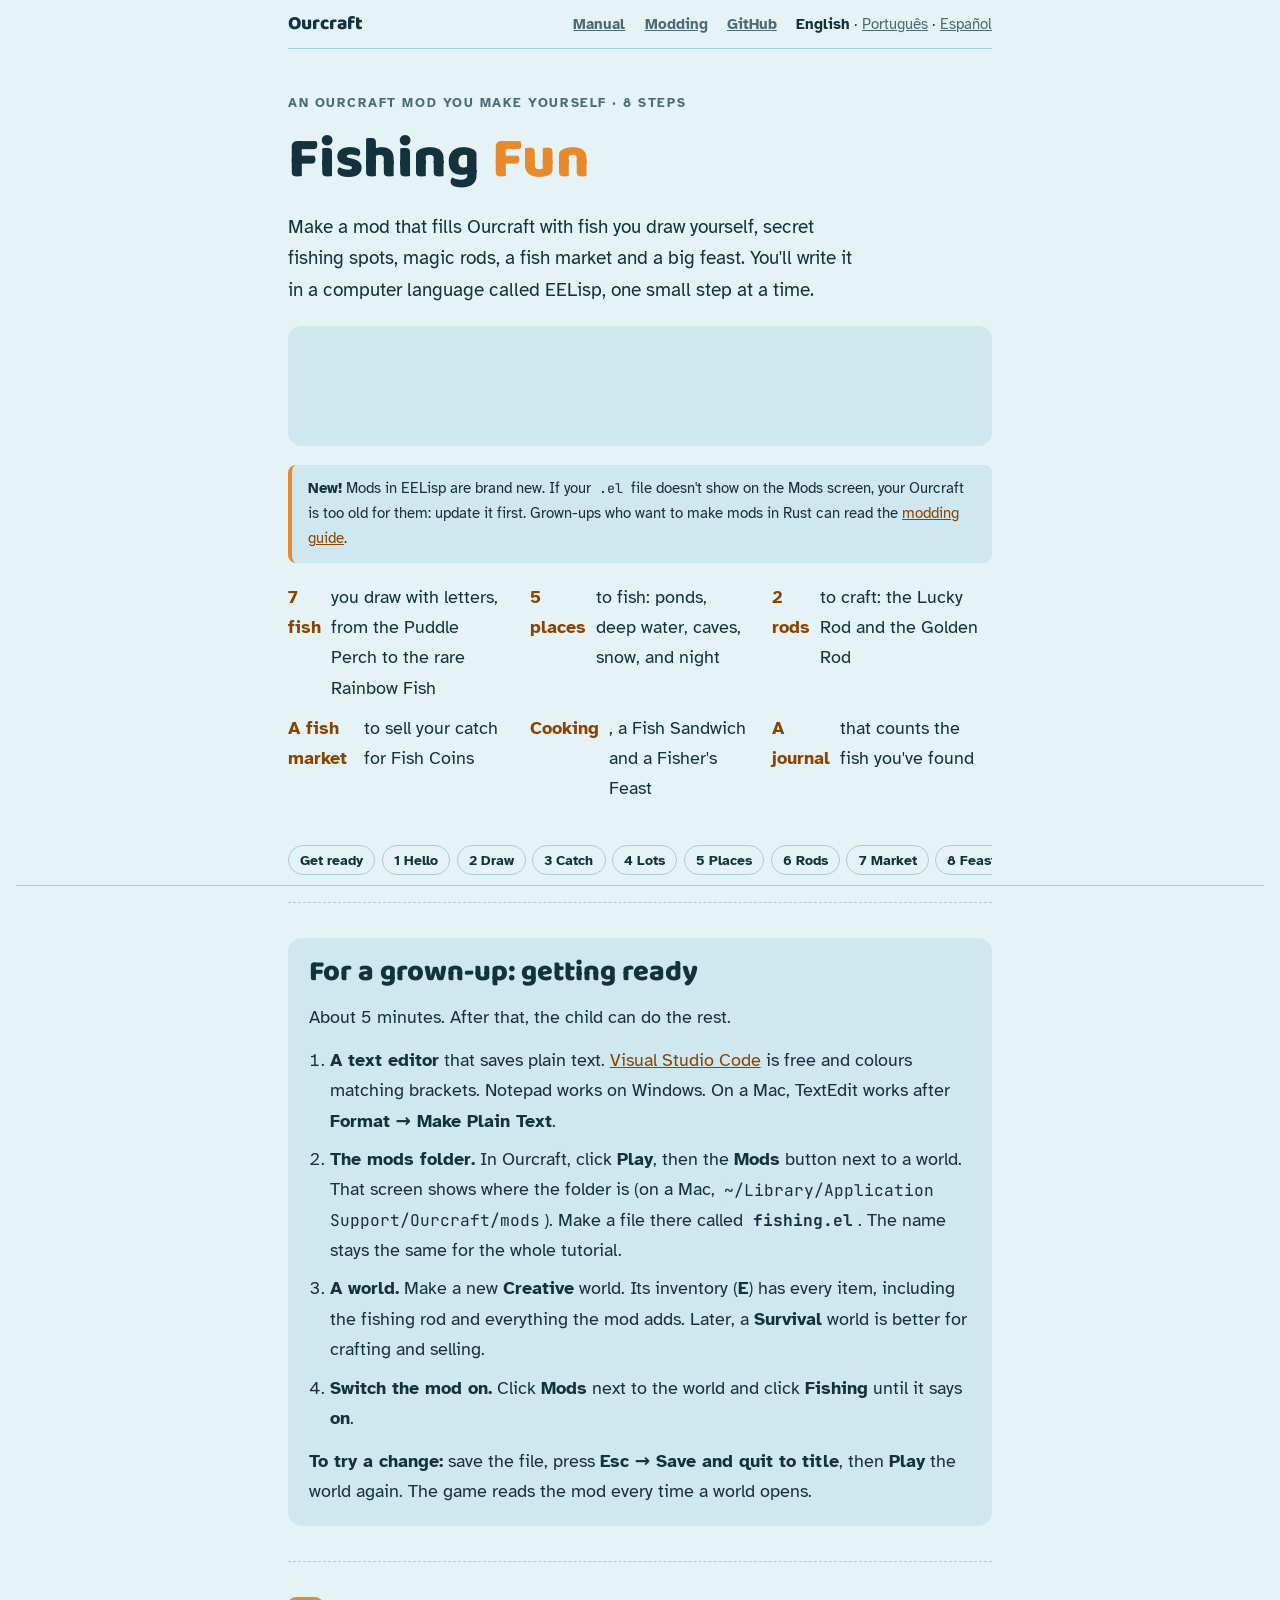
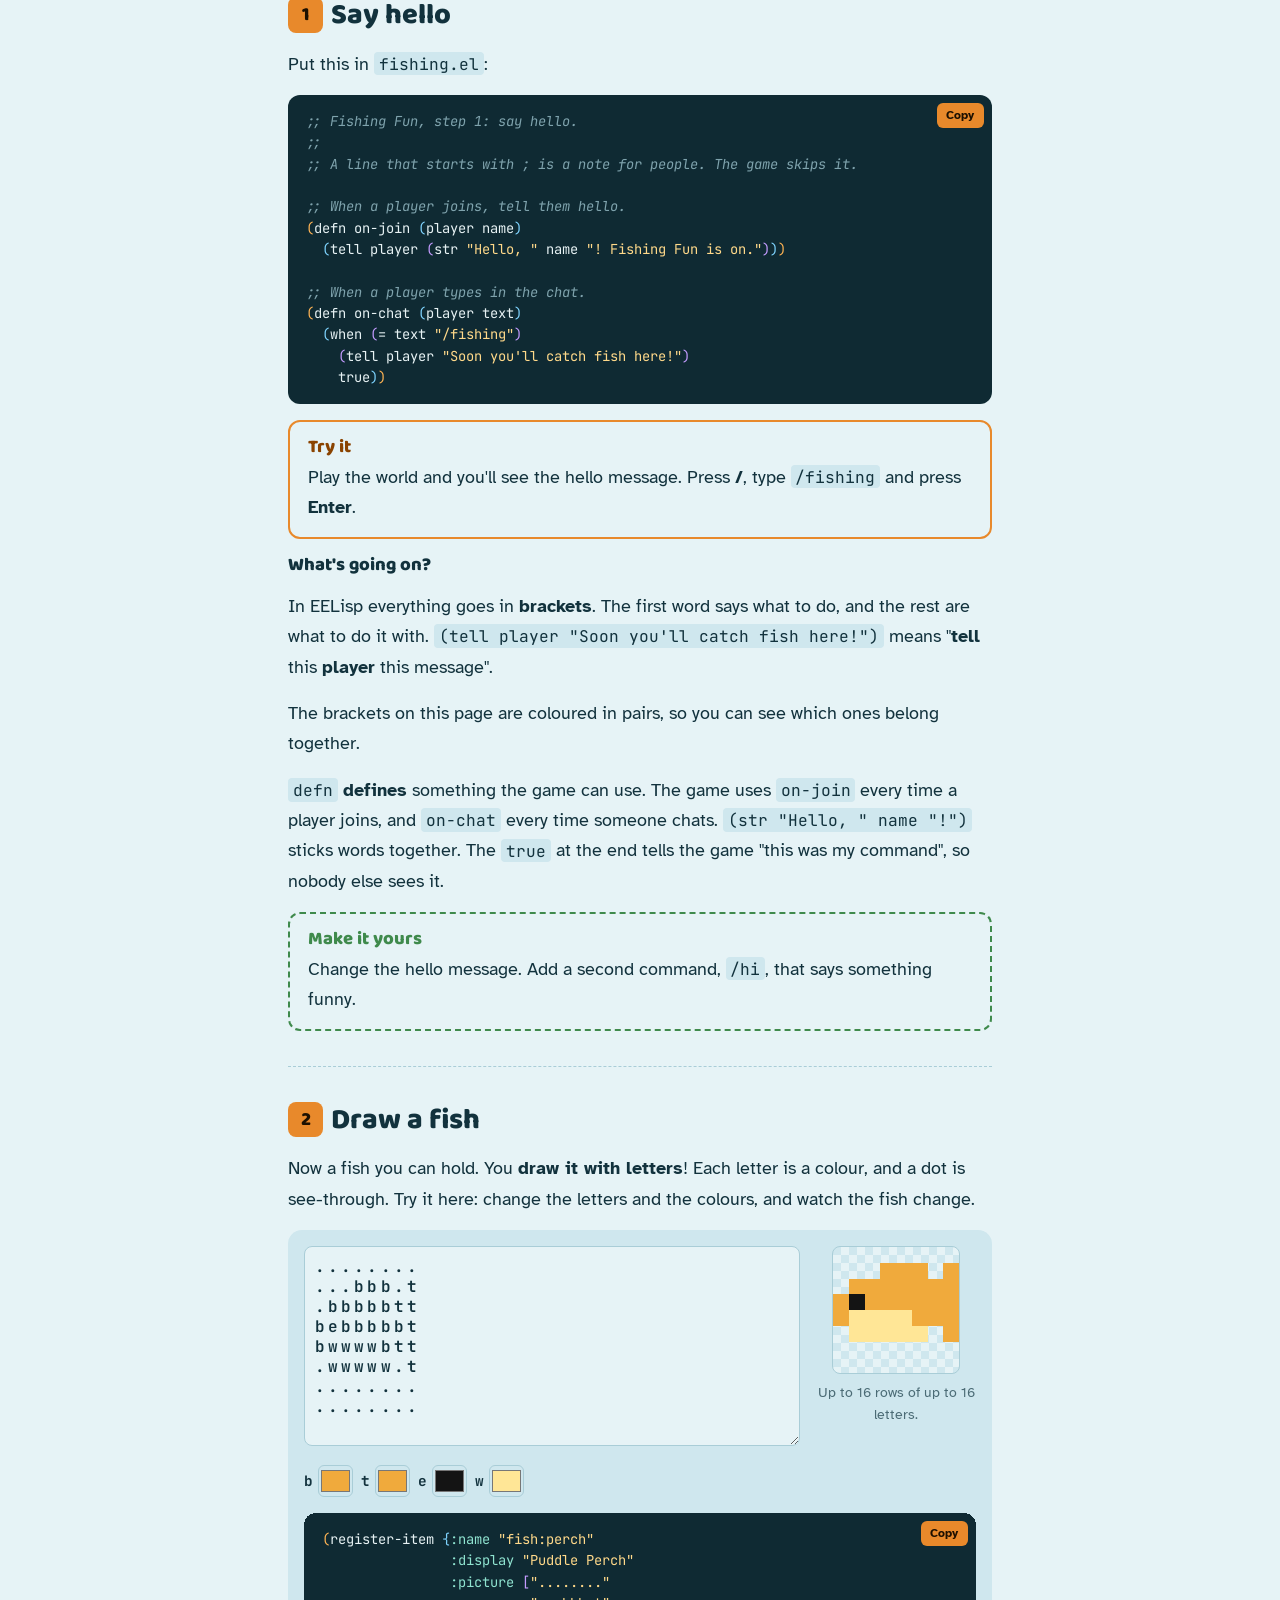
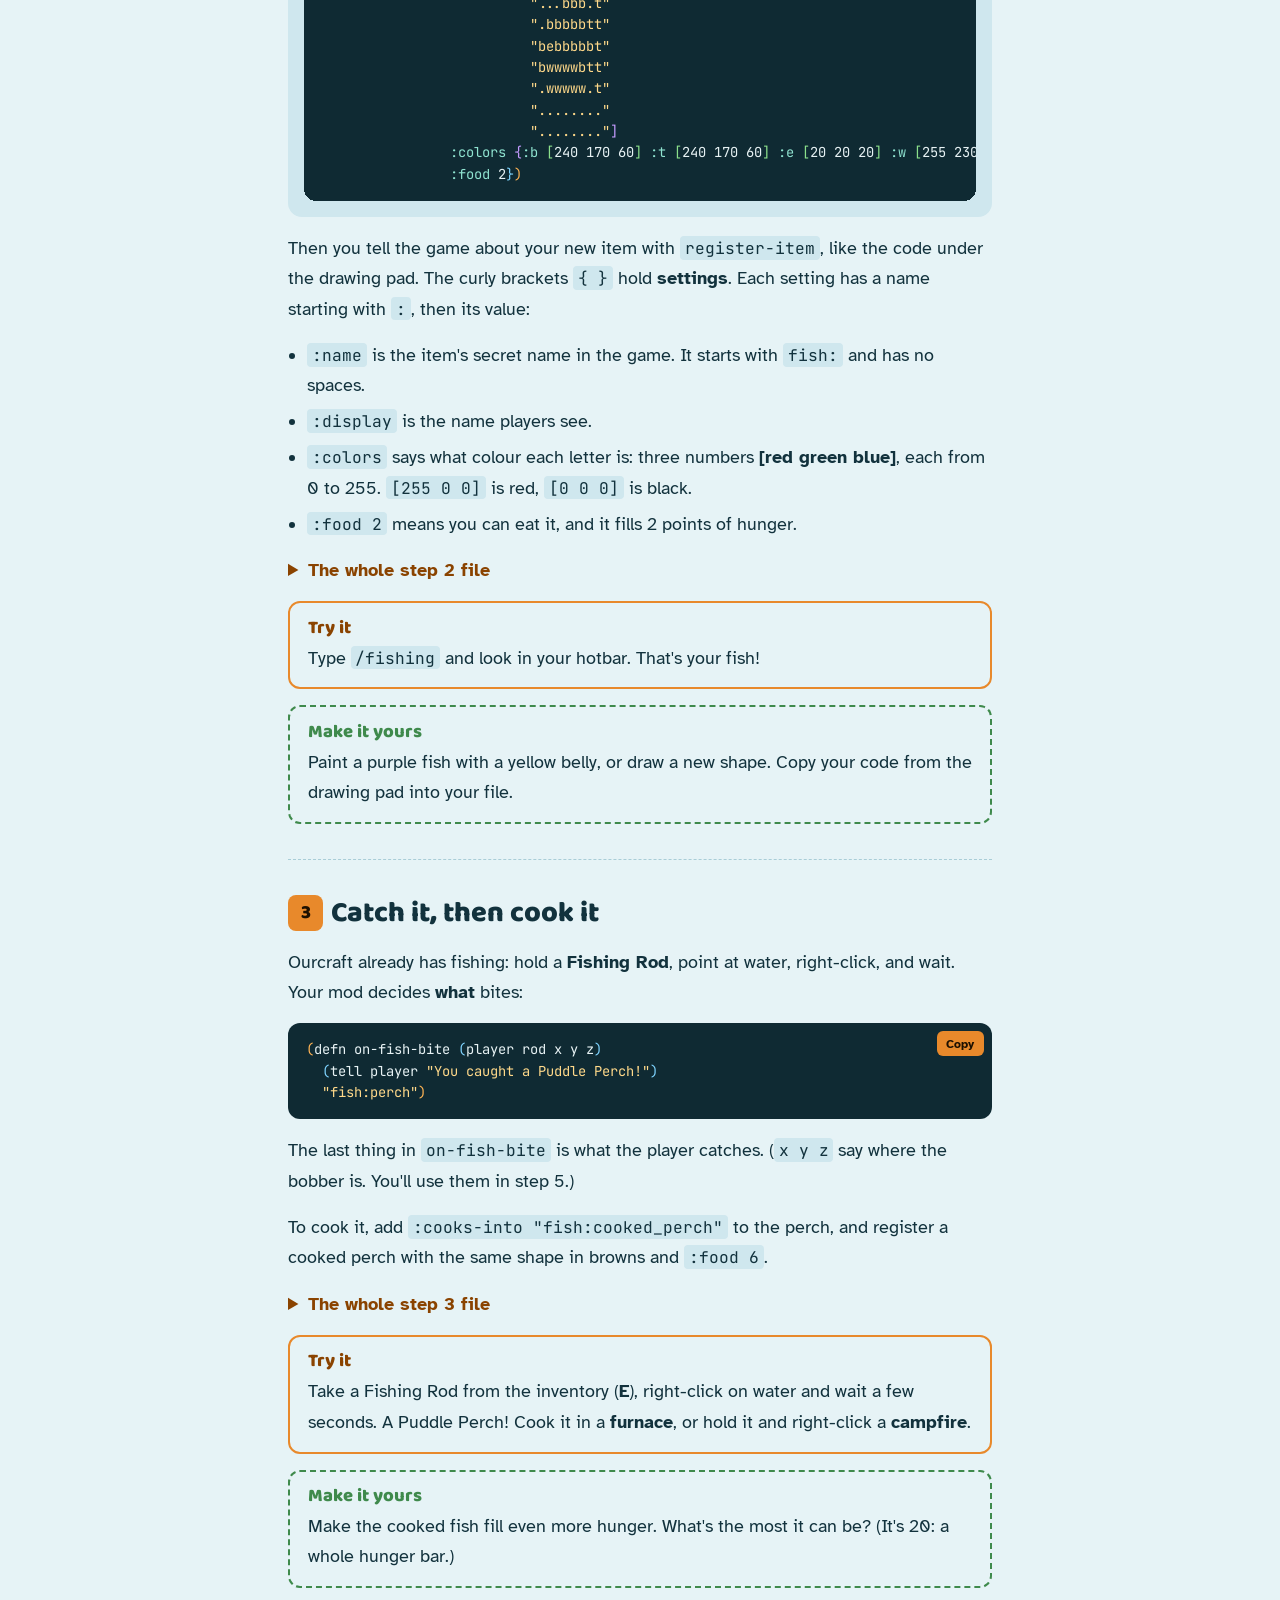
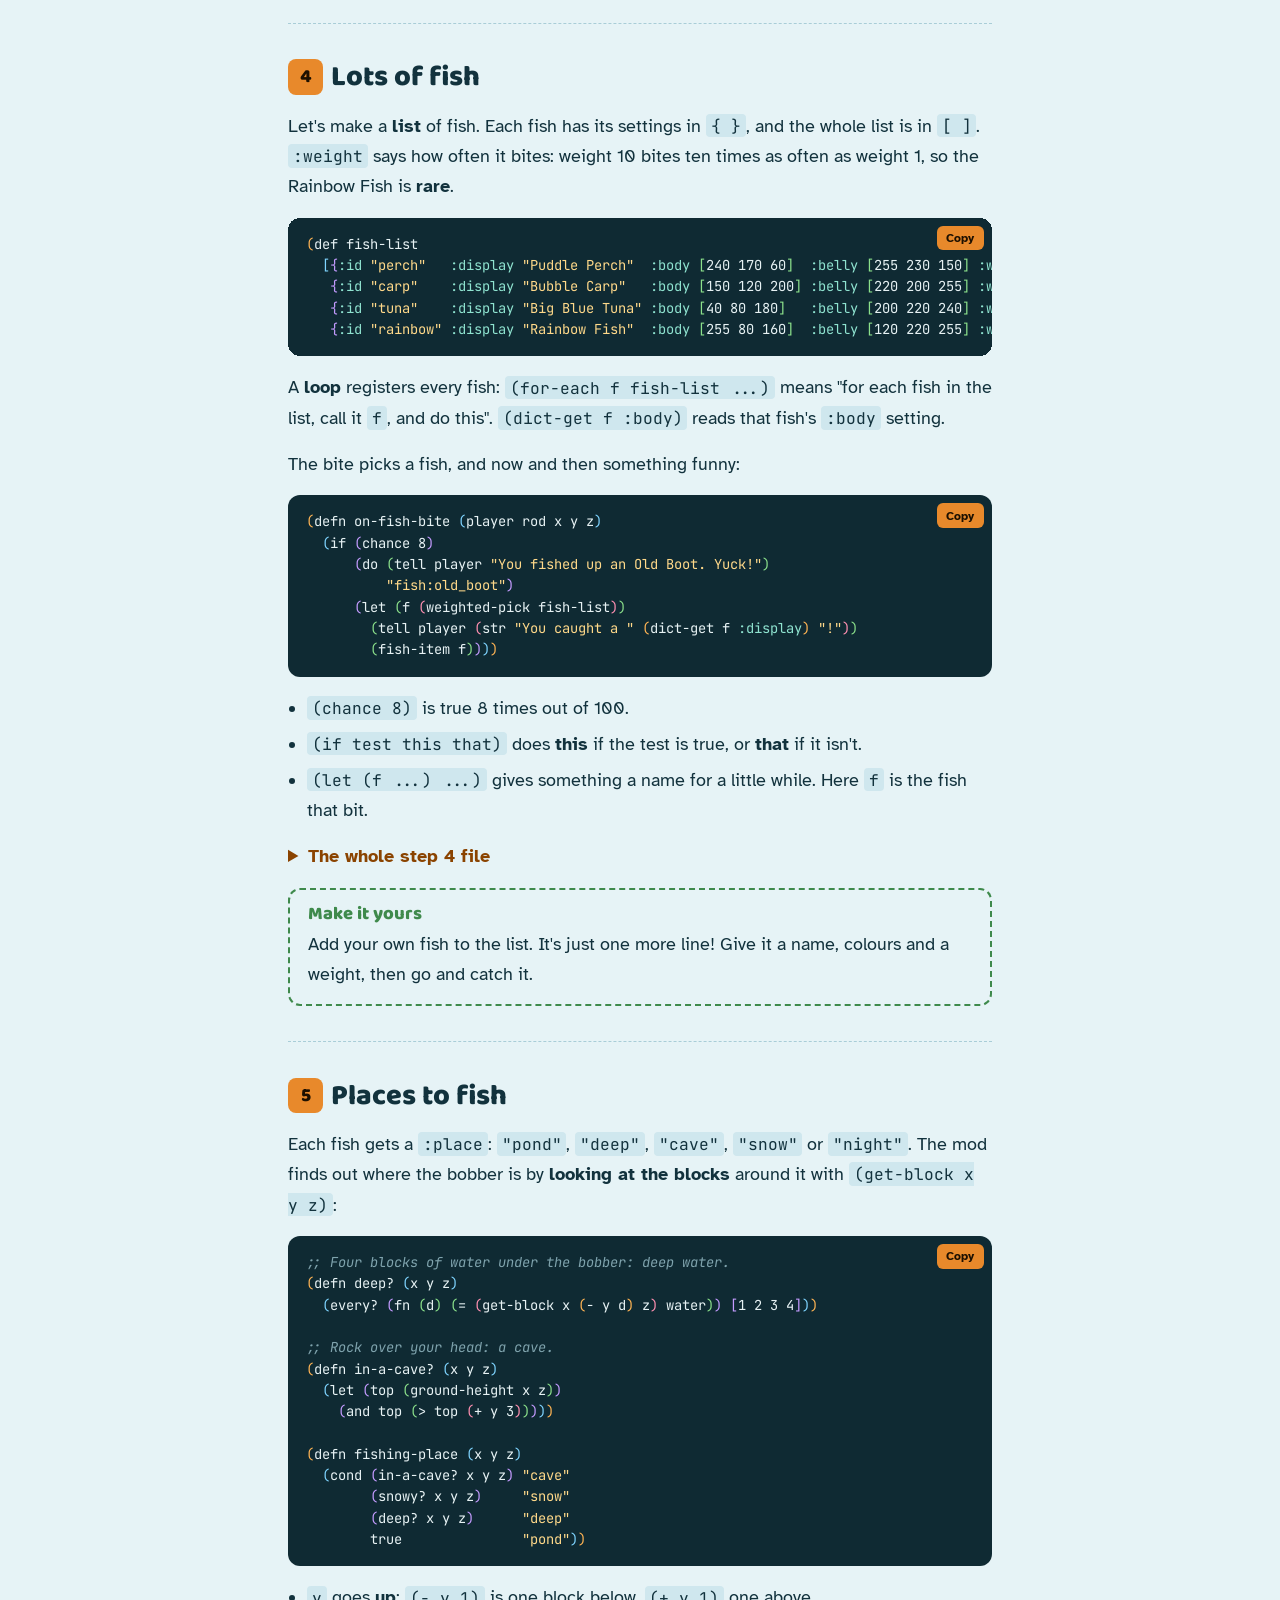
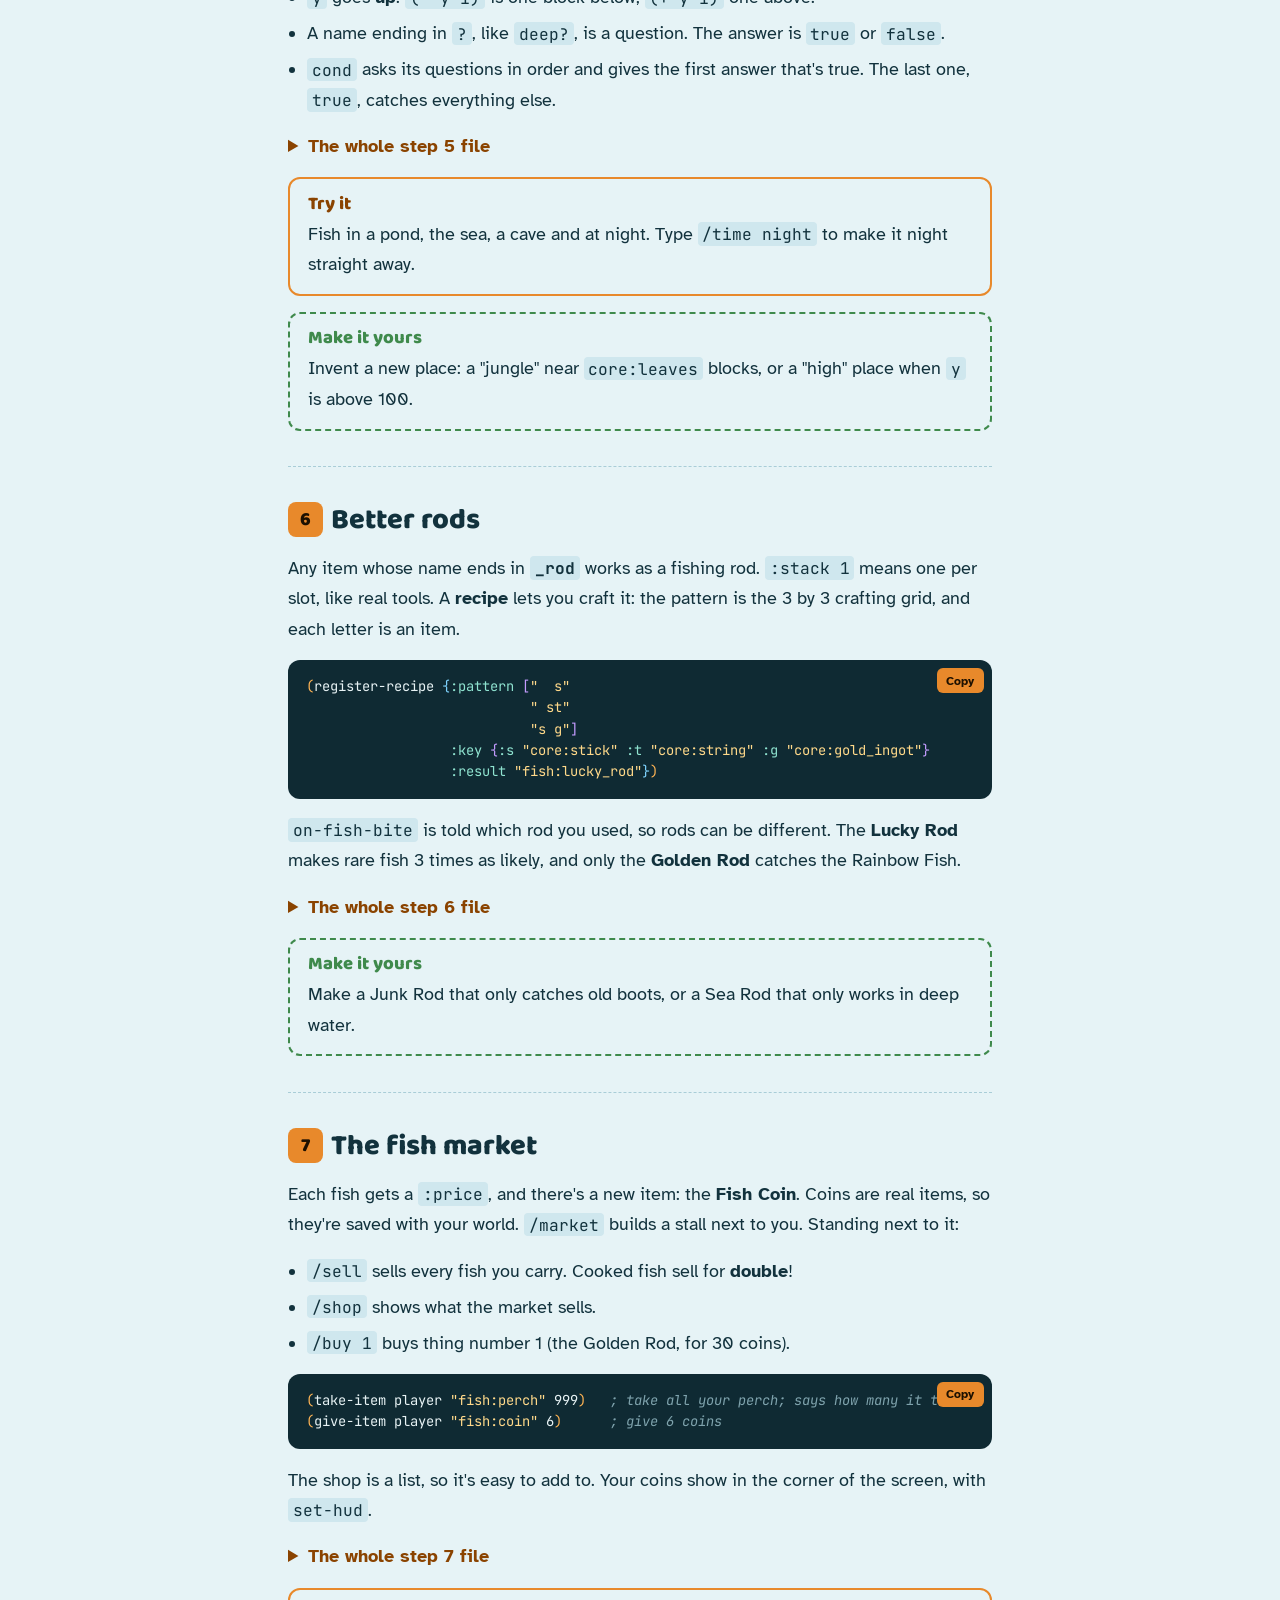
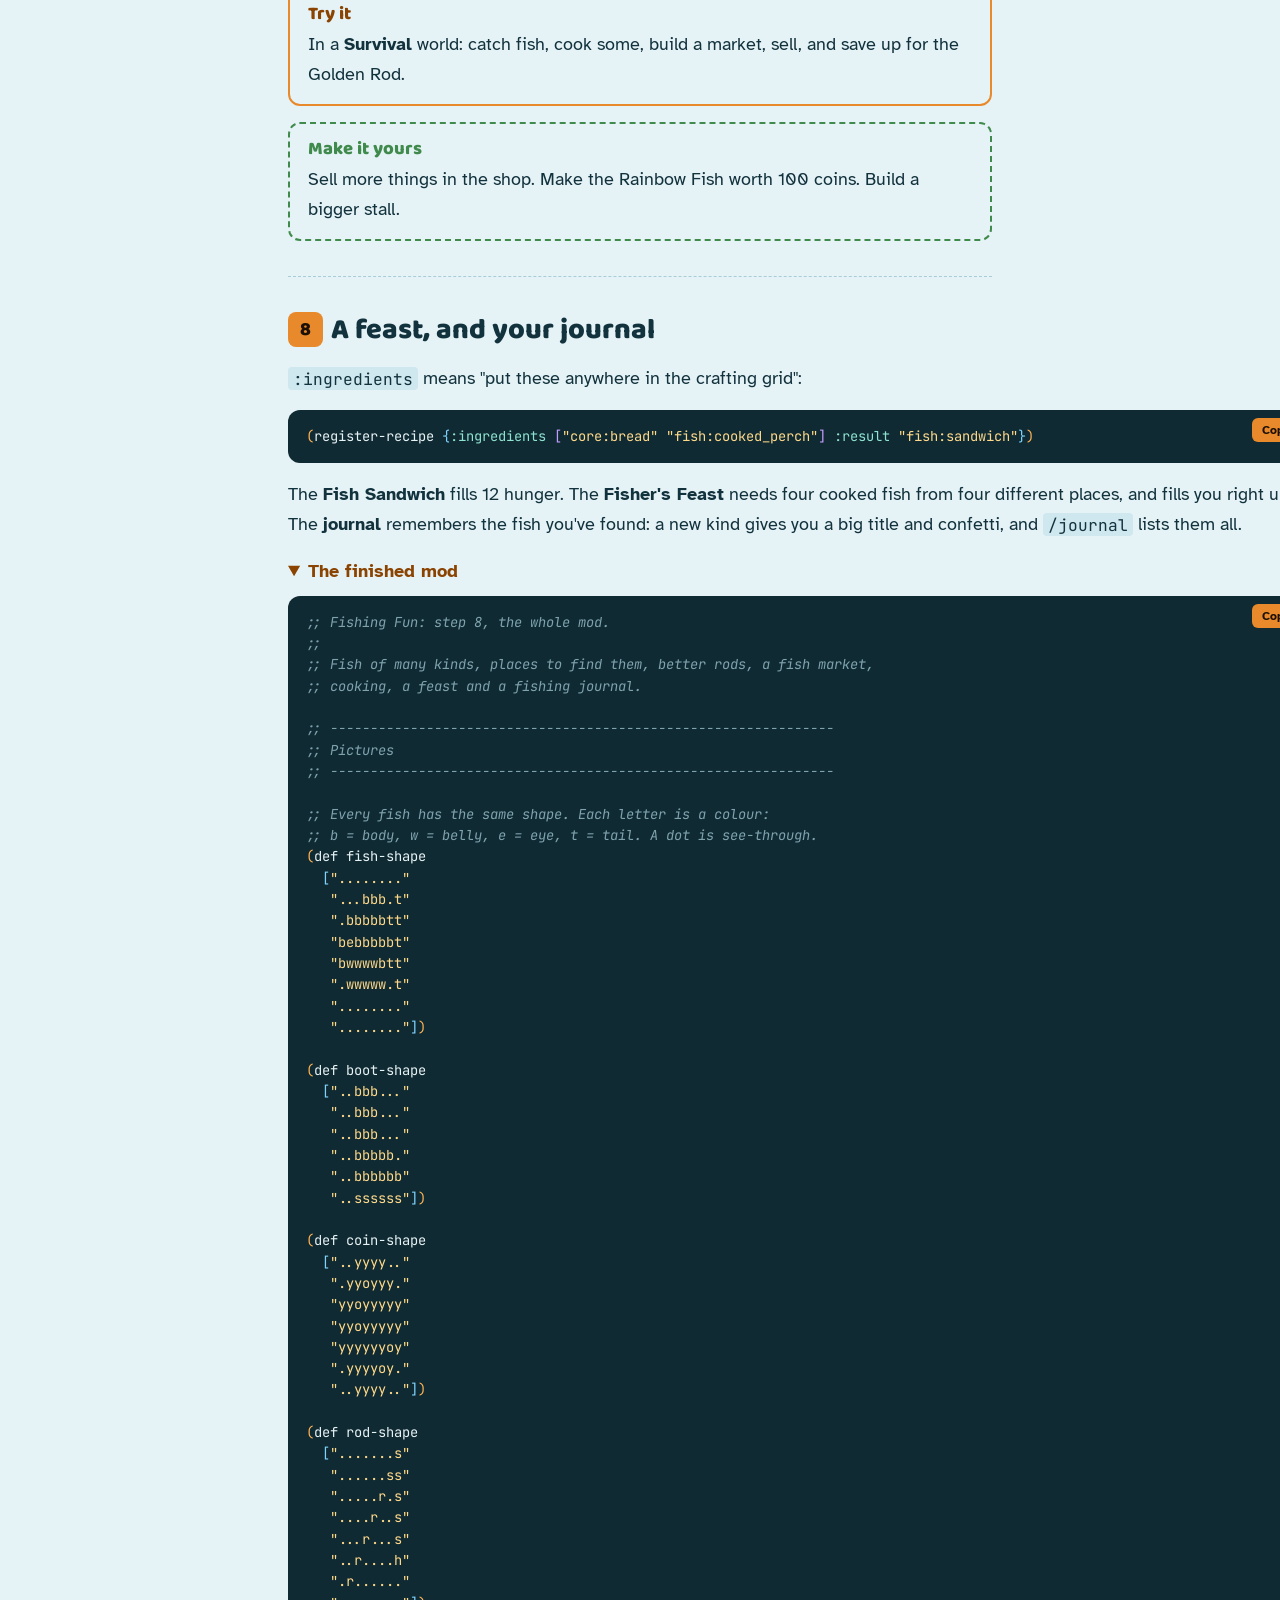
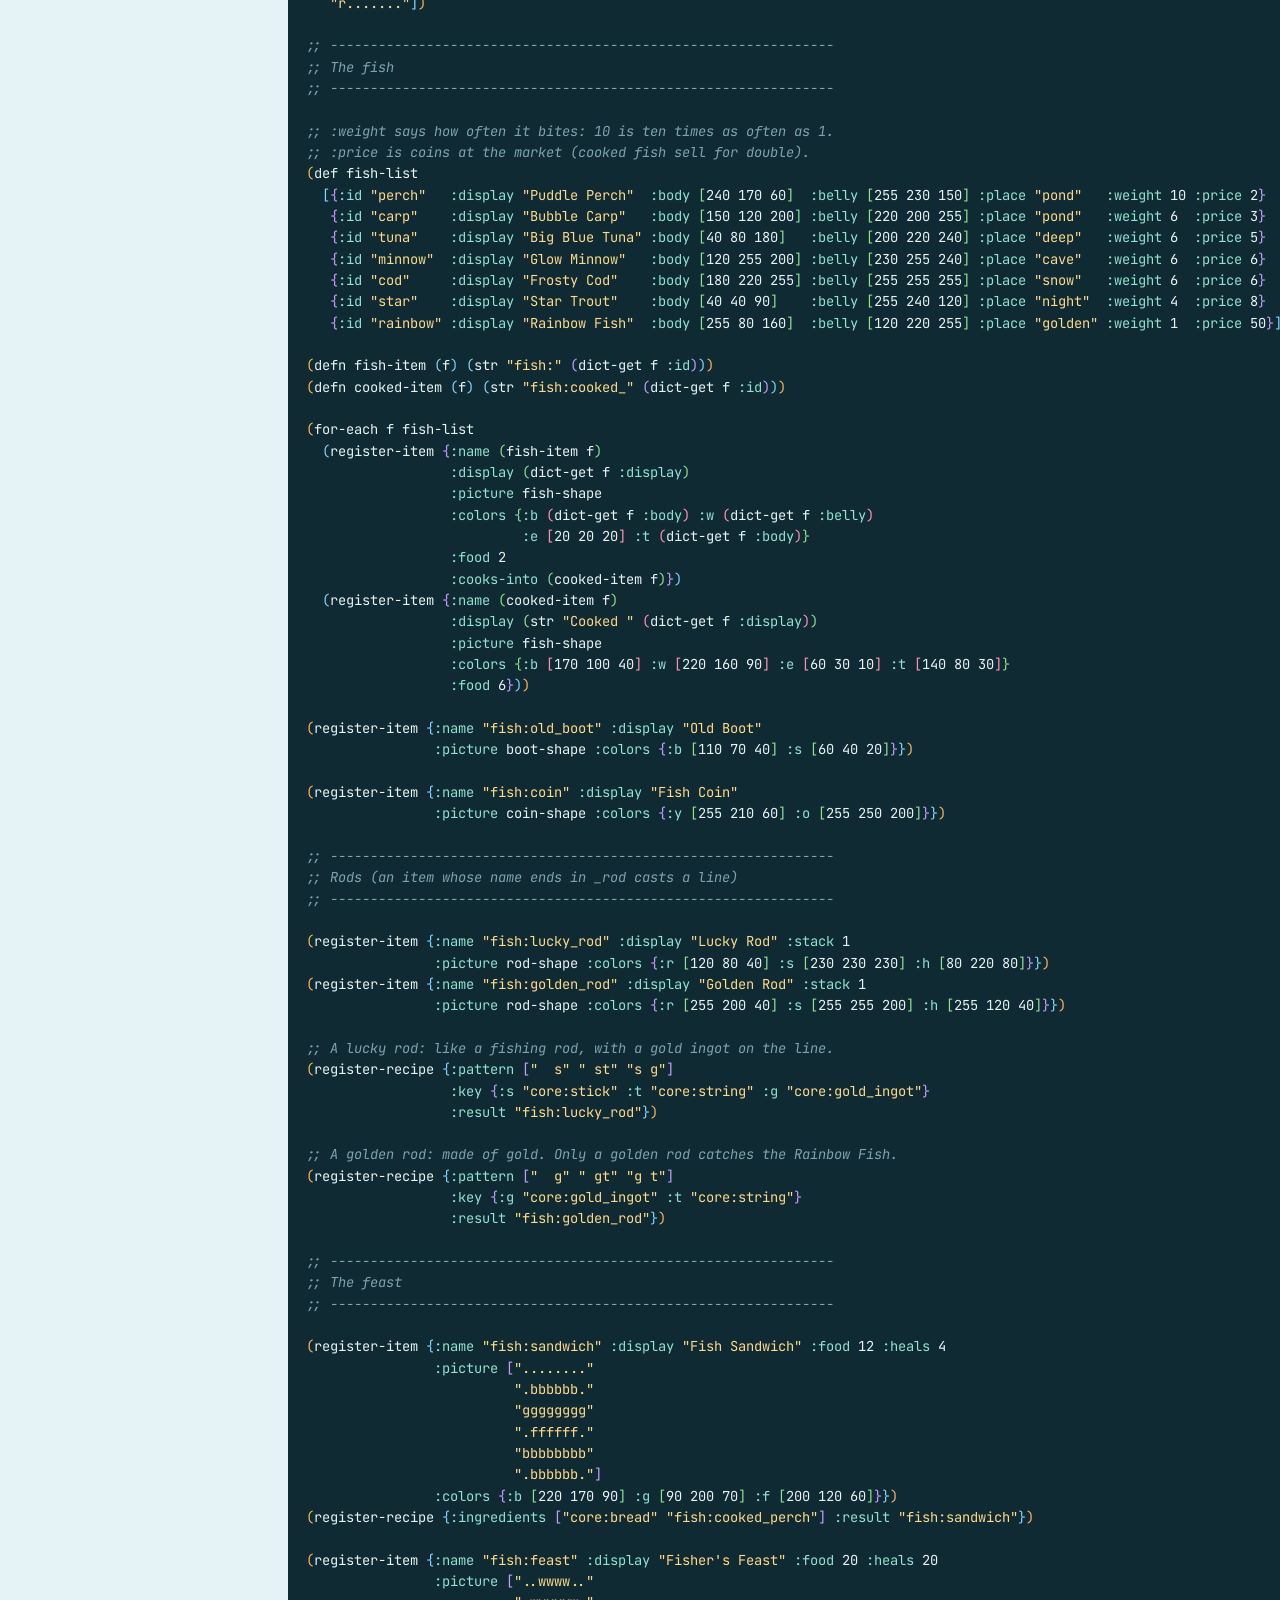
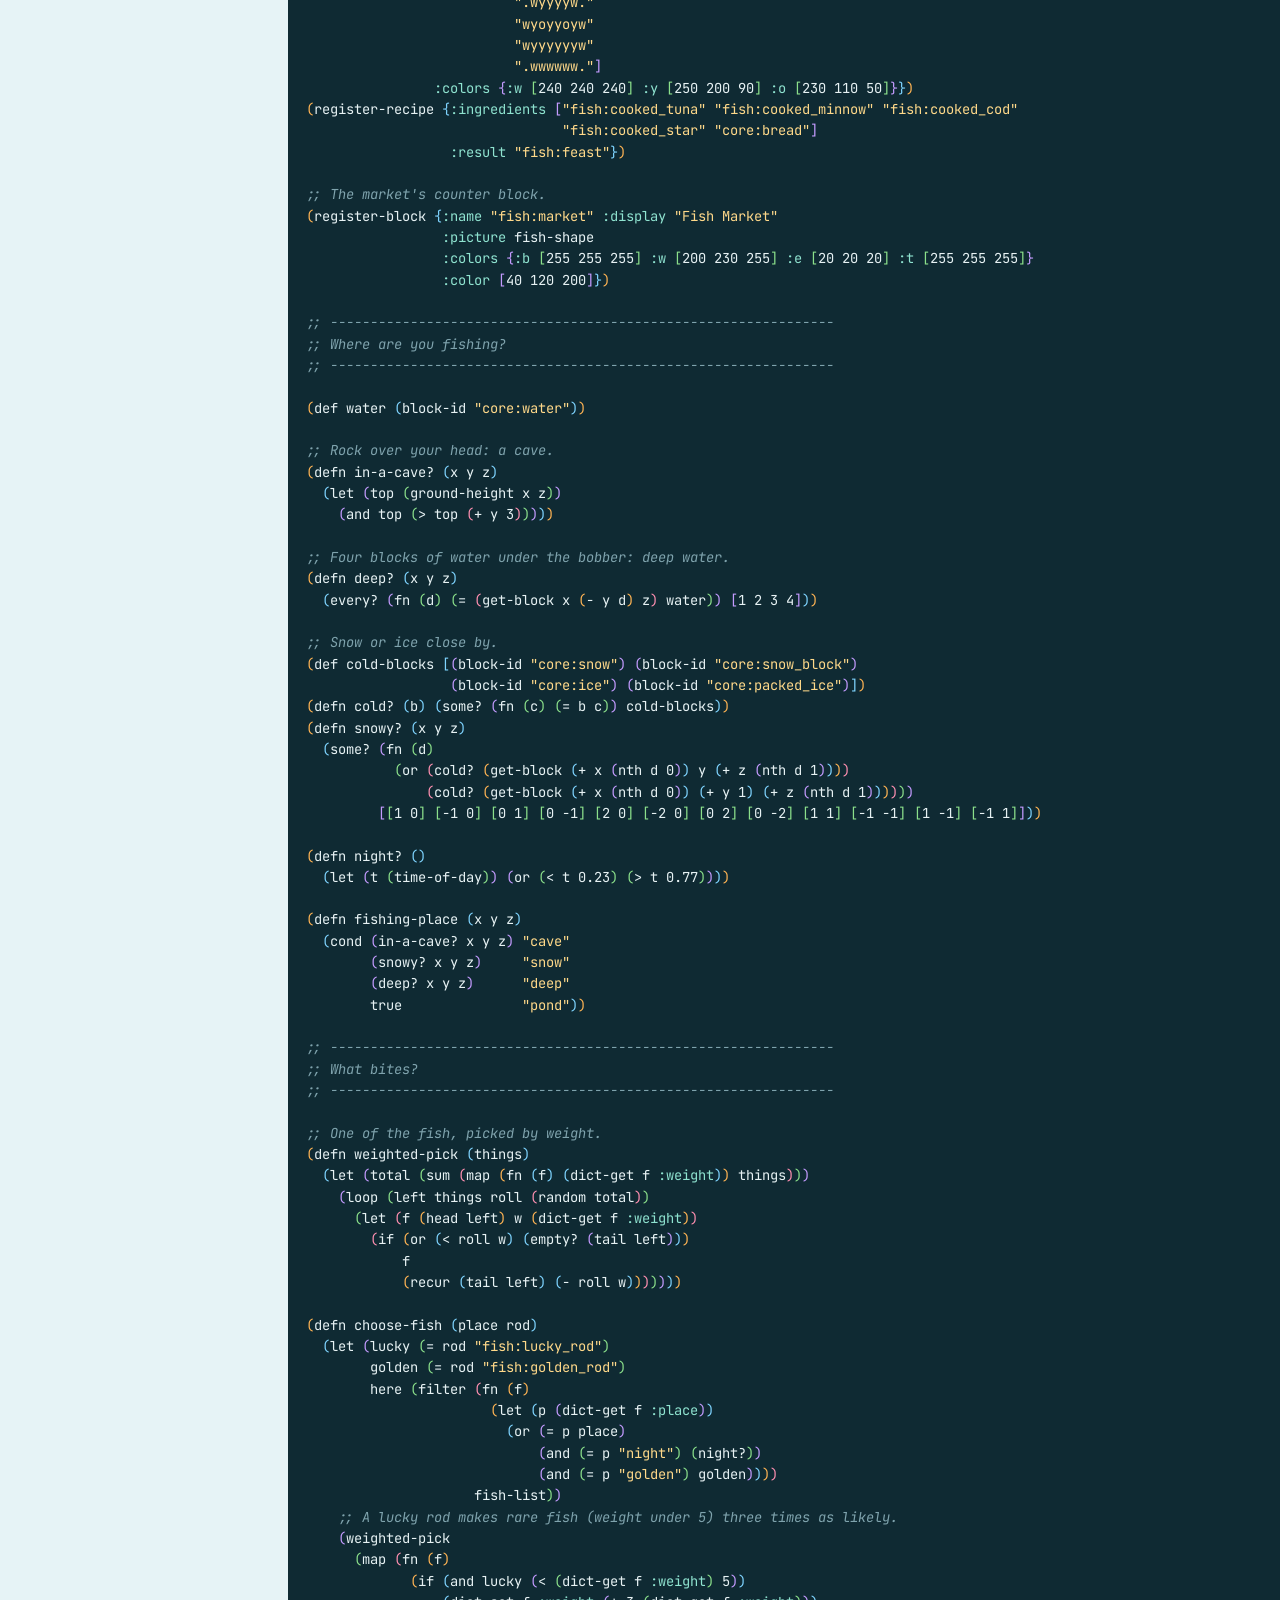
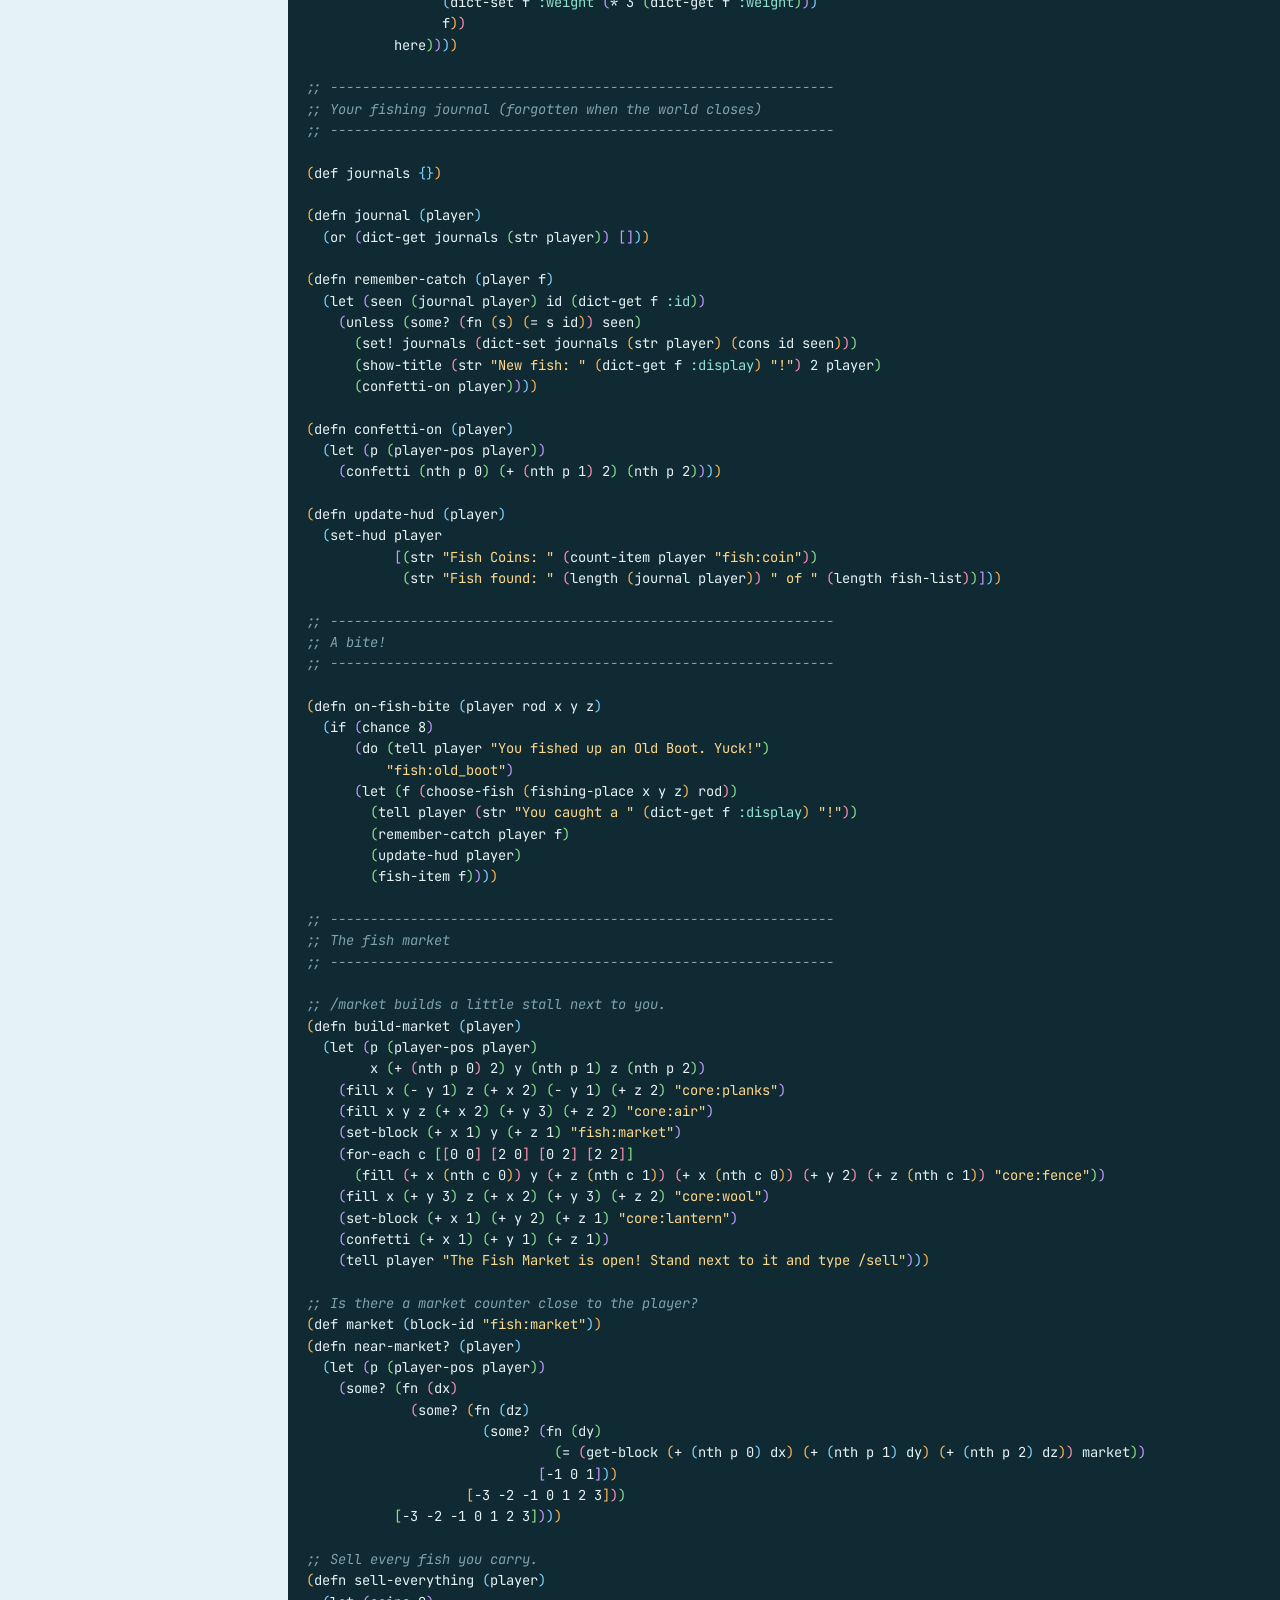
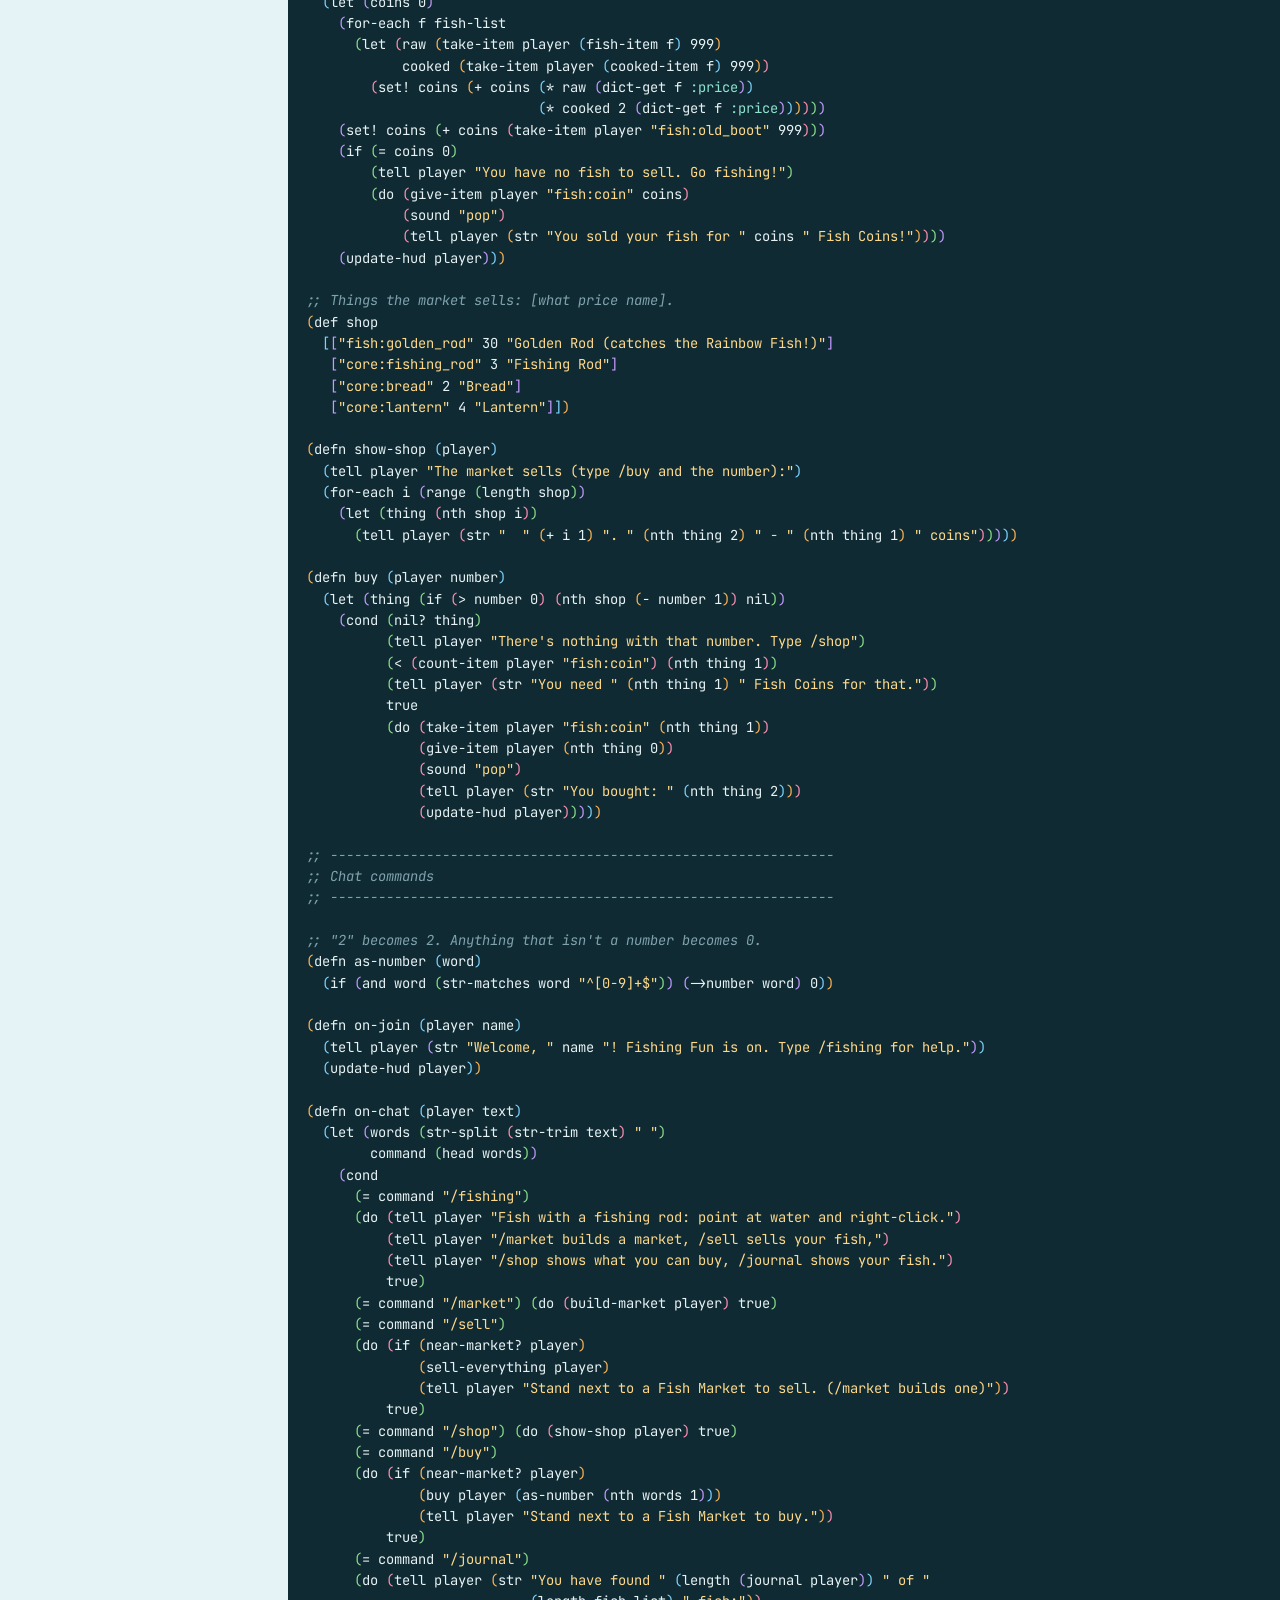
<file: fishing.html>
<!doctype html>
<html lang="en">
<head>
<meta charset="utf-8">
<meta name="viewport" content="width=device-width, initial-scale=1, viewport-fit=cover">
<meta name="description" content="A step-by-step tutorial for children: make an Ourcraft fishing mod in EELisp, with fish you draw yourself, places to fish, rods, a fish market and cooking.">
<link rel="alternate" hreflang="en" href="https://rsantacroce.github.io/ourcraft-site/fishing.html">
<link rel="alternate" hreflang="pt-BR" href="https://rsantacroce.github.io/ourcraft-site/fishing-pt-br.html">
<link rel="alternate" hreflang="es-ES" href="https://rsantacroce.github.io/ourcraft-site/fishing-es.html">
<link rel="icon" href="assets/favicon.svg" type="image/svg+xml">
<title>Fishing Fun Mod · Ourcraft</title>
<link rel="preconnect" href="https://fonts.googleapis.com">
<link rel="preconnect" href="https://fonts.gstatic.com" crossorigin>
<link rel="stylesheet" href="https://fonts.googleapis.com/css2?family=Baloo+2:wght@600;800&family=Atkinson+Hyperlegible:ital,wght@0,400;0,700;1,400&family=JetBrains+Mono:wght@400;600&display=swap">
<style>
/* Layout: a pond you scroll down through. One narrow reading column, code blocks that may run wider, a sticky strip of the 8 steps. */
:root {
  --water: #e6f3f6;        /* page: shallow pond */
  --water-deep: #cfe7ee;   /* panels */
  --ink: #12323d;          /* text: deep-water ink */
  --ink-soft: #4b6b75;
  --perch: #e8892b;        /* accent: the Puddle Perch */
  --perch-ink: #8a4300;    /* accent text on light */
  --reed: #3f8a4c;         /* "make it yours" */
  --line: #a9cdd7;
  --code-bg: #0f2a33;
  --code-fg: #e7f2f4;
  --code-dim: #7fa3ad;
  --p1: #ffb454; --p2: #7fd4ff; --p3: #c49bff; --p4: #8be08b; --p5: #ff8fb1;
  --str: #ffd98a; --kw: #8fe3d0;
  --font-display: "Baloo 2", "Trebuchet MS", system-ui, sans-serif;
  --font-body: "Atkinson Hyperlegible", Verdana, system-ui, sans-serif;
  --font-code: "JetBrains Mono", ui-monospace, Menlo, Consolas, monospace;
  --step-1: clamp(1.05rem, 1rem + .25vw, 1.15rem);
  --step-2: clamp(1.4rem, 1.2rem + .9vw, 1.8rem);
  --step-3: clamp(2.2rem, 1.6rem + 3vw, 3.6rem);
}
@media (prefers-color-scheme: dark) { :root:not([data-theme="light"]) {
  --water: #0b1f26; --water-deep: #12313b; --ink: #dcefF3; --ink-soft: #9dbdc6;
  --perch: #f2a04e; --perch-ink: #ffbf7a; --reed: #7dd08a; --line: #24505d;
  --code-bg: #071419; --code-fg: #e7f2f4; --code-dim: #6f929c; color-scheme: dark } }
:root[data-theme="dark"] {
  --water: #0b1f26; --water-deep: #12313b; --ink: #dcefF3; --ink-soft: #9dbdc6;
  --perch: #f2a04e; --perch-ink: #ffbf7a; --reed: #7dd08a; --line: #24505d;
  --code-bg: #071419; --code-fg: #e7f2f4; --code-dim: #6f929c; color-scheme: dark }

* { box-sizing: border-box }
body { background: var(--water); color: var(--ink); font: 400 var(--step-1)/1.65 var(--font-body);
  padding-left: max(16px, env(safe-area-inset-left, 0px)); padding-right: max(16px, env(safe-area-inset-right, 0px)); padding-block: 0 4rem }
body::before { content: ""; position: fixed; inset: 0 0 auto; height: env(safe-area-inset-top, 0px); z-index: 10; background: var(--water) }
.col { max-width: 44rem; margin-inline: auto }
h1, h2, h3 { font-family: var(--font-display); line-height: 1.1; text-wrap: balance; margin: 0 }
h2 { font-size: var(--step-2); font-weight: 800 }
h3 { font-size: 1.15rem; font-weight: 800 }
p { margin: 0 }
a { color: var(--perch-ink) }
code { font-family: var(--font-code); font-size: .88em; background: var(--water-deep); padding: .05em .3em; border-radius: 4px }
:focus-visible { outline: 3px solid var(--perch); outline-offset: 2px }

/* Hero */
.hero { padding-block: 3rem 2rem; display: grid; gap: 1.2rem }
.hero .kicker { font: 700 .8rem/1 var(--font-body); letter-spacing: .12em; text-transform: uppercase; color: var(--ink-soft) }
.hero h1 { font-size: var(--step-3); font-weight: 800 }
.hero h1 em { font-style: normal; color: var(--perch) }
.hero .lead { font-size: 1.2rem; max-width: 36rem }
.pond { position: relative; height: 120px; border-radius: 14px; overflow: hidden;
  background: repeating-linear-gradient(180deg, var(--water-deep) 0 14px, transparent 14px 28px), var(--water-deep) }
.pond .swim { position: absolute; top: 34px; left: -90px; animation: swim 14s linear infinite }
.pond .swim.two { top: 70px; animation-duration: 19s; animation-delay: -8s }
@keyframes swim { to { transform: translateX(calc(44rem + 180px)) } }
@media (prefers-reduced-motion: reduce) { .pond .swim { animation: none; left: 20% } .pond .swim.two { left: 60% } }
.makes { display: grid; grid-template-columns: repeat(auto-fit, minmax(13rem, 1fr)); gap: .6rem 1.4rem; padding: 0; margin: 0; list-style: none }
.makes li { display: flex; gap: .6rem; align-items: baseline }
.makes b { color: var(--perch-ink) }

/* Step strip */
nav.steps { position: sticky; top: env(safe-area-inset-top, 0px); z-index: 5; background: var(--water); border-bottom: 1px solid var(--line); padding-block: .6rem; margin-bottom: 1rem }
nav.steps .col { display: flex; gap: .4rem; overflow-x: auto; scrollbar-width: none }
nav.steps a { flex: none; text-decoration: none; color: var(--ink); font: 700 .85rem/1 var(--font-body); padding: .45rem .7rem; border-radius: 999px; border: 1px solid var(--line); background: var(--water) }
nav.steps a:hover { border-color: var(--perch) }

/* Sections */
section { padding-block: 2.2rem; border-top: 1px dashed var(--line); display: grid; gap: 1rem }
.num { display: inline-grid; place-items: center; width: 2.2rem; height: 2.2rem; border-radius: 8px; background: var(--perch); color: #1d1000; font: 800 1.2rem/1 var(--font-display); margin-right: .5rem; vertical-align: .15em }
.grownup { background: var(--water-deep); border-radius: 14px; padding: 1.2rem 1.3rem; display: grid; gap: .8rem }
.grownup ol { margin: 0; padding-left: 1.3rem; display: grid; gap: .5rem }
.try, .yours { border-radius: 12px; padding: .9rem 1.1rem; display: grid; gap: .3rem }
.try { border: 2px solid var(--perch) }
.yours { border: 2px dashed var(--reed) }
.try h3 { color: var(--perch-ink) } .yours h3 { color: var(--reed) }
ul.plain { margin: 0; padding-left: 1.2rem; display: grid; gap: .35rem }

/* Code */
.code { position: relative; min-width: 0 }
.code pre { margin: 0; background: var(--code-bg); color: var(--code-fg); font: 400 .86rem/1.55 var(--font-code); padding: 1rem 1.1rem; border-radius: 12px; overflow-x: auto; tab-size: 2 }
.code .copy { position: absolute; top: .5rem; right: .5rem; font: 700 .75rem/1 var(--font-body); padding: .4rem .6rem; border-radius: 6px; border: 0; background: var(--perch); color: #1d1000; cursor: pointer }
.c-com { color: var(--code-dim); font-style: italic } .c-str { color: var(--str) } .c-kw { color: var(--kw) }
.d0 { color: var(--p1) } .d1 { color: var(--p2) } .d2 { color: var(--p3) } .d3 { color: var(--p4) } .d4 { color: var(--p5) }
details.file summary { cursor: pointer; font-weight: 700; color: var(--perch-ink) }
details.file[open] summary { margin-bottom: .6rem }

/* Fish drawing pad */
.pad { display: grid; grid-template-columns: minmax(0, 1fr) auto; gap: 1rem; background: var(--water-deep); border-radius: 14px; padding: 1rem }
.pad textarea { width: 100%; min-height: 12.5rem; resize: vertical; font: 600 1rem/1.25 var(--font-code); letter-spacing: .2em; background: var(--water); color: var(--ink); border: 1px solid var(--line); border-radius: 8px; padding: .6rem }
.pad .colors { display: flex; flex-wrap: wrap; gap: .5rem; margin-top: .6rem }
.pad label { display: inline-flex; align-items: center; gap: .3rem; font: 700 .9rem var(--font-code) }
.pad input[type=color] { width: 2.2rem; height: 2rem; border: 1px solid var(--line); border-radius: 6px; padding: 0; background: none }
.pad .preview { display: grid; gap: .5rem; justify-items: center; align-content: start }
.pad canvas { width: 128px; height: 128px; image-rendering: pixelated; border-radius: 8px; border: 1px solid var(--line);
  background: repeating-conic-gradient(var(--water) 0 25%, var(--water-deep) 0 50%) 0 0 / 16px 16px }
.pad .msg { font-size: .85rem; color: var(--ink-soft); max-width: 10rem; text-align: center }
.pad .full { grid-column: 1 / -1 }
@media (max-width: 34rem) { .pad { grid-template-columns: 1fr } }

/* Tables */
.tablewrap { overflow-x: auto }
table { border-collapse: collapse; width: 100%; font-size: .95rem }
th, td { text-align: left; vertical-align: top; padding: .5rem .6rem; border-bottom: 1px solid var(--line) }
th { font: 700 .75rem/1.2 var(--font-body); letter-spacing: .08em; text-transform: uppercase; color: var(--ink-soft) }
td:first-child { white-space: nowrap }
.warn { color: var(--perch-ink); font-weight: 700 }
html { padding-block: env(safe-area-inset-top, 0px) env(safe-area-inset-bottom, 0px) }
body { margin: 0 }
.sitebar { display: flex; flex-wrap: wrap; gap: .4rem 1.2rem; align-items: center; padding-block: .9rem; border-bottom: 1px solid var(--line); font: 700 .95rem/1.2 var(--font-body) }
.sitebar .home { font: 800 1.2rem/1 var(--font-display); color: var(--ink); text-decoration: none; margin-right: auto }
.sitebar a { color: var(--ink-soft) }
.langs { font-weight: 400 } .langs a[aria-current] { color: var(--ink); font-weight: 700; text-decoration: none }
.notice { background: var(--water-deep); border-left: 4px solid var(--perch); border-radius: 8px; padding: .7rem 1rem; font-size: .95rem }
footer { padding-block: 2rem; text-align: center; font-family: var(--font-display); font-size: 1.4rem }
</style>
</head>
<body>
<div class="col sitebar"><a class="home" href="./">Ourcraft</a><a href="manual.html">Manual</a><a href="modding.html">Modding</a><a href="https://github.com/rsantacroce/ourcraft">GitHub</a><span class="langs" aria-label="Language"><a href="fishing.html" lang="en" aria-current="page">English</a> · <a href="fishing-pt-br.html" lang="pt-BR">Português</a> · <a href="fishing-es.html" lang="es-ES">Español</a></span></div>

<header class="col hero">
  <div class="kicker">An Ourcraft mod you make yourself · 8 steps</div>
  <h1>Fishing <em>Fun</em></h1>
  <p class="lead">Make a mod that fills Ourcraft with fish you draw yourself, secret fishing spots, magic rods, a fish market and a big feast. You'll write it in a computer language called EELisp, one small step at a time.</p>
  <div class="pond" aria-hidden="true"><canvas class="swim" width="16" height="16" data-fish="perch" style="width:64px;height:64px;image-rendering:pixelated"></canvas><canvas class="swim two" width="16" height="16" data-fish="rainbow" style="width:56px;height:56px;image-rendering:pixelated"></canvas></div>
  <p class="notice"><b>New!</b> Mods in EELisp are brand new. If your <code>.el</code> file doesn't show on the Mods screen, your Ourcraft is too old for them: update it first. Grown-ups who want to make mods in Rust can read the <a href="modding.html">modding guide</a>.</p>
  <ul class="makes">
    <li><b>7 fish</b> you draw with letters, from the Puddle Perch to the rare Rainbow Fish</li>
    <li><b>5 places</b> to fish: ponds, deep water, caves, snow, and night</li>
    <li><b>2 rods</b> to craft: the Lucky Rod and the Golden Rod</li>
    <li><b>A fish market</b> to sell your catch for Fish Coins</li>
    <li><b>Cooking</b>, a Fish Sandwich and a Fisher's Feast</li>
    <li><b>A journal</b> that counts the fish you've found</li>
  </ul>
</header>

<nav class="steps" aria-label="Steps"><div class="col">
  <a href="#ready">Get ready</a><a href="#step-1">1 Hello</a><a href="#step-2">2 Draw</a><a href="#step-3">3 Catch</a><a href="#step-4">4 Lots</a><a href="#step-5">5 Places</a><a href="#step-6">6 Rods</a><a href="#step-7">7 Market</a><a href="#step-8">8 Feast</a><a href="#oops">Oops!</a><a href="#cheat">Cheat sheet</a>
</div></nav>

<main class="col">

<section id="ready">
  <div class="grownup">
    <h2>For a grown-up: getting ready</h2>
    <p>About 5 minutes. After that, the child can do the rest.</p>
    <ol>
      <li><b>A text editor</b> that saves plain text. <a href="https://code.visualstudio.com">Visual Studio Code</a> is free and colours matching brackets. Notepad works on Windows. On a Mac, TextEdit works after <b>Format → Make Plain Text</b>.</li>
      <li><b>The mods folder.</b> In Ourcraft, click <b>Play</b>, then the <b>Mods</b> button next to a world. That screen shows where the folder is (on a Mac, <code>~/Library/Application Support/Ourcraft/mods</code>). Make a file there called <b><code>fishing.el</code></b>. The name stays the same for the whole tutorial.</li>
      <li><b>A world.</b> Make a new <b>Creative</b> world. Its inventory (<b>E</b>) has every item, including the fishing rod and everything the mod adds. Later, a <b>Survival</b> world is better for crafting and selling.</li>
      <li><b>Switch the mod on.</b> Click <b>Mods</b> next to the world and click <b>Fishing</b> until it says <b>on</b>.</li>
    </ol>
    <p><b>To try a change:</b> save the file, press <b>Esc → Save and quit to title</b>, then <b>Play</b> the world again. The game reads the mod every time a world opens.</p>
  </div>
</section>

<section id="step-1">
  <h2><span class="num">1</span>Say hello</h2>
  <p>Put this in <code>fishing.el</code>:</p>
  <div class="code" data-src="1-hello"></div>
  <div class="try"><h3>Try it</h3><p>Play the world and you'll see the hello message. Press <b>/</b>, type <code>/fishing</code> and press <b>Enter</b>.</p></div>
  <h3>What's going on?</h3>
  <p>In EELisp everything goes in <b>brackets</b>. The first word says what to do, and the rest are what to do it with. <code>(tell player "Soon you'll catch fish here!")</code> means "<b>tell</b> this <b>player</b> this message".</p>
  <p>The brackets on this page are coloured in pairs, so you can see which ones belong together.</p>
  <p><code>defn</code> <b>defines</b> something the game can use. The game uses <code>on-join</code> every time a player joins, and <code>on-chat</code> every time someone chats. <code>(str "Hello, " name "!")</code> sticks words together. The <code>true</code> at the end tells the game "this was my command", so nobody else sees it.</p>
  <div class="yours"><h3>Make it yours</h3><p>Change the hello message. Add a second command, <code>/hi</code>, that says something funny.</p></div>
</section>

<section id="step-2">
  <h2><span class="num">2</span>Draw a fish</h2>
  <p>Now a fish you can hold. You <b>draw it with letters</b>! Each letter is a colour, and a dot is see-through. Try it here: change the letters and the colours, and watch the fish change.</p>
  <div class="pad">
    <div>
      <textarea id="pad-rows" spellcheck="false" aria-label="The fish picture, one row per line"></textarea>
      <div class="colors" id="pad-colors"></div>
    </div>
    <div class="preview"><canvas id="pad-canvas" width="16" height="16" aria-label="How your fish looks"></canvas><div class="msg" id="pad-msg">Up to 16 rows of up to 16 letters.</div></div>
    <div class="code full" id="pad-code"></div>
  </div>
  <p>Then you tell the game about your new item with <code>register-item</code>, like the code under the drawing pad. The curly brackets <code>{ }</code> hold <b>settings</b>. Each setting has a name starting with <code>:</code>, then its value:</p>
  <ul class="plain">
    <li><code>:name</code> is the item's secret name in the game. It starts with <code>fish:</code> and has no spaces.</li>
    <li><code>:display</code> is the name players see.</li>
    <li><code>:colors</code> says what colour each letter is: three numbers <b>[red green blue]</b>, each from 0 to 255. <code>[255 0 0]</code> is red, <code>[0 0 0]</code> is black.</li>
    <li><code>:food 2</code> means you can eat it, and it fills 2 points of hunger.</li>
  </ul>
  <details class="file"><summary>The whole step 2 file</summary><div class="code" data-src="2-draw-a-fish"></div></details>
  <div class="try"><h3>Try it</h3><p>Type <code>/fishing</code> and look in your hotbar. That's your fish!</p></div>
  <div class="yours"><h3>Make it yours</h3><p>Paint a purple fish with a yellow belly, or draw a new shape. Copy your code from the drawing pad into your file.</p></div>
</section>

<section id="step-3">
  <h2><span class="num">3</span>Catch it, then cook it</h2>
  <p>Ourcraft already has fishing: hold a <b>Fishing Rod</b>, point at water, right-click, and wait. Your mod decides <b>what</b> bites:</p>
  <div class="code" data-snip="(defn on-fish-bite (player rod x y z)
  (tell player &quot;You caught a Puddle Perch!&quot;)
  &quot;fish:perch&quot;)"></div>
  <p>The last thing in <code>on-fish-bite</code> is what the player catches. (<code>x y z</code> say where the bobber is. You'll use them in step 5.)</p>
  <p>To cook it, add <code>:cooks-into "fish:cooked_perch"</code> to the perch, and register a cooked perch with the same shape in browns and <code>:food 6</code>.</p>
  <details class="file"><summary>The whole step 3 file</summary><div class="code" data-src="3-catch-and-cook"></div></details>
  <div class="try"><h3>Try it</h3><p>Take a Fishing Rod from the inventory (<b>E</b>), right-click on water and wait a few seconds. A Puddle Perch! Cook it in a <b>furnace</b>, or hold it and right-click a <b>campfire</b>.</p></div>
  <div class="yours"><h3>Make it yours</h3><p>Make the cooked fish fill even more hunger. What's the most it can be? (It's 20: a whole hunger bar.)</p></div>
</section>

<section id="step-4">
  <h2><span class="num">4</span>Lots of fish</h2>
  <p>Let's make a <b>list</b> of fish. Each fish has its settings in <code>{ }</code>, and the whole list is in <code>[ ]</code>. <code>:weight</code> says how often it bites: weight 10 bites ten times as often as weight 1, so the Rainbow Fish is <b>rare</b>.</p>
  <div class="code" data-snip="(def fish-list
  [{:id &quot;perch&quot;   :display &quot;Puddle Perch&quot;  :body [240 170 60]  :belly [255 230 150] :weight 10}
   {:id &quot;carp&quot;    :display &quot;Bubble Carp&quot;   :body [150 120 200] :belly [220 200 255] :weight 6}
   {:id &quot;tuna&quot;    :display &quot;Big Blue Tuna&quot; :body [40 80 180]   :belly [200 220 240] :weight 3}
   {:id &quot;rainbow&quot; :display &quot;Rainbow Fish&quot;  :body [255 80 160]  :belly [120 220 255] :weight 1}])"></div>
  <p>A <b>loop</b> registers every fish: <code>(for-each f fish-list ...)</code> means "for each fish in the list, call it <code>f</code>, and do this". <code>(dict-get f :body)</code> reads that fish's <code>:body</code> setting.</p>
  <p>The bite picks a fish, and now and then something funny:</p>
  <div class="code" data-snip="(defn on-fish-bite (player rod x y z)
  (if (chance 8)
      (do (tell player &quot;You fished up an Old Boot. Yuck!&quot;)
          &quot;fish:old_boot&quot;)
      (let (f (weighted-pick fish-list))
        (tell player (str &quot;You caught a &quot; (dict-get f :display) &quot;!&quot;))
        (fish-item f))))"></div>
  <ul class="plain">
    <li><code>(chance 8)</code> is true 8 times out of 100.</li>
    <li><code>(if test this that)</code> does <b>this</b> if the test is true, or <b>that</b> if it isn't.</li>
    <li><code>(let (f ...) ...)</code> gives something a name for a little while. Here <code>f</code> is the fish that bit.</li>
  </ul>
  <details class="file"><summary>The whole step 4 file</summary><div class="code" data-src="4-many-fish"></div></details>
  <div class="yours"><h3>Make it yours</h3><p>Add your own fish to the list. It's just one more line! Give it a name, colours and a weight, then go and catch it.</p></div>
</section>

<section id="step-5">
  <h2><span class="num">5</span>Places to fish</h2>
  <p>Each fish gets a <code>:place</code>: <code>"pond"</code>, <code>"deep"</code>, <code>"cave"</code>, <code>"snow"</code> or <code>"night"</code>. The mod finds out where the bobber is by <b>looking at the blocks</b> around it with <code>(get-block x y z)</code>:</p>
  <div class="code" data-snip=";; Four blocks of water under the bobber: deep water.
(defn deep? (x y z)
  (every? (fn (d) (= (get-block x (- y d) z) water)) [1 2 3 4]))

;; Rock over your head: a cave.
(defn in-a-cave? (x y z)
  (let (top (ground-height x z))
    (and top (> top (+ y 3)))))

(defn fishing-place (x y z)
  (cond (in-a-cave? x y z) &quot;cave&quot;
        (snowy? x y z)     &quot;snow&quot;
        (deep? x y z)      &quot;deep&quot;
        true               &quot;pond&quot;))"></div>
  <ul class="plain">
    <li><code>y</code> goes <b>up</b>: <code>(- y 1)</code> is one block below, <code>(+ y 1)</code> one above.</li>
    <li>A name ending in <code>?</code>, like <code>deep?</code>, is a question. The answer is <code>true</code> or <code>false</code>.</li>
    <li><code>cond</code> asks its questions in order and gives the first answer that's true. The last one, <code>true</code>, catches everything else.</li>
  </ul>
  <details class="file"><summary>The whole step 5 file</summary><div class="code" data-src="5-fishing-places"></div></details>
  <div class="try"><h3>Try it</h3><p>Fish in a pond, the sea, a cave and at night. Type <code>/time night</code> to make it night straight away.</p></div>
  <div class="yours"><h3>Make it yours</h3><p>Invent a new place: a "jungle" near <code>core:leaves</code> blocks, or a "high" place when <code>y</code> is above 100.</p></div>
</section>

<section id="step-6">
  <h2><span class="num">6</span>Better rods</h2>
  <p>Any item whose name ends in <b><code>_rod</code></b> works as a fishing rod. <code>:stack 1</code> means one per slot, like real tools. A <b>recipe</b> lets you craft it: the pattern is the 3 by 3 crafting grid, and each letter is an item.</p>
  <div class="code" data-snip="(register-recipe {:pattern [&quot;  s&quot;
                            &quot; st&quot;
                            &quot;s g&quot;]
                  :key {:s &quot;core:stick&quot; :t &quot;core:string&quot; :g &quot;core:gold_ingot&quot;}
                  :result &quot;fish:lucky_rod&quot;})"></div>
  <p><code>on-fish-bite</code> is told which rod you used, so rods can be different. The <b>Lucky Rod</b> makes rare fish 3 times as likely, and only the <b>Golden Rod</b> catches the Rainbow Fish.</p>
  <details class="file"><summary>The whole step 6 file</summary><div class="code" data-src="6-better-rods"></div></details>
  <div class="yours"><h3>Make it yours</h3><p>Make a Junk Rod that only catches old boots, or a Sea Rod that only works in deep water.</p></div>
</section>

<section id="step-7">
  <h2><span class="num">7</span>The fish market</h2>
  <p>Each fish gets a <code>:price</code>, and there's a new item: the <b>Fish Coin</b>. Coins are real items, so they're saved with your world. <code>/market</code> builds a stall next to you. Standing next to it:</p>
  <ul class="plain">
    <li><code>/sell</code> sells every fish you carry. Cooked fish sell for <b>double</b>!</li>
    <li><code>/shop</code> shows what the market sells.</li>
    <li><code>/buy 1</code> buys thing number 1 (the Golden Rod, for 30 coins).</li>
  </ul>
  <div class="code" data-snip="(take-item player &quot;fish:perch&quot; 999)   ; take all your perch; says how many it took
(give-item player &quot;fish:coin&quot; 6)      ; give 6 coins"></div>
  <p>The shop is a list, so it's easy to add to. Your coins show in the corner of the screen, with <code>set-hud</code>.</p>
  <details class="file"><summary>The whole step 7 file</summary><div class="code" data-src="7-fish-market"></div></details>
  <div class="try"><h3>Try it</h3><p>In a <b>Survival</b> world: catch fish, cook some, build a market, sell, and save up for the Golden Rod.</p></div>
  <div class="yours"><h3>Make it yours</h3><p>Sell more things in the shop. Make the Rainbow Fish worth 100 coins. Build a bigger stall.</p></div>
</section>

<section id="step-8">
  <h2><span class="num">8</span>A feast, and your journal</h2>
  <p><code>:ingredients</code> means "put these anywhere in the crafting grid":</p>
  <div class="code" data-snip="(register-recipe {:ingredients [&quot;core:bread&quot; &quot;fish:cooked_perch&quot;] :result &quot;fish:sandwich&quot;})"></div>
  <p>The <b>Fish Sandwich</b> fills 12 hunger. The <b>Fisher's Feast</b> needs four cooked fish from four different places, and fills you right up. The <b>journal</b> remembers the fish you've found: a new kind gives you a big title and confetti, and <code>/journal</code> lists them all.</p>
  <details class="file" open><summary>The finished mod</summary><div class="code" data-src="8-feast"></div></details>
  <div class="yours"><h3>Make it yours</h3><p>Give a prize to whoever finds every fish: 100 coins, or a Golden Rod!</p></div>
</section>

<section id="oops">
  <h2>When something goes wrong</h2>
  <p>Everyone's code goes wrong sometimes, even grown-up programmers'. When your mod has a problem, the game says so in the <b>chat</b>, starting with <span class="warn">(!)</span>. <b>The script has a problem</b> means the game couldn't read your file: it stops at the first problem, so anything after it is missing too. <b>(on-chat …) failed</b> means something went wrong inside <code>on-chat</code>.</p>
  <div class="tablewrap"><table>
    <thead><tr><th>What you see</th><th>What to check</th></tr></thead>
    <tbody>
      <tr><td><code>unclosed list</code></td><td>A <code>(</code>, <code>[</code> or <code>{</code> is missing its partner. Count them!</td></tr>
      <tr><td><code>expected function, got number</code></td><td>A list in round brackets, like <code>(255 0 0)</code>. Lists use square ones: <code>[255 0 0]</code>.</td></tr>
      <tr><td><code>the picture uses the letter z…</code></td><td>A letter in <code>:picture</code> that isn't in <code>:colors</code>.</td></tr>
      <tr><td><code>there's already something with that name</code></td><td>Two items with the same <code>:name</code>.</td></tr>
      <tr><td><code>Undefined symbol: …</code></td><td>A misspelled name, or something used before its <code>def</code>.</td></tr>
      <tr><td><code>there's no block called …</code></td><td>Block names start with <code>core:</code>, like <code>core:stone</code>.</td></tr>
      <tr><td>Nothing happens</td><td>Is the mod <b>on</b> for this world? Did you save, then Play the world again?</td></tr>
    </tbody>
  </table></div>
</section>

<section id="cheat">
  <h2>Cheat sheet</h2>
  <h3>The game calls these in your mod</h3>
  <div class="tablewrap"><table><tbody>
    <tr><td><code>(defn on-join (player name) …)</code></td><td>a player joins</td></tr>
    <tr><td><code>(defn on-chat (player text) …)</code></td><td>someone chats (give back <code>true</code> for your command)</td></tr>
    <tr><td><code>(defn on-fish-bite (player rod x y z) …)</code></td><td>a fish bites (give back what they catch)</td></tr>
    <tr><td><code>(defn on-block-change (player x y z old new) …)</code></td><td>a block is broken or placed (give back <code>:deny</code> to stop it)</td></tr>
    <tr><td><code>(defn on-tick (tick) …)</code></td><td>20 times a second</td></tr>
  </tbody></table></div>
  <h3>Your mod can do these</h3>
  <div class="tablewrap"><table><tbody>
    <tr><td><code>(tell player "hi")</code> · <code>(chat "hi")</code></td><td>a message to one player · to everyone</td></tr>
    <tr><td><code>(show-title "Wow!" 2 player)</code></td><td>big text for 2 seconds</td></tr>
    <tr><td><code>(set-hud player ["line 1" "line 2"])</code></td><td>the panel in the corner</td></tr>
    <tr><td><code>(give-item player "fish:perch" 3)</code></td><td>give items</td></tr>
    <tr><td><code>(take-item player "fish:perch" 3)</code></td><td>take up to 3, and say how many it took</td></tr>
    <tr><td><code>(count-item player "fish:coin")</code></td><td>how many they have</td></tr>
    <tr><td><code>(register-item {…})</code> · <code>(register-block {…})</code> · <code>(register-recipe {…})</code></td><td>new things (only at the top of the file)</td></tr>
    <tr><td><code>(get-block x y z)</code> · <code>(set-block x y z "core:stone")</code></td><td>look at · change one block</td></tr>
    <tr><td><code>(fill x1 y1 z1 x2 y2 z2 "core:glass")</code></td><td>a whole box of blocks</td></tr>
    <tr><td><code>(player-pos player)</code></td><td>where they are, as <code>[x y z]</code></td></tr>
    <tr><td><code>(random 6)</code> · <code>(chance 25)</code> · <code>(pick ["a" "b"])</code></td><td>0 to 5 · true 25 times in 100 · one of them</td></tr>
    <tr><td><code>(confetti x y z)</code> · <code>(hearts x y z)</code> · <code>(sound "pop")</code></td><td>a little celebration</td></tr>
    <tr><td><code>(time-of-day)</code></td><td>0 is midnight, 0.5 is noon</td></tr>
  </tbody></table></div>
  <h3>The language</h3>
  <div class="tablewrap"><table><tbody>
    <tr><td><code>(def name value)</code></td><td>give something a name</td></tr>
    <tr><td><code>(defn name (inputs) …)</code></td><td>make a command of your own</td></tr>
    <tr><td><code>(let (a 1 b 2) …)</code></td><td>names for a little while</td></tr>
    <tr><td><code>(if test this that)</code> · <code>(when test …)</code> · <code>(cond …)</code></td><td>choosing</td></tr>
    <tr><td><code>(for-each x list …)</code></td><td>do something for each thing in a list</td></tr>
    <tr><td><code>(+ 1 2)</code> <code>(- 5 1)</code> <code>(* 2 3)</code> <code>(/ 10 2)</code></td><td>maths</td></tr>
    <tr><td><code>(= a b)</code> <code>(&lt; a b)</code> <code>(and …)</code> <code>(or …)</code> <code>(not …)</code></td><td>questions</td></tr>
    <tr><td><code>(str "a" 1 "b")</code></td><td>stick words together</td></tr>
    <tr><td><code>[1 2 3]</code> · <code>(nth list 0)</code></td><td>a list · its first thing (counting starts at 0!)</td></tr>
    <tr><td><code>{:a 1}</code> · <code>(dict-get d :a)</code></td><td>settings · reading one</td></tr>
  </tbody></table></div>
  <h3>More ideas</h3>
  <ul class="plain">
    <li>A <b>fishing contest</b>: most fish in 3 minutes wins (count the time with <code>on-tick</code>).</li>
    <li><b>Treasure</b>: sometimes you fish up a key, or a map.</li>
    <li>A <b>giant fish</b> that takes three bites to catch.</li>
  </ul>
</section>
</main>
<footer>Have fun, and show your friends what you made!</footer>


<script>
const STEPS = {"1-hello": ";; Fishing Fun, step 1: say hello.\n;;\n;; A line that starts with ; is a note for people. The game skips it.\n\n;; When a player joins, tell them hello.\n(defn on-join (player name)\n  (tell player (str \"Hello, \" name \"! Fishing Fun is on.\")))\n\n;; When a player types in the chat.\n(defn on-chat (player text)\n  (when (= text \"/fishing\")\n    (tell player \"Soon you'll catch fish here!\")\n    true))\n", "2-draw-a-fish": ";; Fishing Fun, step 2: draw a fish.\n\n;; A picture made of letters. Each letter is a colour:\n;; b = body, w = belly, e = eye, t = tail. A dot is see-through.\n(def fish-shape\n  [\"........\"\n   \"...bbb.t\"\n   \".bbbbbtt\"\n   \"bebbbbbt\"\n   \"bwwwwbtt\"\n   \".wwwww.t\"\n   \"........\"\n   \"........\"])\n\n;; A new item: the Puddle Perch.\n(register-item {:name \"fish:perch\"\n                :display \"Puddle Perch\"\n                :picture fish-shape\n                :colors {:b [240 170 60] :w [255 230 150] :e [20 20 20] :t [240 170 60]}\n                :food 2})\n\n(defn on-join (player name)\n  (tell player (str \"Hello, \" name \"! Fishing Fun is on.\")))\n\n;; /fishing gives you a fish, to see what it looks like.\n(defn on-chat (player text)\n  (when (= text \"/fishing\")\n    (give-item player \"fish:perch\")\n    (tell player \"Here's a Puddle Perch!\")\n    true))\n", "3-catch-and-cook": ";; Fishing Fun, step 3: catch a fish, then cook it.\n\n(def fish-shape\n  [\"........\"\n   \"...bbb.t\"\n   \".bbbbbtt\"\n   \"bebbbbbt\"\n   \"bwwwwbtt\"\n   \".wwwww.t\"\n   \"........\"\n   \"........\"])\n\n;; :cooks-into says what a furnace or a campfire makes of it.\n(register-item {:name \"fish:perch\"\n                :display \"Puddle Perch\"\n                :picture fish-shape\n                :colors {:b [240 170 60] :w [255 230 150] :e [20 20 20] :t [240 170 60]}\n                :food 2\n                :cooks-into \"fish:cooked_perch\"})\n\n;; The same shape in brown: it's cooked!\n(register-item {:name \"fish:cooked_perch\"\n                :display \"Cooked Puddle Perch\"\n                :picture fish-shape\n                :colors {:b [170 100 40] :w [220 160 90] :e [60 30 10] :t [140 80 30]}\n                :food 6})\n\n;; A fish bites! Whatever this gives back is what you catch.\n(defn on-fish-bite (player rod x y z)\n  (tell player \"You caught a Puddle Perch!\")\n  \"fish:perch\")\n\n(defn on-join (player name)\n  (tell player (str \"Hello, \" name \"! Fishing Fun is on.\")))\n\n(defn on-chat (player text)\n  (when (= text \"/fishing\")\n    (tell player \"Point a fishing rod at water and right-click. Then wait...\")\n    true))\n", "4-many-fish": ";; Fishing Fun, step 4: lots of fish.\n\n;; ---------------------------------------------------------------\n;; Pictures\n;; ---------------------------------------------------------------\n\n(def fish-shape\n  [\"........\"\n   \"...bbb.t\"\n   \".bbbbbtt\"\n   \"bebbbbbt\"\n   \"bwwwwbtt\"\n   \".wwwww.t\"\n   \"........\"\n   \"........\"])\n\n(def boot-shape\n  [\"..bbb...\"\n   \"..bbb...\"\n   \"..bbb...\"\n   \"..bbbbb.\"\n   \"..bbbbbb\"\n   \"..ssssss\"])\n\n;; ---------------------------------------------------------------\n;; The fish\n;; ---------------------------------------------------------------\n\n;; :weight says how often it bites: 10 is ten times as often as 1.\n(def fish-list\n  [{:id \"perch\"   :display \"Puddle Perch\"  :body [240 170 60]  :belly [255 230 150] :weight 10}\n   {:id \"carp\"    :display \"Bubble Carp\"   :body [150 120 200] :belly [220 200 255] :weight 6}\n   {:id \"tuna\"    :display \"Big Blue Tuna\" :body [40 80 180]   :belly [200 220 240] :weight 3}\n   {:id \"rainbow\" :display \"Rainbow Fish\"  :body [255 80 160]  :belly [120 220 255] :weight 1}])\n\n(defn fish-item (f) (str \"fish:\" (dict-get f :id)))\n(defn cooked-item (f) (str \"fish:cooked_\" (dict-get f :id)))\n\n(for-each f fish-list\n  (register-item {:name (fish-item f)\n                  :display (dict-get f :display)\n                  :picture fish-shape\n                  :colors {:b (dict-get f :body) :w (dict-get f :belly)\n                           :e [20 20 20] :t (dict-get f :body)}\n                  :food 2\n                  :cooks-into (cooked-item f)})\n  (register-item {:name (cooked-item f)\n                  :display (str \"Cooked \" (dict-get f :display))\n                  :picture fish-shape\n                  :colors {:b [170 100 40] :w [220 160 90] :e [60 30 10] :t [140 80 30]}\n                  :food 6}))\n\n(register-item {:name \"fish:old_boot\" :display \"Old Boot\"\n                :picture boot-shape :colors {:b [110 70 40] :s [60 40 20]}})\n\n;; ---------------------------------------------------------------\n;; What bites?\n;; ---------------------------------------------------------------\n\n;; One of the fish, picked by weight.\n(defn weighted-pick (things)\n  (let (total (sum (map (fn (f) (dict-get f :weight)) things)))\n    (loop (left things roll (random total))\n      (let (f (head left) w (dict-get f :weight))\n        (if (or (< roll w) (empty? (tail left)))\n            f\n            (recur (tail left) (- roll w)))))))\n\n(defn on-fish-bite (player rod x y z)\n  (if (chance 8)\n      (do (tell player \"You fished up an Old Boot. Yuck!\")\n          \"fish:old_boot\")\n      (let (f (weighted-pick fish-list))\n        (tell player (str \"You caught a \" (dict-get f :display) \"!\"))\n        (fish-item f))))\n\n(defn on-join (player name)\n  (tell player (str \"Hello, \" name \"! Fishing Fun is on.\")))\n\n(defn on-chat (player text)\n  (when (= text \"/fishing\")\n    (tell player (str \"There are \" (length fish-list) \" kinds of fish. Can you catch them all?\"))\n    true))\n", "5-fishing-places": ";; Fishing Fun, step 5: places to fish.\n\n;; ---------------------------------------------------------------\n;; Pictures\n;; ---------------------------------------------------------------\n\n(def fish-shape\n  [\"........\"\n   \"...bbb.t\"\n   \".bbbbbtt\"\n   \"bebbbbbt\"\n   \"bwwwwbtt\"\n   \".wwwww.t\"\n   \"........\"\n   \"........\"])\n\n(def boot-shape\n  [\"..bbb...\"\n   \"..bbb...\"\n   \"..bbb...\"\n   \"..bbbbb.\"\n   \"..bbbbbb\"\n   \"..ssssss\"])\n\n;; ---------------------------------------------------------------\n;; The fish\n;; ---------------------------------------------------------------\n\n;; :weight says how often it bites: 10 is ten times as often as 1.\n(def fish-list\n  [{:id \"perch\"   :display \"Puddle Perch\"  :body [240 170 60]  :belly [255 230 150] :place \"pond\"   :weight 10}\n   {:id \"carp\"    :display \"Bubble Carp\"   :body [150 120 200] :belly [220 200 255] :place \"pond\"   :weight 6}\n   {:id \"tuna\"    :display \"Big Blue Tuna\" :body [40 80 180]   :belly [200 220 240] :place \"deep\"   :weight 6}\n   {:id \"minnow\"  :display \"Glow Minnow\"   :body [120 255 200] :belly [230 255 240] :place \"cave\"   :weight 6}\n   {:id \"cod\"     :display \"Frosty Cod\"    :body [180 220 255] :belly [255 255 255] :place \"snow\"   :weight 6}\n   {:id \"star\"    :display \"Star Trout\"    :body [40 40 90]    :belly [255 240 120] :place \"night\"  :weight 4}\n   {:id \"rainbow\" :display \"Rainbow Fish\"  :body [255 80 160]  :belly [120 220 255] :place \"deep\"   :weight 1}])\n\n(defn fish-item (f) (str \"fish:\" (dict-get f :id)))\n(defn cooked-item (f) (str \"fish:cooked_\" (dict-get f :id)))\n\n(for-each f fish-list\n  (register-item {:name (fish-item f)\n                  :display (dict-get f :display)\n                  :picture fish-shape\n                  :colors {:b (dict-get f :body) :w (dict-get f :belly)\n                           :e [20 20 20] :t (dict-get f :body)}\n                  :food 2\n                  :cooks-into (cooked-item f)})\n  (register-item {:name (cooked-item f)\n                  :display (str \"Cooked \" (dict-get f :display))\n                  :picture fish-shape\n                  :colors {:b [170 100 40] :w [220 160 90] :e [60 30 10] :t [140 80 30]}\n                  :food 6}))\n\n(register-item {:name \"fish:old_boot\" :display \"Old Boot\"\n                :picture boot-shape :colors {:b [110 70 40] :s [60 40 20]}})\n\n;; ---------------------------------------------------------------\n;; Where are you fishing?\n;; ---------------------------------------------------------------\n\n(def water (block-id \"core:water\"))\n\n;; Rock over your head: a cave.\n(defn in-a-cave? (x y z)\n  (let (top (ground-height x z))\n    (and top (> top (+ y 3)))))\n\n;; Four blocks of water under the bobber: deep water.\n(defn deep? (x y z)\n  (every? (fn (d) (= (get-block x (- y d) z) water)) [1 2 3 4]))\n\n;; Snow or ice close by.\n(def cold-blocks [(block-id \"core:snow\") (block-id \"core:snow_block\")\n                  (block-id \"core:ice\") (block-id \"core:packed_ice\")])\n(defn cold? (b) (some? (fn (c) (= b c)) cold-blocks))\n(defn snowy? (x y z)\n  (some? (fn (d)\n           (or (cold? (get-block (+ x (nth d 0)) y (+ z (nth d 1))))\n               (cold? (get-block (+ x (nth d 0)) (+ y 1) (+ z (nth d 1))))))\n         [[1 0] [-1 0] [0 1] [0 -1] [2 0] [-2 0] [0 2] [0 -2] [1 1] [-1 -1] [1 -1] [-1 1]]))\n\n(defn night? ()\n  (let (t (time-of-day)) (or (< t 0.23) (> t 0.77))))\n\n(defn fishing-place (x y z)\n  (cond (in-a-cave? x y z) \"cave\"\n        (snowy? x y z)     \"snow\"\n        (deep? x y z)      \"deep\"\n        true               \"pond\"))\n\n;; ---------------------------------------------------------------\n;; What bites?\n;; ---------------------------------------------------------------\n\n;; One of the fish, picked by weight.\n(defn weighted-pick (things)\n  (let (total (sum (map (fn (f) (dict-get f :weight)) things)))\n    (loop (left things roll (random total))\n      (let (f (head left) w (dict-get f :weight))\n        (if (or (< roll w) (empty? (tail left)))\n            f\n            (recur (tail left) (- roll w)))))))\n\n(defn choose-fish (place)\n  (let (here (filter (fn (f)\n                       (let (p (dict-get f :place))\n                         (or (= p place)\n                             (and (= p \"night\") (night?)))))\n                     fish-list))\n    (weighted-pick here)))\n\n(defn on-fish-bite (player rod x y z)\n  (if (chance 8)\n      (do (tell player \"You fished up an Old Boot. Yuck!\")\n          \"fish:old_boot\")\n      (let (f (choose-fish (fishing-place x y z)))\n        (tell player (str \"You caught a \" (dict-get f :display) \"!\"))\n        (fish-item f))))\n\n(defn on-join (player name)\n  (tell player (str \"Hello, \" name \"! Fishing Fun is on.\")))\n\n(defn on-chat (player text)\n  (when (= text \"/fishing\")\n    (tell player \"Fish in ponds, deep water, caves, snowy places and at night!\")\n    true))\n", "6-better-rods": ";; Fishing Fun, step 6: better rods.\n\n;; ---------------------------------------------------------------\n;; Pictures\n;; ---------------------------------------------------------------\n\n(def fish-shape\n  [\"........\"\n   \"...bbb.t\"\n   \".bbbbbtt\"\n   \"bebbbbbt\"\n   \"bwwwwbtt\"\n   \".wwwww.t\"\n   \"........\"\n   \"........\"])\n\n(def boot-shape\n  [\"..bbb...\"\n   \"..bbb...\"\n   \"..bbb...\"\n   \"..bbbbb.\"\n   \"..bbbbbb\"\n   \"..ssssss\"])\n\n(def rod-shape\n  [\".......s\"\n   \"......ss\"\n   \".....r.s\"\n   \"....r..s\"\n   \"...r...s\"\n   \"..r....h\"\n   \".r......\"\n   \"r.......\"])\n\n;; ---------------------------------------------------------------\n;; The fish\n;; ---------------------------------------------------------------\n\n;; :weight says how often it bites: 10 is ten times as often as 1.\n(def fish-list\n  [{:id \"perch\"   :display \"Puddle Perch\"  :body [240 170 60]  :belly [255 230 150] :place \"pond\"   :weight 10}\n   {:id \"carp\"    :display \"Bubble Carp\"   :body [150 120 200] :belly [220 200 255] :place \"pond\"   :weight 6}\n   {:id \"tuna\"    :display \"Big Blue Tuna\" :body [40 80 180]   :belly [200 220 240] :place \"deep\"   :weight 6}\n   {:id \"minnow\"  :display \"Glow Minnow\"   :body [120 255 200] :belly [230 255 240] :place \"cave\"   :weight 6}\n   {:id \"cod\"     :display \"Frosty Cod\"    :body [180 220 255] :belly [255 255 255] :place \"snow\"   :weight 6}\n   {:id \"star\"    :display \"Star Trout\"    :body [40 40 90]    :belly [255 240 120] :place \"night\"  :weight 4}\n   {:id \"rainbow\" :display \"Rainbow Fish\"  :body [255 80 160]  :belly [120 220 255] :place \"golden\" :weight 1}])\n\n(defn fish-item (f) (str \"fish:\" (dict-get f :id)))\n(defn cooked-item (f) (str \"fish:cooked_\" (dict-get f :id)))\n\n(for-each f fish-list\n  (register-item {:name (fish-item f)\n                  :display (dict-get f :display)\n                  :picture fish-shape\n                  :colors {:b (dict-get f :body) :w (dict-get f :belly)\n                           :e [20 20 20] :t (dict-get f :body)}\n                  :food 2\n                  :cooks-into (cooked-item f)})\n  (register-item {:name (cooked-item f)\n                  :display (str \"Cooked \" (dict-get f :display))\n                  :picture fish-shape\n                  :colors {:b [170 100 40] :w [220 160 90] :e [60 30 10] :t [140 80 30]}\n                  :food 6}))\n\n(register-item {:name \"fish:old_boot\" :display \"Old Boot\"\n                :picture boot-shape :colors {:b [110 70 40] :s [60 40 20]}})\n\n;; ---------------------------------------------------------------\n;; Rods (an item whose name ends in _rod casts a line)\n;; ---------------------------------------------------------------\n\n(register-item {:name \"fish:lucky_rod\" :display \"Lucky Rod\" :stack 1\n                :picture rod-shape :colors {:r [120 80 40] :s [230 230 230] :h [80 220 80]}})\n(register-item {:name \"fish:golden_rod\" :display \"Golden Rod\" :stack 1\n                :picture rod-shape :colors {:r [255 200 40] :s [255 255 200] :h [255 120 40]}})\n\n;; A lucky rod: like a fishing rod, with a gold ingot on the line.\n(register-recipe {:pattern [\"  s\" \" st\" \"s g\"]\n                  :key {:s \"core:stick\" :t \"core:string\" :g \"core:gold_ingot\"}\n                  :result \"fish:lucky_rod\"})\n\n;; A golden rod: made of gold. Only a golden rod catches the Rainbow Fish.\n(register-recipe {:pattern [\"  g\" \" gt\" \"g t\"]\n                  :key {:g \"core:gold_ingot\" :t \"core:string\"}\n                  :result \"fish:golden_rod\"})\n\n;; ---------------------------------------------------------------\n;; Where are you fishing?\n;; ---------------------------------------------------------------\n\n(def water (block-id \"core:water\"))\n\n;; Rock over your head: a cave.\n(defn in-a-cave? (x y z)\n  (let (top (ground-height x z))\n    (and top (> top (+ y 3)))))\n\n;; Four blocks of water under the bobber: deep water.\n(defn deep? (x y z)\n  (every? (fn (d) (= (get-block x (- y d) z) water)) [1 2 3 4]))\n\n;; Snow or ice close by.\n(def cold-blocks [(block-id \"core:snow\") (block-id \"core:snow_block\")\n                  (block-id \"core:ice\") (block-id \"core:packed_ice\")])\n(defn cold? (b) (some? (fn (c) (= b c)) cold-blocks))\n(defn snowy? (x y z)\n  (some? (fn (d)\n           (or (cold? (get-block (+ x (nth d 0)) y (+ z (nth d 1))))\n               (cold? (get-block (+ x (nth d 0)) (+ y 1) (+ z (nth d 1))))))\n         [[1 0] [-1 0] [0 1] [0 -1] [2 0] [-2 0] [0 2] [0 -2] [1 1] [-1 -1] [1 -1] [-1 1]]))\n\n(defn night? ()\n  (let (t (time-of-day)) (or (< t 0.23) (> t 0.77))))\n\n(defn fishing-place (x y z)\n  (cond (in-a-cave? x y z) \"cave\"\n        (snowy? x y z)     \"snow\"\n        (deep? x y z)      \"deep\"\n        true               \"pond\"))\n\n;; ---------------------------------------------------------------\n;; What bites?\n;; ---------------------------------------------------------------\n\n;; One of the fish, picked by weight.\n(defn weighted-pick (things)\n  (let (total (sum (map (fn (f) (dict-get f :weight)) things)))\n    (loop (left things roll (random total))\n      (let (f (head left) w (dict-get f :weight))\n        (if (or (< roll w) (empty? (tail left)))\n            f\n            (recur (tail left) (- roll w)))))))\n\n(defn choose-fish (place rod)\n  (let (lucky (= rod \"fish:lucky_rod\")\n        golden (= rod \"fish:golden_rod\")\n        here (filter (fn (f)\n                       (let (p (dict-get f :place))\n                         (or (= p place)\n                             (and (= p \"night\") (night?))\n                             (and (= p \"golden\") golden))))\n                     fish-list))\n    ;; A lucky rod makes rare fish (weight under 5) three times as likely.\n    (weighted-pick\n      (map (fn (f)\n             (if (and lucky (< (dict-get f :weight) 5))\n                 (dict-set f :weight (* 3 (dict-get f :weight)))\n                 f))\n           here))))\n\n(defn on-fish-bite (player rod x y z)\n  (if (chance 8)\n      (do (tell player \"You fished up an Old Boot. Yuck!\")\n          \"fish:old_boot\")\n      (let (f (choose-fish (fishing-place x y z) rod))\n        (tell player (str \"You caught a \" (dict-get f :display) \"!\"))\n        (fish-item f))))\n\n(defn on-join (player name)\n  (tell player (str \"Hello, \" name \"! Fishing Fun is on.\")))\n\n(defn on-chat (player text)\n  (when (= text \"/fishing\")\n    (tell player \"Craft a Lucky Rod or a Golden Rod. Only a Golden Rod catches the Rainbow Fish!\")\n    true))\n", "7-fish-market": ";; Fishing Fun, step 7: the fish market.\n\n;; ---------------------------------------------------------------\n;; Pictures\n;; ---------------------------------------------------------------\n\n(def fish-shape\n  [\"........\"\n   \"...bbb.t\"\n   \".bbbbbtt\"\n   \"bebbbbbt\"\n   \"bwwwwbtt\"\n   \".wwwww.t\"\n   \"........\"\n   \"........\"])\n\n(def boot-shape\n  [\"..bbb...\"\n   \"..bbb...\"\n   \"..bbb...\"\n   \"..bbbbb.\"\n   \"..bbbbbb\"\n   \"..ssssss\"])\n\n(def coin-shape\n  [\"..yyyy..\"\n   \".yyoyyy.\"\n   \"yyoyyyyy\"\n   \"yyoyyyyy\"\n   \"yyyyyyoy\"\n   \".yyyyoy.\"\n   \"..yyyy..\"])\n\n(def rod-shape\n  [\".......s\"\n   \"......ss\"\n   \".....r.s\"\n   \"....r..s\"\n   \"...r...s\"\n   \"..r....h\"\n   \".r......\"\n   \"r.......\"])\n\n;; ---------------------------------------------------------------\n;; The fish\n;; ---------------------------------------------------------------\n\n;; :weight says how often it bites: 10 is ten times as often as 1.\n;; :price is coins at the market (cooked fish sell for double).\n(def fish-list\n  [{:id \"perch\"   :display \"Puddle Perch\"  :body [240 170 60]  :belly [255 230 150] :place \"pond\"   :weight 10 :price 2}\n   {:id \"carp\"    :display \"Bubble Carp\"   :body [150 120 200] :belly [220 200 255] :place \"pond\"   :weight 6  :price 3}\n   {:id \"tuna\"    :display \"Big Blue Tuna\" :body [40 80 180]   :belly [200 220 240] :place \"deep\"   :weight 6  :price 5}\n   {:id \"minnow\"  :display \"Glow Minnow\"   :body [120 255 200] :belly [230 255 240] :place \"cave\"   :weight 6  :price 6}\n   {:id \"cod\"     :display \"Frosty Cod\"    :body [180 220 255] :belly [255 255 255] :place \"snow\"   :weight 6  :price 6}\n   {:id \"star\"    :display \"Star Trout\"    :body [40 40 90]    :belly [255 240 120] :place \"night\"  :weight 4  :price 8}\n   {:id \"rainbow\" :display \"Rainbow Fish\"  :body [255 80 160]  :belly [120 220 255] :place \"golden\" :weight 1  :price 50}])\n\n(defn fish-item (f) (str \"fish:\" (dict-get f :id)))\n(defn cooked-item (f) (str \"fish:cooked_\" (dict-get f :id)))\n\n(for-each f fish-list\n  (register-item {:name (fish-item f)\n                  :display (dict-get f :display)\n                  :picture fish-shape\n                  :colors {:b (dict-get f :body) :w (dict-get f :belly)\n                           :e [20 20 20] :t (dict-get f :body)}\n                  :food 2\n                  :cooks-into (cooked-item f)})\n  (register-item {:name (cooked-item f)\n                  :display (str \"Cooked \" (dict-get f :display))\n                  :picture fish-shape\n                  :colors {:b [170 100 40] :w [220 160 90] :e [60 30 10] :t [140 80 30]}\n                  :food 6}))\n\n(register-item {:name \"fish:old_boot\" :display \"Old Boot\"\n                :picture boot-shape :colors {:b [110 70 40] :s [60 40 20]}})\n\n(register-item {:name \"fish:coin\" :display \"Fish Coin\"\n                :picture coin-shape :colors {:y [255 210 60] :o [255 250 200]}})\n\n;; ---------------------------------------------------------------\n;; Rods (an item whose name ends in _rod casts a line)\n;; ---------------------------------------------------------------\n\n(register-item {:name \"fish:lucky_rod\" :display \"Lucky Rod\" :stack 1\n                :picture rod-shape :colors {:r [120 80 40] :s [230 230 230] :h [80 220 80]}})\n(register-item {:name \"fish:golden_rod\" :display \"Golden Rod\" :stack 1\n                :picture rod-shape :colors {:r [255 200 40] :s [255 255 200] :h [255 120 40]}})\n\n;; A lucky rod: like a fishing rod, with a gold ingot on the line.\n(register-recipe {:pattern [\"  s\" \" st\" \"s g\"]\n                  :key {:s \"core:stick\" :t \"core:string\" :g \"core:gold_ingot\"}\n                  :result \"fish:lucky_rod\"})\n\n;; A golden rod: made of gold. Only a golden rod catches the Rainbow Fish.\n(register-recipe {:pattern [\"  g\" \" gt\" \"g t\"]\n                  :key {:g \"core:gold_ingot\" :t \"core:string\"}\n                  :result \"fish:golden_rod\"})\n\n;; The market's counter block.\n(register-block {:name \"fish:market\" :display \"Fish Market\"\n                 :picture fish-shape\n                 :colors {:b [255 255 255] :w [200 230 255] :e [20 20 20] :t [255 255 255]}\n                 :color [40 120 200]})\n\n;; ---------------------------------------------------------------\n;; Where are you fishing?\n;; ---------------------------------------------------------------\n\n(def water (block-id \"core:water\"))\n\n;; Rock over your head: a cave.\n(defn in-a-cave? (x y z)\n  (let (top (ground-height x z))\n    (and top (> top (+ y 3)))))\n\n;; Four blocks of water under the bobber: deep water.\n(defn deep? (x y z)\n  (every? (fn (d) (= (get-block x (- y d) z) water)) [1 2 3 4]))\n\n;; Snow or ice close by.\n(def cold-blocks [(block-id \"core:snow\") (block-id \"core:snow_block\")\n                  (block-id \"core:ice\") (block-id \"core:packed_ice\")])\n(defn cold? (b) (some? (fn (c) (= b c)) cold-blocks))\n(defn snowy? (x y z)\n  (some? (fn (d)\n           (or (cold? (get-block (+ x (nth d 0)) y (+ z (nth d 1))))\n               (cold? (get-block (+ x (nth d 0)) (+ y 1) (+ z (nth d 1))))))\n         [[1 0] [-1 0] [0 1] [0 -1] [2 0] [-2 0] [0 2] [0 -2] [1 1] [-1 -1] [1 -1] [-1 1]]))\n\n(defn night? ()\n  (let (t (time-of-day)) (or (< t 0.23) (> t 0.77))))\n\n(defn fishing-place (x y z)\n  (cond (in-a-cave? x y z) \"cave\"\n        (snowy? x y z)     \"snow\"\n        (deep? x y z)      \"deep\"\n        true               \"pond\"))\n\n;; ---------------------------------------------------------------\n;; What bites?\n;; ---------------------------------------------------------------\n\n;; One of the fish, picked by weight.\n(defn weighted-pick (things)\n  (let (total (sum (map (fn (f) (dict-get f :weight)) things)))\n    (loop (left things roll (random total))\n      (let (f (head left) w (dict-get f :weight))\n        (if (or (< roll w) (empty? (tail left)))\n            f\n            (recur (tail left) (- roll w)))))))\n\n(defn choose-fish (place rod)\n  (let (lucky (= rod \"fish:lucky_rod\")\n        golden (= rod \"fish:golden_rod\")\n        here (filter (fn (f)\n                       (let (p (dict-get f :place))\n                         (or (= p place)\n                             (and (= p \"night\") (night?))\n                             (and (= p \"golden\") golden))))\n                     fish-list))\n    ;; A lucky rod makes rare fish (weight under 5) three times as likely.\n    (weighted-pick\n      (map (fn (f)\n             (if (and lucky (< (dict-get f :weight) 5))\n                 (dict-set f :weight (* 3 (dict-get f :weight)))\n                 f))\n           here))))\n\n(defn update-hud (player)\n  (set-hud player [(str \"Fish Coins: \" (count-item player \"fish:coin\"))]))\n\n(defn on-fish-bite (player rod x y z)\n  (if (chance 8)\n      (do (tell player \"You fished up an Old Boot. Yuck!\")\n          \"fish:old_boot\")\n      (let (f (choose-fish (fishing-place x y z) rod))\n        (tell player (str \"You caught a \" (dict-get f :display) \"!\"))\n        (fish-item f))))\n\n;; ---------------------------------------------------------------\n;; The fish market\n;; ---------------------------------------------------------------\n\n;; /market builds a little stall next to you.\n(defn build-market (player)\n  (let (p (player-pos player)\n        x (+ (nth p 0) 2) y (nth p 1) z (nth p 2))\n    (fill x (- y 1) z (+ x 2) (- y 1) (+ z 2) \"core:planks\")\n    (fill x y z (+ x 2) (+ y 3) (+ z 2) \"core:air\")\n    (set-block (+ x 1) y (+ z 1) \"fish:market\")\n    (for-each c [[0 0] [2 0] [0 2] [2 2]]\n      (fill (+ x (nth c 0)) y (+ z (nth c 1)) (+ x (nth c 0)) (+ y 2) (+ z (nth c 1)) \"core:fence\"))\n    (fill x (+ y 3) z (+ x 2) (+ y 3) (+ z 2) \"core:wool\")\n    (set-block (+ x 1) (+ y 2) (+ z 1) \"core:lantern\")\n    (confetti (+ x 1) (+ y 1) (+ z 1))\n    (tell player \"The Fish Market is open! Stand next to it and type /sell\")))\n\n;; Is there a market counter close to the player?\n(def market (block-id \"fish:market\"))\n(defn near-market? (player)\n  (let (p (player-pos player))\n    (some? (fn (dx)\n             (some? (fn (dz)\n                      (some? (fn (dy)\n                               (= (get-block (+ (nth p 0) dx) (+ (nth p 1) dy) (+ (nth p 2) dz)) market))\n                             [-1 0 1]))\n                    [-3 -2 -1 0 1 2 3]))\n           [-3 -2 -1 0 1 2 3])))\n\n;; Sell every fish you carry.\n(defn sell-everything (player)\n  (let (coins 0)\n    (for-each f fish-list\n      (let (raw (take-item player (fish-item f) 999)\n            cooked (take-item player (cooked-item f) 999))\n        (set! coins (+ coins (* raw (dict-get f :price))\n                             (* cooked 2 (dict-get f :price))))))\n    (set! coins (+ coins (take-item player \"fish:old_boot\" 999)))\n    (if (= coins 0)\n        (tell player \"You have no fish to sell. Go fishing!\")\n        (do (give-item player \"fish:coin\" coins)\n            (sound \"pop\")\n            (tell player (str \"You sold your fish for \" coins \" Fish Coins!\"))))\n    (update-hud player)))\n\n;; Things the market sells: [what price name].\n(def shop\n  [[\"fish:golden_rod\" 30 \"Golden Rod (catches the Rainbow Fish!)\"]\n   [\"core:fishing_rod\" 3 \"Fishing Rod\"]\n   [\"core:bread\" 2 \"Bread\"]\n   [\"core:lantern\" 4 \"Lantern\"]])\n\n(defn show-shop (player)\n  (tell player \"The market sells (type /buy and the number):\")\n  (for-each i (range (length shop))\n    (let (thing (nth shop i))\n      (tell player (str \"  \" (+ i 1) \". \" (nth thing 2) \" - \" (nth thing 1) \" coins\")))))\n\n(defn buy (player number)\n  (let (thing (if (> number 0) (nth shop (- number 1)) nil))\n    (cond (nil? thing)\n          (tell player \"There's nothing with that number. Type /shop\")\n          (< (count-item player \"fish:coin\") (nth thing 1))\n          (tell player (str \"You need \" (nth thing 1) \" Fish Coins for that.\"))\n          true\n          (do (take-item player \"fish:coin\" (nth thing 1))\n              (give-item player (nth thing 0))\n              (sound \"pop\")\n              (tell player (str \"You bought: \" (nth thing 2)))\n              (update-hud player)))))\n\n;; ---------------------------------------------------------------\n;; Chat commands\n;; ---------------------------------------------------------------\n\n;; \"2\" becomes 2. Anything that isn't a number becomes 0.\n(defn as-number (word)\n  (if (and word (str-matches word \"^[0-9]+$\")) (->number word) 0))\n\n(defn on-join (player name)\n  (tell player (str \"Hello, \" name \"! Fishing Fun is on. Type /fishing for help.\"))\n  (update-hud player))\n\n(defn on-chat (player text)\n  (let (words (str-split (str-trim text) \" \")\n        command (head words))\n    (cond\n      (= command \"/fishing\")\n      (do (tell player \"/market builds a market, /sell sells your fish,\")\n          (tell player \"/shop shows what you can buy.\")\n          true)\n      (= command \"/market\") (do (build-market player) true)\n      (= command \"/sell\")\n      (do (if (near-market? player)\n              (sell-everything player)\n              (tell player \"Stand next to a Fish Market to sell. (/market builds one)\"))\n          true)\n      (= command \"/shop\") (do (show-shop player) true)\n      (= command \"/buy\")\n      (do (if (near-market? player)\n              (buy player (as-number (nth words 1)))\n              (tell player \"Stand next to a Fish Market to buy.\"))\n          true)\n      true nil)))\n", "8-feast": ";; Fishing Fun: step 8, the whole mod.\n;;\n;; Fish of many kinds, places to find them, better rods, a fish market,\n;; cooking, a feast and a fishing journal.\n\n;; ---------------------------------------------------------------\n;; Pictures\n;; ---------------------------------------------------------------\n\n;; Every fish has the same shape. Each letter is a colour:\n;; b = body, w = belly, e = eye, t = tail. A dot is see-through.\n(def fish-shape\n  [\"........\"\n   \"...bbb.t\"\n   \".bbbbbtt\"\n   \"bebbbbbt\"\n   \"bwwwwbtt\"\n   \".wwwww.t\"\n   \"........\"\n   \"........\"])\n\n(def boot-shape\n  [\"..bbb...\"\n   \"..bbb...\"\n   \"..bbb...\"\n   \"..bbbbb.\"\n   \"..bbbbbb\"\n   \"..ssssss\"])\n\n(def coin-shape\n  [\"..yyyy..\"\n   \".yyoyyy.\"\n   \"yyoyyyyy\"\n   \"yyoyyyyy\"\n   \"yyyyyyoy\"\n   \".yyyyoy.\"\n   \"..yyyy..\"])\n\n(def rod-shape\n  [\".......s\"\n   \"......ss\"\n   \".....r.s\"\n   \"....r..s\"\n   \"...r...s\"\n   \"..r....h\"\n   \".r......\"\n   \"r.......\"])\n\n;; ---------------------------------------------------------------\n;; The fish\n;; ---------------------------------------------------------------\n\n;; :weight says how often it bites: 10 is ten times as often as 1.\n;; :price is coins at the market (cooked fish sell for double).\n(def fish-list\n  [{:id \"perch\"   :display \"Puddle Perch\"  :body [240 170 60]  :belly [255 230 150] :place \"pond\"   :weight 10 :price 2}\n   {:id \"carp\"    :display \"Bubble Carp\"   :body [150 120 200] :belly [220 200 255] :place \"pond\"   :weight 6  :price 3}\n   {:id \"tuna\"    :display \"Big Blue Tuna\" :body [40 80 180]   :belly [200 220 240] :place \"deep\"   :weight 6  :price 5}\n   {:id \"minnow\"  :display \"Glow Minnow\"   :body [120 255 200] :belly [230 255 240] :place \"cave\"   :weight 6  :price 6}\n   {:id \"cod\"     :display \"Frosty Cod\"    :body [180 220 255] :belly [255 255 255] :place \"snow\"   :weight 6  :price 6}\n   {:id \"star\"    :display \"Star Trout\"    :body [40 40 90]    :belly [255 240 120] :place \"night\"  :weight 4  :price 8}\n   {:id \"rainbow\" :display \"Rainbow Fish\"  :body [255 80 160]  :belly [120 220 255] :place \"golden\" :weight 1  :price 50}])\n\n(defn fish-item (f) (str \"fish:\" (dict-get f :id)))\n(defn cooked-item (f) (str \"fish:cooked_\" (dict-get f :id)))\n\n(for-each f fish-list\n  (register-item {:name (fish-item f)\n                  :display (dict-get f :display)\n                  :picture fish-shape\n                  :colors {:b (dict-get f :body) :w (dict-get f :belly)\n                           :e [20 20 20] :t (dict-get f :body)}\n                  :food 2\n                  :cooks-into (cooked-item f)})\n  (register-item {:name (cooked-item f)\n                  :display (str \"Cooked \" (dict-get f :display))\n                  :picture fish-shape\n                  :colors {:b [170 100 40] :w [220 160 90] :e [60 30 10] :t [140 80 30]}\n                  :food 6}))\n\n(register-item {:name \"fish:old_boot\" :display \"Old Boot\"\n                :picture boot-shape :colors {:b [110 70 40] :s [60 40 20]}})\n\n(register-item {:name \"fish:coin\" :display \"Fish Coin\"\n                :picture coin-shape :colors {:y [255 210 60] :o [255 250 200]}})\n\n;; ---------------------------------------------------------------\n;; Rods (an item whose name ends in _rod casts a line)\n;; ---------------------------------------------------------------\n\n(register-item {:name \"fish:lucky_rod\" :display \"Lucky Rod\" :stack 1\n                :picture rod-shape :colors {:r [120 80 40] :s [230 230 230] :h [80 220 80]}})\n(register-item {:name \"fish:golden_rod\" :display \"Golden Rod\" :stack 1\n                :picture rod-shape :colors {:r [255 200 40] :s [255 255 200] :h [255 120 40]}})\n\n;; A lucky rod: like a fishing rod, with a gold ingot on the line.\n(register-recipe {:pattern [\"  s\" \" st\" \"s g\"]\n                  :key {:s \"core:stick\" :t \"core:string\" :g \"core:gold_ingot\"}\n                  :result \"fish:lucky_rod\"})\n\n;; A golden rod: made of gold. Only a golden rod catches the Rainbow Fish.\n(register-recipe {:pattern [\"  g\" \" gt\" \"g t\"]\n                  :key {:g \"core:gold_ingot\" :t \"core:string\"}\n                  :result \"fish:golden_rod\"})\n\n;; ---------------------------------------------------------------\n;; The feast\n;; ---------------------------------------------------------------\n\n(register-item {:name \"fish:sandwich\" :display \"Fish Sandwich\" :food 12 :heals 4\n                :picture [\"........\"\n                          \".bbbbbb.\"\n                          \"gggggggg\"\n                          \".ffffff.\"\n                          \"bbbbbbbb\"\n                          \".bbbbbb.\"]\n                :colors {:b [220 170 90] :g [90 200 70] :f [200 120 60]}})\n(register-recipe {:ingredients [\"core:bread\" \"fish:cooked_perch\"] :result \"fish:sandwich\"})\n\n(register-item {:name \"fish:feast\" :display \"Fisher's Feast\" :food 20 :heals 20\n                :picture [\"..wwww..\"\n                          \".wyyyyw.\"\n                          \"wyoyyoyw\"\n                          \"wyyyyyyw\"\n                          \".wwwwww.\"]\n                :colors {:w [240 240 240] :y [250 200 90] :o [230 110 50]}})\n(register-recipe {:ingredients [\"fish:cooked_tuna\" \"fish:cooked_minnow\" \"fish:cooked_cod\"\n                                \"fish:cooked_star\" \"core:bread\"]\n                  :result \"fish:feast\"})\n\n;; The market's counter block.\n(register-block {:name \"fish:market\" :display \"Fish Market\"\n                 :picture fish-shape\n                 :colors {:b [255 255 255] :w [200 230 255] :e [20 20 20] :t [255 255 255]}\n                 :color [40 120 200]})\n\n;; ---------------------------------------------------------------\n;; Where are you fishing?\n;; ---------------------------------------------------------------\n\n(def water (block-id \"core:water\"))\n\n;; Rock over your head: a cave.\n(defn in-a-cave? (x y z)\n  (let (top (ground-height x z))\n    (and top (> top (+ y 3)))))\n\n;; Four blocks of water under the bobber: deep water.\n(defn deep? (x y z)\n  (every? (fn (d) (= (get-block x (- y d) z) water)) [1 2 3 4]))\n\n;; Snow or ice close by.\n(def cold-blocks [(block-id \"core:snow\") (block-id \"core:snow_block\")\n                  (block-id \"core:ice\") (block-id \"core:packed_ice\")])\n(defn cold? (b) (some? (fn (c) (= b c)) cold-blocks))\n(defn snowy? (x y z)\n  (some? (fn (d)\n           (or (cold? (get-block (+ x (nth d 0)) y (+ z (nth d 1))))\n               (cold? (get-block (+ x (nth d 0)) (+ y 1) (+ z (nth d 1))))))\n         [[1 0] [-1 0] [0 1] [0 -1] [2 0] [-2 0] [0 2] [0 -2] [1 1] [-1 -1] [1 -1] [-1 1]]))\n\n(defn night? ()\n  (let (t (time-of-day)) (or (< t 0.23) (> t 0.77))))\n\n(defn fishing-place (x y z)\n  (cond (in-a-cave? x y z) \"cave\"\n        (snowy? x y z)     \"snow\"\n        (deep? x y z)      \"deep\"\n        true               \"pond\"))\n\n;; ---------------------------------------------------------------\n;; What bites?\n;; ---------------------------------------------------------------\n\n;; One of the fish, picked by weight.\n(defn weighted-pick (things)\n  (let (total (sum (map (fn (f) (dict-get f :weight)) things)))\n    (loop (left things roll (random total))\n      (let (f (head left) w (dict-get f :weight))\n        (if (or (< roll w) (empty? (tail left)))\n            f\n            (recur (tail left) (- roll w)))))))\n\n(defn choose-fish (place rod)\n  (let (lucky (= rod \"fish:lucky_rod\")\n        golden (= rod \"fish:golden_rod\")\n        here (filter (fn (f)\n                       (let (p (dict-get f :place))\n                         (or (= p place)\n                             (and (= p \"night\") (night?))\n                             (and (= p \"golden\") golden))))\n                     fish-list))\n    ;; A lucky rod makes rare fish (weight under 5) three times as likely.\n    (weighted-pick\n      (map (fn (f)\n             (if (and lucky (< (dict-get f :weight) 5))\n                 (dict-set f :weight (* 3 (dict-get f :weight)))\n                 f))\n           here))))\n\n;; ---------------------------------------------------------------\n;; Your fishing journal (forgotten when the world closes)\n;; ---------------------------------------------------------------\n\n(def journals {})\n\n(defn journal (player)\n  (or (dict-get journals (str player)) []))\n\n(defn remember-catch (player f)\n  (let (seen (journal player) id (dict-get f :id))\n    (unless (some? (fn (s) (= s id)) seen)\n      (set! journals (dict-set journals (str player) (cons id seen)))\n      (show-title (str \"New fish: \" (dict-get f :display) \"!\") 2 player)\n      (confetti-on player))))\n\n(defn confetti-on (player)\n  (let (p (player-pos player))\n    (confetti (nth p 0) (+ (nth p 1) 2) (nth p 2))))\n\n(defn update-hud (player)\n  (set-hud player\n           [(str \"Fish Coins: \" (count-item player \"fish:coin\"))\n            (str \"Fish found: \" (length (journal player)) \" of \" (length fish-list))]))\n\n;; ---------------------------------------------------------------\n;; A bite!\n;; ---------------------------------------------------------------\n\n(defn on-fish-bite (player rod x y z)\n  (if (chance 8)\n      (do (tell player \"You fished up an Old Boot. Yuck!\")\n          \"fish:old_boot\")\n      (let (f (choose-fish (fishing-place x y z) rod))\n        (tell player (str \"You caught a \" (dict-get f :display) \"!\"))\n        (remember-catch player f)\n        (update-hud player)\n        (fish-item f))))\n\n;; ---------------------------------------------------------------\n;; The fish market\n;; ---------------------------------------------------------------\n\n;; /market builds a little stall next to you.\n(defn build-market (player)\n  (let (p (player-pos player)\n        x (+ (nth p 0) 2) y (nth p 1) z (nth p 2))\n    (fill x (- y 1) z (+ x 2) (- y 1) (+ z 2) \"core:planks\")\n    (fill x y z (+ x 2) (+ y 3) (+ z 2) \"core:air\")\n    (set-block (+ x 1) y (+ z 1) \"fish:market\")\n    (for-each c [[0 0] [2 0] [0 2] [2 2]]\n      (fill (+ x (nth c 0)) y (+ z (nth c 1)) (+ x (nth c 0)) (+ y 2) (+ z (nth c 1)) \"core:fence\"))\n    (fill x (+ y 3) z (+ x 2) (+ y 3) (+ z 2) \"core:wool\")\n    (set-block (+ x 1) (+ y 2) (+ z 1) \"core:lantern\")\n    (confetti (+ x 1) (+ y 1) (+ z 1))\n    (tell player \"The Fish Market is open! Stand next to it and type /sell\")))\n\n;; Is there a market counter close to the player?\n(def market (block-id \"fish:market\"))\n(defn near-market? (player)\n  (let (p (player-pos player))\n    (some? (fn (dx)\n             (some? (fn (dz)\n                      (some? (fn (dy)\n                               (= (get-block (+ (nth p 0) dx) (+ (nth p 1) dy) (+ (nth p 2) dz)) market))\n                             [-1 0 1]))\n                    [-3 -2 -1 0 1 2 3]))\n           [-3 -2 -1 0 1 2 3])))\n\n;; Sell every fish you carry.\n(defn sell-everything (player)\n  (let (coins 0)\n    (for-each f fish-list\n      (let (raw (take-item player (fish-item f) 999)\n            cooked (take-item player (cooked-item f) 999))\n        (set! coins (+ coins (* raw (dict-get f :price))\n                             (* cooked 2 (dict-get f :price))))))\n    (set! coins (+ coins (take-item player \"fish:old_boot\" 999)))\n    (if (= coins 0)\n        (tell player \"You have no fish to sell. Go fishing!\")\n        (do (give-item player \"fish:coin\" coins)\n            (sound \"pop\")\n            (tell player (str \"You sold your fish for \" coins \" Fish Coins!\"))))\n    (update-hud player)))\n\n;; Things the market sells: [what price name].\n(def shop\n  [[\"fish:golden_rod\" 30 \"Golden Rod (catches the Rainbow Fish!)\"]\n   [\"core:fishing_rod\" 3 \"Fishing Rod\"]\n   [\"core:bread\" 2 \"Bread\"]\n   [\"core:lantern\" 4 \"Lantern\"]])\n\n(defn show-shop (player)\n  (tell player \"The market sells (type /buy and the number):\")\n  (for-each i (range (length shop))\n    (let (thing (nth shop i))\n      (tell player (str \"  \" (+ i 1) \". \" (nth thing 2) \" - \" (nth thing 1) \" coins\")))))\n\n(defn buy (player number)\n  (let (thing (if (> number 0) (nth shop (- number 1)) nil))\n    (cond (nil? thing)\n          (tell player \"There's nothing with that number. Type /shop\")\n          (< (count-item player \"fish:coin\") (nth thing 1))\n          (tell player (str \"You need \" (nth thing 1) \" Fish Coins for that.\"))\n          true\n          (do (take-item player \"fish:coin\" (nth thing 1))\n              (give-item player (nth thing 0))\n              (sound \"pop\")\n              (tell player (str \"You bought: \" (nth thing 2)))\n              (update-hud player)))))\n\n;; ---------------------------------------------------------------\n;; Chat commands\n;; ---------------------------------------------------------------\n\n;; \"2\" becomes 2. Anything that isn't a number becomes 0.\n(defn as-number (word)\n  (if (and word (str-matches word \"^[0-9]+$\")) (->number word) 0))\n\n(defn on-join (player name)\n  (tell player (str \"Welcome, \" name \"! Fishing Fun is on. Type /fishing for help.\"))\n  (update-hud player))\n\n(defn on-chat (player text)\n  (let (words (str-split (str-trim text) \" \")\n        command (head words))\n    (cond\n      (= command \"/fishing\")\n      (do (tell player \"Fish with a fishing rod: point at water and right-click.\")\n          (tell player \"/market builds a market, /sell sells your fish,\")\n          (tell player \"/shop shows what you can buy, /journal shows your fish.\")\n          true)\n      (= command \"/market\") (do (build-market player) true)\n      (= command \"/sell\")\n      (do (if (near-market? player)\n              (sell-everything player)\n              (tell player \"Stand next to a Fish Market to sell. (/market builds one)\"))\n          true)\n      (= command \"/shop\") (do (show-shop player) true)\n      (= command \"/buy\")\n      (do (if (near-market? player)\n              (buy player (as-number (nth words 1)))\n              (tell player \"Stand next to a Fish Market to buy.\"))\n          true)\n      (= command \"/journal\")\n      (do (tell player (str \"You have found \" (length (journal player)) \" of \"\n                            (length fish-list) \" fish:\"))\n          (for-each f fish-list\n            (when (some? (fn (s) (= s (dict-get f :id))) (journal player))\n              (tell player (str \"  \" (dict-get f :display)))))\n          true)\n      true nil)))\n"};

// ---- Lisp highlighting: comments, strings, :keywords, brackets coloured by depth ----
function esc(s) { return s.replace(/[&<>]/g, c => ({ "&": "&amp;", "<": "&lt;", ">": "&gt;" }[c])); }
function highlight(src) {
  let out = "", depth = 0, i = 0;
  while (i < src.length) {
    const c = src[i];
    if (c === ";") { const j = src.indexOf("\n", i); const e = j < 0 ? src.length : j; out += '<span class="c-com">' + esc(src.slice(i, e)) + "</span>"; i = e; continue; }
    if (c === '"') { let j = i + 1; while (j < src.length && src[j] !== '"') { if (src[j] === "\\") j++; j++; } out += '<span class="c-str">' + esc(src.slice(i, j + 1)) + "</span>"; i = j + 1; continue; }
    if (c === ":" && /[a-z#]/i.test(src[i + 1] || "")) { const m = /^:[^\s()\[\]{}"]+/.exec(src.slice(i)); out += '<span class="c-kw">' + esc(m[0]) + "</span>"; i += m[0].length; continue; }
    if ("([{".includes(c)) { out += '<span class="d' + (depth % 5) + '">' + c + "</span>"; depth++; i++; continue; }
    if (")]}".includes(c)) { depth = Math.max(0, depth - 1); out += '<span class="d' + (depth % 5) + '">' + c + "</span>"; i++; continue; }
    out += esc(c); i++;
  }
  return out;
}
function codeBlock(el, src) {
  el.innerHTML = "";
  const pre = document.createElement("pre"); pre.innerHTML = highlight(src);
  const btn = document.createElement("button"); btn.className = "copy"; btn.type = "button"; btn.textContent = "Copy";
  btn.addEventListener("click", () => {
    const done = () => { btn.textContent = "Copied!"; setTimeout(() => btn.textContent = "Copy", 1500); };
    const select = () => { const r = document.createRange(); r.selectNodeContents(pre); const s = getSelection(); s.removeAllRanges(); s.addRange(r); btn.textContent = "Selected: press Ctrl+C"; };
    try { navigator.clipboard.writeText(src).then(done, select); } catch (e) { select(); }
  });
  el.append(pre, btn);
}
document.querySelectorAll(".code[data-src]").forEach(el => codeBlock(el, STEPS[el.dataset.src]));
document.querySelectorAll(".code[data-snip]").forEach(el => codeBlock(el, el.dataset.snip));

// ---- Pictures drawn with letters, like the game does it ----
function draw(canvas, rows, colors) {
  const g = canvas.getContext("2d"); g.clearRect(0, 0, 16, 16);
  const h = rows.length, w = Math.max(0, ...rows.map(r => r.length));
  if (!h || h > 16 || w > 16) return h > 16 || w > 16 ? "Too big: up to 16 rows of up to 16 letters." : "";
  const scale = Math.max(1, Math.floor(16 / Math.max(w, h)));
  const left = Math.floor((16 - w * scale) / 2), top = Math.floor((16 - h * scale) / 2);
  let missing = "";
  rows.forEach((row, y) => [...row].forEach((ch, x) => {
    if (ch === "." || ch === " ") return;
    const c = colors[ch]; if (!c) { missing = missing || ch; return; }
    g.fillStyle = "rgb(" + c.join(",") + ")"; g.fillRect(left + x * scale, top + y * scale, scale, scale);
  }));
  return missing ? "The letter " + missing + " has no colour yet. Pick one below!" : "";
}
const SHAPE = ["........", "...bbb.t", ".bbbbbtt", "bebbbbbt", "bwwwwbtt", ".wwwww.t", "........", "........"];
document.querySelectorAll("canvas[data-fish]").forEach(c => {
  const fish = c.dataset.fish === "rainbow"
    ? { b: [255, 80, 160], w: [120, 220, 255], e: [20, 20, 20], t: [255, 80, 160] }
    : { b: [240, 170, 60], w: [255, 230, 150], e: [20, 20, 20], t: [240, 170, 60] };
  draw(c, SHAPE, fish);
});

// The drawing pad
const padRows = document.getElementById("pad-rows"), padColors = document.getElementById("pad-colors");
const padCanvas = document.getElementById("pad-canvas"), padMsg = document.getElementById("pad-msg"), padCode = document.getElementById("pad-code");
const colors = { b: [240, 170, 60], w: [255, 230, 150], e: [20, 20, 20], t: [240, 170, 60] };
const hex = c => "#" + c.map(v => v.toString(16).padStart(2, "0")).join("");
const rgb = h => [1, 3, 5].map(i => parseInt(h.slice(i, i + 2), 16));
let saved = null;
try { saved = JSON.parse(localStorage.getItem("fishing-pad") || "null"); } catch (e) {}
padRows.value = (saved && saved.rows) || SHAPE.join("\n");
if (saved && saved.colors) Object.assign(colors, saved.colors);
function letters() { return [...new Set(padRows.value.replace(/[.\s]/g, ""))].filter(ch => /[a-z]/i.test(ch)).slice(0, 12); }
function renderColors() {
  const want = letters();
  want.forEach(ch => { if (!colors[ch]) colors[ch] = [Math.random() * 255 | 0, Math.random() * 255 | 0, Math.random() * 255 | 0]; });
  const have = [...padColors.querySelectorAll("input")].map(i => i.dataset.letter);
  if (have.join() === want.join()) return;
  padColors.innerHTML = "";
  want.forEach(ch => {
    const id = "pad-color-" + ch.charCodeAt(0);
    const label = document.createElement("label"); label.htmlFor = id; label.textContent = ch;
    const input = document.createElement("input"); input.type = "color"; input.id = id; input.dataset.letter = ch; input.value = hex(colors[ch]);
    input.addEventListener("input", () => { colors[ch] = rgb(input.value); update(); });
    label.append(input); padColors.append(label);
  });
}
function update() {
  renderColors();
  const rows = padRows.value.split("\n").map(r => r.replace(/\s+$/, "")).filter((r, i, a) => r.length || a.slice(i).some(x => x.trim()));
  padMsg.textContent = draw(padCanvas, rows, colors) || "Up to 16 rows of up to 16 letters.";
  const used = letters();
  const colorText = used.map(ch => ":" + ch + " [" + colors[ch].join(" ") + "]").join(" ");
  const picture = rows.map((r, i) => (i ? "                          " : "") + '"' + r.replace(/ /g, ".") + '"').join("\n");
  codeBlock(padCode, '(register-item {:name "fish:perch"\n                :display "Puddle Perch"\n                :picture [' + picture + ']\n                :colors {' + colorText + '}\n                :food 2})');
  try { localStorage.setItem("fishing-pad", JSON.stringify({ rows: padRows.value, colors })); } catch (e) {}
}
padRows.addEventListener("input", update);
update();
</script>
</body>
</html>
</file>
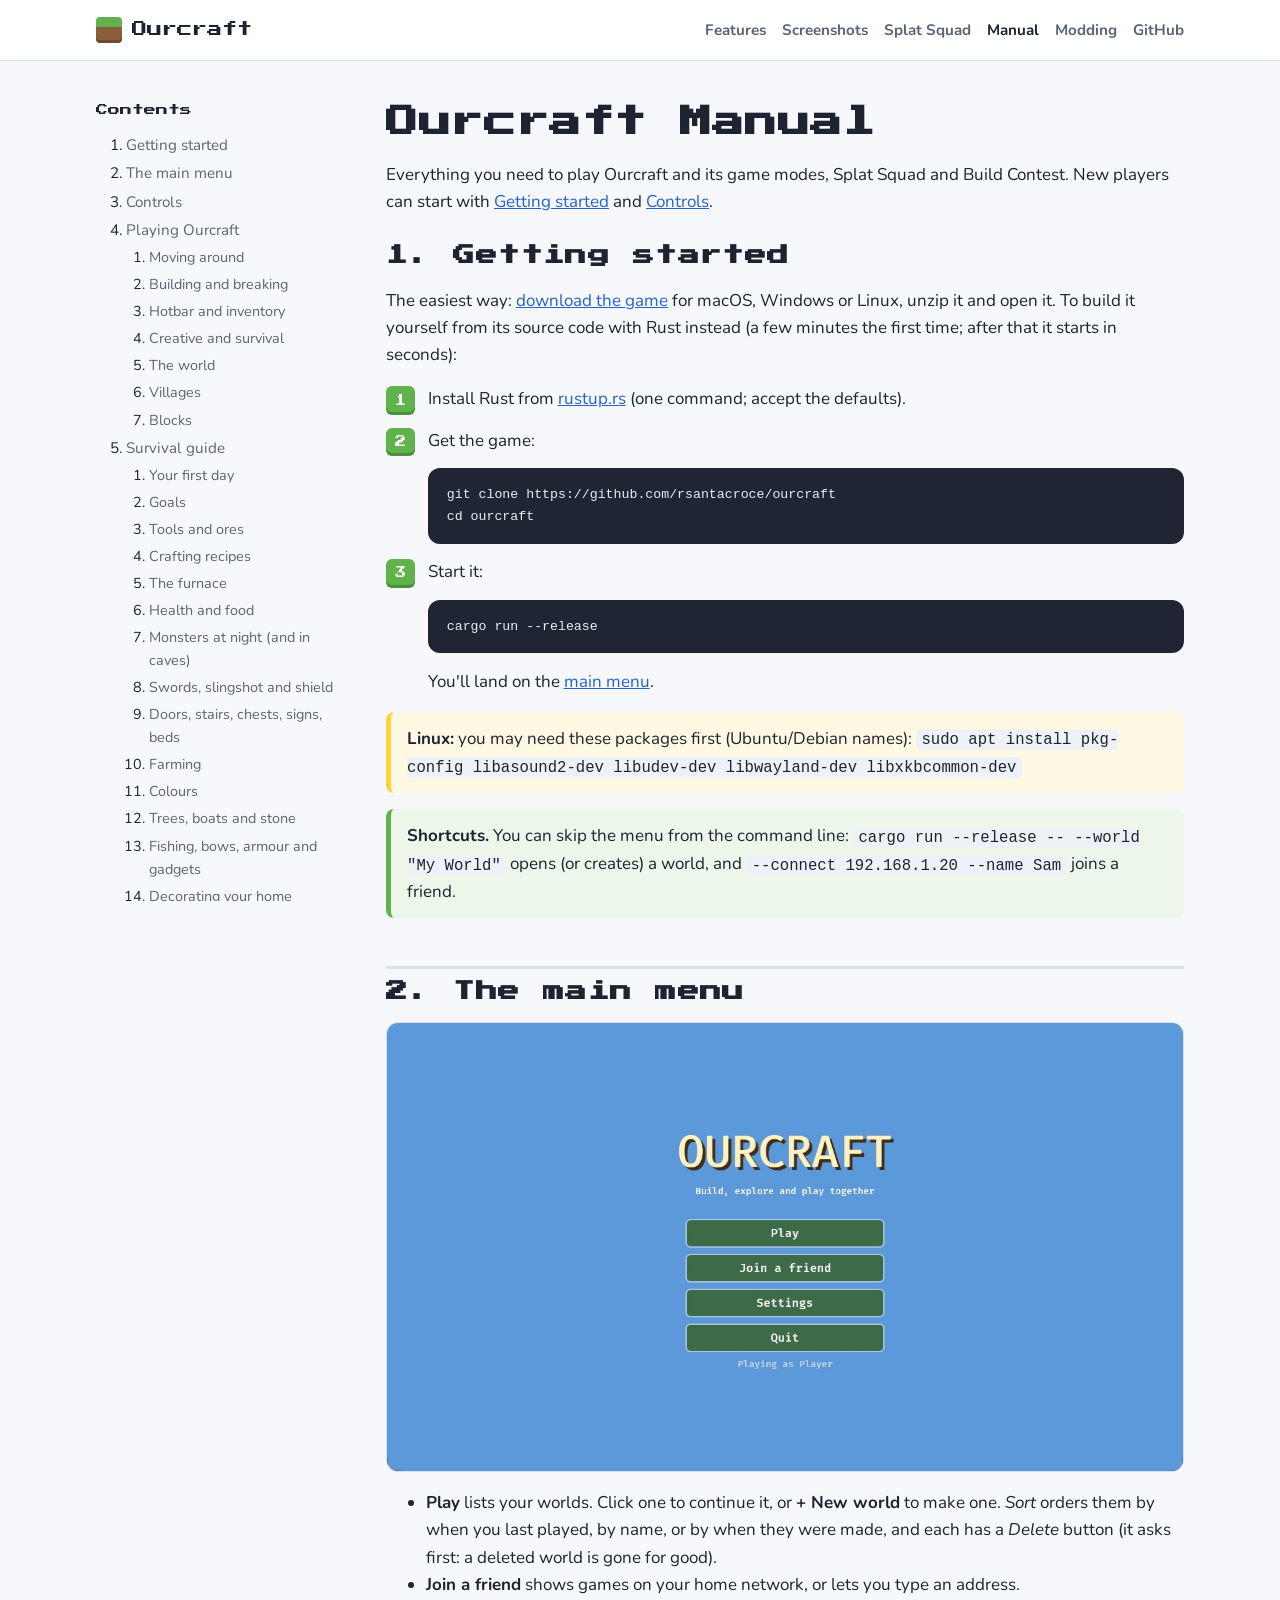
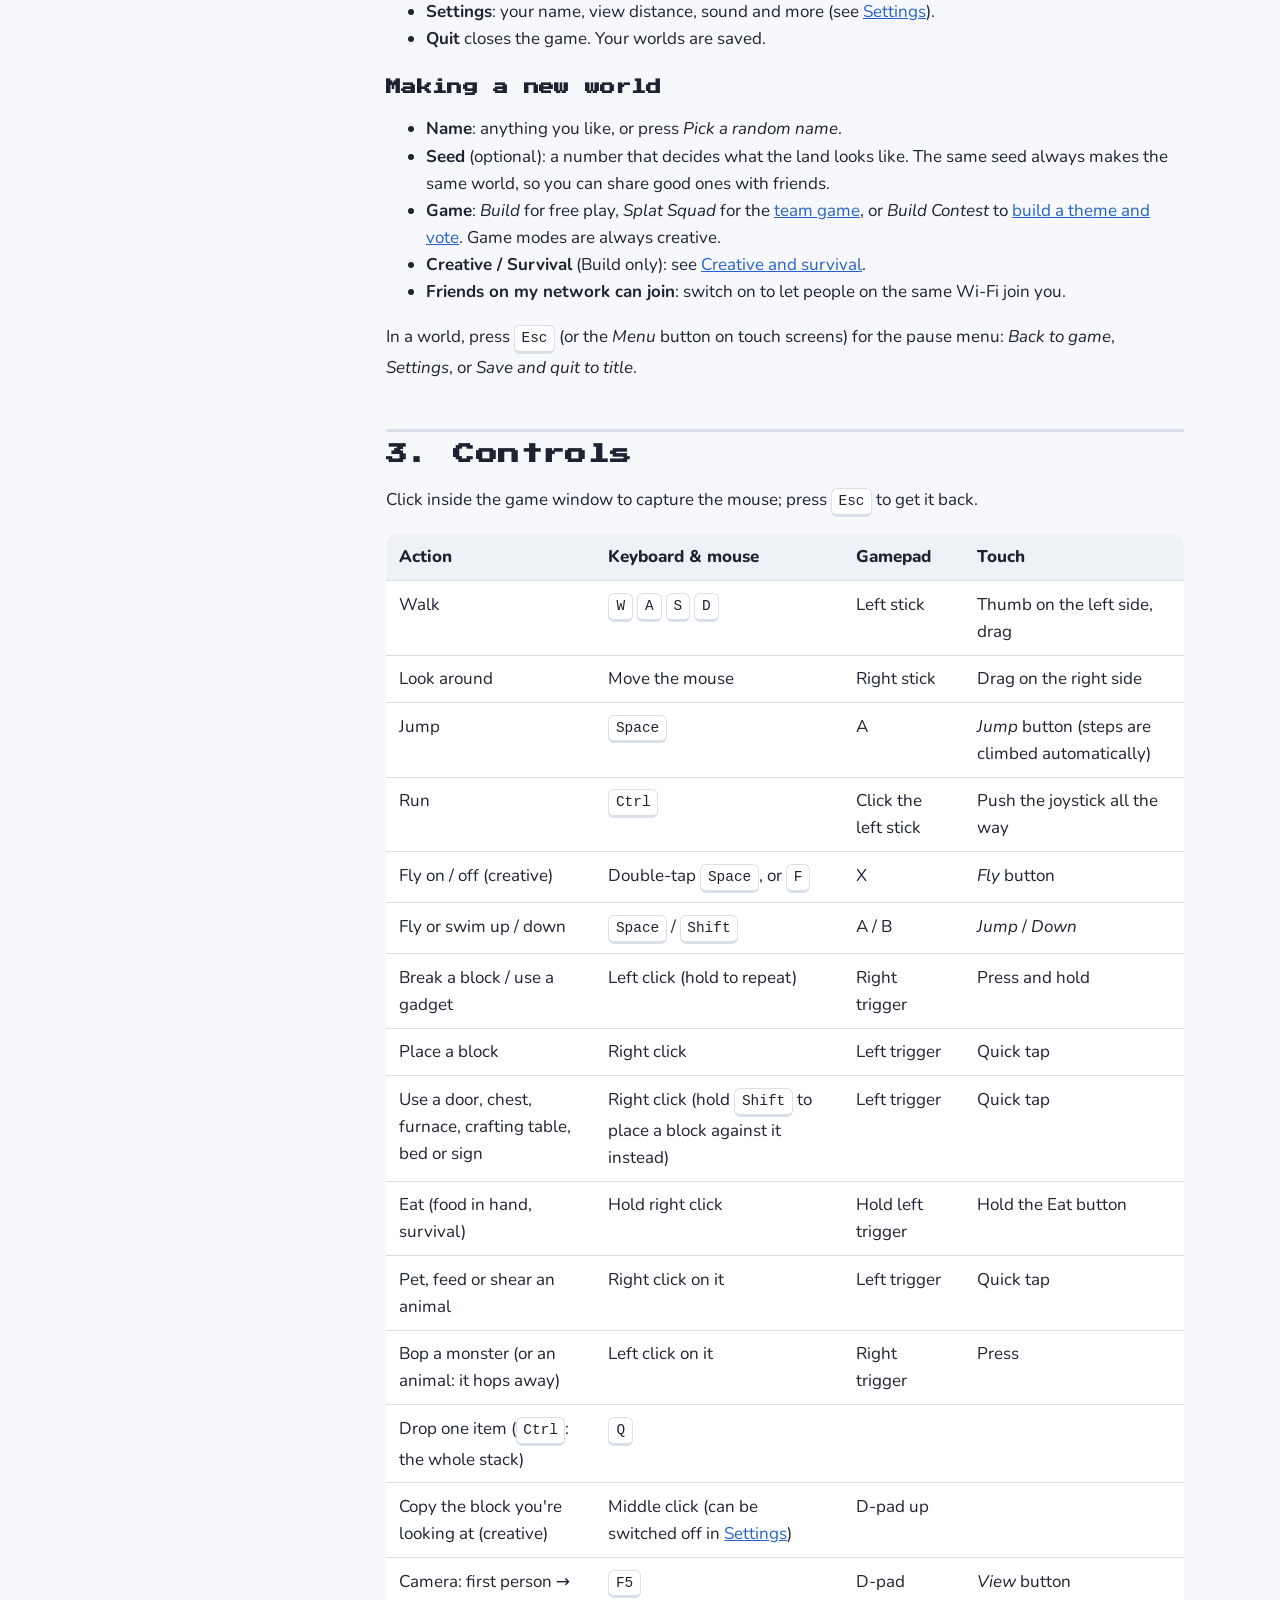
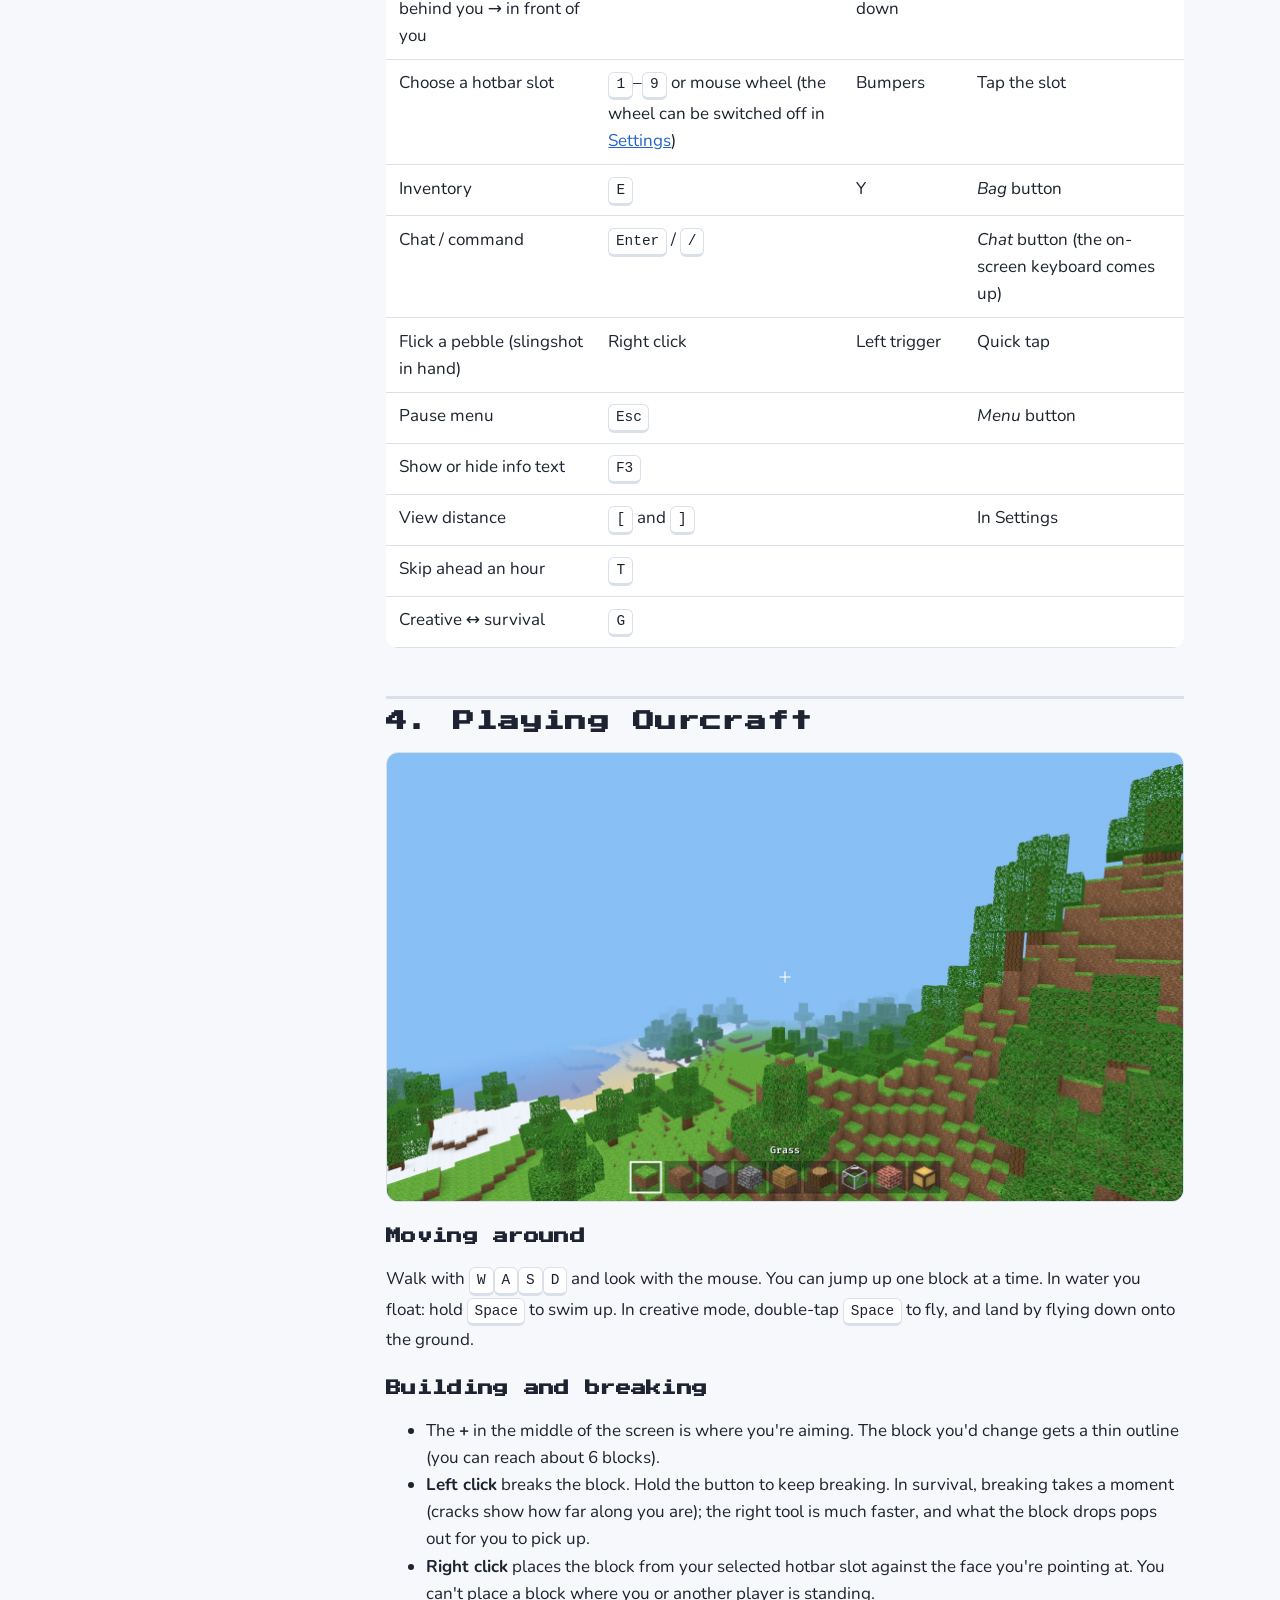
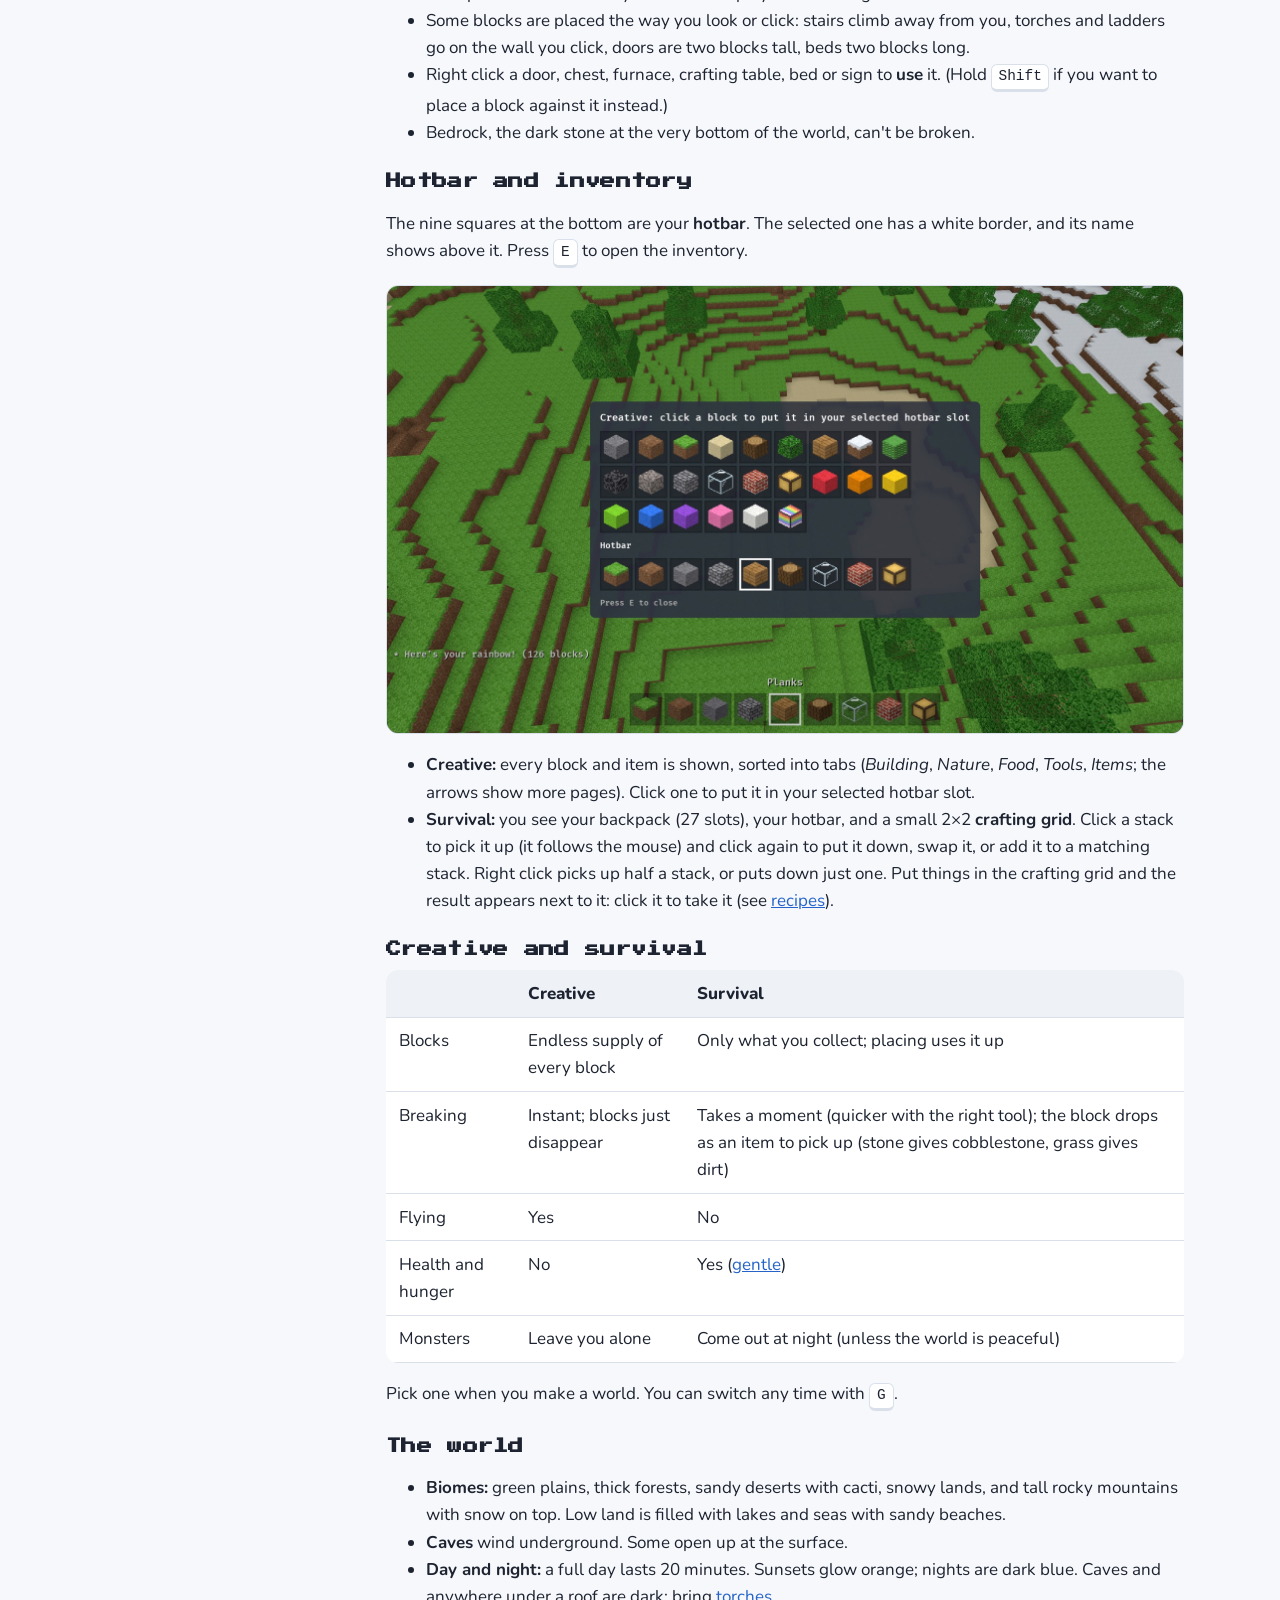
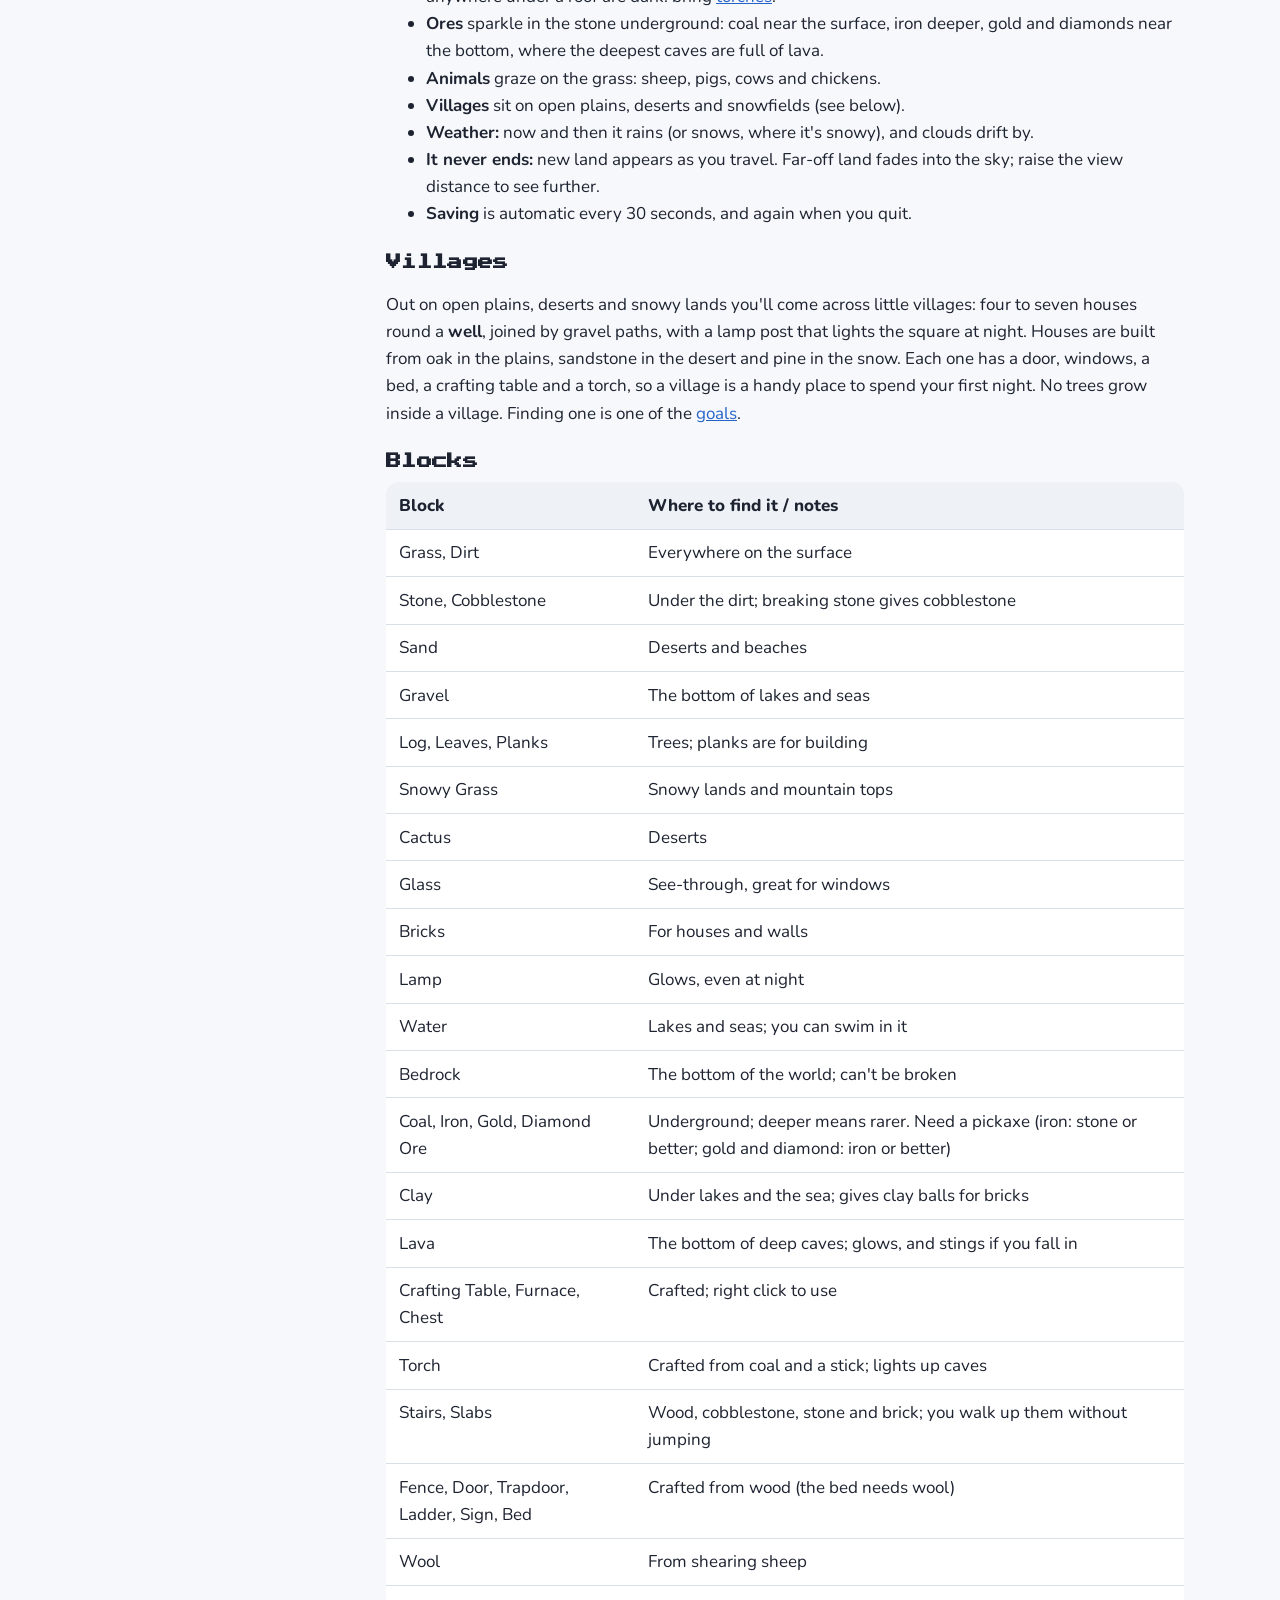
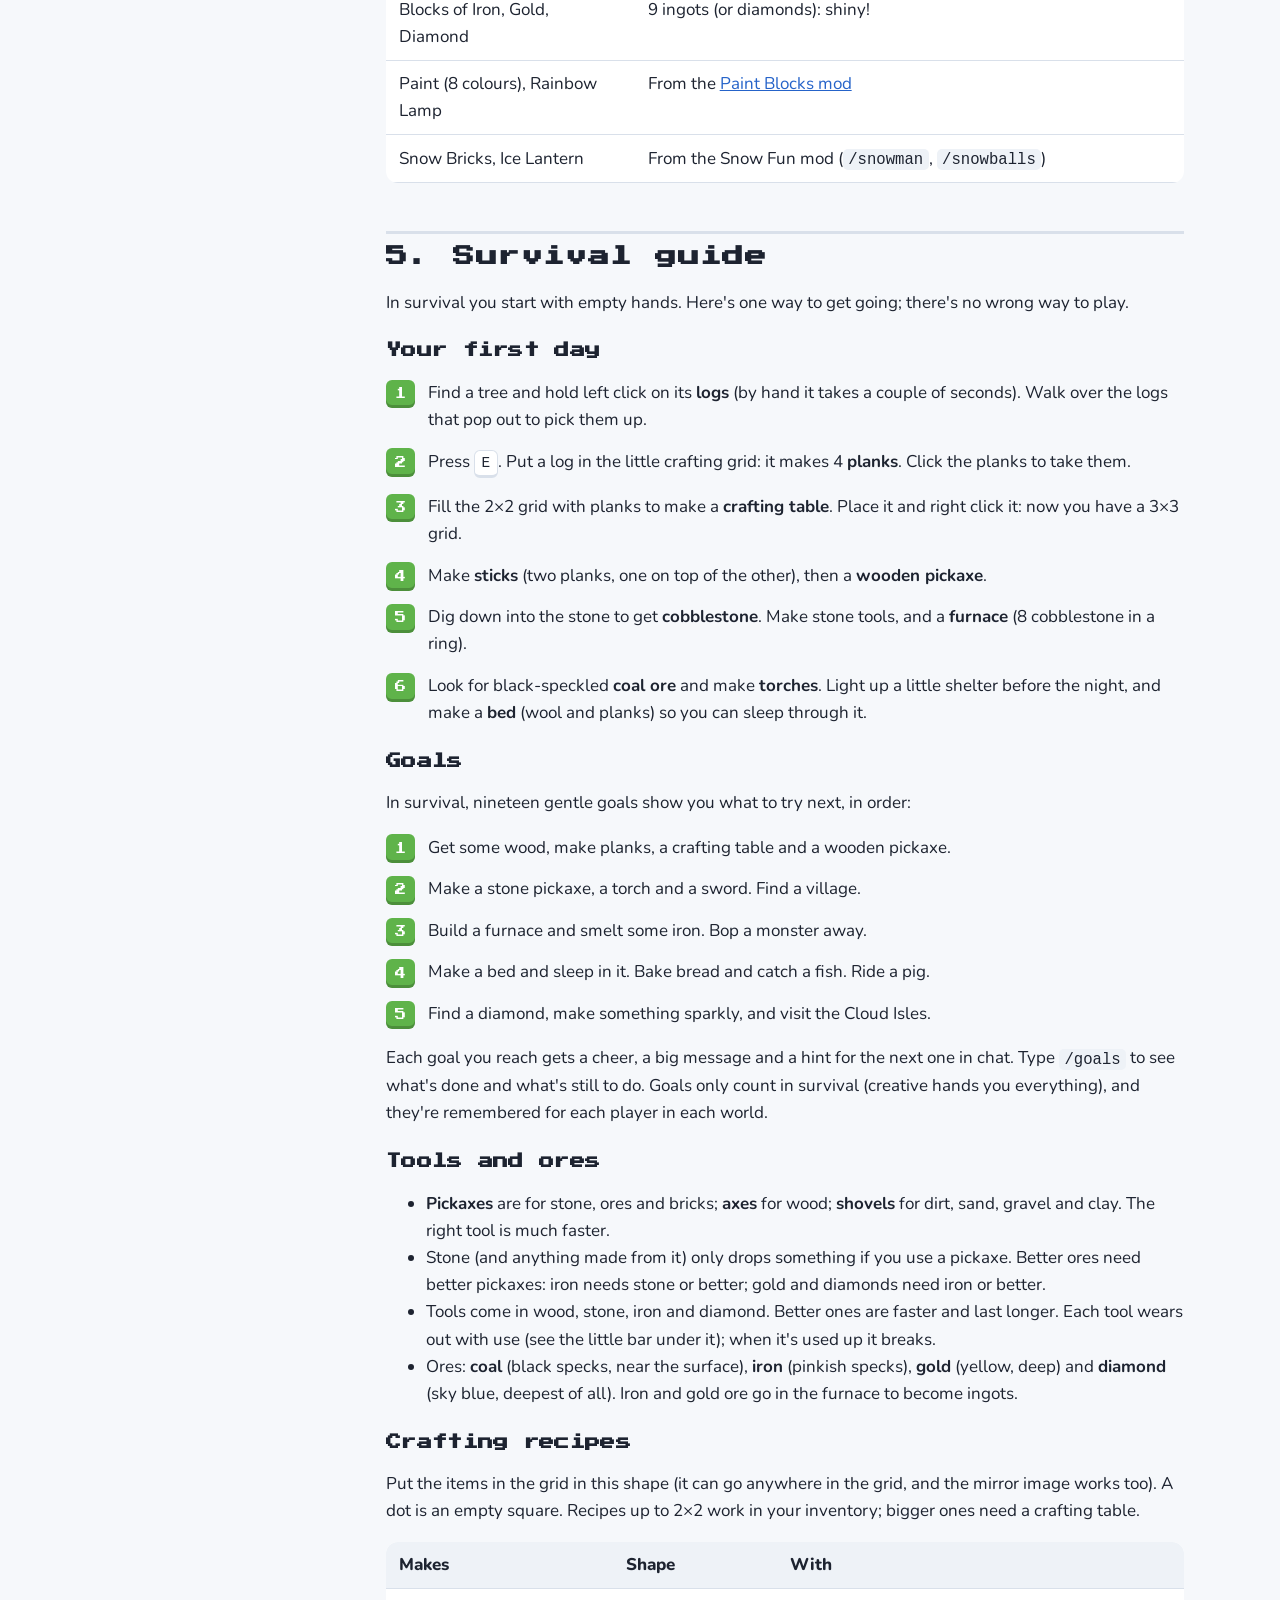
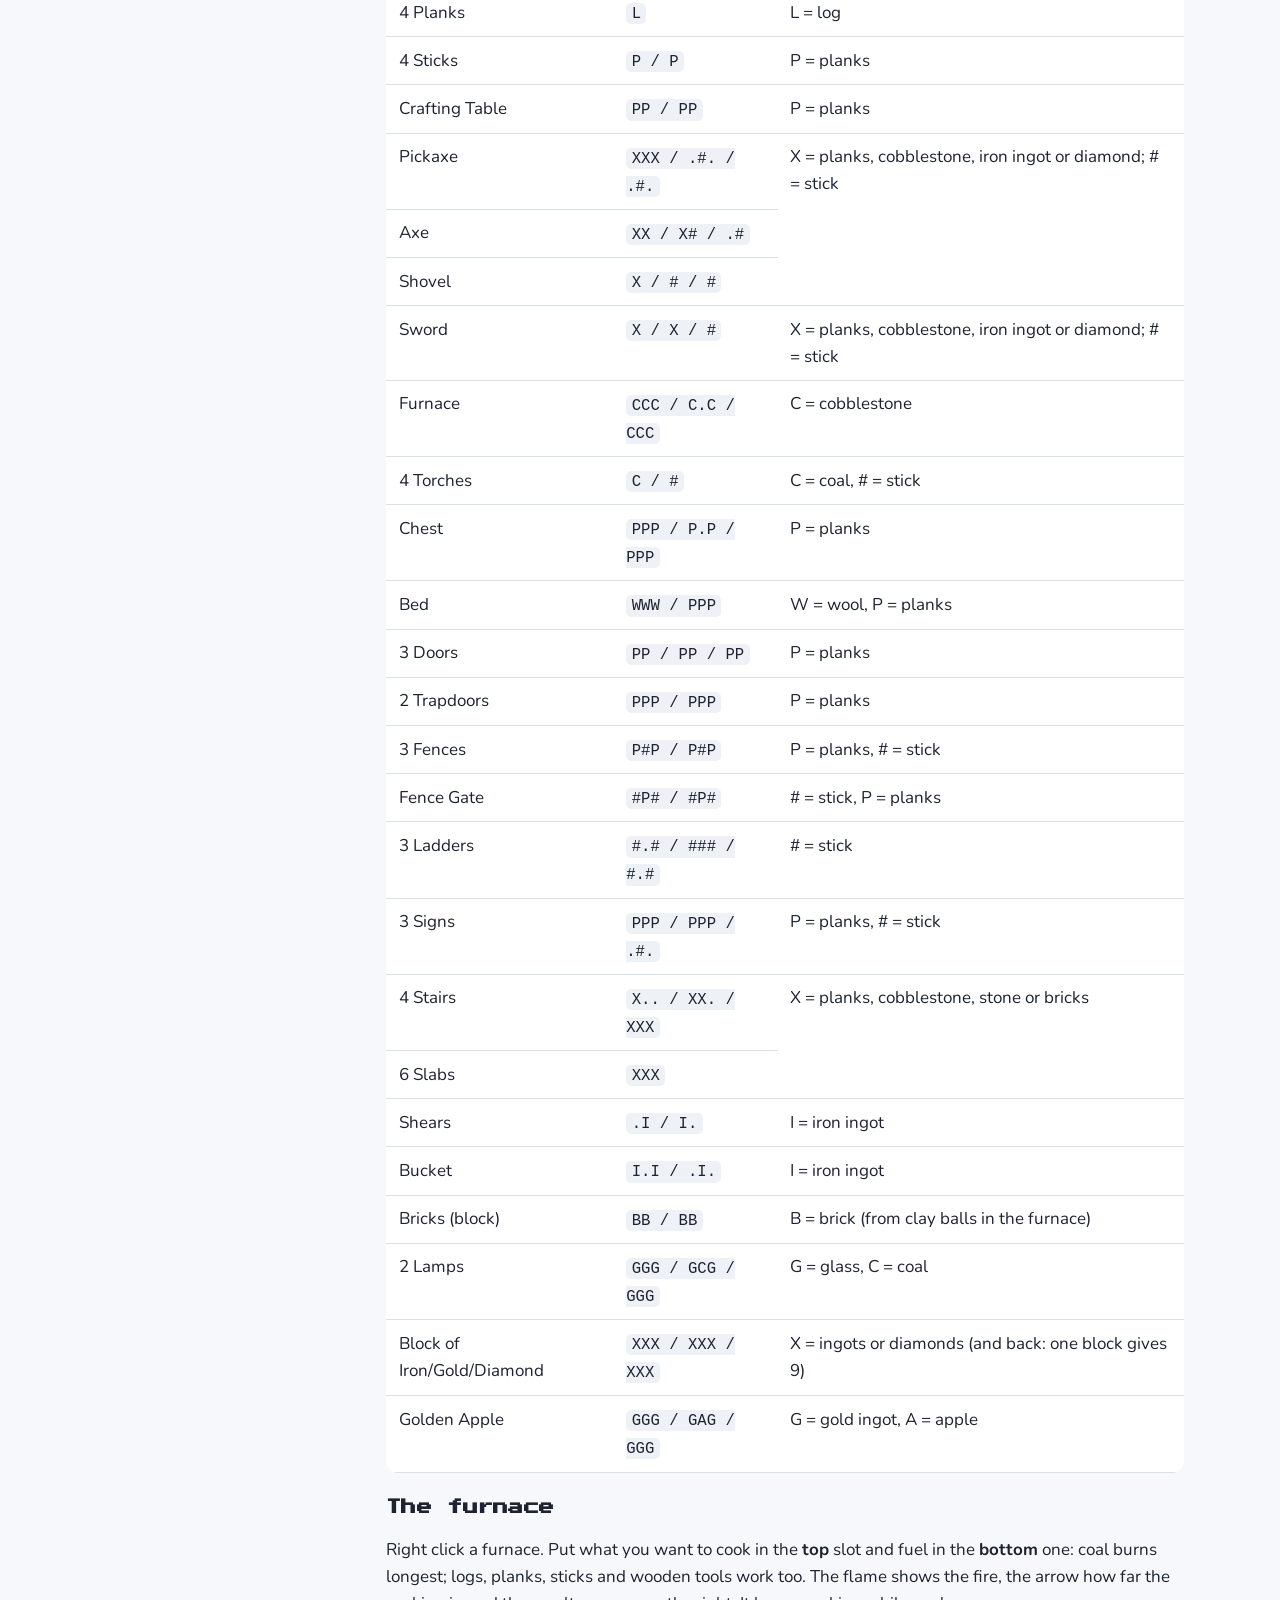
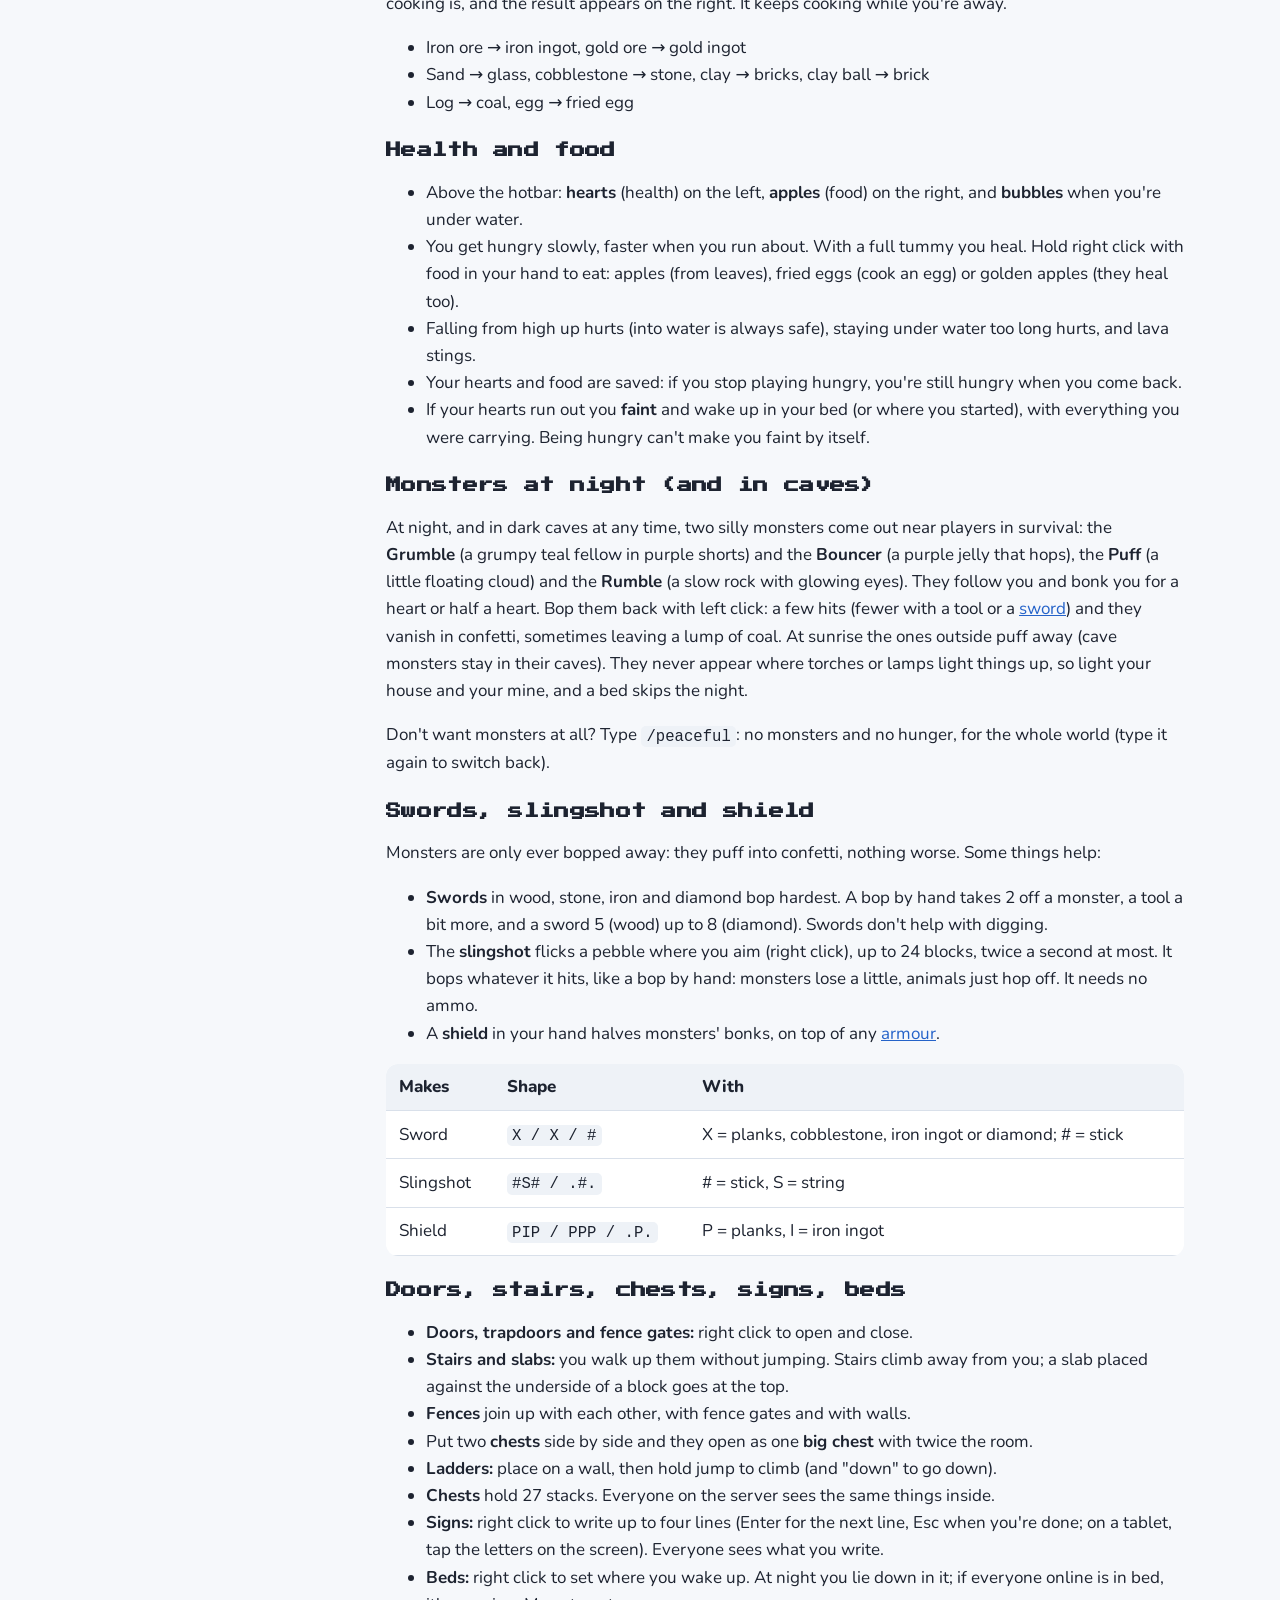
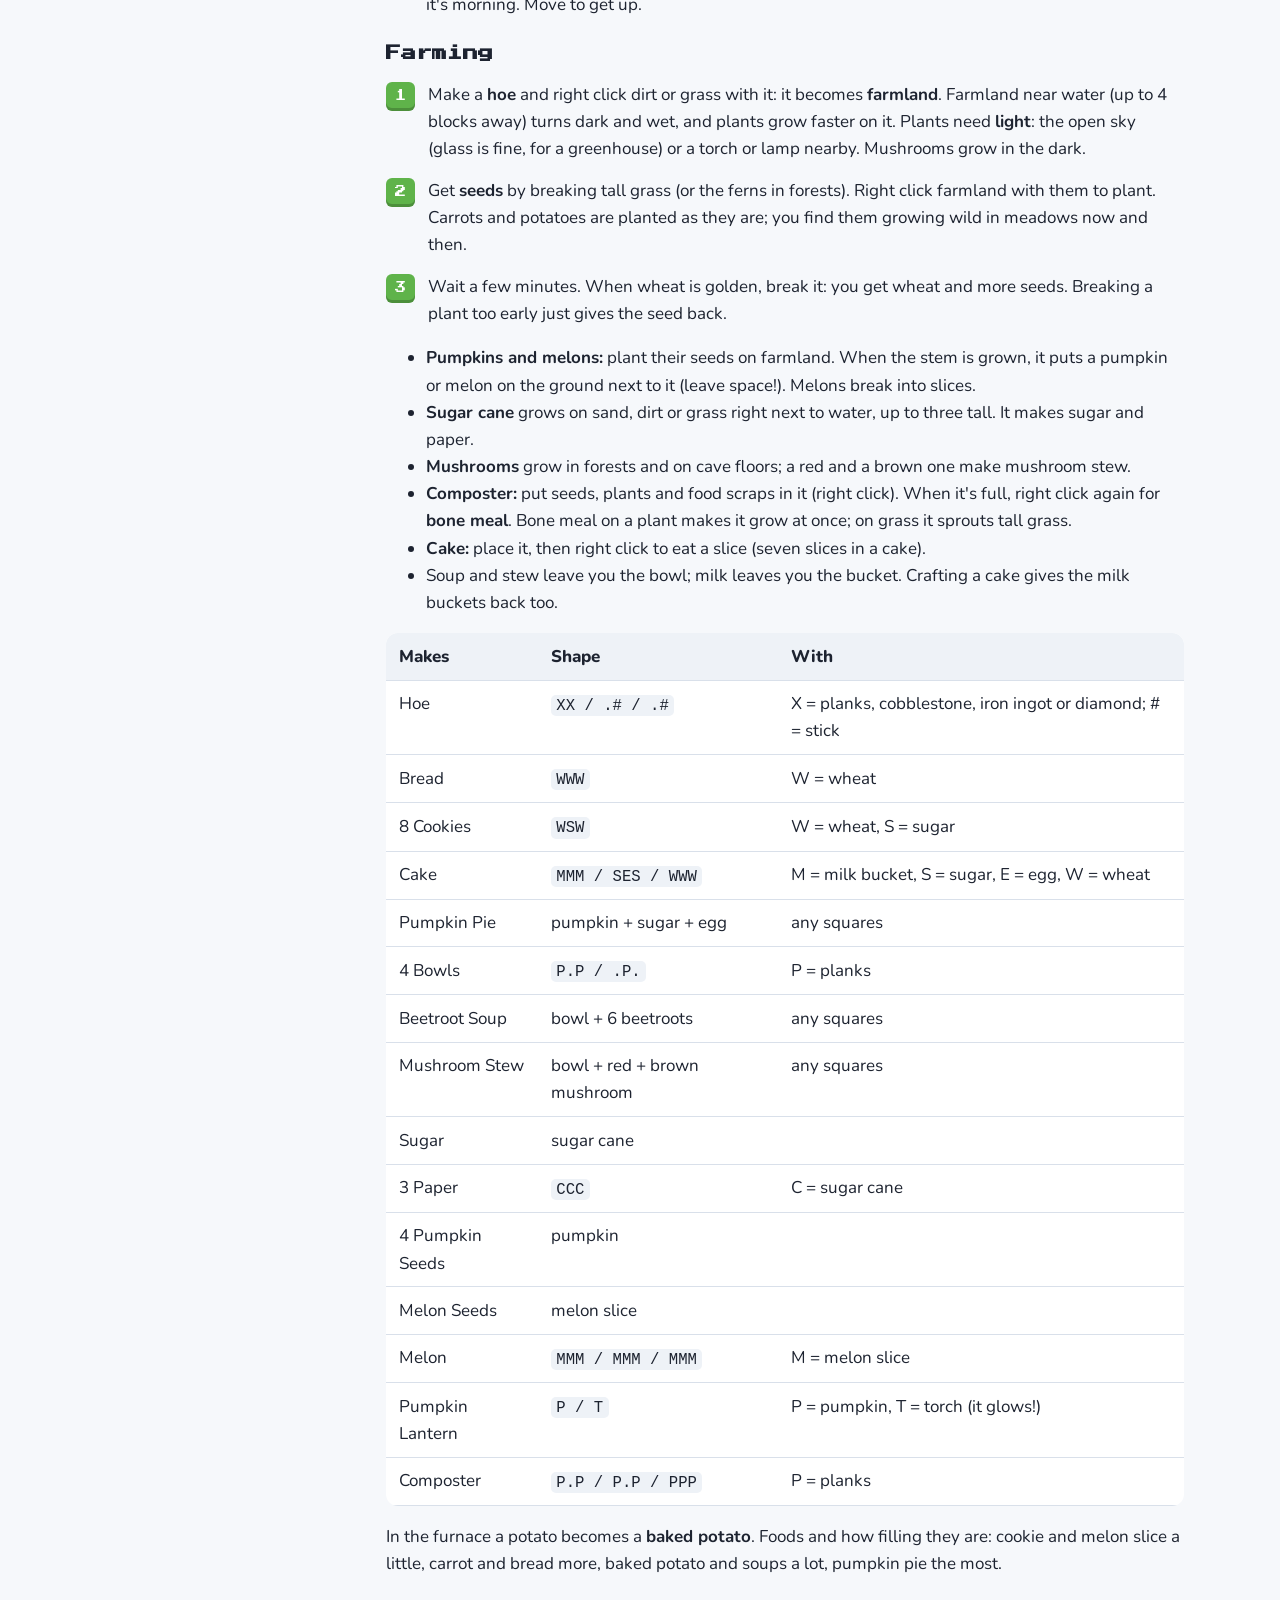
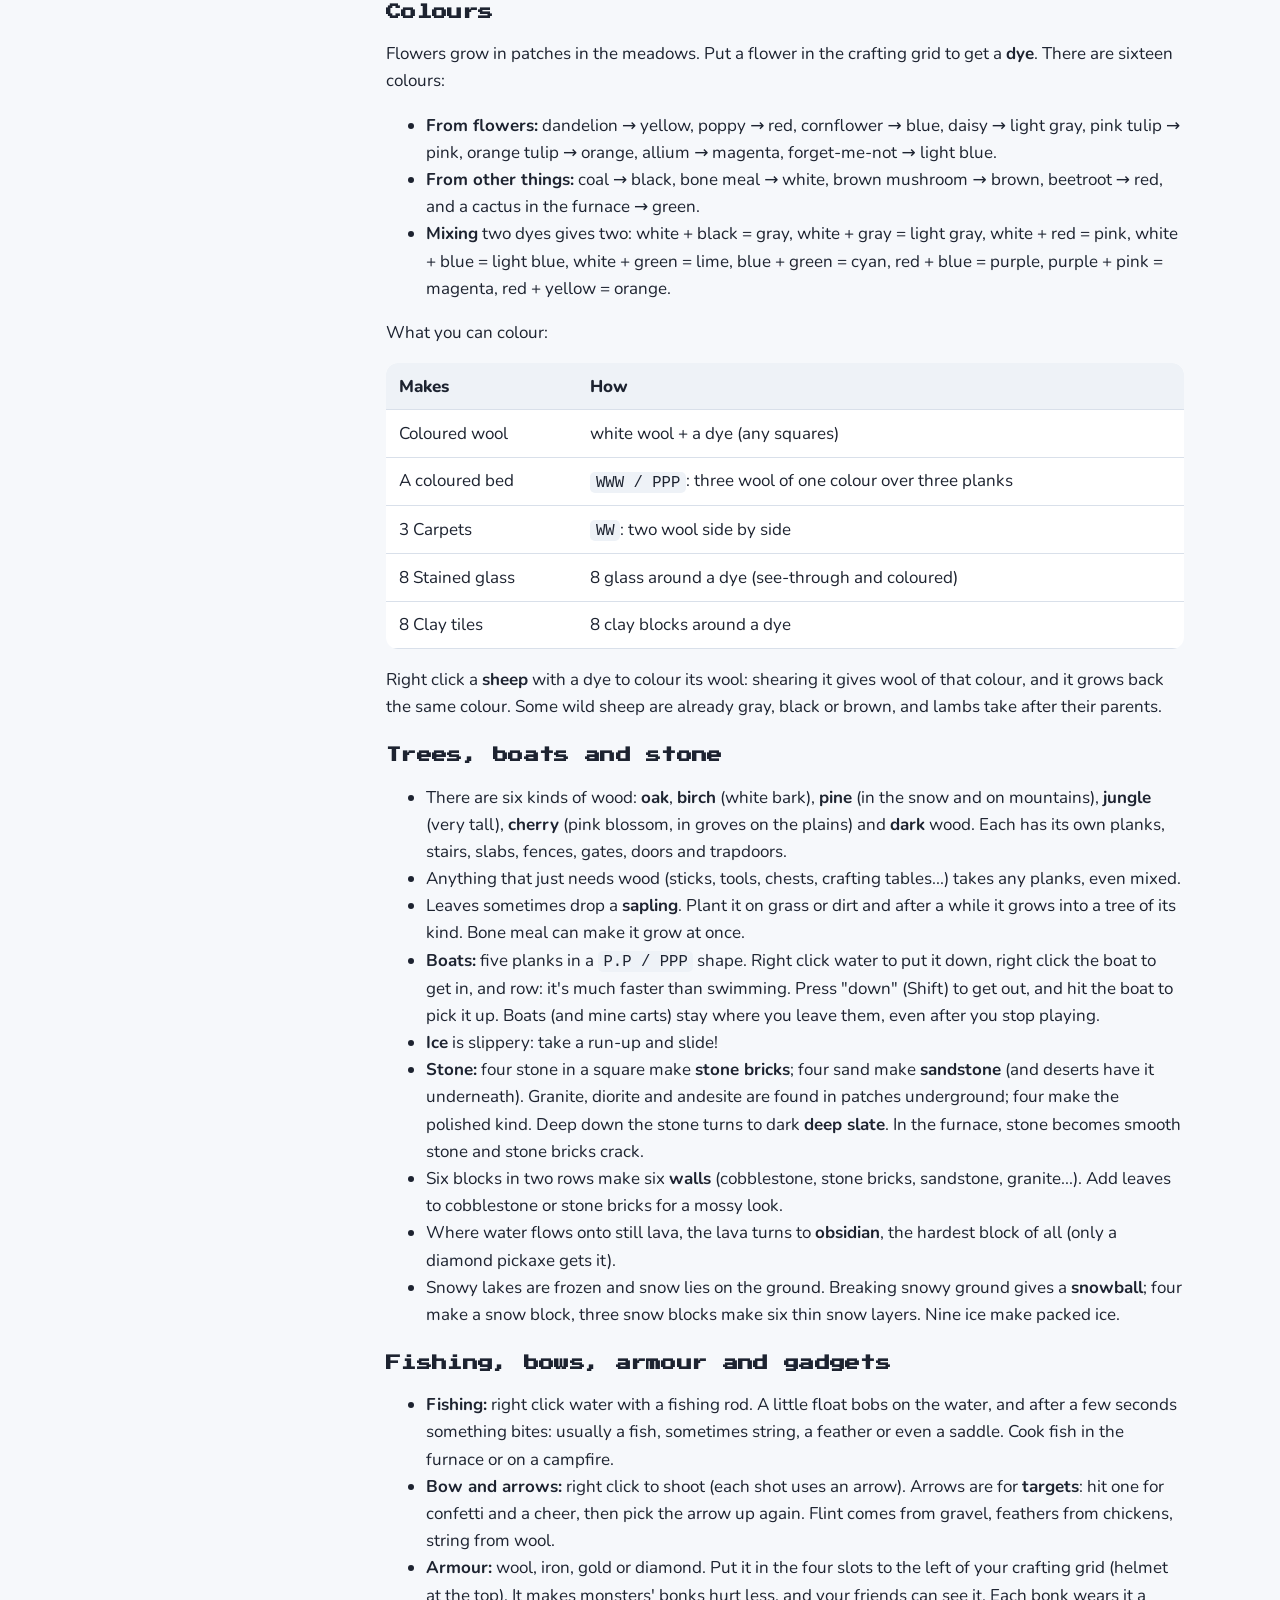
<file: manual.html>
<!doctype html>
<html lang="en">
<head>
  <meta charset="utf-8">
  <meta name="viewport" content="width=device-width, initial-scale=1">
  <title>Ourcraft Manual</title>
  <meta name="description" content="How to play Ourcraft, the Splat Squad team game and Build Contest: controls, building, survival, villages, goals, skins, multiplayer, servers, settings and mods.">
  <link rel="icon" href="assets/favicon.svg" type="image/svg+xml">
  <link rel="preconnect" href="https://fonts.googleapis.com">
  <link rel="preconnect" href="https://fonts.gstatic.com" crossorigin>
  <link href="https://fonts.googleapis.com/css2?family=Nunito:wght@400;700;800&family=Press+Start+2P&display=swap" rel="stylesheet">
  <link rel="stylesheet" href="assets/style.css">
</head>
<body>

<header class="topbar">
  <div class="wrap">
    <a class="logo" href="./"><span class="logo-block" aria-hidden="true"></span>Ourcraft</a>
    <nav class="nav" aria-label="Main">
      <a href="./#features">Features</a>
      <a href="./#screenshots">Screenshots</a>
      <a href="./#splat-squad">Splat Squad</a>
      <a href="manual.html" aria-current="page">Manual</a>
      <a href="modding.html">Modding</a>
      <a href="https://github.com/rsantacroce/ourcraft">GitHub</a>
    </nav>
  </div>
</header>

<div class="manual">
  <nav class="toc" aria-label="Contents">
    <p>Contents</p>
    <ol>
      <li><a href="#install">Getting started</a></li>
      <li><a href="#menu">The main menu</a></li>
      <li><a href="#controls">Controls</a></li>
      <li><a href="#playing">Playing Ourcraft</a>
        <ol>
          <li><a href="#moving">Moving around</a></li>
          <li><a href="#building">Building and breaking</a></li>
          <li><a href="#inventory">Hotbar and inventory</a></li>
          <li><a href="#modes">Creative and survival</a></li>
          <li><a href="#world">The world</a></li>
          <li><a href="#villages">Villages</a></li>
          <li><a href="#blocks">Blocks</a></li>
        </ol>
      </li>
      <li><a href="#survival">Survival guide</a>
        <ol>
          <li><a href="#first-day">Your first day</a></li>
          <li><a href="#goals">Goals</a></li>
          <li><a href="#tools">Tools and ores</a></li>
          <li><a href="#recipes">Crafting recipes</a></li>
          <li><a href="#furnace">The furnace</a></li>
          <li><a href="#health">Health and food</a></li>
          <li><a href="#monsters">Monsters at night (and in caves)</a></li>
          <li><a href="#weapons">Swords, slingshot and shield</a></li>
          <li><a href="#build-more">Doors, stairs, chests, signs, beds</a></li>
          <li><a href="#farming">Farming</a></li>
          <li><a href="#colours">Colours</a></li>
          <li><a href="#trees">Trees, boats and stone</a></li>
          <li><a href="#adventure">Fishing, bows, armour and gadgets</a></li>
          <li><a href="#decoration">Decorating your home</a></li>
          <li><a href="#circuits">Spark circuits and rails</a></li>
          <li><a href="#animals">Animals</a></li>
          <li><a href="#magic">Magic</a></li>
          <li><a href="#light">Light, water and weather</a></li>
          <li><a href="#cloud-isles">The Cloud Isles</a></li>
        </ol>
      </li>
      <li><a href="#friends">Playing with friends</a></li>
      <li><a href="#splat-squad">Playing Splat Squad</a>
        <ol>
          <li><a href="#squad-start">Starting a match</a></li>
          <li><a href="#squad-classes">The classes</a></li>
          <li><a href="#squad-how">How to play</a></li>
          <li><a href="#squad-rules">Rules</a></li>
          <li><a href="#squad-tips">Tips</a></li>
        </ol>
      </li>
      <li><a href="#build-contest">Playing Build Contest</a></li>
      <li><a href="#paint">The Paint Blocks mod</a></li>
      <li><a href="#chat">Chat and commands</a>
        <ol>
          <li><a href="#build-tools">Building tools</a></li>
        </ol>
      </li>
      <li><a href="#settings">Settings</a></li>
      <li><a href="#servers">Running a server</a></li>
      <li><a href="#mods">Mods</a></li>
      <li><a href="#mobile">iPad and Android</a></li>
      <li><a href="#parents">For parents</a></li>
      <li><a href="#help">Problems and questions</a></li>
    </ol>
  </nav>

  <article>
    <h1>Ourcraft Manual</h1>
    <p>Everything you need to play Ourcraft and its game modes, Splat Squad and Build Contest. New players can
      start with <a href="#install">Getting started</a> and <a href="#controls">Controls</a>.</p>

    <!-- ============================================================ -->
    <h2 id="install">1. Getting started</h2>
    <p>The easiest way: <a href="index.html#get-it">download the game</a> for macOS, Windows or
      Linux, unzip it and open it. To build it yourself from its source code with Rust instead
      (a few minutes the first time; after that it starts in seconds):</p>
    <ol class="steps">
      <li>Install Rust from <a href="https://rustup.rs">rustup.rs</a> (one command; accept the
        defaults).</li>
      <li>Get the game:
        <pre><code>git clone https://github.com/rsantacroce/ourcraft
cd ourcraft</code></pre></li>
      <li>Start it:
        <pre><code>cargo run --release</code></pre>
        You'll land on the <a href="#menu">main menu</a>.</li>
    </ol>
    <div class="note"><strong>Linux:</strong> you may need these packages first (Ubuntu/Debian
      names): <code>sudo apt install pkg-config libasound2-dev libudev-dev libwayland-dev libxkbcommon-dev</code></div>
    <div class="tip"><strong>Shortcuts.</strong> You can skip the menu from the command line:
      <code>cargo run --release -- --world "My World"</code> opens (or creates) a world, and
      <code>--connect 192.168.1.20 --name Sam</code> joins a friend.</div>

    <!-- ============================================================ -->
    <h2 id="menu">2. The main menu</h2>
    <img src="images/menu.jpg" alt="The main menu" width="1280" height="720" loading="lazy">
    <ul>
      <li><strong>Play</strong> lists your worlds. Click one to continue it, or
        <strong>+ New world</strong> to make one. <em>Sort</em> orders them by when you last
        played, by name, or by when they were made, and each has a <em>Delete</em> button (it
        asks first: a deleted world is gone for good).</li>
      <li><strong>Join a friend</strong> shows games on your home network, or lets you type an
        address.</li>
      <li><strong>Settings</strong>: your name, view distance, sound and more (see
        <a href="#settings">Settings</a>).</li>
      <li><strong>Quit</strong> closes the game. Your worlds are saved.</li>
    </ul>
    <h3>Making a new world</h3>
    <ul>
      <li><strong>Name</strong>: anything you like, or press <em>Pick a random name</em>.</li>
      <li><strong>Seed</strong> (optional): a number that decides what the land looks like. The
        same seed always makes the same world, so you can share good ones with friends.</li>
      <li><strong>Game</strong>: <em>Build</em> for free play, <em>Splat Squad</em> for the
        <a href="#splat-squad">team game</a>, or <em>Build Contest</em> to
        <a href="#build-contest">build a theme and vote</a>. Game modes are always creative.</li>
      <li><strong>Creative / Survival</strong> (Build only): see
        <a href="#modes">Creative and survival</a>.</li>
      <li><strong>Friends on my network can join</strong>: switch on to let people on the same
        Wi-Fi join you.</li>
    </ul>
    <p>In a world, press <kbd>Esc</kbd> (or the <em>Menu</em> button on touch screens) for the
      pause menu: <em>Back to game</em>, <em>Settings</em>, or <em>Save and quit to title</em>.</p>

    <!-- ============================================================ -->
    <h2 id="controls">3. Controls</h2>
    <p>Click inside the game window to capture the mouse; press <kbd>Esc</kbd> to get it back.</p>
    <div class="table-wrap">
    <table>
      <thead><tr><th>Action</th><th>Keyboard &amp; mouse</th><th>Gamepad</th><th>Touch</th></tr></thead>
      <tbody>
        <tr><td>Walk</td><td><kbd>W</kbd> <kbd>A</kbd> <kbd>S</kbd> <kbd>D</kbd></td><td>Left stick</td><td>Thumb on the left side, drag</td></tr>
        <tr><td>Look around</td><td>Move the mouse</td><td>Right stick</td><td>Drag on the right side</td></tr>
        <tr><td>Jump</td><td><kbd>Space</kbd></td><td>A</td><td><em>Jump</em> button (steps are climbed automatically)</td></tr>
        <tr><td>Run</td><td><kbd>Ctrl</kbd></td><td>Click the left stick</td><td>Push the joystick all the way</td></tr>
        <tr><td>Fly on / off (creative)</td><td>Double-tap <kbd>Space</kbd>, or <kbd>F</kbd></td><td>X</td><td><em>Fly</em> button</td></tr>
        <tr><td>Fly or swim up / down</td><td><kbd>Space</kbd> / <kbd>Shift</kbd></td><td>A / B</td><td><em>Jump</em> / <em>Down</em></td></tr>
        <tr><td>Break a block / use a gadget</td><td>Left click (hold to repeat)</td><td>Right trigger</td><td>Press and hold</td></tr>
        <tr><td>Place a block</td><td>Right click</td><td>Left trigger</td><td>Quick tap</td></tr>
        <tr><td>Use a door, chest, furnace, crafting table, bed or sign</td><td>Right click (hold <kbd>Shift</kbd> to place a block against it instead)</td><td>Left trigger</td><td>Quick tap</td></tr>
        <tr><td>Eat (food in hand, survival)</td><td>Hold right click</td><td>Hold left trigger</td><td>Hold the Eat button</td></tr>
        <tr><td>Pet, feed or shear an animal</td><td>Right click on it</td><td>Left trigger</td><td>Quick tap</td></tr>
        <tr><td>Bop a monster (or an animal: it hops away)</td><td>Left click on it</td><td>Right trigger</td><td>Press</td></tr>
        <tr><td>Drop one item (<kbd>Ctrl</kbd>: the whole stack)</td><td><kbd>Q</kbd></td><td></td><td></td></tr>
        <tr><td>Copy the block you're looking at (creative)</td><td>Middle click (can be switched off in <a href="#settings">Settings</a>)</td><td>D-pad up</td><td></td></tr>
        <tr><td>Camera: first person → behind you → in front of you</td><td><kbd>F5</kbd></td><td>D-pad down</td><td><em>View</em> button</td></tr>
        <tr><td>Choose a hotbar slot</td><td><kbd>1</kbd>–<kbd>9</kbd> or mouse wheel (the wheel can be switched off in <a href="#settings">Settings</a>)</td><td>Bumpers</td><td>Tap the slot</td></tr>
        <tr><td>Inventory</td><td><kbd>E</kbd></td><td>Y</td><td><em>Bag</em> button</td></tr>
        <tr><td>Chat / command</td><td><kbd>Enter</kbd> / <kbd>/</kbd></td><td></td><td><em>Chat</em> button (the on-screen keyboard comes up)</td></tr>
        <tr><td>Flick a pebble (slingshot in hand)</td><td>Right click</td><td>Left trigger</td><td>Quick tap</td></tr>
        <tr><td>Pause menu</td><td><kbd>Esc</kbd></td><td></td><td><em>Menu</em> button</td></tr>
        <tr><td>Show or hide info text</td><td><kbd>F3</kbd></td><td></td><td></td></tr>
        <tr><td>View distance</td><td><kbd>[</kbd> and <kbd>]</kbd></td><td></td><td>In Settings</td></tr>
        <tr><td>Skip ahead an hour</td><td><kbd>T</kbd></td><td></td><td></td></tr>
        <tr><td>Creative ↔ survival</td><td><kbd>G</kbd></td><td></td><td></td></tr>
      </tbody>
    </table>
    </div>

    <!-- ============================================================ -->
    <h2 id="playing">4. Playing Ourcraft</h2>
    <img src="images/vista.jpg" alt="A view over hills, forest and a beach" width="1600" height="900" loading="lazy">

    <h3 id="moving">Moving around</h3>
    <p>Walk with <kbd>W</kbd><kbd>A</kbd><kbd>S</kbd><kbd>D</kbd> and look with the mouse. You can
      jump up one block at a time. In water you float: hold <kbd>Space</kbd> to swim up. In
      creative mode, double-tap <kbd>Space</kbd> to fly, and land by flying down onto the ground.</p>

    <h3 id="building">Building and breaking</h3>
    <ul>
      <li>The <strong>+</strong> in the middle of the screen is where you're aiming. The block
        you'd change gets a thin outline (you can reach about 6 blocks).</li>
      <li><strong>Left click</strong> breaks the block. Hold the button to keep breaking. In
        survival, breaking takes a moment (cracks show how far along you are); the right tool is
        much faster, and what the block drops pops out for you to pick up.</li>
      <li><strong>Right click</strong> places the block from your selected hotbar slot against
        the face you're pointing at. You can't place a block where you or another player is
        standing.</li>
      <li>Some blocks are placed the way you look or click: stairs climb away from you, torches
        and ladders go on the wall you click, doors are two blocks tall, beds two blocks long.</li>
      <li>Right click a door, chest, furnace, crafting table, bed or sign to <strong>use</strong>
        it. (Hold <kbd>Shift</kbd> if you want to place a block against it instead.)</li>
      <li>Bedrock, the dark stone at the very bottom of the world, can't be broken.</li>
    </ul>

    <h3 id="inventory">Hotbar and inventory</h3>
    <p>The nine squares at the bottom are your <strong>hotbar</strong>. The selected one has a white
      border, and its name shows above it. Press <kbd>E</kbd> to open the inventory.</p>
    <img src="images/inventory.jpg" alt="The creative block picker" width="1600" height="900" loading="lazy">
    <ul>
      <li><strong>Creative:</strong> every block and item is shown, sorted into tabs
        (<em>Building</em>, <em>Nature</em>, <em>Food</em>, <em>Tools</em>, <em>Items</em>; the
        arrows show more pages). Click one to put it in your selected hotbar slot.</li>
      <li><strong>Survival:</strong> you see your backpack (27 slots), your hotbar, and a small
        2×2 <strong>crafting grid</strong>. Click a stack to pick it up (it follows the mouse) and
        click again to put it down, swap it, or add it to a matching stack. Right click picks up
        half a stack, or puts down just one. Put things in the crafting grid and the result
        appears next to it: click it to take it (see <a href="#recipes">recipes</a>).</li>
    </ul>

    <h3 id="modes">Creative and survival</h3>
    <div class="table-wrap">
    <table>
      <thead><tr><th></th><th>Creative</th><th>Survival</th></tr></thead>
      <tbody>
        <tr><td>Blocks</td><td>Endless supply of every block</td><td>Only what you collect; placing uses it up</td></tr>
        <tr><td>Breaking</td><td>Instant; blocks just disappear</td><td>Takes a moment (quicker with the right tool); the block drops as an item to pick up (stone gives cobblestone, grass gives dirt)</td></tr>
        <tr><td>Flying</td><td>Yes</td><td>No</td></tr>
        <tr><td>Health and hunger</td><td>No</td><td>Yes (<a href="#health">gentle</a>)</td></tr>
        <tr><td>Monsters</td><td>Leave you alone</td><td>Come out at night (unless the world is peaceful)</td></tr>
      </tbody>
    </table>
    </div>
    <p>Pick one when you make a world. You can switch any time with <kbd>G</kbd>.</p>

    <h3 id="world">The world</h3>
    <ul>
      <li><strong>Biomes:</strong> green plains, thick forests, sandy deserts with cacti, snowy
        lands, and tall rocky mountains with snow on top. Low land is filled with lakes and seas
        with sandy beaches.</li>
      <li><strong>Caves</strong> wind underground. Some open up at the surface.</li>
      <li><strong>Day and night:</strong> a full day lasts 20 minutes. Sunsets glow orange;
        nights are dark blue. Caves and anywhere under a roof are dark: bring
        <a href="#light">torches</a>.</li>
      <li><strong>Ores</strong> sparkle in the stone underground: coal near the surface, iron
        deeper, gold and diamonds near the bottom, where the deepest caves are full of lava.</li>
      <li><strong>Animals</strong> graze on the grass: sheep, pigs, cows and chickens.</li>
      <li><strong>Villages</strong> sit on open plains, deserts and snowfields (see below).</li>
      <li><strong>Weather:</strong> now and then it rains (or snows, where it's snowy), and
        clouds drift by.</li>
      <li><strong>It never ends:</strong> new land appears as you travel. Far-off land fades into
        the sky; raise the view distance to see further.</li>
      <li><strong>Saving</strong> is automatic every 30 seconds, and again when you quit.</li>
    </ul>

    <h3 id="villages">Villages</h3>
    <p>Out on open plains, deserts and snowy lands you'll come across little villages: four to
      seven houses round a <strong>well</strong>, joined by gravel paths, with a lamp post that
      lights the square at night. Houses are built from oak in the plains, sandstone in the
      desert and pine in the snow. Each one has a door, windows, a bed, a crafting table and a
      torch, so a village is a handy place to spend your first night. No trees grow inside a
      village. Finding one is one of the <a href="#goals">goals</a>.</p>

    <h3 id="blocks">Blocks</h3>
    <div class="table-wrap">
    <table>
      <thead><tr><th>Block</th><th>Where to find it / notes</th></tr></thead>
      <tbody>
        <tr><td>Grass, Dirt</td><td>Everywhere on the surface</td></tr>
        <tr><td>Stone, Cobblestone</td><td>Under the dirt; breaking stone gives cobblestone</td></tr>
        <tr><td>Sand</td><td>Deserts and beaches</td></tr>
        <tr><td>Gravel</td><td>The bottom of lakes and seas</td></tr>
        <tr><td>Log, Leaves, Planks</td><td>Trees; planks are for building</td></tr>
        <tr><td>Snowy Grass</td><td>Snowy lands and mountain tops</td></tr>
        <tr><td>Cactus</td><td>Deserts</td></tr>
        <tr><td>Glass</td><td>See-through, great for windows</td></tr>
        <tr><td>Bricks</td><td>For houses and walls</td></tr>
        <tr><td>Lamp</td><td>Glows, even at night</td></tr>
        <tr><td>Water</td><td>Lakes and seas; you can swim in it</td></tr>
        <tr><td>Bedrock</td><td>The bottom of the world; can't be broken</td></tr>
        <tr><td>Coal, Iron, Gold, Diamond Ore</td><td>Underground; deeper means rarer. Need a pickaxe (iron: stone or better; gold and diamond: iron or better)</td></tr>
        <tr><td>Clay</td><td>Under lakes and the sea; gives clay balls for bricks</td></tr>
        <tr><td>Lava</td><td>The bottom of deep caves; glows, and stings if you fall in</td></tr>
        <tr><td>Crafting Table, Furnace, Chest</td><td>Crafted; right click to use</td></tr>
        <tr><td>Torch</td><td>Crafted from coal and a stick; lights up caves</td></tr>
        <tr><td>Stairs, Slabs</td><td>Wood, cobblestone, stone and brick; you walk up them without jumping</td></tr>
        <tr><td>Fence, Door, Trapdoor, Ladder, Sign, Bed</td><td>Crafted from wood (the bed needs wool)</td></tr>
        <tr><td>Wool</td><td>From shearing sheep</td></tr>
        <tr><td>Blocks of Iron, Gold, Diamond</td><td>9 ingots (or diamonds): shiny!</td></tr>
        <tr><td>Paint (8 colours), Rainbow Lamp</td><td>From the <a href="#paint">Paint Blocks mod</a></td></tr>
        <tr><td>Snow Bricks, Ice Lantern</td><td>From the Snow Fun mod (<code>/snowman</code>, <code>/snowballs</code>)</td></tr>
      </tbody>
    </table>
    </div>

    <!-- ============================================================ -->
    <h2 id="survival">5. Survival guide</h2>
    <p>In survival you start with empty hands. Here's one way to get going; there's no wrong way
      to play.</p>

    <h3 id="first-day">Your first day</h3>
    <ol class="steps">
      <li>Find a tree and hold left click on its <strong>logs</strong> (by hand it takes a couple
        of seconds). Walk over the logs that pop out to pick them up.</li>
      <li>Press <kbd>E</kbd>. Put a log in the little crafting grid: it makes 4
        <strong>planks</strong>. Click the planks to take them.</li>
      <li>Fill the 2×2 grid with planks to make a <strong>crafting table</strong>. Place it and
        right click it: now you have a 3×3 grid.</li>
      <li>Make <strong>sticks</strong> (two planks, one on top of the other), then a
        <strong>wooden pickaxe</strong>.</li>
      <li>Dig down into the stone to get <strong>cobblestone</strong>. Make stone tools, and a
        <strong>furnace</strong> (8 cobblestone in a ring).</li>
      <li>Look for black-speckled <strong>coal ore</strong> and make <strong>torches</strong>.
        Light up a little shelter before the night, and make a <strong>bed</strong> (wool and
        planks) so you can sleep through it.</li>
    </ol>

    <h3 id="goals">Goals</h3>
    <p>In survival, nineteen gentle goals show you what to try next, in order:</p>
    <ol class="steps">
      <li>Get some wood, make planks, a crafting table and a wooden pickaxe.</li>
      <li>Make a stone pickaxe, a torch and a sword. Find a village.</li>
      <li>Build a furnace and smelt some iron. Bop a monster away.</li>
      <li>Make a bed and sleep in it. Bake bread and catch a fish. Ride a pig.</li>
      <li>Find a diamond, make something sparkly, and visit the Cloud Isles.</li>
    </ol>
    <p>Each goal you reach gets a cheer, a big message and a hint for the next one in chat.
      Type <code>/goals</code> to see what's done and what's still to do. Goals only count in
      survival (creative hands you everything), and they're remembered for each player in each
      world.</p>

    <h3 id="tools">Tools and ores</h3>
    <ul>
      <li><strong>Pickaxes</strong> are for stone, ores and bricks; <strong>axes</strong> for
        wood; <strong>shovels</strong> for dirt, sand, gravel and clay. The right tool is much
        faster.</li>
      <li>Stone (and anything made from it) only drops something if you use a pickaxe. Better
        ores need better pickaxes: iron needs stone or better; gold and diamonds need iron or
        better.</li>
      <li>Tools come in wood, stone, iron and diamond. Better ones are faster and last longer.
        Each tool wears out with use (see the little bar under it); when it's used up it breaks.</li>
      <li>Ores: <strong>coal</strong> (black specks, near the surface), <strong>iron</strong>
        (pinkish specks), <strong>gold</strong> (yellow, deep) and <strong>diamond</strong>
        (sky blue, deepest of all). Iron and gold ore go in the furnace to become ingots.</li>
    </ul>

    <h3 id="recipes">Crafting recipes</h3>
    <p>Put the items in the grid in this shape (it can go anywhere in the grid, and the mirror
      image works too). A dot is an empty square. Recipes up to 2×2 work in your inventory;
      bigger ones need a crafting table.</p>
    <div class="table-wrap">
    <table>
      <thead><tr><th>Makes</th><th>Shape</th><th>With</th></tr></thead>
      <tbody>
        <tr><td>4 Planks</td><td><code>L</code></td><td>L = log</td></tr>
        <tr><td>4 Sticks</td><td><code>P / P</code></td><td>P = planks</td></tr>
        <tr><td>Crafting Table</td><td><code>PP / PP</code></td><td>P = planks</td></tr>
        <tr><td>Pickaxe</td><td><code>XXX / .#. / .#.</code></td><td rowspan="3">X = planks, cobblestone, iron ingot or diamond; # = stick</td></tr>
        <tr><td>Axe</td><td><code>XX / X# / .#</code></td></tr>
        <tr><td>Shovel</td><td><code>X / # / #</code></td></tr>
        <tr><td>Sword</td><td><code>X / X / #</code></td><td>X = planks, cobblestone, iron ingot or diamond; # = stick</td></tr>
        <tr><td>Furnace</td><td><code>CCC / C.C / CCC</code></td><td>C = cobblestone</td></tr>
        <tr><td>4 Torches</td><td><code>C / #</code></td><td>C = coal, # = stick</td></tr>
        <tr><td>Chest</td><td><code>PPP / P.P / PPP</code></td><td>P = planks</td></tr>
        <tr><td>Bed</td><td><code>WWW / PPP</code></td><td>W = wool, P = planks</td></tr>
        <tr><td>3 Doors</td><td><code>PP / PP / PP</code></td><td>P = planks</td></tr>
        <tr><td>2 Trapdoors</td><td><code>PPP / PPP</code></td><td>P = planks</td></tr>
        <tr><td>3 Fences</td><td><code>P#P / P#P</code></td><td>P = planks, # = stick</td></tr>
        <tr><td>Fence Gate</td><td><code>#P# / #P#</code></td><td># = stick, P = planks</td></tr>
        <tr><td>3 Ladders</td><td><code>#.# / ### / #.#</code></td><td># = stick</td></tr>
        <tr><td>3 Signs</td><td><code>PPP / PPP / .#.</code></td><td>P = planks, # = stick</td></tr>
        <tr><td>4 Stairs</td><td><code>X.. / XX. / XXX</code></td><td rowspan="2">X = planks, cobblestone, stone or bricks</td></tr>
        <tr><td>6 Slabs</td><td><code>XXX</code></td></tr>
        <tr><td>Shears</td><td><code>.I / I.</code></td><td>I = iron ingot</td></tr>
        <tr><td>Bucket</td><td><code>I.I / .I.</code></td><td>I = iron ingot</td></tr>
        <tr><td>Bricks (block)</td><td><code>BB / BB</code></td><td>B = brick (from clay balls in the furnace)</td></tr>
        <tr><td>2 Lamps</td><td><code>GGG / GCG / GGG</code></td><td>G = glass, C = coal</td></tr>
        <tr><td>Block of Iron/Gold/Diamond</td><td><code>XXX / XXX / XXX</code></td><td>X = ingots or diamonds (and back: one block gives 9)</td></tr>
        <tr><td>Golden Apple</td><td><code>GGG / GAG / GGG</code></td><td>G = gold ingot, A = apple</td></tr>
      </tbody>
    </table>
    </div>

    <h3 id="furnace">The furnace</h3>
    <p>Right click a furnace. Put what you want to cook in the <strong>top</strong> slot and
      fuel in the <strong>bottom</strong> one: coal burns longest; logs, planks, sticks and
      wooden tools work too. The flame shows the fire, the arrow how far the cooking is, and the
      result appears on the right. It keeps cooking while you're away.</p>
    <ul>
      <li>Iron ore → iron ingot, gold ore → gold ingot</li>
      <li>Sand → glass, cobblestone → stone, clay → bricks, clay ball → brick</li>
      <li>Log → coal, egg → fried egg</li>
    </ul>

    <h3 id="health">Health and food</h3>
    <ul>
      <li>Above the hotbar: <strong>hearts</strong> (health) on the left, <strong>apples</strong>
        (food) on the right, and <strong>bubbles</strong> when you're under water.</li>
      <li>You get hungry slowly, faster when you run about. With a full tummy you heal. Hold
        right click with food in your hand to eat: apples (from leaves), fried eggs (cook an
        egg) or golden apples (they heal too).</li>
      <li>Falling from high up hurts (into water is always safe), staying under water too long
        hurts, and lava stings.</li>
      <li>Your hearts and food are saved: if you stop playing hungry, you're still hungry when
        you come back.</li>
      <li>If your hearts run out you <strong>faint</strong> and wake up in your bed (or where you
        started), with everything you were carrying. Being hungry can't make you faint by
        itself.</li>
    </ul>

    <h3 id="monsters">Monsters at night (and in caves)</h3>
    <p>At night, and in dark caves at any time, two silly monsters come out near players in
      survival: the <strong>Grumble</strong>
      (a grumpy teal fellow in purple shorts) and the <strong>Bouncer</strong> (a purple jelly
      that hops), the <strong>Puff</strong> (a little floating cloud) and the <strong>Rumble</strong>
      (a slow rock with glowing eyes). They follow you and bonk you for a heart or half a heart. Bop them back with
      left click: a few hits (fewer with a tool or a <a href="#weapons">sword</a>) and they vanish in confetti, sometimes leaving
      a lump of coal. At sunrise the ones outside puff away (cave monsters stay in their
      caves). They never appear where torches or lamps light things up, so light your house
      and your mine, and a bed skips the night.</p>
    <p>Don't want monsters at all? Type <code>/peaceful</code>: no monsters and no hunger, for
      the whole world (type it again to switch back).</p>

    <h3 id="weapons">Swords, slingshot and shield</h3>
    <p>Monsters are only ever bopped away: they puff into confetti, nothing worse. Some things
      help:</p>
    <ul>
      <li><strong>Swords</strong> in wood, stone, iron and diamond bop hardest. A bop by hand
        takes 2 off a monster, a tool a bit more, and a sword 5 (wood) up to 8 (diamond).
        Swords don't help with digging.</li>
      <li>The <strong>slingshot</strong> flicks a pebble where you aim (right click), up to 24
        blocks, twice a second at most. It bops whatever it hits, like a bop by hand: monsters
        lose a little, animals just hop off. It needs no ammo.</li>
      <li>A <strong>shield</strong> in your hand halves monsters' bonks, on top of any
        <a href="#adventure">armour</a>.</li>
    </ul>
    <div class="table-wrap">
    <table>
      <thead><tr><th>Makes</th><th>Shape</th><th>With</th></tr></thead>
      <tbody>
        <tr><td>Sword</td><td><code>X / X / #</code></td><td>X = planks, cobblestone, iron ingot or diamond; # = stick</td></tr>
        <tr><td>Slingshot</td><td><code>#S# / .#.</code></td><td># = stick, S = string</td></tr>
        <tr><td>Shield</td><td><code>PIP / PPP / .P.</code></td><td>P = planks, I = iron ingot</td></tr>
      </tbody>
    </table>
    </div>

    <h3 id="build-more">Doors, stairs, chests, signs, beds</h3>
    <ul>
      <li><strong>Doors, trapdoors and fence gates:</strong> right click to open and close.</li>
      <li><strong>Stairs and slabs:</strong> you walk up them without jumping. Stairs climb away
        from you; a slab placed against the underside of a block goes at the top.</li>
      <li><strong>Fences</strong> join up with each other, with fence gates and with walls.</li>
      <li>Put two <strong>chests</strong> side by side and they open as one <strong>big chest</strong>
        with twice the room.</li>
      <li><strong>Ladders:</strong> place on a wall, then hold jump to climb (and "down" to go
        down).</li>
      <li><strong>Chests</strong> hold 27 stacks. Everyone on the server sees the same things
        inside.</li>
      <li><strong>Signs:</strong> right click to write up to four lines (Enter for the next
        line, Esc when you're done; on a tablet, tap the letters on the screen). Everyone sees
        what you write.</li>
      <li><strong>Beds:</strong> right click to set where you wake up. At night you lie down in
        it; if everyone online is in bed, it's morning. Move to get up.</li>
    </ul>

    <h3 id="farming">Farming</h3>
    <ol class="steps">
      <li>Make a <strong>hoe</strong> and right click dirt or grass with it: it becomes
        <strong>farmland</strong>. Farmland near water (up to 4 blocks away) turns dark and wet,
        and plants grow faster on it. Plants need <strong>light</strong>: the open sky (glass is
        fine, for a greenhouse) or a torch or lamp nearby. Mushrooms grow in the dark.</li>
      <li>Get <strong>seeds</strong> by breaking tall grass (or the ferns in forests). Right click farmland with them to
        plant. Carrots and potatoes are planted as they are; you find them growing wild in
        meadows now and then.</li>
      <li>Wait a few minutes. When wheat is golden, break it: you get wheat and more seeds.
        Breaking a plant too early just gives the seed back.</li>
    </ol>
    <ul>
      <li><strong>Pumpkins and melons:</strong> plant their seeds on farmland. When the stem is
        grown, it puts a pumpkin or melon on the ground next to it (leave space!). Melons break
        into slices.</li>
      <li><strong>Sugar cane</strong> grows on sand, dirt or grass right next to water, up to
        three tall. It makes sugar and paper.</li>
      <li><strong>Mushrooms</strong> grow in forests and on cave floors; a red and a brown one
        make mushroom stew.</li>
      <li><strong>Composter:</strong> put seeds, plants and food scraps in it (right click). When
        it's full, right click again for <strong>bone meal</strong>. Bone meal on a plant makes it
        grow at once; on grass it sprouts tall grass.</li>
      <li><strong>Cake:</strong> place it, then right click to eat a slice (seven slices in a
        cake).</li>
      <li>Soup and stew leave you the bowl; milk leaves you the bucket. Crafting a cake gives the
        milk buckets back too.</li>
    </ul>
    <div class="table-wrap">
    <table>
      <thead><tr><th>Makes</th><th>Shape</th><th>With</th></tr></thead>
      <tbody>
        <tr><td>Hoe</td><td><code>XX / .# / .#</code></td><td>X = planks, cobblestone, iron ingot or diamond; # = stick</td></tr>
        <tr><td>Bread</td><td><code>WWW</code></td><td>W = wheat</td></tr>
        <tr><td>8 Cookies</td><td><code>WSW</code></td><td>W = wheat, S = sugar</td></tr>
        <tr><td>Cake</td><td><code>MMM / SES / WWW</code></td><td>M = milk bucket, S = sugar, E = egg, W = wheat</td></tr>
        <tr><td>Pumpkin Pie</td><td>pumpkin + sugar + egg</td><td>any squares</td></tr>
        <tr><td>4 Bowls</td><td><code>P.P / .P.</code></td><td>P = planks</td></tr>
        <tr><td>Beetroot Soup</td><td>bowl + 6 beetroots</td><td>any squares</td></tr>
        <tr><td>Mushroom Stew</td><td>bowl + red + brown mushroom</td><td>any squares</td></tr>
        <tr><td>Sugar</td><td>sugar cane</td><td></td></tr>
        <tr><td>3 Paper</td><td><code>CCC</code></td><td>C = sugar cane</td></tr>
        <tr><td>4 Pumpkin Seeds</td><td>pumpkin</td><td></td></tr>
        <tr><td>Melon Seeds</td><td>melon slice</td><td></td></tr>
        <tr><td>Melon</td><td><code>MMM / MMM / MMM</code></td><td>M = melon slice</td></tr>
        <tr><td>Pumpkin Lantern</td><td><code>P / T</code></td><td>P = pumpkin, T = torch (it glows!)</td></tr>
        <tr><td>Composter</td><td><code>P.P / P.P / PPP</code></td><td>P = planks</td></tr>
      </tbody>
    </table>
    </div>
    <p>In the furnace a potato becomes a <strong>baked potato</strong>. Foods and how filling they
      are: cookie and melon slice a little, carrot and bread more, baked potato and soups a lot,
      pumpkin pie the most.</p>

    <h3 id="colours">Colours</h3>
    <p>Flowers grow in patches in the meadows. Put a flower in the crafting grid to get a
      <strong>dye</strong>. There are sixteen colours:</p>
    <ul>
      <li><strong>From flowers:</strong> dandelion → yellow, poppy → red, cornflower → blue,
        daisy → light gray, pink tulip → pink, orange tulip → orange, allium → magenta,
        forget-me-not → light blue.</li>
      <li><strong>From other things:</strong> coal → black, bone meal → white, brown mushroom →
        brown, beetroot → red, and a cactus in the furnace → green.</li>
      <li><strong>Mixing</strong> two dyes gives two: white + black = gray, white + gray = light
        gray, white + red = pink, white + blue = light blue, white + green = lime, blue + green =
        cyan, red + blue = purple, purple + pink = magenta, red + yellow = orange.</li>
    </ul>
    <p>What you can colour:</p>
    <div class="table-wrap">
    <table>
      <thead><tr><th>Makes</th><th>How</th></tr></thead>
      <tbody>
        <tr><td>Coloured wool</td><td>white wool + a dye (any squares)</td></tr>
        <tr><td>A coloured bed</td><td><code>WWW / PPP</code>: three wool of one colour over three planks</td></tr>
        <tr><td>3 Carpets</td><td><code>WW</code>: two wool side by side</td></tr>
        <tr><td>8 Stained glass</td><td>8 glass around a dye (see-through and coloured)</td></tr>
        <tr><td>8 Clay tiles</td><td>8 clay blocks around a dye</td></tr>
      </tbody>
    </table>
    </div>
    <p>Right click a <strong>sheep</strong> with a dye to colour its wool: shearing it gives
      wool of that colour, and it grows back the same colour. Some wild sheep are already
      gray, black or brown, and lambs take after their parents.</p>

    <h3 id="trees">Trees, boats and stone</h3>
    <ul>
      <li>There are six kinds of wood: <strong>oak</strong>, <strong>birch</strong> (white bark),
        <strong>pine</strong> (in the snow and on mountains), <strong>jungle</strong> (very tall),
        <strong>cherry</strong> (pink blossom, in groves on the plains) and <strong>dark</strong>
        wood. Each has its own planks, stairs, slabs, fences, gates, doors and trapdoors.</li>
      <li>Anything that just needs wood (sticks, tools, chests, crafting tables...) takes any
        planks, even mixed.</li>
      <li>Leaves sometimes drop a <strong>sapling</strong>. Plant it on grass or dirt and after a
        while it grows into a tree of its kind. Bone meal can make it grow at once.</li>
      <li><strong>Boats:</strong> five planks in a <code>P.P / PPP</code> shape. Right click water
        to put it down, right click the boat to get in, and row: it's much faster than swimming.
        Press "down" (Shift) to get out, and hit the boat to pick it up. Boats (and mine carts)
        stay where you leave them, even after you stop playing.</li>
      <li><strong>Ice</strong> is slippery: take a run-up and slide!</li>
      <li><strong>Stone:</strong> four stone in a square make <strong>stone bricks</strong>; four
        sand make <strong>sandstone</strong> (and deserts have it underneath). Granite, diorite and
        andesite are found in patches underground; four make the polished kind. Deep down the
        stone turns to dark <strong>deep slate</strong>. In the furnace, stone becomes smooth stone
        and stone bricks crack.</li>
      <li>Six blocks in two rows make six <strong>walls</strong> (cobblestone, stone bricks,
        sandstone, granite...). Add leaves to cobblestone or stone bricks for a mossy look.</li>
      <li>Where water flows onto still lava, the lava turns to <strong>obsidian</strong>, the
        hardest block of all (only a diamond pickaxe gets it).</li>
      <li>Snowy lakes are frozen and snow lies on the ground. Breaking snowy ground gives a
        <strong>snowball</strong>; four make a snow block, three snow blocks make six thin snow
        layers. Nine ice make packed ice.</li>
    </ul>

    <h3 id="adventure">Fishing, bows, armour and gadgets</h3>
    <ul>
      <li><strong>Fishing:</strong> right click water with a fishing rod. A little float bobs on
        the water, and after a few seconds something bites: usually a fish, sometimes string, a
        feather or even a saddle. Cook fish in the furnace or on a campfire.</li>
      <li><strong>Bow and arrows:</strong> right click to shoot (each shot uses an arrow). Arrows
        are for <strong>targets</strong>: hit one for confetti and a cheer, then pick the arrow up
        again. Flint comes from gravel, feathers from chickens, string from wool.</li>
      <li><strong>Armour:</strong> wool, iron, gold or diamond. Put it in the four slots to the
        left of your crafting grid (helmet at the top). It makes monsters' bonks hurt less, and
        your friends can see it. Each bonk wears it a little, until it's worn out.</li>
      <li><strong>Compass:</strong> hold it and a needle points to your bed (or where you started).
        <strong>Clock:</strong> tells you the time of day. <strong>Map:</strong> shows the land
        around you, with you as a red dot. It remembers everywhere you've been in that world,
        so it fills in as you explore. Right click with it to zoom out (twice, then back in). <strong>Spyglass:</strong> hold right click to zoom
        in.</li>
      <li><strong>Rope:</strong> right click an animal and it follows you; again to let go.
        <strong>Saddle:</strong> put one on a pig, then right click the pig to ride it ("down" to
        get off).</li>
      <li><strong>Campfire:</strong> right click it with raw food (fish, potatoes...) and a moment
        later it pops off cooked.</li>
    </ul>
    <div class="table-wrap">
    <table>
      <thead><tr><th>Makes</th><th>Shape</th><th>With</th></tr></thead>
      <tbody>
        <tr><td>Fishing Rod</td><td><code>..# / .#S / #.S</code></td><td># = stick, S = string</td></tr>
        <tr><td>Bow</td><td><code>.#S / #.S / .#S</code></td><td># = stick, S = string</td></tr>
        <tr><td>4 Arrows</td><td><code>F / # / E</code></td><td>F = flint, # = stick, E = feather</td></tr>
        <tr><td>4 String</td><td>wool</td><td>any colour</td></tr>
        <tr><td>Target</td><td><code>.R. / RWR / .R.</code></td><td>R = red wool, W = white wool</td></tr>
        <tr><td>Helmet, Chestplate, Leggings, Boots</td><td><code>XXX / X.X</code>, <code>X.X / XXX / XXX</code>, <code>XXX / X.X / X.X</code>, <code>X.X / X.X</code></td><td>X = wool, iron ingot, gold ingot or diamond</td></tr>
        <tr><td>Compass</td><td><code>.I. / ICI / .I.</code></td><td>I = iron ingot, C = coal</td></tr>
        <tr><td>Clock</td><td><code>.G. / GCG / .G.</code></td><td>G = gold ingot, C = coal</td></tr>
        <tr><td>Map</td><td><code>PPP / PCP / PPP</code></td><td>P = paper, C = compass</td></tr>
        <tr><td>Spyglass</td><td><code>G / I / I</code></td><td>G = glass, I = iron ingot</td></tr>
        <tr><td>2 Rope</td><td><code>SS. / SS. / ..S</code></td><td>S = string</td></tr>
        <tr><td>Saddle</td><td><code>WWW / S.S / I.I</code></td><td>W = wool, S = string, I = iron ingot</td></tr>
        <tr><td>Campfire</td><td><code>.#. / #C# / LLL</code></td><td># = stick, C = coal, L = logs</td></tr>
      </tbody>
    </table>
    </div>

    <h3 id="decoration">Decorating your home</h3>
    <ul>
      <li><strong>Flower pots</strong> (three bricks in a V): right click one with a flower,
        sapling or mushroom to plant it.</li>
      <li><strong>Paintings:</strong> eight sticks around wool. The colour of the wool picks the
        picture: orange a sunset, white a mountain, blue the sea, pink a flower, gray a cat, red a
        house, lime a rainbow, black a starry night. Hang them on walls.</li>
      <li><strong>Item frames</strong> (sticks around paper): hang one on a wall and right click it
        with anything to show it off. Right click again to take it back.</li>
      <li><strong>Banners:</strong> six wool of one colour over a stick. Stand them up or hang them
        on walls. Right click one with a <strong>dye</strong> to paint a pattern on it in that colour
        (a stripe, then a border, a cross, dots, a top half and a diagonal; up to four), and with
        <strong>shears</strong> to snip the patterns off.</li>
      <li><strong>Lights:</strong> a <strong>lantern</strong> (an iron ingot, a torch and an iron
        ingot, top to bottom), <strong>candles</strong> (string over a clay ball) and
        <strong>chains</strong> (three iron ingots) to hang things from.</li>
      <li><strong>Glass panes:</strong> six glass make sixteen thin panes that join up like
        fences, and stained glass makes coloured ones. Six iron ingots make iron bars.</li>
      <li><strong>Books:</strong> three paper and a string. Books and planks make a
        <strong>bookshelf</strong> (<code>PPP / BBB / PPP</code>) or a <strong>lectern</strong>.
        Right click a lectern to write in its book (eight lines) for your friends to read.</li>
      <li><strong>Barrels</strong> hold as much as a chest (<code>PSP / P.P / PSP</code>, S = slab).
        <strong>Scaffolding</strong> (sticks and string) is for climbing up while you build.</li>
    </ul>

    <h3 id="circuits">Spark circuits and rails</h3>
    <p><strong>Spark</strong> is a glowing blue power found deep underground in
      <strong>spark ore</strong> (below the iron, and you need an iron pickaxe). It gives
      <strong>spark dust</strong>: place it on the ground as wire. Wire reaches out to the wire,
      levers, lamps and other spark things next to it, so you can see which way it goes.</p>
    <ul>
      <li><strong>Power comes from</strong> a <strong>lever</strong> (right click to flip it), a
        <strong>button</strong> (it pops back up after a moment), a <strong>pressure plate</strong>
        (when someone, or an animal, stands on it) or a <strong>block of spark</strong> (always
        on).</li>
      <li>Power runs along the wire, getting weaker with every block, and stops after fifteen.
        A <strong>repeater</strong> sends it on at full strength, in the way its arrow points.</li>
      <li><strong>Powered wire</strong> lights a <strong>spark lamp</strong>, opens doors, trapdoors
        and gates, pushes a <strong>piston</strong> out (it shoves up to twelve blocks; a sticky
        piston pulls the block back again) and plays a <strong>note block</strong>. Put a piston
        down looking at the floor and it pushes <strong>up</strong> (a lift!); looking at the ceiling,
        it pushes down.</li>
      <li>A <strong>dispenser</strong> opens like a chest. Each time it gets power it throws out one
        of the things inside, out of its front, and arrows come out flying.</li>
      <li><strong>Rails</strong> join up with the rails next to them, even round corners. Put a
        <strong>mine cart</strong> on a rail, right click to get in, and walk forward to push it.
        <strong>Powered rails</strong> with power speed the cart up; without power they brake.
        Lay rails up a step of blocks and the rail at the bottom becomes a <strong>slope</strong>:
        carts roll up it (if they're going fast enough) and down again, and a cart left on a
        slope rolls down by itself.
        "Down" gets you out; hit an empty cart to pick it up.</li>
    </ul>
    <div class="table-wrap">
    <table>
      <thead><tr><th>Makes</th><th>Shape</th><th>With</th></tr></thead>
      <tbody>
        <tr><td>Lever</td><td><code># / C</code></td><td># = stick, C = cobblestone</td></tr>
        <tr><td>Button</td><td>stone</td><td></td></tr>
        <tr><td>Pressure Plate</td><td><code>SS</code></td><td>S = stone</td></tr>
        <tr><td>Block of Spark</td><td>9 spark dust</td><td></td></tr>
        <tr><td>Spark Lamp</td><td><code>.D. / DLD / .D.</code></td><td>D = spark dust, L = lamp</td></tr>
        <tr><td>Repeater</td><td><code>DDD / SSS</code></td><td>D = spark dust, S = stone</td></tr>
        <tr><td>Piston</td><td><code>PPP / CIC / CDC</code></td><td>P = planks, C = cobblestone, I = iron ingot, D = spark dust</td></tr>
        <tr><td>Sticky Piston</td><td>piston + clay ball</td><td></td></tr>
        <tr><td>Note Block</td><td><code>PPP / PDP / PPP</code></td><td>P = planks, D = spark dust</td></tr>
        <tr><td>16 Rails</td><td><code>I.I / I#I / I.I</code></td><td>I = iron ingot, # = stick</td></tr>
        <tr><td>6 Powered Rails</td><td><code>G.G / G#G / GDG</code></td><td>G = gold ingot, # = stick, D = spark dust</td></tr>
        <tr><td>Mine Cart</td><td><code>I.I / III</code></td><td>I = iron ingot</td></tr>
        <tr><td>Dispenser</td><td><code>CCC / CBC / CDC</code></td><td>C = cobblestone, B = bow, D = spark dust</td></tr>
      </tbody>
    </table>
    </div>

    <h3 id="animals">Animals</h3>
    <ul>
      <li>Sheep, pigs, cows and chickens wander the grass. Right click one with an empty hand
        to pet it (it hops with hearts).</li>
      <li>Hold their favourite food and they follow you: <strong>wheat</strong> for sheep and
        cows, <strong>carrots</strong> for pigs, <strong>seeds</strong> for chickens (an apple
        works for all of them). Feed two of the same kind and they have a baby, which grows up
        after a while.</li>
      <li>A <strong>bucket</strong> on a cow gives milk.</li>
      <li><strong>More creatures:</strong> horses and donkeys on the plains (put a
        <strong>saddle</strong> on and ride them: faster than walking), rabbits hopping about the
        deserts (they like carrots), foxes in the snow, frogs on clay by the water, fish in lakes and
        the sea, and bees buzzing round bee hives on oak and birch trees.</li>
      <li><strong>Cats and dogs</strong> become your friends: give a cat a fish, or a dog cooked
        fish, and it follows you everywhere (and comes running if you get too far ahead). Pat
        your friend with an empty hand and it <strong>sits and stays</strong>; pat it again and it
        comes along.</li>
      <li>A <strong>name tag</strong> (paper and string) gives an animal a name: right click it
        with the tag, type the name and press Enter. The name floats over its head, and the animal
        is yours to keep.</li>
      <li><strong>Bee hives</strong> slowly fill with honey: right click a full one with a bowl for
        a bowl of honey (yummy, and it heals a little).</li>
      <li><strong>Shears</strong> on a sheep give wool; it grows back. Chickens lay
        <strong>eggs</strong> now and then.</li>
      <li>In creative, <code>/summon sheep</code> (or pig, cow, chicken) calls one over.</li>
      <li>Animals you look after (pet, feed, shear, or ones born or summoned) are
        <strong>yours</strong>: they stay, and they're still there next time you play. Wild
        ones wander off when nobody's around. A fence keeps yours together.</li>
    </ul>

    <h3 id="magic">Magic</h3>
    <ul>
      <li>A <strong>wish table</strong> makes things sparkly. Hold a tool or a piece of armour,
        have a <strong>wish star</strong> in your bag, and right click the table: whoosh,
        confetti, and it's sparkly! Sparkly tools dig half as fast again and last twice as long;
        sparkly armour protects a bit more. (In creative, wishes are free.)</li>
      <li><strong>Potions</strong> come in bottles. Hold one and hold right click (or the Eat
        button) to drink it; you get the bottle back. The time left shows in the top right corner.
        <ul>
          <li><strong>Hop Potion:</strong> jump over two blocks high, for a minute and a half.</li>
          <li><strong>Glow Potion:</strong> see in dark caves and at night, for two minutes.</li>
          <li><strong>Swim Potion:</strong> swim twice as fast and never run out of breath, for
            two minutes.</li>
        </ul></li>
    </ul>
    <div class="table-wrap">
    <table>
      <thead><tr><th>Makes</th><th>Shape</th><th>With</th></tr></thead>
      <tbody>
        <tr><td>3 Bottles</td><td><code>G.G / .G.</code></td><td>G = glass</td></tr>
        <tr><td>Wish Star</td><td><code>.D. / DGD / .D.</code></td><td>D = spark dust, G = gold ingot</td></tr>
        <tr><td>Wish Table</td><td><code>.B. / DWD / OOO</code></td><td>B = book, D = diamond, W = wish star, O = obsidian</td></tr>
        <tr><td>Hop Potion</td><td>bottle + feather + spark dust</td><td></td></tr>
        <tr><td>Glow Potion</td><td>bottle + carrot + spark dust</td><td></td></tr>
        <tr><td>Swim Potion</td><td>bottle + fish + spark dust</td><td></td></tr>
      </tbody>
    </table>
    </div>

    <h3 id="light">Light, water and weather</h3>
    <ul>
      <li>Sunlight doesn't reach into caves or under roofs. <strong>Torches</strong>, lamps and
        lava light things up around them, with a warm glow.</li>
      <li><strong>Water</strong> flows: dig next to a lake and it pours into the hole, spreading
        up to seven blocks. <strong>Lava</strong> flows too, slowly; where lava meets water it
        turns to stone. Sand and gravel fall if there's nothing under them.</li>
      <li>A <strong>bucket</strong> scoops up still water or lava (right click it) and pours it
        out again somewhere else: handy for a pond in the garden. Take care with lava!</li>
      <li>Now and then it <strong>rains</strong> (or snows where it's snowy). <code>/weather
        clear</code> brings the sun back.</li>
    </ul>
    <h3 id="cloud-isles">The Cloud Isles</h3>
    <p>High above the sky there's a second world: floating islands of mint-green grass with
      cherry, birch and oak trees, and soft clouds drifting below. No monsters, no rain, and
      the nights never get very dark. You get there through a <strong>sunstone portal</strong>.</p>
    <ol class="steps">
      <li><strong>Make sunstone:</strong> eight glass around a gold ingot makes four
        (<code>GGG / GIG / GGG</code>, G = glass, I = gold ingot).</li>
      <li><strong>Build a frame:</strong> a standing ring of sunstone around an empty space at
        least 2 blocks wide and 3 tall (up to 21 × 21). The corners don't matter, so the
        smallest frame takes 10 sunstone.</li>
      <li><strong>Light it with a feather:</strong> right click the frame holding a
        <strong>feather</strong> (chickens drop one now and then, and you can sometimes catch
        one fishing). The frame fills with a shimmering cloud portal. In survival the feather
        is used up.</li>
      <li><strong>Step in</strong> and stand still for a moment. Whoosh!</li>
    </ol>
    <ul>
      <li>You come out in a portal on the other side (one is built for you if there isn't one
        nearby), so the way home is always there. Step out of it first before going back.</li>
      <li>Falling off an island doesn't hurt: you float down through the clouds and land at
        home. Landing on a cloud never hurts either.</li>
      <li>Breaking the frame puts the portal out.</li>
      <li>Friends in the other world can't see you (and you can't see them) until you're in the
        same world again.</li>
    </ul>

    <!-- ============================================================ -->
    <h2 id="friends">6. Playing with friends</h2>
    <h3>On the same Wi-Fi (easiest)</h3>
    <ol class="steps">
      <li>The host makes or opens a world with <strong>Friends on my network can join</strong>
        switched on (on the <em>Play</em> or <em>New world</em> screen).</li>
      <li>Everyone else chooses <strong>Join a friend</strong> on the main menu. The host's game
        appears in the list after a second or two; click it.</li>
    </ol>
    <h3>By address</h3>
    <p>On the <em>Join a friend</em> screen, type the host's address (for example
      <code>192.168.1.20</code>, or <code>host:port</code>) and press <em>Join</em>. The standard
      port is <strong>41700</strong> (UDP). To play over the internet, the host needs to forward
      that port on their router, or run a <a href="#servers">server</a> somewhere reachable.</p>
    <h3>What you'll see</h3>
    <p>Other players appear as blocky characters wearing their <a href="#skins">skin</a>, with
      their name above their head. Every block
      anyone breaks or places shows up for everyone right away. Change your name in
      <a href="#settings">Settings</a> before joining.</p>

    <!-- ============================================================ -->
    <h2 id="splat-squad">7. Playing Splat Squad</h2>
    <img src="images/splat2.jpg" alt="A red player next to the red flag" width="1600" height="900" loading="lazy">
    <p>Splat Squad is a team game for two or more players. It's a mod that comes with Ourcraft.
      Two teams, <span class="team-red" style="color:var(--red)"><strong>Red</strong></span> and
      <strong style="color:var(--blue)">Blue</strong>, each have a base with a flag. Bring the
      other team's flag home to score; the first team to <strong>3</strong> wins the round.</p>

    <h3 id="squad-start">Starting a match</h3>
    <ol class="steps">
      <li>Main menu → <strong>Play</strong> → <strong>+ New world</strong>.</li>
      <li>Click <em>Game</em> until it says <strong>Splat Squad</strong>.</li>
      <li>Switch on <strong>Friends on my network can join</strong>, and press <strong>Create and
        play</strong>.</li>
      <li>Friends choose <strong>Join a friend</strong> and pick your game.</li>
    </ol>
    <p>Two bases appear, about 44 blocks apart: a red one and a blue one, each with a coloured
      platform, low walls, lamps, and a flag on a pole. Players are put on the smaller team
      automatically. Splat Squad worlds can also be run on a server with
      <code>--mode team_shooter</code>.</p>

    <h3 id="squad-classes">The classes</h3>
    <p>When you join, your hotbar shows four class badges. Select one (keys <kbd>1</kbd>–<kbd>4</kbd>,
      or tap it) and click to become that class. Your hotbar then holds your gadget. You can
      change class any time with <code>/class name</code>.</p>
    <div class="table-wrap">
    <table>
      <thead><tr><th>Class</th><th>Paint</th><th>Speed</th><th>Gadget</th><th>What it does</th></tr></thead>
      <tbody>
        <tr><td><strong>Dasher</strong></td><td>80</td><td>Fast</td><td>Splat Blaster</td><td>Rapid little paint pellets (16 each, about 6 shots a second). Fast and straight.</td></tr>
        <tr><td><strong>Bulwark</strong></td><td>170</td><td>Slow</td><td>Bubble Cannon</td><td>Big, slow bubbles (42 each, about one a second). Hard to stop.</td></tr>
        <tr><td><strong>Lobber</strong></td><td>110</td><td>Normal</td><td>Paint Lobber</td><td>Bombs that fly in an arc (30 on a direct hit) and splash everyone within 3 blocks (up to 40).</td></tr>
        <tr><td><strong>Patcher</strong></td><td>100</td><td>Quick</td><td>Mend Beam</td><td>A short beam (14 blocks): refills a teammate's paint, or gives an opponent a little splash.</td></tr>
      </tbody>
    </table>
    </div>

    <h3 id="squad-how">How to play</h3>
    <ol class="steps">
      <li><strong>Pick a class</strong> from the badges.</li>
      <li><strong>Head for the other team's base.</strong> The scoreboard in the top right shows
        the score and whether your own flag is safe.</li>
      <li><strong>Touch their flag</strong> to grab it. It floats above your head, and everyone
        is told.</li>
      <li><strong>Run home</strong> and touch your own flag to score. This only works while your
        own flag is safe at your base.</li>
      <li><strong>Defend.</strong> If someone takes your flag, splat them to make them drop it,
        then touch it to send it home.</li>
    </ol>
    <img src="images/splat3.jpg" alt="Paint pellets flying towards the blue base" width="1600" height="900" loading="lazy">

    <h3 id="squad-rules">Rules</h3>
    <ul>
      <li><strong>Paint meter:</strong> the bar above your hotbar. Getting hit by the other team
        drains it. You can't hurt your own team.</li>
      <li><strong>Splatted:</strong> when the meter is empty you pop in a puff of confetti, drop
        any flag you carry, and wait at your base for 5 seconds. Then you're back with a full
        meter.</li>
      <li><strong>Dropped flags</strong> stay where they fall. The flag's own team returns it by
        touching it; otherwise it goes home on its own after 20 seconds. The other team can pick
        it up again.</li>
      <li><strong>Winning:</strong> the first team to 3 captures wins the round. After a short
        celebration, everyone respawns and a new round begins.</li>
      <li>No building, breaking or flying during Splat Squad, so the arena stays fair.</li>
    </ul>

    <h3 id="squad-tips">Tips</h3>
    <ul>
      <li><strong>Dasher:</strong> you're the best flag runner. Don't stop to fight; dodge and run.</li>
      <li><strong>Bulwark:</strong> stand near your flag and block the way in. Lead your shots:
        bubbles are slow.</li>
      <li><strong>Lobber:</strong> aim high to throw over walls, and into groups for big splashes.</li>
      <li><strong>Patcher:</strong> follow your flag runner and keep their meter full.</li>
      <li>Teams work best with a mix: someone guarding, someone running, someone helping.</li>
    </ul>
    <h3>Splat Squad commands</h3>
    <ul>
      <li><code>/class dasher</code> (or <code>bulwark</code>, <code>lobber</code>, <code>patcher</code>): change class.</li>
      <li><code>/team</code>: switch to the other team.</li>
      <li><code>/score</code>: show the score.</li>
    </ul>

    <!-- ============================================================ -->
    <h2 id="build-contest">8. Playing Build Contest</h2>
    <p>A building game for friends (or on your own). Everyone gets a plot and the same secret
      <strong>theme</strong>, like <em>A rocket ship</em>, <em>A house for a cat</em> or
      <em>A tower as tall as you can</em>. When the time's up, everyone visits each build and
      votes. The most points wins!</p>
    <ol class="steps">
      <li>Main menu → <strong>Play</strong> → <strong>+ New world</strong>, click <em>Game</em>
        until it says <strong>Build Contest</strong>, switch on <strong>Friends on my network
        can join</strong> and press <strong>Create and play</strong>. Eight plots with coloured
        borders appear on flat ground next to where you start.</li>
      <li>When everyone's in, type <code>/start</code> (or <code>/start 3</code> for three
        minutes of building; five is normal). If nobody does, a round starts by itself a minute
        after the first player joins.</li>
      <li>Everyone is taken to their own plot and the theme appears. Build it! You have endless
        blocks, you can fly, and the top right shows the theme and the time left. You can only
        build on your own plot during a round.</li>
      <li>When the time's up, everyone visits each build in turn. Pick a vote badge from your
        hotbar, from <em>Meh</em> (1 point) through <em>OK</em>, <em>Good</em> and
        <em>Great</em> to <em>WOW!</em> (5 points), and click. You can change your mind while
        you're there, but you can't vote for your own build. Once everyone has voted, the game
        moves on.</li>
      <li>The build with the most points wins, with confetti, and everyone gathers round it.
        Type <code>/start</code> to play again: the plots are cleared for the next round.</li>
    </ol>
    <p>Playing alone? There's nobody to vote, so everyone wins: it's a fun way to get a theme
      and a timer. Build Contest worlds can also run on a server with
      <code>--mode build_contest</code>. Type <code>/theme</code> any time to see the theme again.</p>

    <!-- ============================================================ -->
    <h2 id="paint">9. The Paint Blocks mod</h2>
    <img src="images/rainbow.jpg" alt="A rainbow made of blocks" width="1600" height="900" loading="lazy">
    <p>Also included with the game. It adds eight bright <strong>paint</strong> blocks (red,
      orange, yellow, lime, blue, purple, pink, white) and a glowing <strong>Rainbow Lamp</strong>.
      You'll find them in the inventory (<kbd>E</kbd>) in creative mode.</p>
    <p>Type <code>/rainbow</code> in chat and a rainbow appears in front of you. It only fills empty
      air, so it never covers anyone's buildings.</p>

    <!-- ============================================================ -->
    <h2 id="chat">10. Chat and commands</h2>
    <p>Press <kbd>Enter</kbd>, type, and press <kbd>Enter</kbd> again to send (<kbd>Esc</kbd>
      cancels). Messages fade after a few seconds. Lines starting with <code>/</code> are
      commands:</p>
    <ul>
      <li><code>/help</code>: list commands.</li>
      <li><code>/spawn</code> (or <code>/home</code>): stuck? Go back to your bed, or the start of
        the world. Works in any mode. (If you end up inside a block, the game lifts you out on
        its own after a second.)</li>
      <li><code>/goals</code>: what you've done and what to try next (see <a href="#goals">Goals</a>).</li>
      <li><code>/time day</code> and <code>/time night</code>: change the time for everyone.</li>
      <li><code>/weather rain</code> and <code>/weather clear</code>: change the weather.</li>
      <li><code>/peaceful</code>: switch monsters and hunger off (or back on) for the world.</li>
      <li><code>/summon sheep</code> (or pig, cow, chicken): call an animal over, in creative.</li>
      <li><code>/pos1</code>, <code>/fill</code>, <code>/copy</code>, <code>/paste</code>…: the
        <a href="#build-tools">building tools</a>, in creative.</li>
      <li><code>/tp x y z</code>: jump to a place (like <code>/tp 0 80 0</code>), in creative.</li>
      <li><code>/snowman</code>, <code>/snowballs</code>: the Snow Fun mod.</li>
      <li><code>/rainbow</code>: Paint Blocks mod.</li>
      <li><code>/class</code>, <code>/team</code>, <code>/score</code>: Splat Squad.</li>
      <li><code>/start</code>, <code>/theme</code>: <a href="#build-contest">Build Contest</a>.</li>
    </ul>
    <p>On phones and tablets, tap the <em>Chat</em> button (top left, next to <em>Menu</em>) and
      the on-screen keyboard comes up; chat moves to the top of the screen so the keyboard
      doesn't cover it. Tap <em>Chat</em> again to close it without sending.</p>

    <h3 id="build-tools">Building tools</h3>
    <p>In creative, these chat commands change lots of blocks at once. Look at a block and type
      <code>/pos1</code>, look at another and type <code>/pos2</code>: that marks a box. Leave out
      the block name to use the one you're holding.</p>
    <div class="table-wrap">
    <table>
      <thead><tr><th>Command</th><th>What it does</th></tr></thead>
      <tbody>
        <tr><td><code>/pos1</code>, <code>/pos2</code></td><td>Mark the corners of a box at the block you're looking at</td></tr>
        <tr><td><code>/fill [block]</code>, <code>/clear</code></td><td>Fill the box (<code>/fill stone</code>, <code>/fill oak_planks</code>), or empty it</td></tr>
        <tr><td><code>/walls [block]</code>, <code>/box [block]</code></td><td>Just the four walls, or a hollow box with a floor and roof</td></tr>
        <tr><td><code>/replace old [new]</code></td><td>Swap one block for another inside the box</td></tr>
        <tr><td><code>/sphere size [block]</code></td><td>A ball (size 1 to 32) round the block you're looking at</td></tr>
        <tr><td><code>/copy</code>, <code>/paste</code></td><td>Copy the box, walk somewhere else and paste it in the same place around you (<code>/paste solid</code> leaves out the air)</td></tr>
        <tr><td><code>/undo</code></td><td>Take back the last change (up to 8)</td></tr>
        <tr><td><code>/sel</code>, <code>/build</code></td><td>Show the box's size, or help</td></tr>
      </tbody>
    </table>
    </div>
    <p>Chests, signs, item frames and banners are never overwritten. One command can change up to
      about 260,000 blocks.</p>

    <!-- ============================================================ -->
    <h2 id="settings">11. Settings</h2>
    <div class="table-wrap">
    <table>
      <thead><tr><th>Setting</th><th>What it does</th></tr></thead>
      <tbody>
        <tr><td>Your name</td><td>What other players see above your head</td></tr>
        <tr><td>View distance</td><td>How far you can see (in chunks of 16 blocks). Lower it if the game feels slow</td></tr>
        <tr><td>Look sensitivity</td><td>How fast the view turns with the mouse</td></tr>
        <tr><td>Sound volume</td><td>All game sounds</td></tr>
        <tr><td>Music</td><td>Calm music now and then (on by default)</td></tr>
        <tr><td>Touch controls</td><td>Automatic (shown on touch screens), on, or off</td></tr>
        <tr><td>Hide rude words in chat</td><td>On by default</td></tr>
        <tr><td>Show info text</td><td>The FPS, position and help text in the corner (also <kbd>F3</kbd>)</td></tr>
        <tr><td>Middle click picks block</td><td>On: middle click copies the block you're looking at into your hand (switching the hotbar slot). Switch it off if you keep doing it by accident</td></tr>
        <tr><td>Mouse wheel changes slot</td><td>On: scrolling the mouse wheel moves along the hotbar. Switch it off if the wheel keeps changing what you're holding; the number keys <kbd>1</kbd>–<kbd>9</kbd> still work</td></tr>
        <tr><td>Skin</td><td>How you look: <span>-</span> and <span>+</span> go through the skins, with a little picture of the one you're wearing (see below)</td></tr>
        <tr><td>Make your own skin</td><td>Opens the <a href="#skins">skin maker</a></td></tr>
      </tbody>
    </table>
    </div>
    <h3 id="skins">Skins</h3>
    <p>Pick how you look under <strong>Settings → Skin</strong>. There are six built-in skins:
      Explorer, Miner, Gardener, Knight, Astronaut and Robot. Press <kbd>F5</kbd> in a game to
      see yourself.</p>
    <p><strong>Make your own:</strong> press <em>Make your own skin</em> in Settings. Use
      <span>-</span> and <span>+</span> to choose your skin tone, hair colour, short or long
      hair, eye colour, a face (smile, grin, surprised, freckles or glasses), shirt, trousers,
      shoes and a hat (a hard hat, straw hat, knight's helmet or space helmet). The big picture
      shows how you look as you go, and <em>Surprise me!</em> picks everything at random.
      Press <em>Done</em> and you're wearing it. Your made skin is kept even if you pick
      another one, and shows in the skin list as "Made by you". Everyone you play with sees
      it.</p>
    <p><strong>Your own skin:</strong> put a 64 × 64 skin picture (PNG, the classic block-game
      layout, so skin files you already have work; older 64 × 32 ones too) in the
      <code>skins</code> folder next to <code>settings.txt</code>. It shows up in the Skin list.
      If a file can't be used, Settings says why in red and you get the Explorer skin.
      Everyone you play with sees your skin.</p>
    <p>Settings are saved in <code>settings.txt</code> next to your worlds folder:</p>
    <ul>
      <li>macOS: <code>~/Library/Application Support/Ourcraft/</code></li>
      <li>Windows: <code>%APPDATA%\Ourcraft\</code></li>
      <li>Linux: <code>~/.local/share/ourcraft/</code></li>
    </ul>

    <!-- ============================================================ -->
    <h2 id="servers">12. Running a server</h2>
    <p>A dedicated server keeps a world running for everyone, with no window and very little
      memory.</p>
    <pre><code>cargo run --release -p ourcraft_server --bin ourcraft-server -- --world world</code></pre>
    <div class="table-wrap">
    <table>
      <thead><tr><th>Option</th><th>Meaning</th></tr></thead>
      <tbody>
        <tr><td><code>--world NAME</code></td><td>World folder under <code>./worlds/</code> (created if new)</td></tr>
        <tr><td><code>--port 41700</code></td><td>UDP port to listen on</td></tr>
        <tr><td><code>--mode team_shooter</code></td><td>Make a new world a Splat Squad world</td></tr>
        <tr><td><code>--mode build_contest</code></td><td>Make a new world a Build Contest world</td></tr>
        <tr><td><code>--survival</code></td><td>Make a new world survival instead of creative</td></tr>
        <tr><td><code>--seed N</code></td><td>Seed for a new world</td></tr>
        <tr><td><code>--name "…"</code>, <code>--motd "…"</code></td><td>Server name and welcome message</td></tr>
        <tr><td><code>--view-distance 10</code></td><td>Most chunks sent to each player</td></tr>
        <tr><td><code>--max-players 16</code></td><td>Player limit</td></tr>
        <tr><td><code>--mods FOLDER</code></td><td>Extra mods to load (default <code>./mods</code>)</td></tr>
      </tbody>
    </table>
    </div>
    <p>Press <kbd>Ctrl</kbd>+<kbd>C</kbd> to save and stop. Servers on your network show up on the
      <em>Join a friend</em> screen automatically.</p>

    <!-- ============================================================ -->
    <h2 id="mods">13. Mods</h2>
    <p>Mods are small programs (WebAssembly files ending in <code>.wasm</code>) that add blocks,
      gadgets and game modes. Ourcraft comes with four: <a href="#paint">Paint Blocks</a>,
      <a href="#splat-squad">Splat Squad</a>, <a href="#build-contest">Build Contest</a>, and
      Snow Fun (type <code>/snowman</code> or <code>/snowballs</code> in a building world).</p>
    <ul>
      <li><strong>Adding a mod:</strong> put its <code>.wasm</code> file in the <code>mods</code>
        folder next to your worlds folder (or next to a dedicated server), and restart.</li>
      <li><strong>Safety:</strong> mods can't read your files or use the internet. They can only
        use the game's mod API. Each one has limits on time and memory, and a mod that misbehaves
        is switched off.</li>
      <li><strong>Making mods:</strong> mods are written in Rust. The
        <a href="modding.html">Modding Guide</a> walks you through making one step by step
        (snow bricks, a <code>/snowman</code> command and a snowball thrower), with recipes and
        the full API reference.</li>
    </ul>

    <!-- ============================================================ -->
    <h2 id="mobile">14. iPad and Android</h2>
    <img src="images/ipad.jpg" alt="Ourcraft on an iPad" width="1600" height="1102" loading="lazy">
    <ul>
      <li><strong>Moving:</strong> put your thumb anywhere on the left side and drag. Push all
        the way to run. You hop up steps automatically.</li>
      <li><strong>Looking:</strong> drag anywhere on the right side.</li>
      <li><strong>Building:</strong> a quick tap places a block; press and hold to break.</li>
      <li><strong>Buttons:</strong> <em>Jump</em>, <em>Down</em>, <em>Fly</em> (creative),
        <em>Bag</em> (inventory) and <em>View</em> (top right), and <em>Menu</em> and
        <em>Chat</em> (top left). Tap a hotbar slot to select it.</li>
      <li><strong>Typing:</strong> tap <em>Chat</em>, or a box like a world's name or seed, and
        the on-screen keyboard comes up. What you're typing shows at the top of the screen, above
        the keyboard. Press the keyboard's Return to send or finish.</li>
      <li><strong>Eating:</strong> with food in your hand (survival), an <em>Eat</em> button
        appears next to Jump: hold it.</li>
      <li><strong>Signs:</strong> a keyboard appears on the screen when you write on one.</li>
      <li><strong>Splat Squad:</strong> tap or hold to use your gadget.</li>
    </ul>
    <p><strong>Installing:</strong> iPad/iPhone builds come from the Xcode project in
      <code>mobile/ios</code>; Android builds from <code>mobile/android/build.sh</code>. See the
      project's README for details.</p>

    <!-- ============================================================ -->
    <h2 id="parents">15. For parents</h2>
    <ul>
      <li><strong>No accounts, no ads, no purchases.</strong> Nothing to sign up for.</li>
      <li><strong>Private by default.</strong> Single-player worlds are on your device only.
        Others can join only if you switch on <em>Friends on my network can join</em> (same
        network) or you run a server.</li>
      <li><strong>Gentle combat.</strong> Splat Squad uses paint and confetti: no blood, no
        weapons that look real. Survival monsters are silly cartoons that "bonk"; when hearts
        run out you faint and wake up in bed, keeping everything. Swords and the slingshot only
        "bop" monsters into confetti, and animals can't be hurt: a bop just makes them hop
        away.</li>
      <li><strong>Goals for new players.</strong> In survival, gentle goals (like "Make a
        crafting table") show what to try next, with a hint each time.</li>
      <li><strong>Peaceful worlds:</strong> type <code>/peaceful</code> to switch off monsters
        and hunger, or simply play in creative.</li>
      <li><strong>Chat filter</strong> for rude words, on by default (Settings).</li>
      <li><strong>Open source:</strong> you can read every line of the game on
        <a href="https://github.com/rsantacroce/ourcraft">GitHub</a>.</li>
    </ul>

    <!-- ============================================================ -->
    <h2 id="help">16. Problems and questions</h2>
    <h3>The game feels slow</h3>
    <p>Lower the view distance in Settings (or press <kbd>[</kbd>). Make sure you started it with
      <code>--release</code>; without it the game runs much slower.</p>
    <h3>My friend's game doesn't appear in "Join a friend"</h3>
    <p>Check that the host switched on <em>Friends on my network can join</em>, that you're on the
      same Wi-Fi, and that a firewall isn't blocking UDP ports 41700 and 41701. You can always type
      the host's address instead. On iPhone and iPad the list may stay empty; typing the address
      works.</p>
    <h3>"Your game version doesn't match the server"</h3>
    <p>Everyone needs the same version of Ourcraft. Update with <code>git pull</code> and start the
      game again.</p>
    <h3>The mouse won't move the view</h3>
    <p>Click inside the game window to capture the mouse. <kbd>Esc</kbd> releases it.</p>
    <h3>Where are my worlds?</h3>
    <p>In the <code>worlds</code> folder next to <code>settings.txt</code> (see
      <a href="#settings">Settings</a>). Each world is one folder; copy it to back it up.</p>
    <h3>Something else?</h3>
    <p>Open an issue on <a href="https://github.com/rsantacroce/ourcraft/issues">GitHub</a>.</p>
  </article>
</div>

<footer>
  <div class="wrap">
    <span>Ourcraft is free and open source (MIT). All art, sounds and names are original. Ourcraft is an independent project, not affiliated with or endorsed by Mojang Studios or Microsoft. Minecraft is a trademark of Mojang Synergies AB.</span>
    <span><a href="./">Home</a> · <a href="modding.html">Modding guide</a> · <a href="https://github.com/rsantacroce/ourcraft">Source code</a></span>
  </div>
</footer>

</body>
</html>
</file>
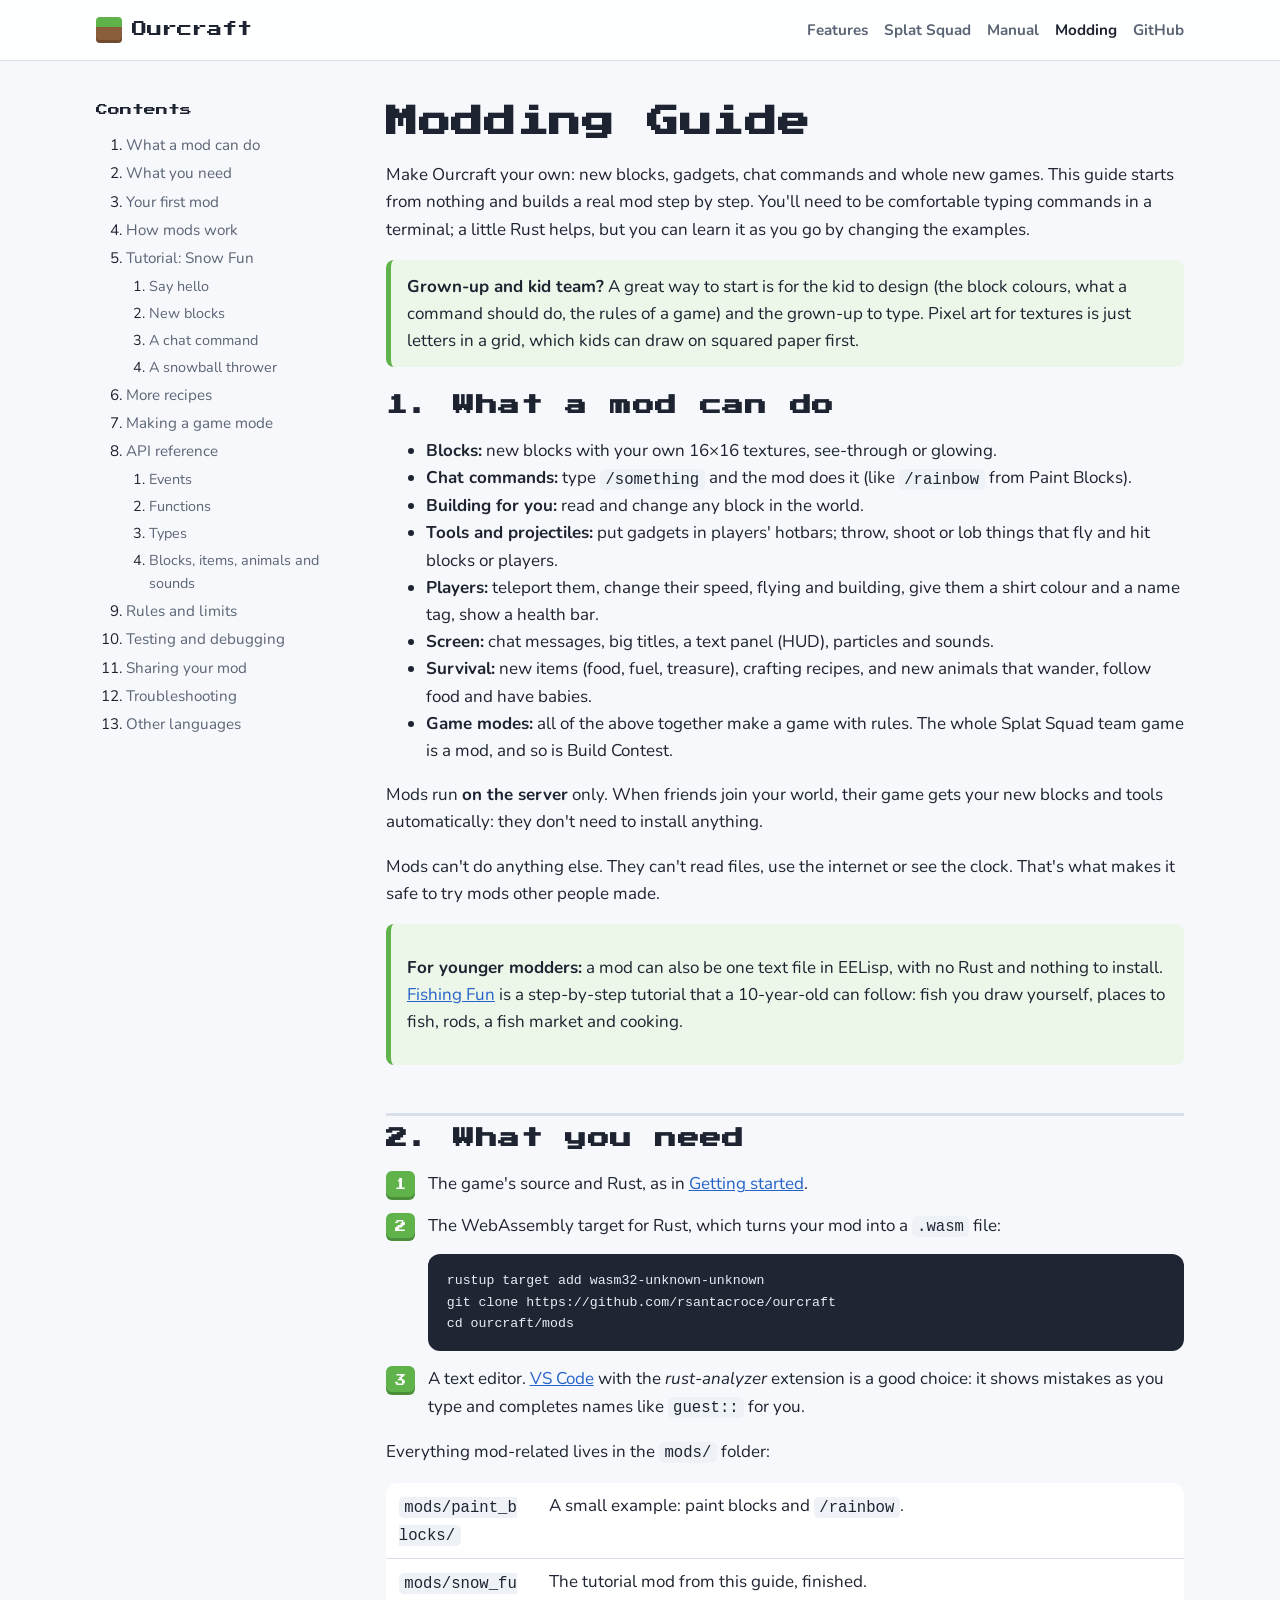
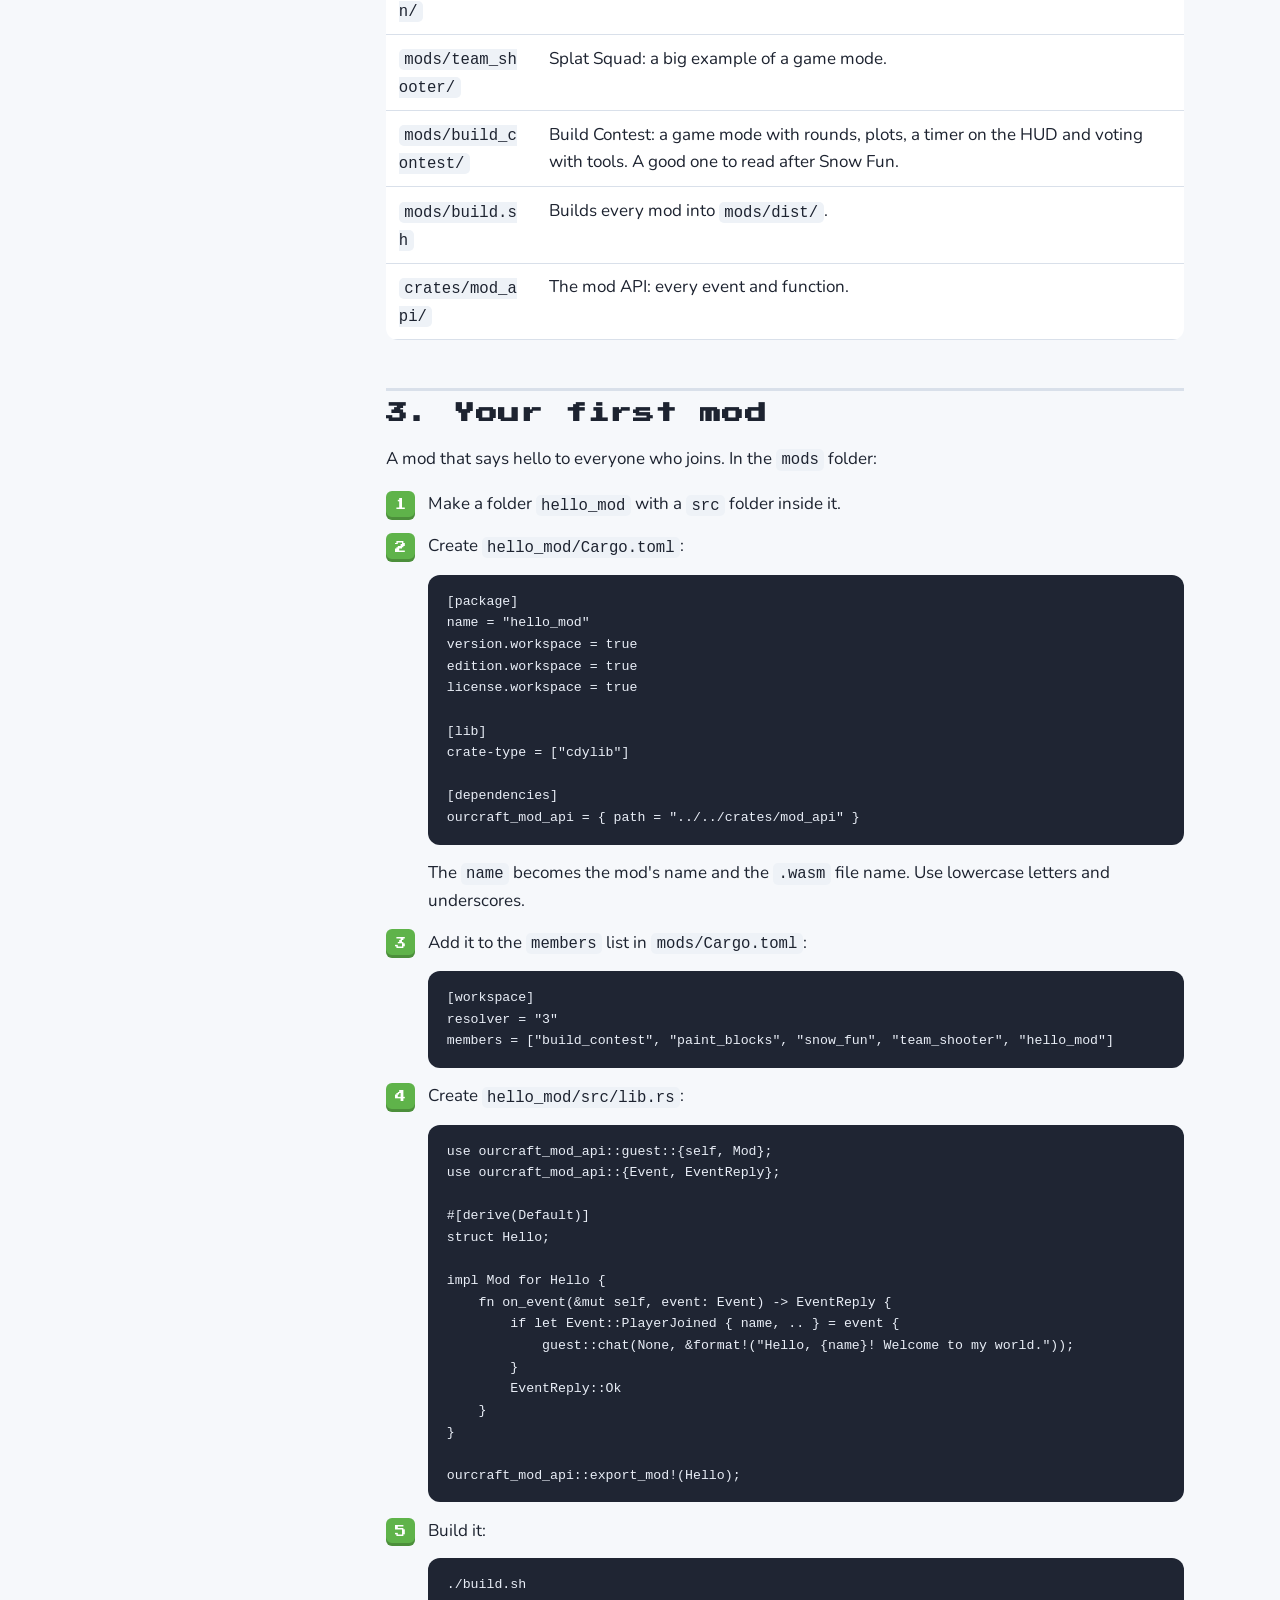
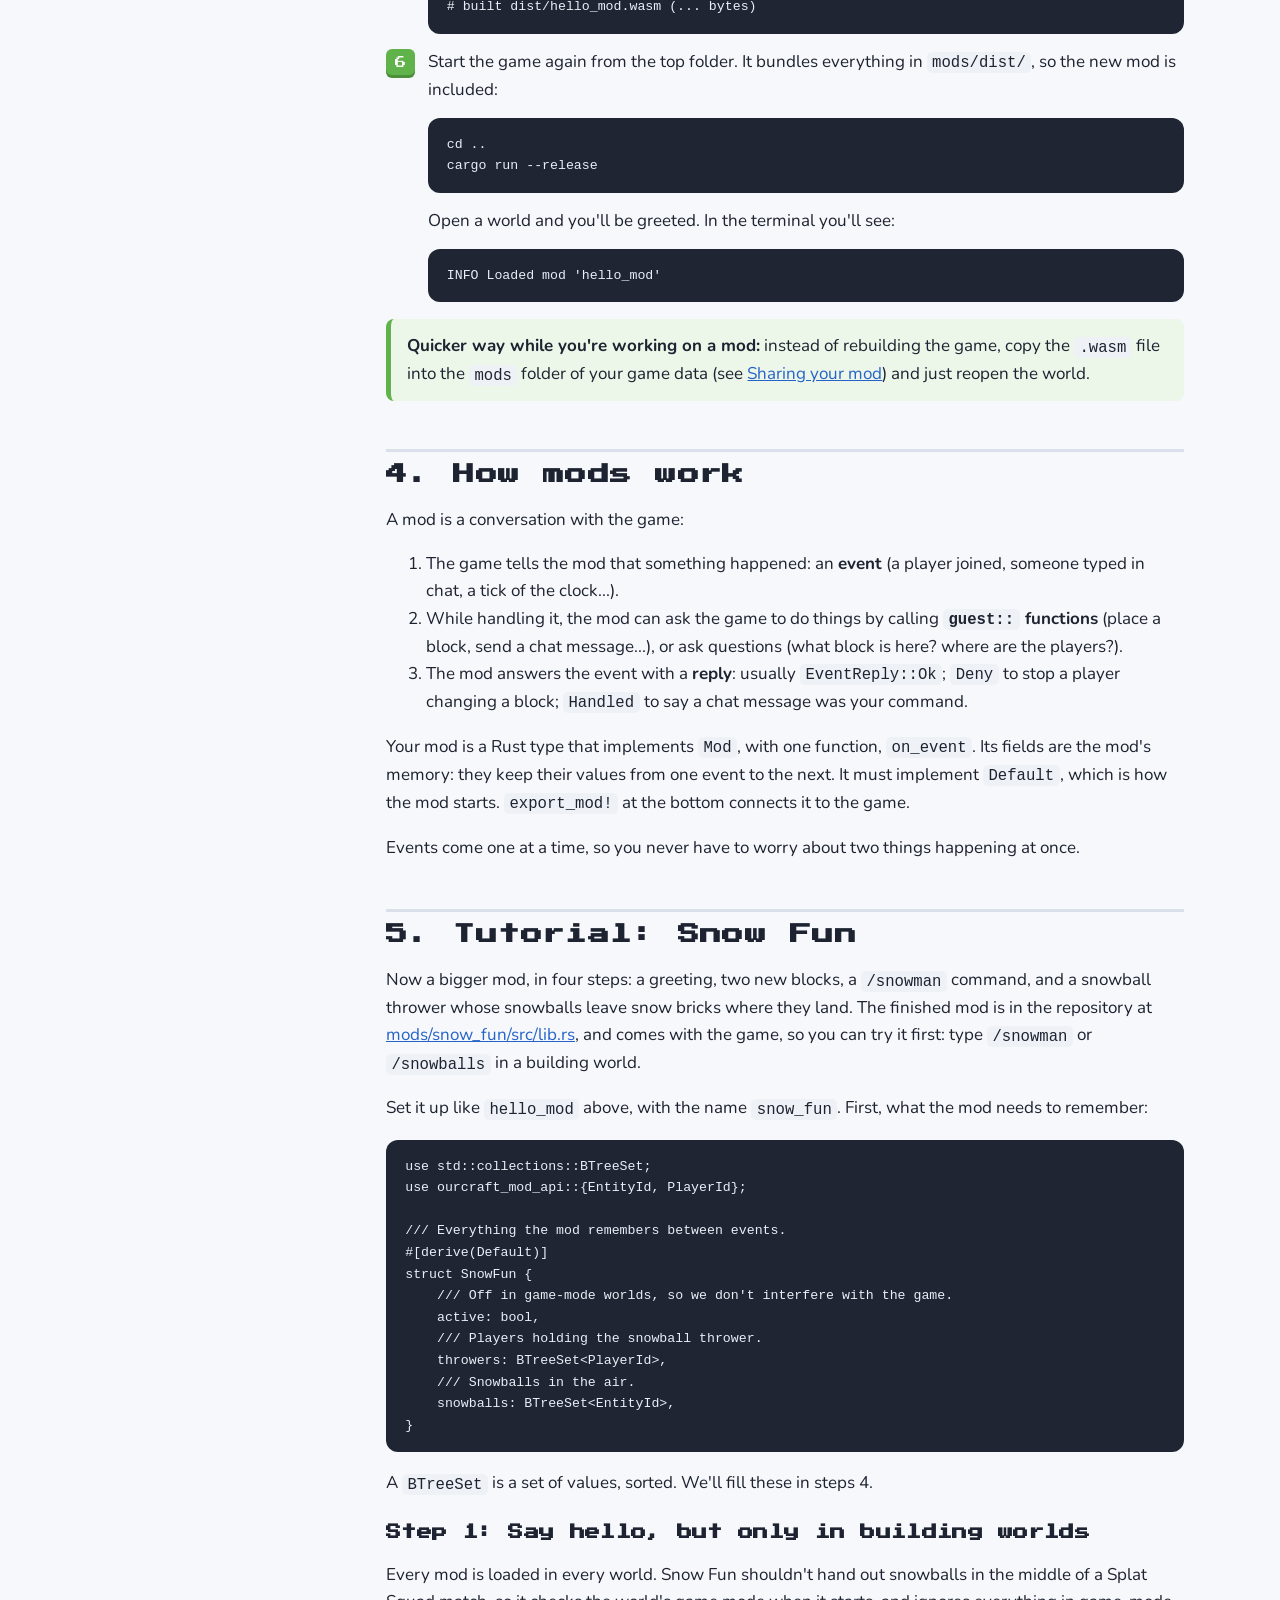
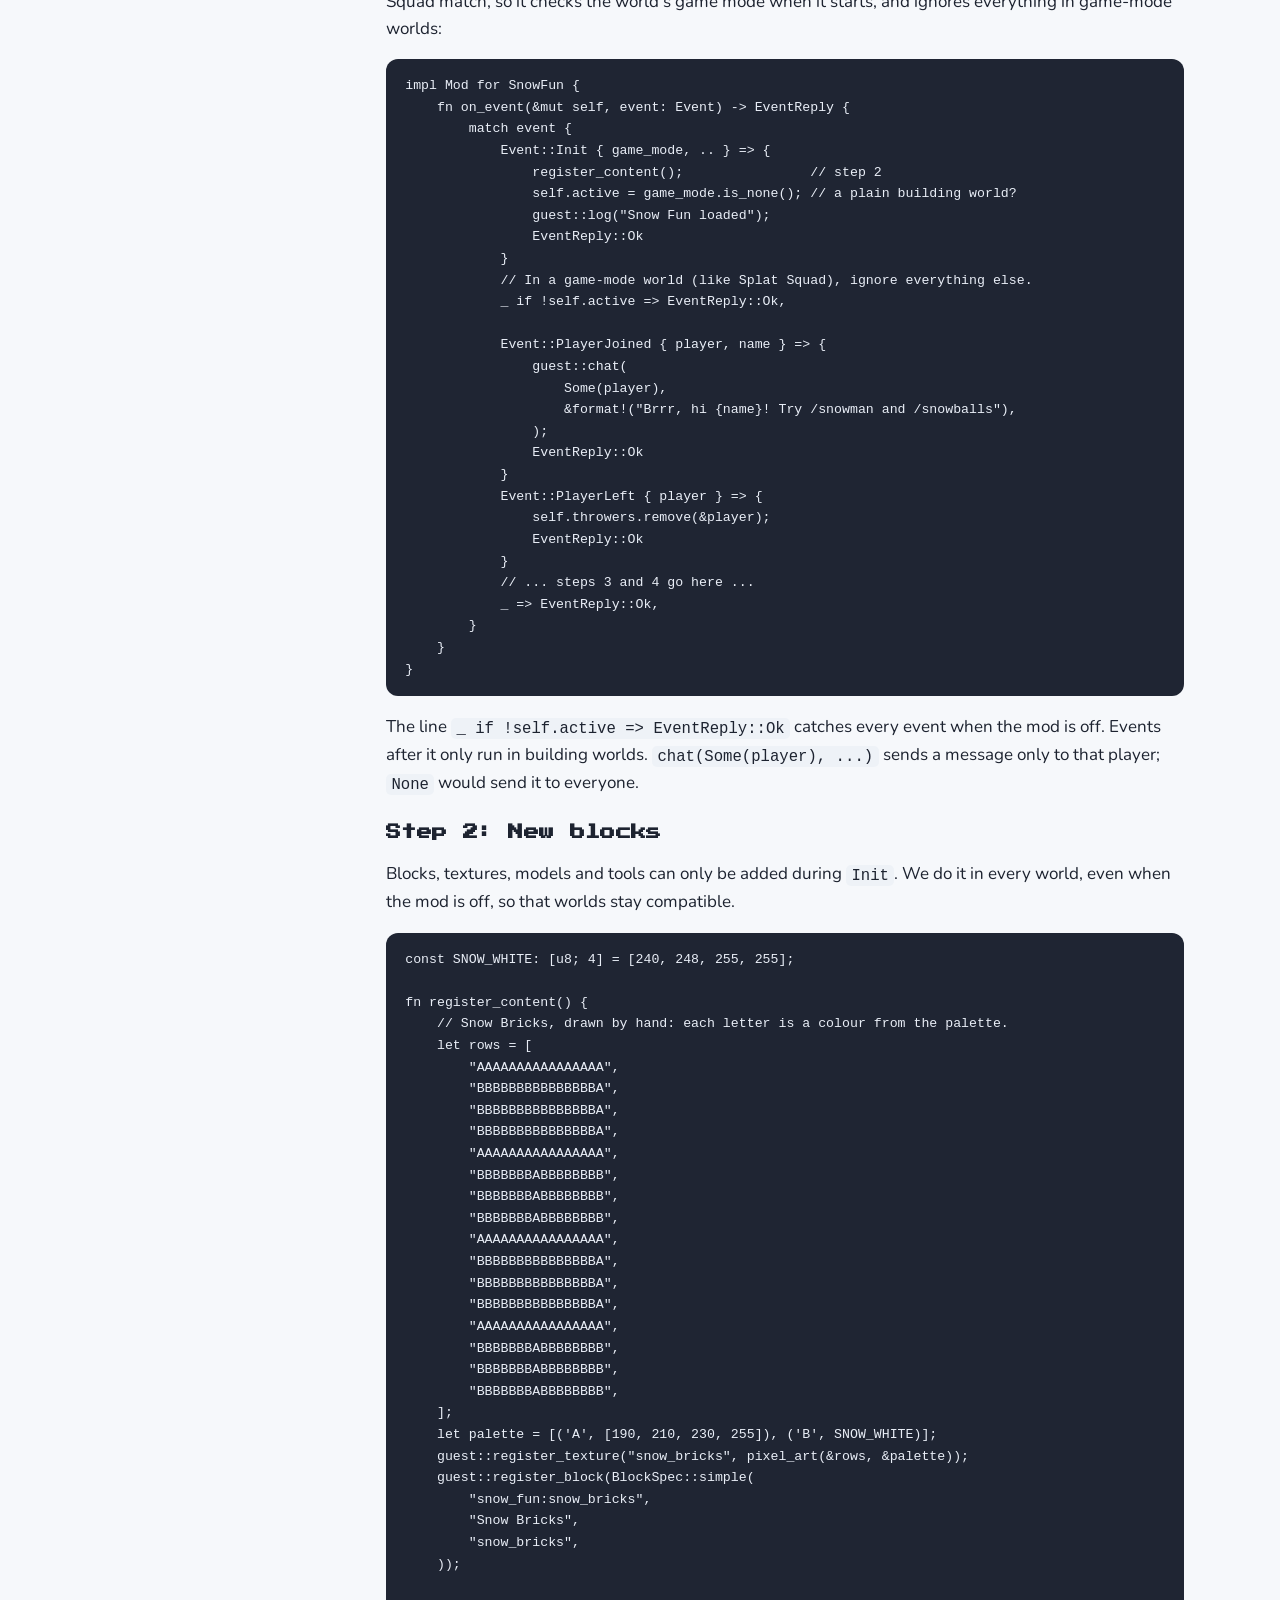
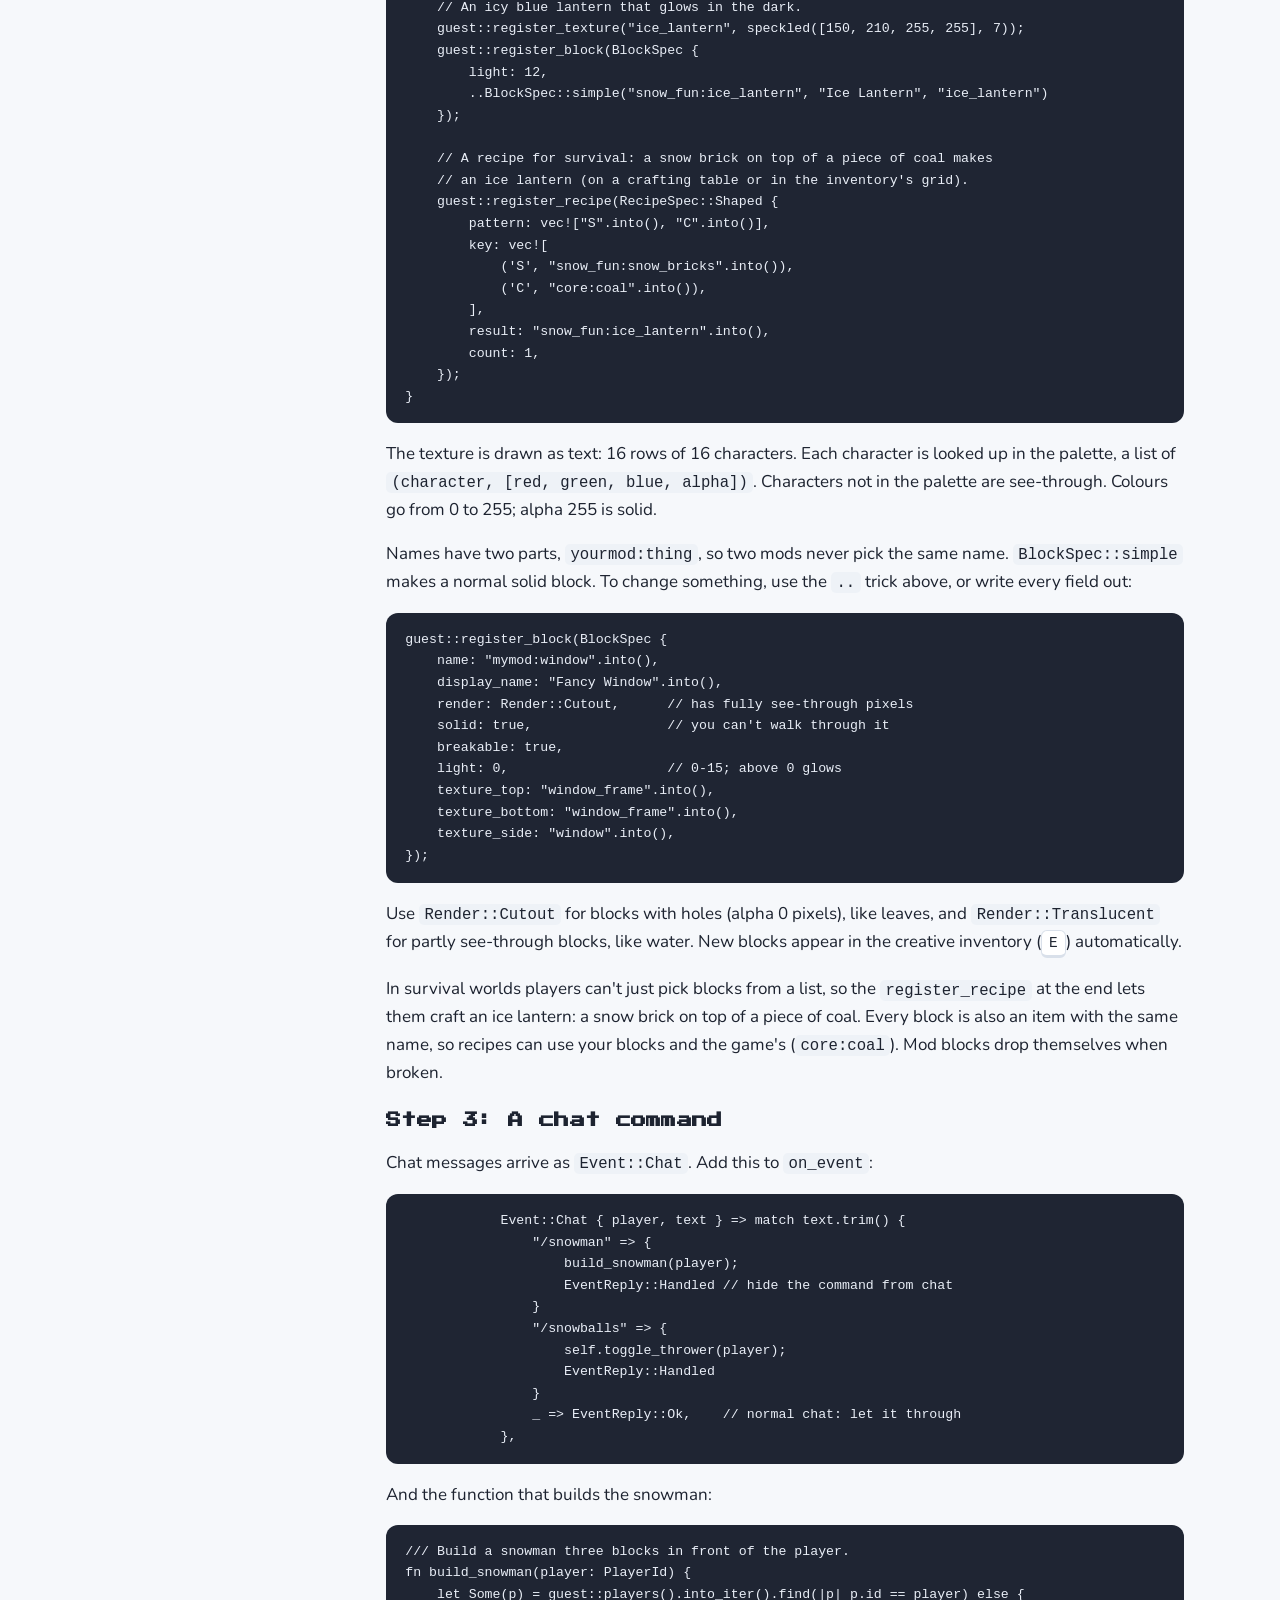
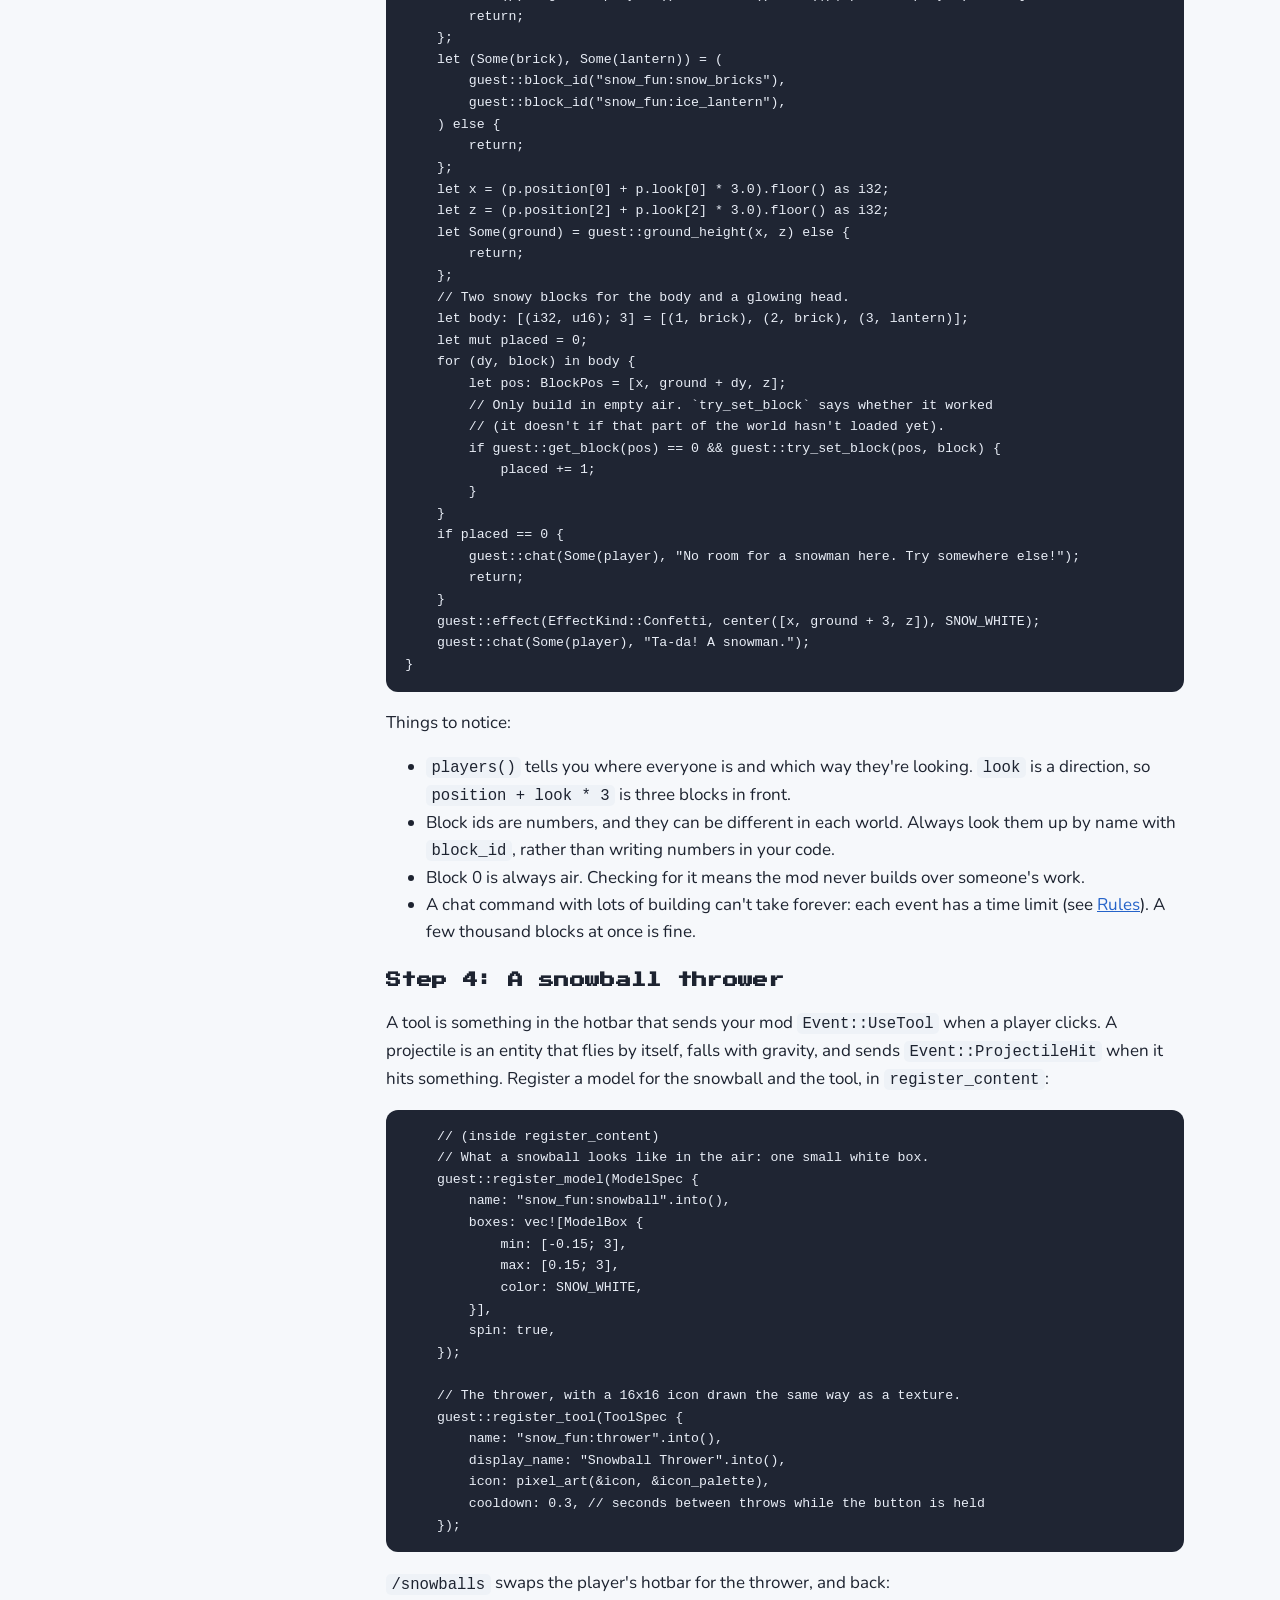
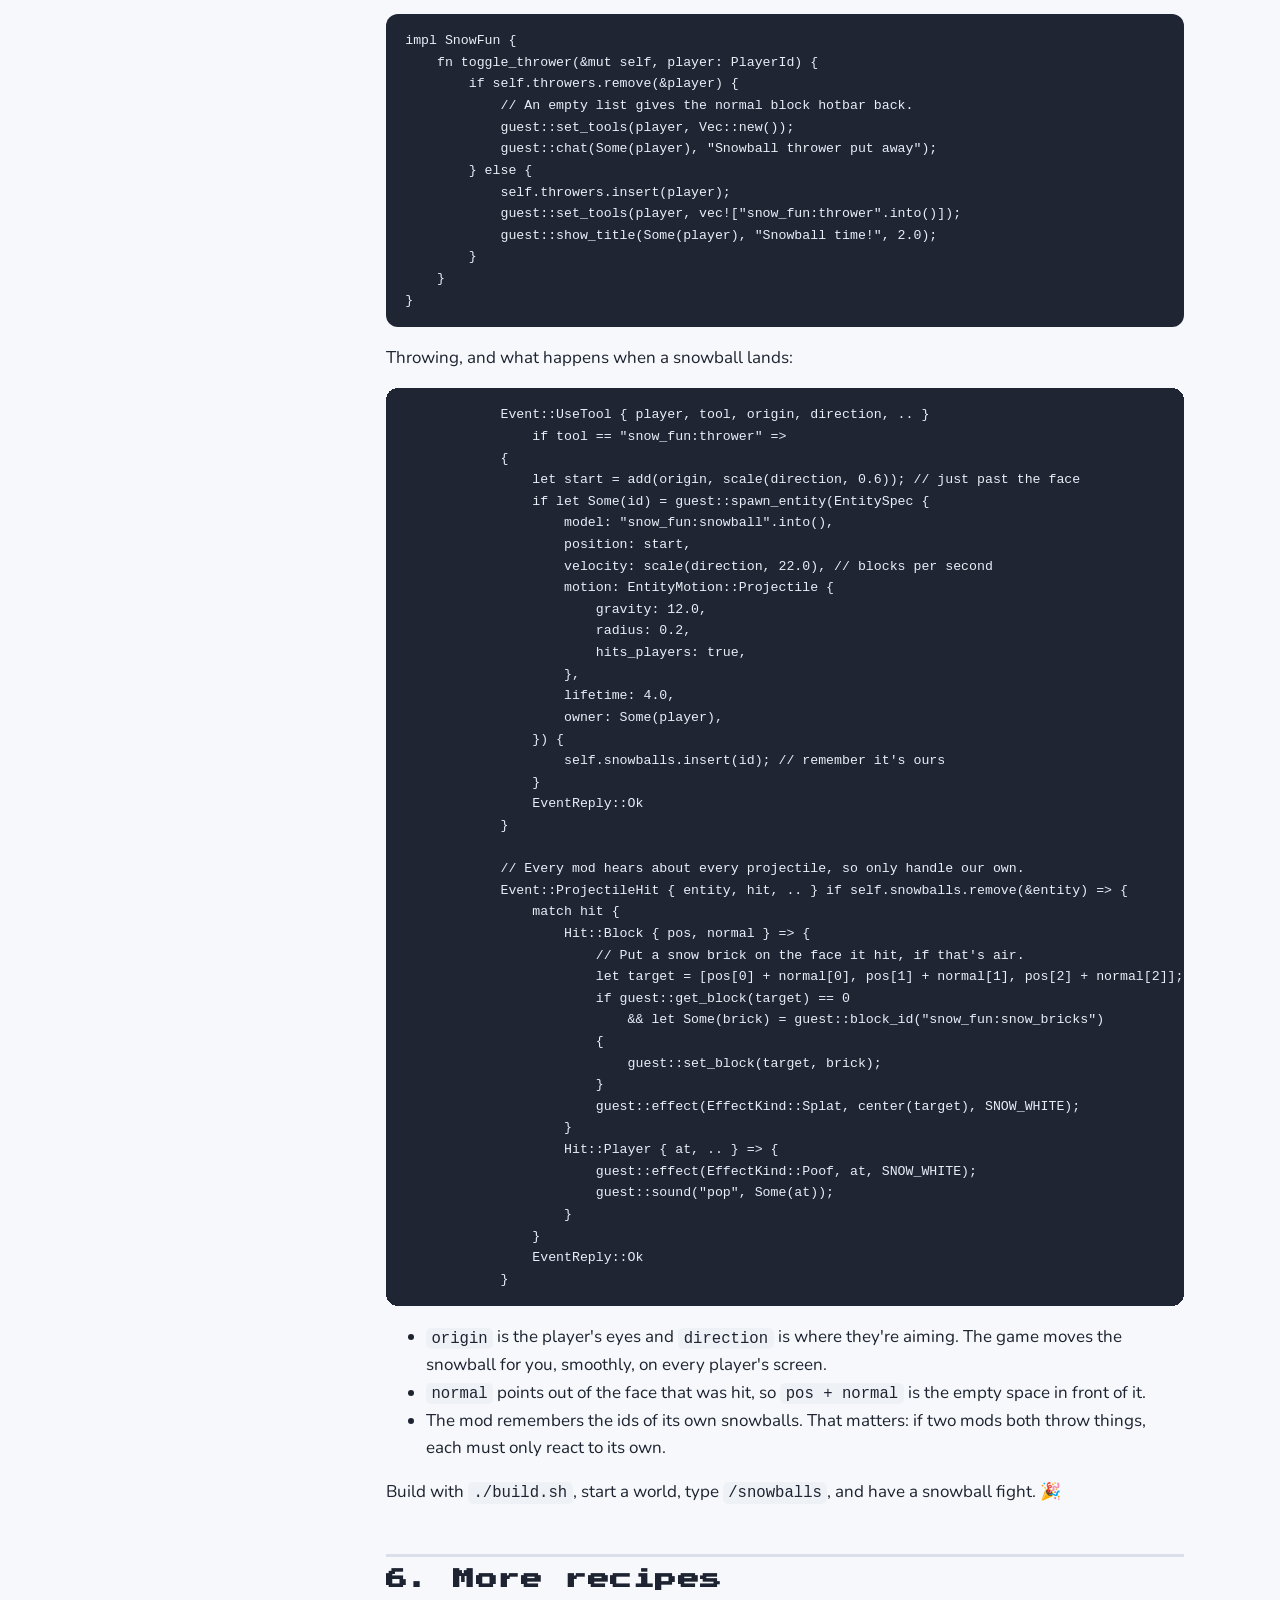
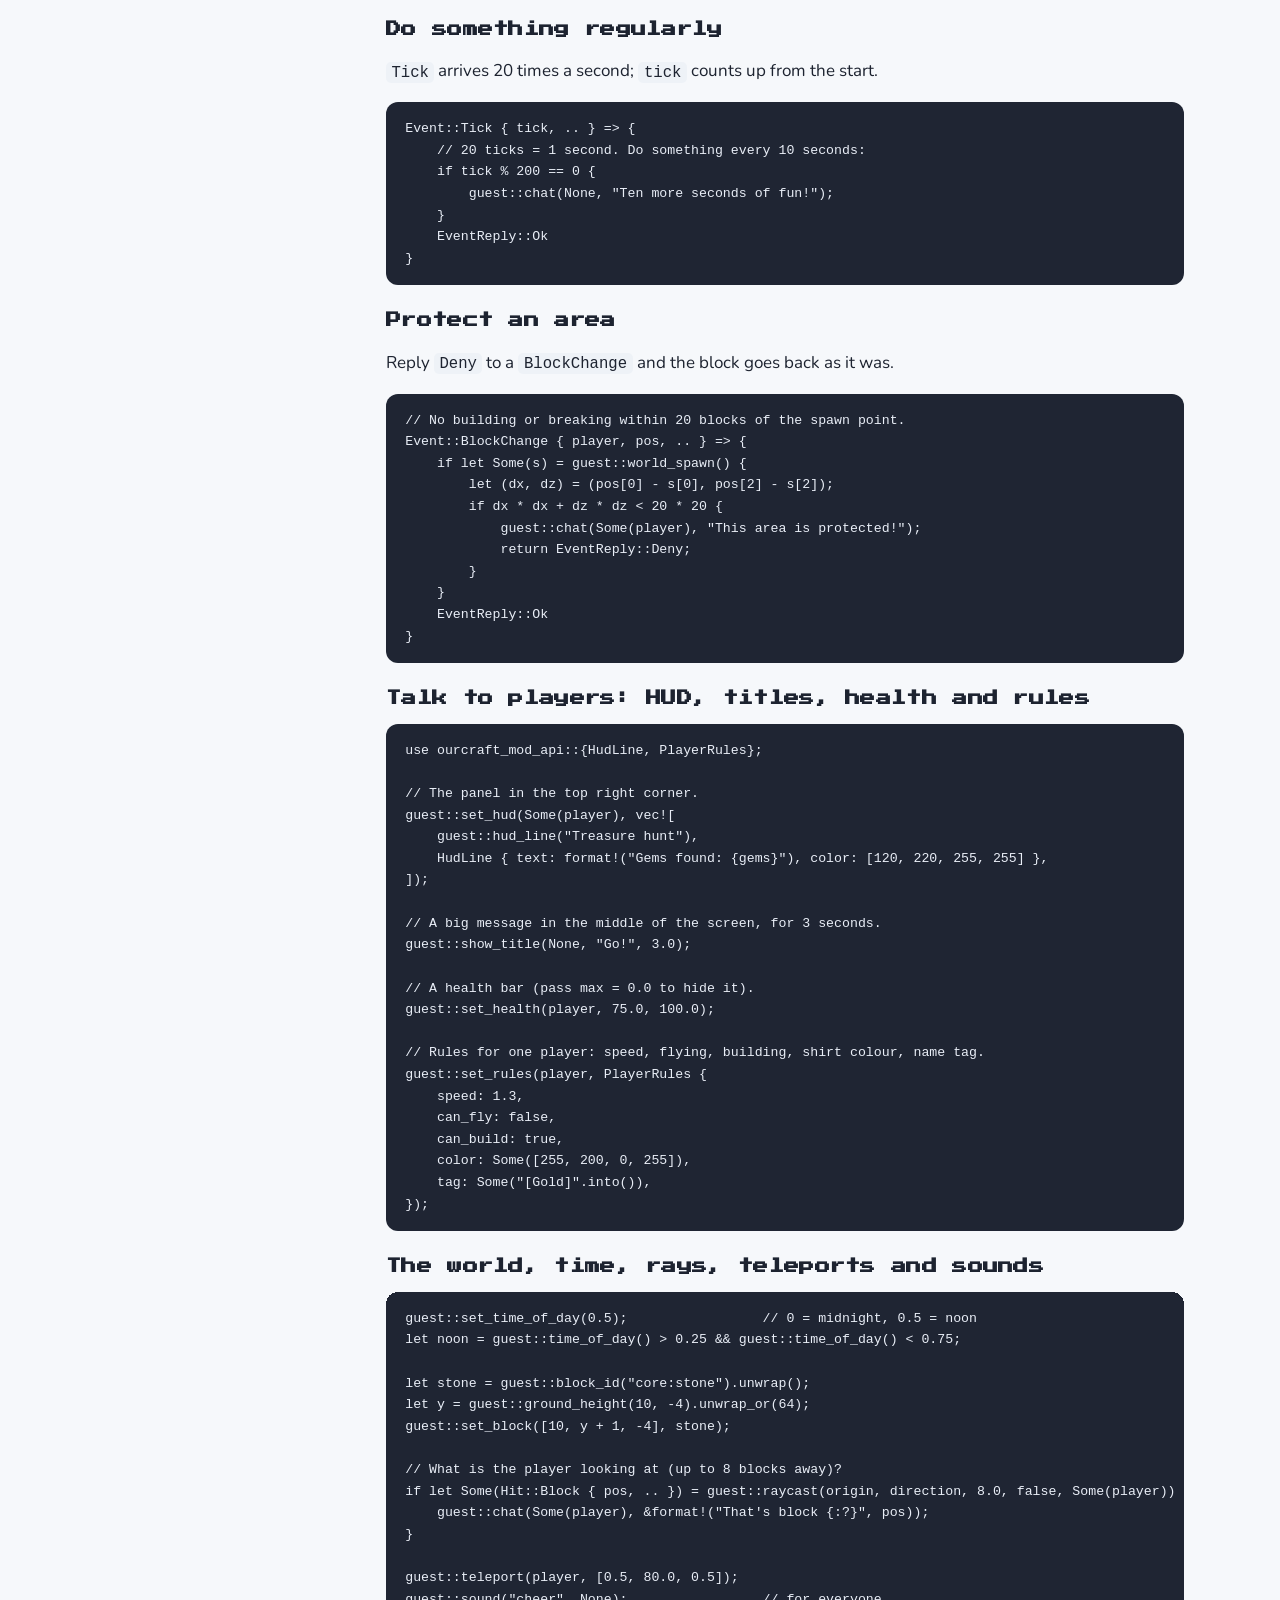
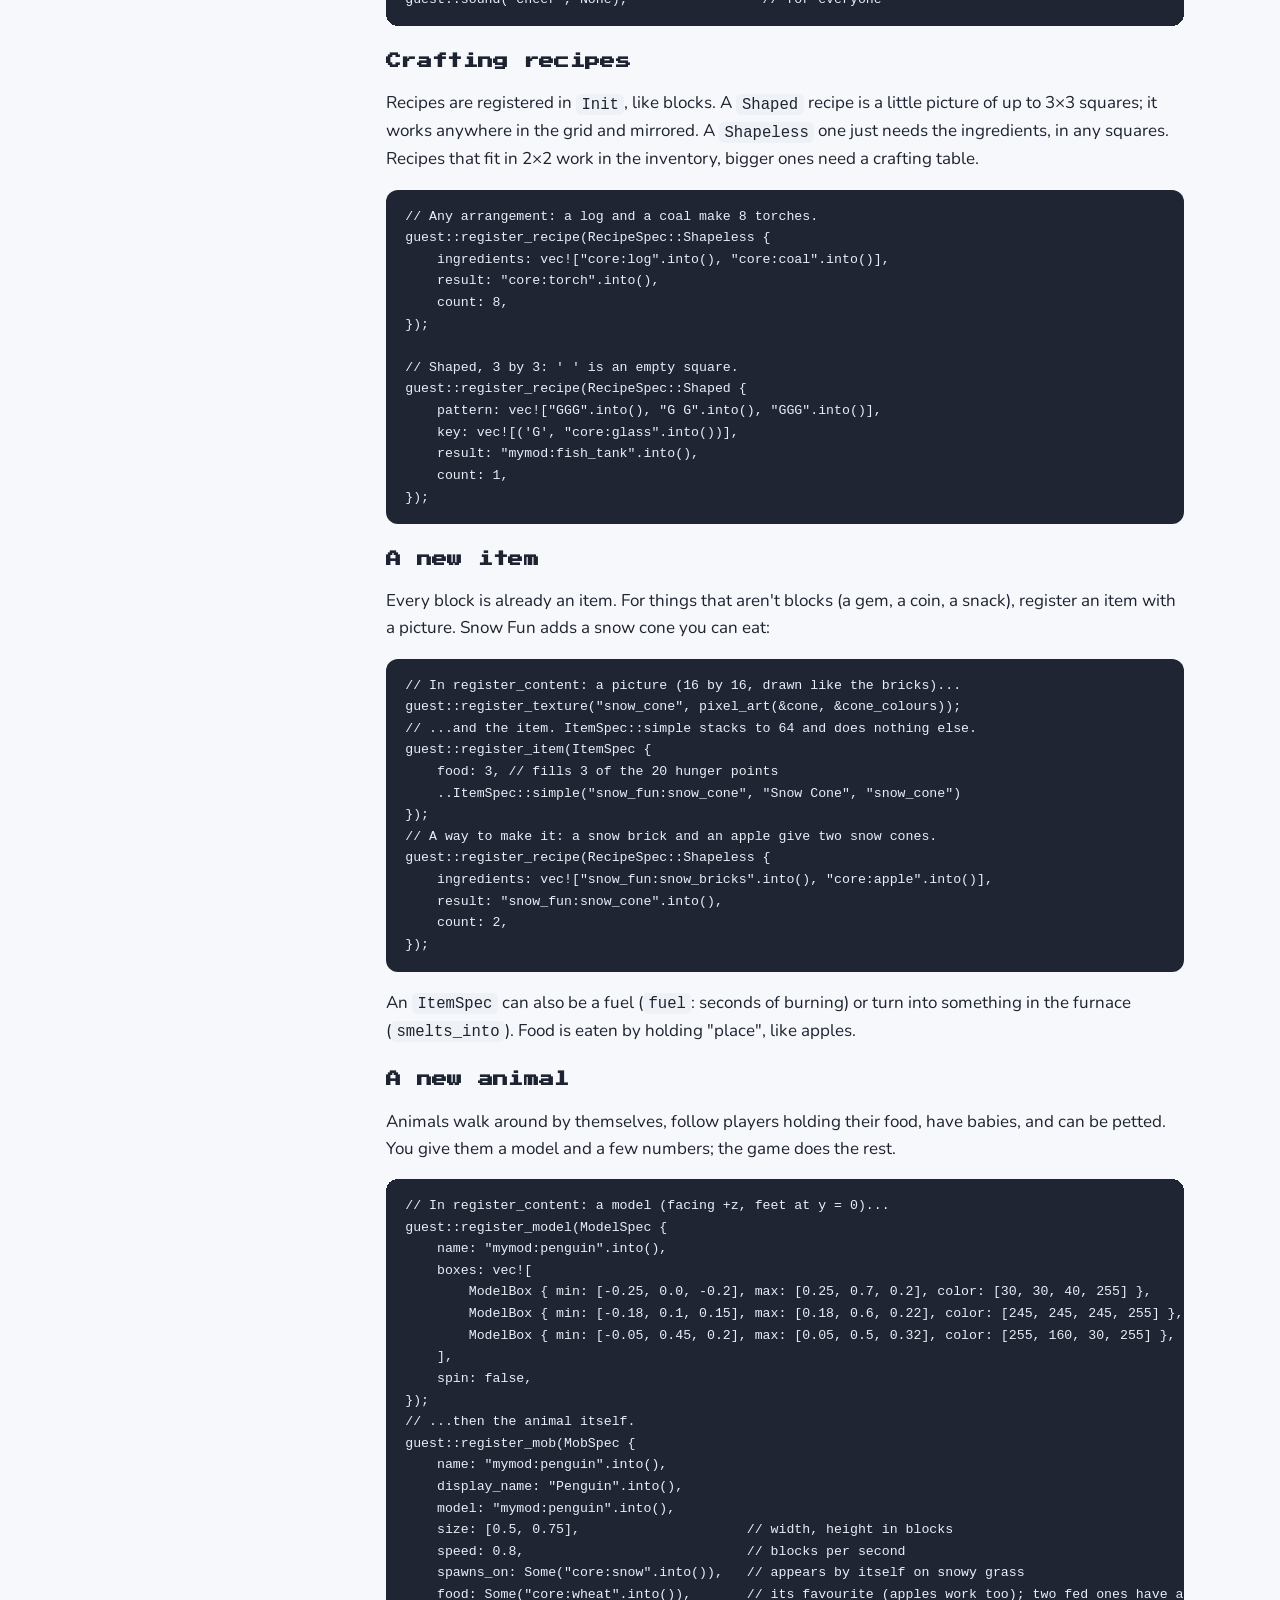
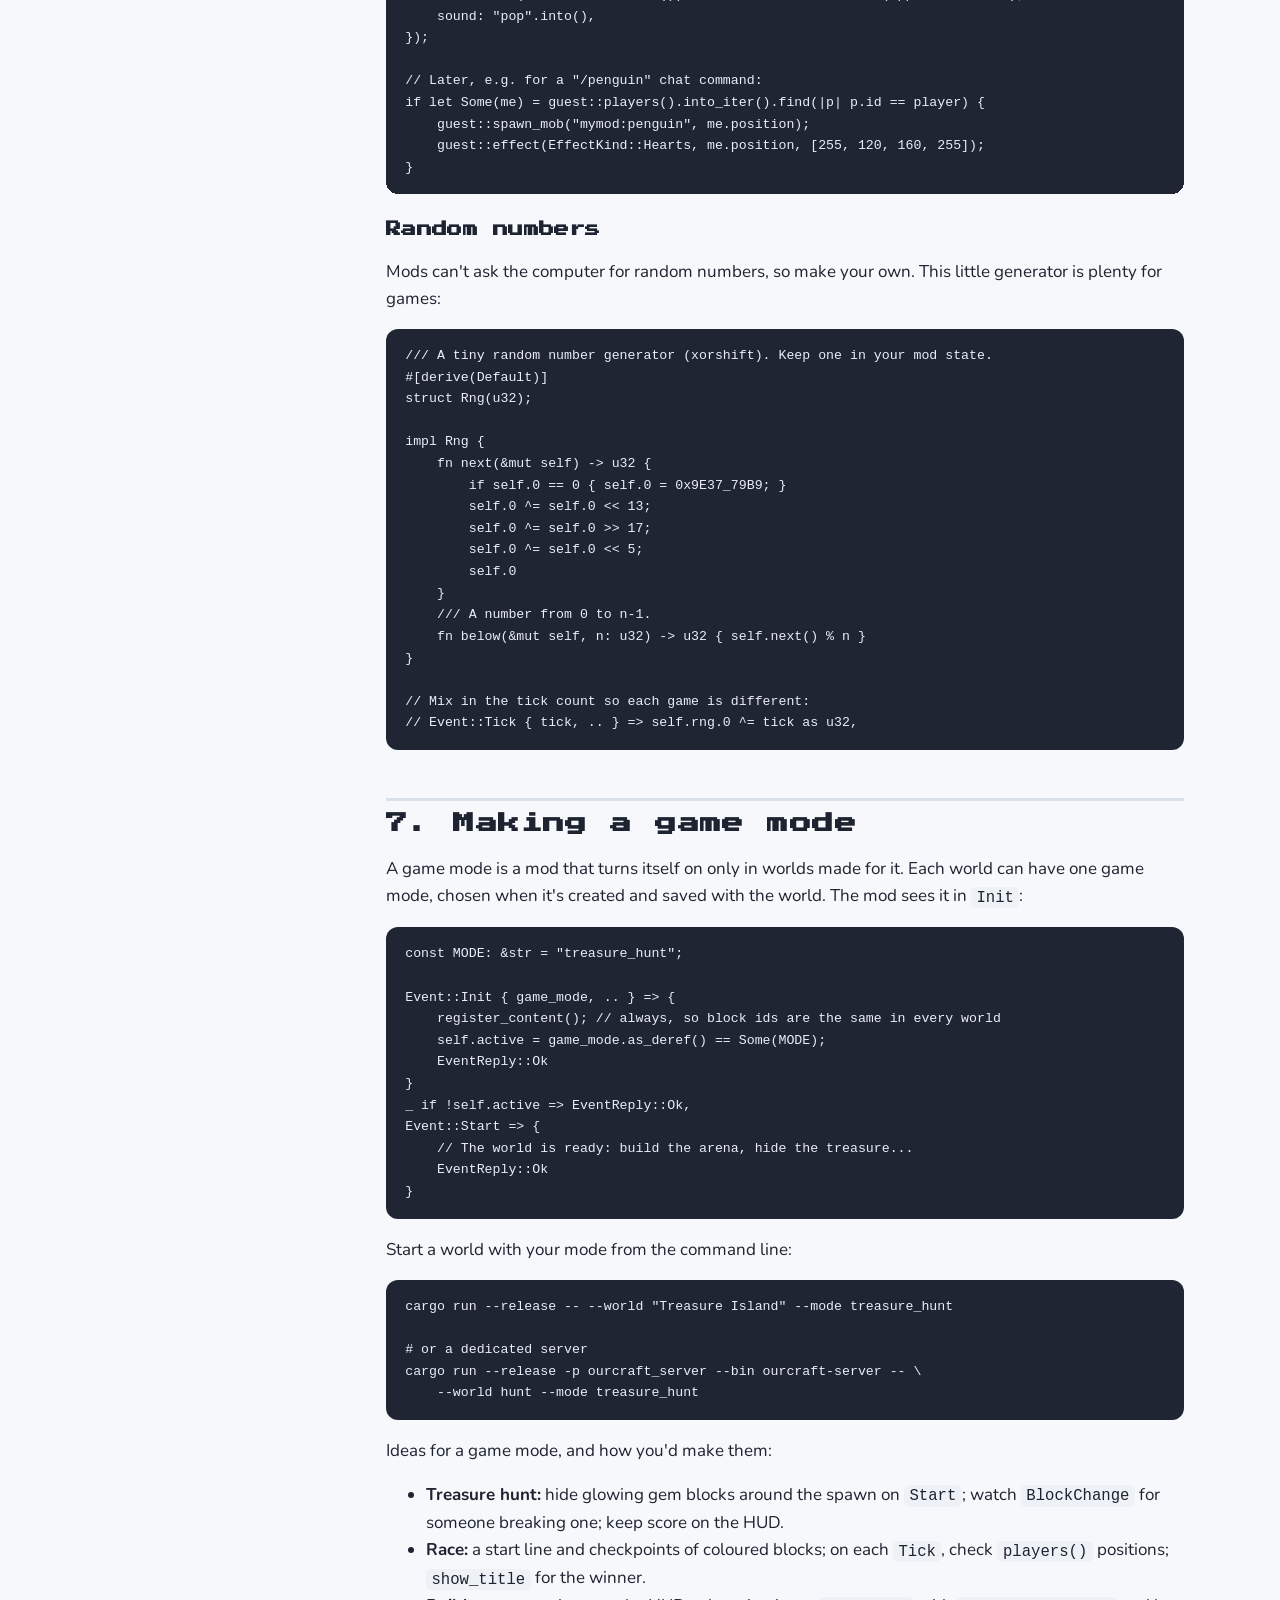
<file: modding.html>
<!doctype html>
<html lang="en">
<head>
  <meta charset="utf-8">
  <meta name="viewport" content="width=device-width, initial-scale=1">
  <title>Ourcraft Modding Guide</title>
  <meta name="description" content="How to make Ourcraft mods in Rust: a step-by-step tutorial, recipes, and the full mod API reference.">
  <link rel="icon" href="assets/favicon.svg" type="image/svg+xml">
  <link rel="preconnect" href="https://fonts.googleapis.com">
  <link rel="preconnect" href="https://fonts.gstatic.com" crossorigin>
  <link href="https://fonts.googleapis.com/css2?family=Nunito:wght@400;700;800&family=Press+Start+2P&display=swap" rel="stylesheet">
  <link rel="stylesheet" href="assets/style.css">
</head>
<body>

<header class="topbar">
  <div class="wrap">
    <a class="logo" href="./"><span class="logo-block" aria-hidden="true"></span>Ourcraft</a>
    <nav class="nav" aria-label="Main">
      <a href="./#features">Features</a>
      <a href="./#splat-squad">Splat Squad</a>
      <a href="manual.html">Manual</a>
      <a href="modding.html" aria-current="page">Modding</a>
      <a href="https://github.com/rsantacroce/ourcraft">GitHub</a>
    </nav>
  </div>
</header>

<div class="manual">
  <nav class="toc" aria-label="Contents">
    <p>Contents</p>
    <ol>
      <li><a href="#what">What a mod can do</a></li>
      <li><a href="#setup">What you need</a></li>
      <li><a href="#first">Your first mod</a></li>
      <li><a href="#how">How mods work</a></li>
      <li><a href="#tutorial">Tutorial: Snow Fun</a>
        <ol>
          <li><a href="#step1">Say hello</a></li>
          <li><a href="#step2">New blocks</a></li>
          <li><a href="#step3">A chat command</a></li>
          <li><a href="#step4">A snowball thrower</a></li>
        </ol>
      </li>
      <li><a href="#recipes">More recipes</a></li>
      <li><a href="#game-modes">Making a game mode</a></li>
      <li><a href="#reference">API reference</a>
        <ol>
          <li><a href="#ref-events">Events</a></li>
          <li><a href="#ref-functions">Functions</a></li>
          <li><a href="#ref-types">Types</a></li>
          <li><a href="#ref-names">Blocks, items, animals and sounds</a></li>
        </ol>
      </li>
      <li><a href="#rules">Rules and limits</a></li>
      <li><a href="#testing">Testing and debugging</a></li>
      <li><a href="#sharing">Sharing your mod</a></li>
      <li><a href="#trouble">Troubleshooting</a></li>
      <li><a href="#abi">Other languages</a></li>
    </ol>
  </nav>

  <article>
    <h1>Modding Guide</h1>
    <p>Make Ourcraft your own: new blocks, gadgets, chat commands and whole new games. This guide
      starts from nothing and builds a real mod step by step. You'll need to be comfortable typing
      commands in a terminal; a little Rust helps, but you can learn it as you go by changing
      the examples.</p>
    <div class="tip"><strong>Grown-up and kid team?</strong> A great way to start is for the kid to
      design (the block colours, what a command should do, the rules of a game) and the grown-up
      to type. Pixel art for textures is just letters in a grid, which kids can draw on squared
      paper first.</div>

    <!-- ============================================================ -->
    <h2 id="what">1. What a mod can do</h2>
    <ul>
      <li><strong>Blocks:</strong> new blocks with your own 16×16 textures, see-through or
        glowing.</li>
      <li><strong>Chat commands:</strong> type <code>/something</code> and the mod does it (like
        <code>/rainbow</code> from Paint Blocks).</li>
      <li><strong>Building for you:</strong> read and change any block in the world.</li>
      <li><strong>Tools and projectiles:</strong> put gadgets in players' hotbars; throw, shoot or
        lob things that fly and hit blocks or players.</li>
      <li><strong>Players:</strong> teleport them, change their speed, flying and building,
        give them a shirt colour and a name tag, show a health bar.</li>
      <li><strong>Screen:</strong> chat messages, big titles, a text panel (HUD), particles and
        sounds.</li>
      <li><strong>Survival:</strong> new items (food, fuel, treasure), crafting recipes, and new
        animals that
        wander, follow food and have babies.</li>
      <li><strong>Game modes:</strong> all of the above together make a game with rules. The
        whole Splat Squad team game is a mod, and so is Build Contest.</li>
    </ul>
    <p>Mods run <strong>on the server</strong> only. When friends join your world, their game
      gets your new blocks and tools automatically: they don't need to install anything.</p>
    <p>Mods can't do anything else. They can't read files, use the internet or see the clock.
      That's what makes it safe to try mods other people made.</p>

    <!-- ============================================================ -->
    <div class="tip">
      <p><strong>For younger modders:</strong> a mod can also be one text file in EELisp, with
        no Rust and nothing to install. <a href="fishing.html">Fishing Fun</a> is a step-by-step
        tutorial that a 10-year-old can follow: fish you draw yourself, places to fish, rods, a
        fish market and cooking.</p>
    </div>

    <h2 id="setup">2. What you need</h2>
    <ol class="steps">
      <li>The game's source and Rust, as in <a href="manual.html#install">Getting started</a>.</li>
      <li>The WebAssembly target for Rust, which turns your mod into a <code>.wasm</code> file:
        <pre><code>rustup target add wasm32-unknown-unknown
git clone https://github.com/rsantacroce/ourcraft
cd ourcraft/mods</code></pre></li>
      <li>A text editor. <a href="https://code.visualstudio.com">VS Code</a> with the
        <em>rust-analyzer</em> extension is a good choice: it shows mistakes as you type and
        completes names like <code>guest::</code> for you.</li>
    </ol>
    <p>Everything mod-related lives in the <code>mods/</code> folder:</p>
    <table>
      <tbody>
        <tr><td><code>mods/paint_blocks/</code></td><td>A small example: paint blocks and <code>/rainbow</code>.</td></tr>
        <tr><td><code>mods/snow_fun/</code></td><td>The tutorial mod from this guide, finished.</td></tr>
        <tr><td><code>mods/team_shooter/</code></td><td>Splat Squad: a big example of a game mode.</td></tr>
        <tr><td><code>mods/build_contest/</code></td><td>Build Contest: a game mode with rounds, plots, a timer on the HUD and voting with tools. A good one to read after Snow Fun.</td></tr>
        <tr><td><code>mods/build.sh</code></td><td>Builds every mod into <code>mods/dist/</code>.</td></tr>
        <tr><td><code>crates/mod_api/</code></td><td>The mod API: every event and function.</td></tr>
      </tbody>
    </table>

    <!-- ============================================================ -->
    <h2 id="first">3. Your first mod</h2>
    <p>A mod that says hello to everyone who joins. In the <code>mods</code> folder:</p>
    <ol class="steps">
      <li>Make a folder <code>hello_mod</code> with a <code>src</code> folder inside it.</li>
      <li>Create <code>hello_mod/Cargo.toml</code>:
        <pre><code>[package]
name = &quot;hello_mod&quot;
version.workspace = true
edition.workspace = true
license.workspace = true

[lib]
crate-type = [&quot;cdylib&quot;]

[dependencies]
ourcraft_mod_api = { path = &quot;../../crates/mod_api&quot; }</code></pre>
        The <code>name</code> becomes the mod's name and the <code>.wasm</code> file name. Use
        lowercase letters and underscores.</li>
      <li>Add it to the <code>members</code> list in <code>mods/Cargo.toml</code>:
        <pre><code>[workspace]
resolver = &quot;3&quot;
members = [&quot;build_contest&quot;, &quot;paint_blocks&quot;, &quot;snow_fun&quot;, &quot;team_shooter&quot;, &quot;hello_mod&quot;]</code></pre></li>
      <li>Create <code>hello_mod/src/lib.rs</code>:
        <pre><code>use ourcraft_mod_api::guest::{self, Mod};
use ourcraft_mod_api::{Event, EventReply};

#[derive(Default)]
struct Hello;

impl Mod for Hello {
    fn on_event(&amp;mut self, event: Event) -&gt; EventReply {
        if let Event::PlayerJoined { name, .. } = event {
            guest::chat(None, &amp;format!(&quot;Hello, {name}! Welcome to my world.&quot;));
        }
        EventReply::Ok
    }
}

ourcraft_mod_api::export_mod!(Hello);</code></pre></li>
      <li>Build it:
        <pre><code>./build.sh
# built dist/hello_mod.wasm (... bytes)</code></pre></li>
      <li>Start the game again from the top folder. It bundles everything in
        <code>mods/dist/</code>, so the new mod is included:
        <pre><code>cd ..
cargo run --release</code></pre>
        Open a world and you'll be greeted. In the terminal you'll see:
        <pre><code>INFO Loaded mod &#x27;hello_mod&#x27;</code></pre></li>
    </ol>
    <div class="tip"><strong>Quicker way while you're working on a mod:</strong> instead of
      rebuilding the game, copy the <code>.wasm</code> file into the <code>mods</code> folder of
      your game data (see <a href="#sharing">Sharing your mod</a>) and just reopen the world.</div>

    <!-- ============================================================ -->
    <h2 id="how">4. How mods work</h2>
    <p>A mod is a conversation with the game:</p>
    <ol>
      <li>The game tells the mod that something happened: an <strong>event</strong> (a player
        joined, someone typed in chat, a tick of the clock...).</li>
      <li>While handling it, the mod can ask the game to do things by calling
        <strong><code>guest::</code> functions</strong> (place a block, send a chat message...),
        or ask questions (what block is here? where are the players?).</li>
      <li>The mod answers the event with a <strong>reply</strong>: usually
        <code>EventReply::Ok</code>; <code>Deny</code> to stop a player changing a block;
        <code>Handled</code> to say a chat message was your command.</li>
    </ol>
    <p>Your mod is a Rust type that implements <code>Mod</code>, with one function,
      <code>on_event</code>. Its fields are the mod's memory: they keep their values from one
      event to the next. It must implement <code>Default</code>, which is how the mod starts.
      <code>export_mod!</code> at the bottom connects it to the game.</p>
    <p>Events come one at a time, so you never have to worry about two things happening at
      once.</p>

    <!-- ============================================================ -->
    <h2 id="tutorial">5. Tutorial: Snow Fun</h2>
    <p>Now a bigger mod, in four steps: a greeting, two new blocks, a <code>/snowman</code>
      command, and a snowball thrower whose snowballs leave snow bricks where they land. The
      finished mod is in the repository at
      <a href="https://github.com/rsantacroce/ourcraft/blob/main/mods/snow_fun/src/lib.rs">mods/snow_fun/src/lib.rs</a>,
      and comes with the game, so you can try it first: type <code>/snowman</code> or
      <code>/snowballs</code> in a building world.</p>
    <p>Set it up like <code>hello_mod</code> above, with the name <code>snow_fun</code>. First,
      what the mod needs to remember:</p>
    <pre><code>use std::collections::BTreeSet;
use ourcraft_mod_api::{EntityId, PlayerId};

/// Everything the mod remembers between events.
#[derive(Default)]
struct SnowFun {
    /// Off in game-mode worlds, so we don&#x27;t interfere with the game.
    active: bool,
    /// Players holding the snowball thrower.
    throwers: BTreeSet&lt;PlayerId&gt;,
    /// Snowballs in the air.
    snowballs: BTreeSet&lt;EntityId&gt;,
}</code></pre>
    <p>A <code>BTreeSet</code> is a set of values, sorted. We'll fill these in steps 4.</p>

    <h3 id="step1">Step 1: Say hello, but only in building worlds</h3>
    <p>Every mod is loaded in every world. Snow Fun shouldn't hand out snowballs in the middle of
      a Splat Squad match, so it checks the world's game mode when it starts, and ignores
      everything in game-mode worlds:</p>
    <pre><code>impl Mod for SnowFun {
    fn on_event(&amp;mut self, event: Event) -&gt; EventReply {
        match event {
            Event::Init { game_mode, .. } =&gt; {
                register_content();                // step 2
                self.active = game_mode.is_none(); // a plain building world?
                guest::log(&quot;Snow Fun loaded&quot;);
                EventReply::Ok
            }
            // In a game-mode world (like Splat Squad), ignore everything else.
            _ if !self.active =&gt; EventReply::Ok,

            Event::PlayerJoined { player, name } =&gt; {
                guest::chat(
                    Some(player),
                    &amp;format!(&quot;Brrr, hi {name}! Try /snowman and /snowballs&quot;),
                );
                EventReply::Ok
            }
            Event::PlayerLeft { player } =&gt; {
                self.throwers.remove(&amp;player);
                EventReply::Ok
            }
            // ... steps 3 and 4 go here ...
            _ =&gt; EventReply::Ok,
        }
    }
}</code></pre>
    <p>The line <code>_ if !self.active =&gt; EventReply::Ok</code> catches every event when the
      mod is off. Events after it only run in building worlds. <code>chat(Some(player), ...)</code>
      sends a message only to that player; <code>None</code> would send it to everyone.</p>

    <h3 id="step2">Step 2: New blocks</h3>
    <p>Blocks, textures, models and tools can only be added during <code>Init</code>. We do it in
      every world, even when the mod is off, so that worlds stay compatible.</p>
    <pre><code>const SNOW_WHITE: [u8; 4] = [240, 248, 255, 255];

fn register_content() {
    // Snow Bricks, drawn by hand: each letter is a colour from the palette.
    let rows = [
        &quot;AAAAAAAAAAAAAAAA&quot;,
        &quot;BBBBBBBBBBBBBBBA&quot;,
        &quot;BBBBBBBBBBBBBBBA&quot;,
        &quot;BBBBBBBBBBBBBBBA&quot;,
        &quot;AAAAAAAAAAAAAAAA&quot;,
        &quot;BBBBBBBABBBBBBBB&quot;,
        &quot;BBBBBBBABBBBBBBB&quot;,
        &quot;BBBBBBBABBBBBBBB&quot;,
        &quot;AAAAAAAAAAAAAAAA&quot;,
        &quot;BBBBBBBBBBBBBBBA&quot;,
        &quot;BBBBBBBBBBBBBBBA&quot;,
        &quot;BBBBBBBBBBBBBBBA&quot;,
        &quot;AAAAAAAAAAAAAAAA&quot;,
        &quot;BBBBBBBABBBBBBBB&quot;,
        &quot;BBBBBBBABBBBBBBB&quot;,
        &quot;BBBBBBBABBBBBBBB&quot;,
    ];
    let palette = [(&#x27;A&#x27;, [190, 210, 230, 255]), (&#x27;B&#x27;, SNOW_WHITE)];
    guest::register_texture(&quot;snow_bricks&quot;, pixel_art(&amp;rows, &amp;palette));
    guest::register_block(BlockSpec::simple(
        &quot;snow_fun:snow_bricks&quot;,
        &quot;Snow Bricks&quot;,
        &quot;snow_bricks&quot;,
    ));

    // An icy blue lantern that glows in the dark.
    guest::register_texture(&quot;ice_lantern&quot;, speckled([150, 210, 255, 255], 7));
    guest::register_block(BlockSpec {
        light: 12,
        ..BlockSpec::simple(&quot;snow_fun:ice_lantern&quot;, &quot;Ice Lantern&quot;, &quot;ice_lantern&quot;)
    });

    // A recipe for survival: a snow brick on top of a piece of coal makes
    // an ice lantern (on a crafting table or in the inventory&#x27;s grid).
    guest::register_recipe(RecipeSpec::Shaped {
        pattern: vec![&quot;S&quot;.into(), &quot;C&quot;.into()],
        key: vec![
            (&#x27;S&#x27;, &quot;snow_fun:snow_bricks&quot;.into()),
            (&#x27;C&#x27;, &quot;core:coal&quot;.into()),
        ],
        result: &quot;snow_fun:ice_lantern&quot;.into(),
        count: 1,
    });
}</code></pre>
    <p>The texture is drawn as text: 16 rows of 16 characters. Each character is looked up in
      the palette, a list of <code>(character, [red, green, blue, alpha])</code>. Characters not
      in the palette are see-through. Colours go from 0 to 255; alpha 255 is solid.</p>
    <p>Names have two parts, <code>yourmod:thing</code>, so two mods never pick the same name.
      <code>BlockSpec::simple</code> makes a normal solid block. To change something, use the
      <code>..</code> trick above, or write every field out:</p>
    <pre><code>guest::register_block(BlockSpec {
    name: &quot;mymod:window&quot;.into(),
    display_name: &quot;Fancy Window&quot;.into(),
    render: Render::Cutout,      // has fully see-through pixels
    solid: true,                 // you can&#x27;t walk through it
    breakable: true,
    light: 0,                    // 0-15; above 0 glows
    texture_top: &quot;window_frame&quot;.into(),
    texture_bottom: &quot;window_frame&quot;.into(),
    texture_side: &quot;window&quot;.into(),
});</code></pre>
    <p>Use <code>Render::Cutout</code> for blocks with holes (alpha 0 pixels), like leaves, and
      <code>Render::Translucent</code> for partly see-through blocks, like water. New blocks
      appear in the creative inventory (<kbd>E</kbd>) automatically.</p>
    <p>In survival worlds players can't just pick blocks from a list, so the
      <code>register_recipe</code> at the end lets them craft an ice lantern: a snow brick on top
      of a piece of coal. Every block is also an item with the same name, so recipes can use
      your blocks and the game's (<code>core:coal</code>). Mod blocks drop themselves when
      broken.</p>

    <h3 id="step3">Step 3: A chat command</h3>
    <p>Chat messages arrive as <code>Event::Chat</code>. Add this to <code>on_event</code>:</p>
    <pre><code>            Event::Chat { player, text } =&gt; match text.trim() {
                &quot;/snowman&quot; =&gt; {
                    build_snowman(player);
                    EventReply::Handled // hide the command from chat
                }
                &quot;/snowballs&quot; =&gt; {
                    self.toggle_thrower(player);
                    EventReply::Handled
                }
                _ =&gt; EventReply::Ok,    // normal chat: let it through
            },</code></pre>
    <p>And the function that builds the snowman:</p>
    <pre><code>/// Build a snowman three blocks in front of the player.
fn build_snowman(player: PlayerId) {
    let Some(p) = guest::players().into_iter().find(|p| p.id == player) else {
        return;
    };
    let (Some(brick), Some(lantern)) = (
        guest::block_id(&quot;snow_fun:snow_bricks&quot;),
        guest::block_id(&quot;snow_fun:ice_lantern&quot;),
    ) else {
        return;
    };
    let x = (p.position[0] + p.look[0] * 3.0).floor() as i32;
    let z = (p.position[2] + p.look[2] * 3.0).floor() as i32;
    let Some(ground) = guest::ground_height(x, z) else {
        return;
    };
    // Two snowy blocks for the body and a glowing head.
    let body: [(i32, u16); 3] = [(1, brick), (2, brick), (3, lantern)];
    let mut placed = 0;
    for (dy, block) in body {
        let pos: BlockPos = [x, ground + dy, z];
        // Only build in empty air. `try_set_block` says whether it worked
        // (it doesn&#x27;t if that part of the world hasn&#x27;t loaded yet).
        if guest::get_block(pos) == 0 &amp;&amp; guest::try_set_block(pos, block) {
            placed += 1;
        }
    }
    if placed == 0 {
        guest::chat(Some(player), &quot;No room for a snowman here. Try somewhere else!&quot;);
        return;
    }
    guest::effect(EffectKind::Confetti, center([x, ground + 3, z]), SNOW_WHITE);
    guest::chat(Some(player), &quot;Ta-da! A snowman.&quot;);
}</code></pre>
    <p>Things to notice:</p>
    <ul>
      <li><code>players()</code> tells you where everyone is and which way they're looking.
        <code>look</code> is a direction, so <code>position + look * 3</code> is three blocks in
        front.</li>
      <li>Block ids are numbers, and they can be different in each world. Always look them up by
        name with <code>block_id</code>, rather than writing numbers in your code.</li>
      <li>Block 0 is always air. Checking for it means the mod never builds over someone's
        work.</li>
      <li>A chat command with lots of building can't take forever: each event has a time limit
        (see <a href="#rules">Rules</a>). A few thousand blocks at once is fine.</li>
    </ul>

    <h3 id="step4">Step 4: A snowball thrower</h3>
    <p>A tool is something in the hotbar that sends your mod <code>Event::UseTool</code> when a
      player clicks. A projectile is an entity that flies by itself, falls with gravity, and sends
      <code>Event::ProjectileHit</code> when it hits something. Register a model for the snowball
      and the tool, in <code>register_content</code>:</p>
    <pre><code>    // (inside register_content)
    // What a snowball looks like in the air: one small white box.
    guest::register_model(ModelSpec {
        name: &quot;snow_fun:snowball&quot;.into(),
        boxes: vec![ModelBox {
            min: [-0.15; 3],
            max: [0.15; 3],
            color: SNOW_WHITE,
        }],
        spin: true,
    });

    // The thrower, with a 16x16 icon drawn the same way as a texture.
    guest::register_tool(ToolSpec {
        name: &quot;snow_fun:thrower&quot;.into(),
        display_name: &quot;Snowball Thrower&quot;.into(),
        icon: pixel_art(&amp;icon, &amp;icon_palette),
        cooldown: 0.3, // seconds between throws while the button is held
    });</code></pre>
    <p><code>/snowballs</code> swaps the player's hotbar for the thrower, and back:</p>
    <pre><code>impl SnowFun {
    fn toggle_thrower(&amp;mut self, player: PlayerId) {
        if self.throwers.remove(&amp;player) {
            // An empty list gives the normal block hotbar back.
            guest::set_tools(player, Vec::new());
            guest::chat(Some(player), &quot;Snowball thrower put away&quot;);
        } else {
            self.throwers.insert(player);
            guest::set_tools(player, vec![&quot;snow_fun:thrower&quot;.into()]);
            guest::show_title(Some(player), &quot;Snowball time!&quot;, 2.0);
        }
    }
}</code></pre>
    <p>Throwing, and what happens when a snowball lands:</p>
    <pre><code>            Event::UseTool { player, tool, origin, direction, .. }
                if tool == &quot;snow_fun:thrower&quot; =&gt;
            {
                let start = add(origin, scale(direction, 0.6)); // just past the face
                if let Some(id) = guest::spawn_entity(EntitySpec {
                    model: &quot;snow_fun:snowball&quot;.into(),
                    position: start,
                    velocity: scale(direction, 22.0), // blocks per second
                    motion: EntityMotion::Projectile {
                        gravity: 12.0,
                        radius: 0.2,
                        hits_players: true,
                    },
                    lifetime: 4.0,
                    owner: Some(player),
                }) {
                    self.snowballs.insert(id); // remember it&#x27;s ours
                }
                EventReply::Ok
            }

            // Every mod hears about every projectile, so only handle our own.
            Event::ProjectileHit { entity, hit, .. } if self.snowballs.remove(&amp;entity) =&gt; {
                match hit {
                    Hit::Block { pos, normal } =&gt; {
                        // Put a snow brick on the face it hit, if that&#x27;s air.
                        let target = [pos[0] + normal[0], pos[1] + normal[1], pos[2] + normal[2]];
                        if guest::get_block(target) == 0
                            &amp;&amp; let Some(brick) = guest::block_id(&quot;snow_fun:snow_bricks&quot;)
                        {
                            guest::set_block(target, brick);
                        }
                        guest::effect(EffectKind::Splat, center(target), SNOW_WHITE);
                    }
                    Hit::Player { at, .. } =&gt; {
                        guest::effect(EffectKind::Poof, at, SNOW_WHITE);
                        guest::sound(&quot;pop&quot;, Some(at));
                    }
                }
                EventReply::Ok
            }</code></pre>
    <ul>
      <li><code>origin</code> is the player's eyes and <code>direction</code> is where they're
        aiming. The game moves the snowball for you, smoothly, on every player's screen.</li>
      <li><code>normal</code> points out of the face that was hit, so <code>pos + normal</code>
        is the empty space in front of it.</li>
      <li>The mod remembers the ids of its own snowballs. That matters: if two mods both
        throw things, each must only react to its own.</li>
    </ul>
    <p>Build with <code>./build.sh</code>, start a world, type <code>/snowballs</code>, and have a
      snowball fight. 🎉</p>

    <!-- ============================================================ -->
    <h2 id="recipes">6. More recipes</h2>
    <h3>Do something regularly</h3>
    <p><code>Tick</code> arrives 20 times a second; <code>tick</code> counts up from the start.</p>
    <pre><code>Event::Tick { tick, .. } =&gt; {
    // 20 ticks = 1 second. Do something every 10 seconds:
    if tick % 200 == 0 {
        guest::chat(None, &quot;Ten more seconds of fun!&quot;);
    }
    EventReply::Ok
}</code></pre>
    <h3>Protect an area</h3>
    <p>Reply <code>Deny</code> to a <code>BlockChange</code> and the block goes back as it was.</p>
    <pre><code>// No building or breaking within 20 blocks of the spawn point.
Event::BlockChange { player, pos, .. } =&gt; {
    if let Some(s) = guest::world_spawn() {
        let (dx, dz) = (pos[0] - s[0], pos[2] - s[2]);
        if dx * dx + dz * dz &lt; 20 * 20 {
            guest::chat(Some(player), &quot;This area is protected!&quot;);
            return EventReply::Deny;
        }
    }
    EventReply::Ok
}</code></pre>
    <h3>Talk to players: HUD, titles, health and rules</h3>
    <pre><code>use ourcraft_mod_api::{HudLine, PlayerRules};

// The panel in the top right corner.
guest::set_hud(Some(player), vec![
    guest::hud_line(&quot;Treasure hunt&quot;),
    HudLine { text: format!(&quot;Gems found: {gems}&quot;), color: [120, 220, 255, 255] },
]);

// A big message in the middle of the screen, for 3 seconds.
guest::show_title(None, &quot;Go!&quot;, 3.0);

// A health bar (pass max = 0.0 to hide it).
guest::set_health(player, 75.0, 100.0);

// Rules for one player: speed, flying, building, shirt colour, name tag.
guest::set_rules(player, PlayerRules {
    speed: 1.3,
    can_fly: false,
    can_build: true,
    color: Some([255, 200, 0, 255]),
    tag: Some(&quot;[Gold]&quot;.into()),
});</code></pre>
    <h3>The world, time, rays, teleports and sounds</h3>
    <pre><code>guest::set_time_of_day(0.5);                 // 0 = midnight, 0.5 = noon
let noon = guest::time_of_day() &gt; 0.25 &amp;&amp; guest::time_of_day() &lt; 0.75;

let stone = guest::block_id(&quot;core:stone&quot;).unwrap();
let y = guest::ground_height(10, -4).unwrap_or(64);
guest::set_block([10, y + 1, -4], stone);

// What is the player looking at (up to 8 blocks away)?
if let Some(Hit::Block { pos, .. }) = guest::raycast(origin, direction, 8.0, false, Some(player)) {
    guest::chat(Some(player), &amp;format!(&quot;That&#x27;s block {:?}&quot;, pos));
}

guest::teleport(player, [0.5, 80.0, 0.5]);
guest::sound(&quot;cheer&quot;, None);                 // for everyone</code></pre>
    <h3>Crafting recipes</h3>
    <p>Recipes are registered in <code>Init</code>, like blocks. A <code>Shaped</code> recipe is a
      little picture of up to 3×3 squares; it works anywhere in the grid and mirrored. A
      <code>Shapeless</code> one just needs the ingredients, in any squares. Recipes that fit in
      2×2 work in the inventory, bigger ones need a crafting table.</p>
    <pre><code>// Any arrangement: a log and a coal make 8 torches.
guest::register_recipe(RecipeSpec::Shapeless {
    ingredients: vec![&quot;core:log&quot;.into(), &quot;core:coal&quot;.into()],
    result: &quot;core:torch&quot;.into(),
    count: 8,
});

// Shaped, 3 by 3: &#x27; &#x27; is an empty square.
guest::register_recipe(RecipeSpec::Shaped {
    pattern: vec![&quot;GGG&quot;.into(), &quot;G G&quot;.into(), &quot;GGG&quot;.into()],
    key: vec![(&#x27;G&#x27;, &quot;core:glass&quot;.into())],
    result: &quot;mymod:fish_tank&quot;.into(),
    count: 1,
});</code></pre>
    <h3>A new item</h3>
    <p>Every block is already an item. For things that aren't blocks (a gem, a coin, a snack),
      register an item with a picture. Snow Fun adds a snow cone you can eat:</p>
    <pre><code>// In register_content: a picture (16 by 16, drawn like the bricks)...
guest::register_texture(&quot;snow_cone&quot;, pixel_art(&amp;cone, &amp;cone_colours));
// ...and the item. ItemSpec::simple stacks to 64 and does nothing else.
guest::register_item(ItemSpec {
    food: 3, // fills 3 of the 20 hunger points
    ..ItemSpec::simple(&quot;snow_fun:snow_cone&quot;, &quot;Snow Cone&quot;, &quot;snow_cone&quot;)
});
// A way to make it: a snow brick and an apple give two snow cones.
guest::register_recipe(RecipeSpec::Shapeless {
    ingredients: vec![&quot;snow_fun:snow_bricks&quot;.into(), &quot;core:apple&quot;.into()],
    result: &quot;snow_fun:snow_cone&quot;.into(),
    count: 2,
});</code></pre>
    <p>An <code>ItemSpec</code> can also be a fuel (<code>fuel</code>: seconds of burning) or
      turn into something in the furnace (<code>smelts_into</code>). Food is eaten by holding
      "place", like apples.</p>
    <h3>A new animal</h3>
    <p>Animals walk around by themselves, follow players holding their food, have babies, and
      can be petted. You give them a model and a few numbers; the game does the rest.</p>
    <pre><code>// In register_content: a model (facing +z, feet at y = 0)...
guest::register_model(ModelSpec {
    name: &quot;mymod:penguin&quot;.into(),
    boxes: vec![
        ModelBox { min: [-0.25, 0.0, -0.2], max: [0.25, 0.7, 0.2], color: [30, 30, 40, 255] },
        ModelBox { min: [-0.18, 0.1, 0.15], max: [0.18, 0.6, 0.22], color: [245, 245, 245, 255] },
        ModelBox { min: [-0.05, 0.45, 0.2], max: [0.05, 0.5, 0.32], color: [255, 160, 30, 255] },
    ],
    spin: false,
});
// ...then the animal itself.
guest::register_mob(MobSpec {
    name: &quot;mymod:penguin&quot;.into(),
    display_name: &quot;Penguin&quot;.into(),
    model: &quot;mymod:penguin&quot;.into(),
    size: [0.5, 0.75],                     // width, height in blocks
    speed: 0.8,                            // blocks per second
    spawns_on: Some(&quot;core:snow&quot;.into()),   // appears by itself on snowy grass
    food: Some(&quot;core:wheat&quot;.into()),       // its favourite (apples work too); two fed ones have a baby
    sound: &quot;pop&quot;.into(),
});

// Later, e.g. for a &quot;/penguin&quot; chat command:
if let Some(me) = guest::players().into_iter().find(|p| p.id == player) {
    guest::spawn_mob(&quot;mymod:penguin&quot;, me.position);
    guest::effect(EffectKind::Hearts, me.position, [255, 120, 160, 255]);
}</code></pre>
    <h3>Random numbers</h3>
    <p>Mods can't ask the computer for random numbers, so make your own. This little generator
      is plenty for games:</p>
    <pre><code>/// A tiny random number generator (xorshift). Keep one in your mod state.
#[derive(Default)]
struct Rng(u32);

impl Rng {
    fn next(&amp;mut self) -&gt; u32 {
        if self.0 == 0 { self.0 = 0x9E37_79B9; }
        self.0 ^= self.0 &lt;&lt; 13;
        self.0 ^= self.0 &gt;&gt; 17;
        self.0 ^= self.0 &lt;&lt; 5;
        self.0
    }
    /// A number from 0 to n-1.
    fn below(&amp;mut self, n: u32) -&gt; u32 { self.next() % n }
}

// Mix in the tick count so each game is different:
// Event::Tick { tick, .. } =&gt; self.rng.0 ^= tick as u32,</code></pre>

    <!-- ============================================================ -->
    <h2 id="game-modes">7. Making a game mode</h2>
    <p>A game mode is a mod that turns itself on only in worlds made for it. Each world can have
      one game mode, chosen when it's created and saved with the world. The mod sees it in
      <code>Init</code>:</p>
    <pre><code>const MODE: &amp;str = &quot;treasure_hunt&quot;;

Event::Init { game_mode, .. } =&gt; {
    register_content(); // always, so block ids are the same in every world
    self.active = game_mode.as_deref() == Some(MODE);
    EventReply::Ok
}
_ if !self.active =&gt; EventReply::Ok,
Event::Start =&gt; {
    // The world is ready: build the arena, hide the treasure...
    EventReply::Ok
}</code></pre>
    <p>Start a world with your mode from the command line:</p>
    <pre><code>cargo run --release -- --world &quot;Treasure Island&quot; --mode treasure_hunt

# or a dedicated server
cargo run --release -p ourcraft_server --bin ourcraft-server -- \
    --world hunt --mode treasure_hunt</code></pre>
    <p>Ideas for a game mode, and how you'd make them:</p>
    <ul>
      <li><strong>Treasure hunt:</strong> hide glowing gem blocks around the spawn on
        <code>Start</code>; watch <code>BlockChange</code> for someone breaking one; keep score on
        the HUD.</li>
      <li><strong>Race:</strong> a start line and checkpoints of coloured blocks; on each
        <code>Tick</code>, check <code>players()</code> positions; <code>show_title</code> for the
        winner.</li>
      <li><strong>Build contest:</strong> a timer on the HUD; when time's up,
        <code>set_rules</code> with <code>can_build: false</code> and let everyone vote in chat.</li>
    </ul>
    <p>For a full example, with teams, classes, flags, health, respawning and a scoreboard,
      read <a href="https://github.com/rsantacroce/ourcraft/blob/main/mods/team_shooter/src/lib.rs">Splat Squad's source</a>.</p>

    <!-- ============================================================ -->
    <h2 id="reference">8. API reference</h2>
    <p>Everything here comes from <code>ourcraft_mod_api</code>
      (<a href="https://github.com/rsantacroce/ourcraft/blob/main/crates/mod_api/src/lib.rs">lib.rs</a>
      and <a href="https://github.com/rsantacroce/ourcraft/blob/main/crates/mod_api/src/guest.rs">guest.rs</a>),
      which has more comments. Run <code>cargo doc -p ourcraft_mod_api --open</code> in the game
      folder to browse it.</p>
    <h3 id="ref-events">Events</h3>
    <table>
<thead><tr><th>Event</th><th>When</th><th>What it's for</th></tr></thead>
<tbody>
<tr><td><code>Init { api_version, game_mode }</code></td><td>Once, when the world opens</td><td>Register blocks, textures, models and tools. The <strong>only</strong> time you can.</td></tr>
<tr><td><code>Start</code></td><td>Once, when the world is ready</td><td>Build arenas, set things up. <code>world_spawn()</code> works here.</td></tr>
<tr><td><code>Tick { tick, dt }</code></td><td>20 times a second</td><td>Timers, game rules, moving things.</td></tr>
<tr><td><code>PlayerJoined { player, name }</code></td><td>Someone joins</td><td>Greet them, give tools, pick a team.</td></tr>
<tr><td><code>PlayerLeft { player }</code></td><td>Someone leaves</td><td>Forget about them.</td></tr>
<tr><td><code>BlockChange { player, pos, old, new }</code></td><td>A player tries to break or place</td><td>Reply <code>Deny</code> to stop it (the block goes back).</td></tr>
<tr><td><code>Chat { player, text }</code></td><td>A chat message</td><td>Reply <code>Handled</code> if it was your command.</td></tr>
<tr><td><code>UseTool { player, tool, origin, direction, secondary }</code></td><td>A player clicks with your tool</td><td>Fire, swing, build... <code>secondary</code> is the right button / tap.</td></tr>
<tr><td><code>ProjectileHit { entity, owner, hit }</code></td><td>A projectile hit a block or player</td><td>Splash, score, place blocks. Check it's yours!</td></tr>
</tbody></table>
    <p>Every mod receives every event. Mods take turns in alphabetical order. For <code>Chat</code> and
      <code>BlockChange</code>, the first mod to reply <code>Handled</code> or <code>Deny</code>
      decides, and the mods after it don't see the event.</p>
    <h3 id="ref-functions">Functions</h3>
    <p>All in <code>ourcraft_mod_api::guest</code>. <code>to</code> means <code>Some(player)</code>
      for one player or <code>None</code> for everyone.</p>
    <table>
<thead><tr><th>guest:: function</th><th>What it does</th></tr></thead>
<tbody>
<tr><td><code>log(text)</code></td><td>Write a line in the game's log, as <code>[your_mod] text</code>.</td></tr>
<tr><td><code>register_block(BlockSpec)</code></td><td>A new block. <em>Init only.</em></td></tr>
<tr><td><code>register_texture(name, rgba)</code></td><td>A 16×16 texture (1024 bytes). <em>Init only.</em></td></tr>
<tr><td><code>register_model(ModelSpec)</code></td><td>A shape made of coloured boxes, for entities. <em>Init only.</em></td></tr>
<tr><td><code>register_tool(ToolSpec)</code></td><td>An item for the hotbar. <em>Init only.</em></td></tr>
<tr><td><code>register_recipe(RecipeSpec)</code></td><td>A crafting recipe for survival. <em>Init only.</em></td></tr>
<tr><td><code>register_item(ItemSpec)</code></td><td>An item that isn't a block (register its texture first). <em>Init only.</em></td></tr>
<tr><td><code>register_mob(MobSpec)</code></td><td>A new kind of animal (register its model first). <em>Init only.</em></td></tr>
<tr><td><code>spawn_mob(name, position) → Option&lt;EntityId&gt;</code></td><td>Put an animal in the world, e.g. <code>"core:pig"</code>. It's kept: saved with the world, so don't spawn the same ones every time the world opens.</td></tr>
<tr><td><code>block_id(name) → Option&lt;BlockId&gt;</code></td><td>Look up a block by name, e.g. <code>"core:stone"</code>.</td></tr>
<tr><td><code>get_block(pos) → BlockId</code></td><td>What's at a position (0 = air, or not loaded).</td></tr>
<tr><td><code>set_block(pos, id)</code></td><td>Change a block. Everyone nearby sees it.</td></tr>
<tr><td><code>try_set_block(pos, id) → bool</code></td><td>Same, but tells you if it worked.</td></tr>
<tr><td><code>ground_height(x, z) → Option&lt;i32&gt;</code></td><td>The y of the highest solid block.</td></tr>
<tr><td><code>raycast(origin, dir, max, hit_players, ignore) → Option&lt;Hit&gt;</code></td><td>What a straight line hits first.</td></tr>
<tr><td><code>world_spawn() → Option&lt;BlockPos&gt;</code></td><td>Where new players appear. Always the same for a world.</td></tr>
<tr><td><code>time_of_day() → f32</code>, <code>set_time_of_day(t)</code></td><td>0 = midnight, 0.25 = sunrise, 0.5 = noon.</td></tr>
<tr><td><code>players() → Vec&lt;PlayerInfo&gt;</code></td><td>Everyone online: id, name, position, velocity, look, on_ground.</td></tr>
<tr><td><code>chat(to, text)</code></td><td>A chat message to one player (<code>Some(id)</code>) or everyone (<code>None</code>).</td></tr>
<tr><td><code>teleport(player, position)</code></td><td>Move a player (feet position).</td></tr>
<tr><td><code>set_rules(player, PlayerRules)</code></td><td>Speed, flying, building, shirt colour, name tag.</td></tr>
<tr><td><code>set_health(player, health, max)</code></td><td>Show a health bar (max 0 hides it). The number is yours to manage.</td></tr>
<tr><td><code>set_hud(to, Vec&lt;HudLine&gt;)</code></td><td>Replace the text panel in the top right.</td></tr>
<tr><td><code>show_title(to, text, seconds)</code></td><td>A big message in the middle of the screen.</td></tr>
<tr><td><code>set_tools(player, Vec&lt;String&gt;)</code></td><td>Fill the hotbar with your tools; an empty list gives blocks back.</td></tr>
<tr><td><code>spawn_entity(EntitySpec) → Option&lt;EntityId&gt;</code></td><td>Something that floats or flies, drawn with a model.</td></tr>
<tr><td><code>move_entity(id, position)</code>, <code>despawn_entity(id)</code></td><td>Move or remove an entity.</td></tr>
<tr><td><code>effect(kind, position, color)</code></td><td>Particles: <code>Splat</code>, <code>Confetti</code>, <code>Poof</code> or <code>Hearts</code>.</td></tr>
<tr><td><code>sound(name, at)</code></td><td>A built-in sound at a place, or for everyone with <code>None</code>.</td></tr>
<tr><td><code>hud_line(text) → HudLine</code></td><td>A white HUD line (helper).</td></tr>
</tbody></table>
    <h3 id="ref-types">Types</h3>
    <table>
<thead><tr><th>Type</th><th>Fields</th></tr></thead>
<tbody>
<tr><td><code>BlockSpec</code></td><td><code>name</code>, <code>display_name</code>, <code>render</code> (<code>Opaque</code> / <code>Cutout</code> / <code>Translucent</code>), <code>solid</code>, <code>breakable</code>, <code>light</code> (0–15), <code>texture_top</code>/<code>_bottom</code>/<code>_side</code>. <code>BlockSpec::simple(name, display, texture)</code> fills in the rest.</td></tr>
<tr><td><code>ToolSpec</code></td><td><code>name</code>, <code>display_name</code>, <code>icon</code> (16×16 RGBA), <code>cooldown</code> (seconds).</td></tr>
<tr><td><code>ModelSpec</code></td><td><code>name</code>, <code>boxes</code> (each <code>ModelBox { min, max, color }</code>, in blocks around the origin), <code>spin</code>.</td></tr>
<tr><td><code>EntitySpec</code></td><td><code>model</code>, <code>position</code>, <code>velocity</code>, <code>motion</code> (<code>Fixed</code> or <code>Projectile { gravity, radius, hits_players }</code>), <code>lifetime</code> (0 = forever), <code>owner</code>.</td></tr>
<tr><td><code>ItemSpec</code></td><td><code>name</code>, <code>display_name</code>, <code>texture</code> (a registered texture), <code>max_stack</code> (1–64), <code>food</code> and <code>heals</code> (out of 20), <code>fuel</code> (seconds), <code>smelts_into</code>. <code>ItemSpec::simple(name, display, texture)</code> fills in the rest.</td></tr>
<tr><td><code>RecipeSpec</code></td><td><code>Shaped { pattern, key, result, count }</code>: <code>pattern</code> is up to 3 rows of up to 3 characters (<code>' '</code> = empty), <code>key</code> says which item each character is. <code>Shapeless { ingredients, result, count }</code>. Items are named like blocks.</td></tr>
<tr><td><code>MobSpec</code></td><td><code>name</code>, <code>display_name</code>, <code>model</code>, <code>size</code> (<code>[width, height]</code>), <code>speed</code>, <code>spawns_on</code> (a block name, or <code>None</code>), <code>food</code> (an item name, or <code>None</code>), <code>sound</code>.</td></tr>
<tr><td><code>PlayerRules</code></td><td><code>speed</code> (1.0 normal), <code>can_fly</code>, <code>can_build</code>, <code>color</code>, <code>tag</code>. <code>PlayerRules::default()</code> is a normal player.</td></tr>
<tr><td><code>PlayerInfo</code></td><td><code>id</code>, <code>name</code>, <code>position</code> (feet), <code>velocity</code>, <code>look</code> (direction), <code>on_ground</code>.</td></tr>
<tr><td><code>Hit</code></td><td><code>Block { pos, normal }</code> (normal points out of the face that was hit) or <code>Player { id, at }</code>.</td></tr>
<tr><td><code>HudLine</code></td><td><code>text</code>, <code>color</code>.</td></tr>
<tr><td>Small types</td><td><code>BlockPos = [i32; 3]</code>, <code>Vec3 = [f32; 3]</code>, <code>Rgba = [u8; 4]</code>, <code>BlockId = u16</code>, <code>PlayerId</code> and <code>EntityId = u64</code>.</td></tr>
<tr><td>Helpers</td><td><code>pixel_art(&amp;rows, &amp;palette)</code> draws a texture from 16 strings; <code>speckled(color, seed)</code> makes a one-colour texture with a light speckle.</td></tr>
</tbody></table>
    <h3 id="ref-names">Built-in blocks, items, animals and sounds</h3>
    <p><strong>Blocks:</strong> <code>core:air</code>, <code>core:stone</code>, <code>core:dirt</code>, <code>core:grass</code>, <code>core:sand</code>, <code>core:log</code>, <code>core:leaves</code>, <code>core:planks</code>, <code>core:snow</code>, <code>core:cactus</code>, <code>core:bedrock</code>, <code>core:gravel</code>, <code>core:cobblestone</code>, <code>core:glass</code>, <code>core:bricks</code>, <code>core:lamp</code>, <code>core:water</code>, <code>core:lava</code>, <code>core:clay</code>, <code>core:wool</code>, <code>core:coal_ore</code>, <code>core:iron_ore</code>, <code>core:gold_ore</code>, <code>core:diamond_ore</code>, <code>core:iron_block</code>, <code>core:gold_block</code>, <code>core:diamond_block</code>, <code>core:crafting_table</code>, <code>core:furnace</code>, <code>core:chest</code>, <code>core:torch</code>, <code>core:door</code>, <code>core:trapdoor</code>, <code>core:fence</code>, <code>core:ladder</code>, <code>core:sign</code>, <code>core:bed</code>, <code>core:fence_gate</code>, <code>core:farmland</code>, <code>core:pumpkin</code>, <code>core:melon</code>, <code>core:pumpkin_lantern</code>, <code>core:sugar_cane</code>, <code>core:tall_grass</code>, <code>core:red_mushroom</code>, <code>core:brown_mushroom</code>, <code>core:cake</code>, <code>core:composter</code>, <code>core:planks_stairs</code>, <code>core:planks_slab</code>, <code>core:cobblestone_stairs</code>, <code>core:cobblestone_slab</code>, <code>core:stone_stairs</code>, <code>core:stone_slab</code>, <code>core:bricks_stairs</code>, <code>core:bricks_slab</code> (<code>core:snow</code> is snowy grass). Paint
      Blocks adds <code>paint:red</code>, <code>paint:orange</code>, <code>paint:yellow</code>,
      <code>paint:lime</code>, <code>paint:blue</code>, <code>paint:purple</code>,
      <code>paint:pink</code>, <code>paint:white</code> and <code>paint:rainbow_lamp</code>.</p>
    <p><strong>Items</strong> (for recipes and <code>food</code>): every block above, plus <code>core:stick</code>, <code>core:coal</code>, <code>core:iron_ingot</code>, <code>core:gold_ingot</code>, <code>core:diamond</code>, <code>core:apple</code>, <code>core:golden_apple</code>, <code>core:egg</code>, <code>core:fried_egg</code>, <code>core:brick</code>, <code>core:clay_ball</code>, <code>core:shears</code>, <code>core:bucket</code>, <code>core:water_bucket</code>, <code>core:lava_bucket</code>, <code>core:milk_bucket</code>, <code>core:wheat</code>, <code>core:wheat_seeds</code>, <code>core:carrot</code>, <code>core:potato</code>, <code>core:baked_potato</code>, <code>core:beetroot</code>, <code>core:beetroot_seeds</code>, <code>core:pumpkin_seeds</code>, <code>core:melon_seeds</code>, <code>core:melon_slice</code>, <code>core:sugar</code>, <code>core:paper</code>, <code>core:bread</code>, <code>core:cookie</code>, <code>core:pumpkin_pie</code>, <code>core:bowl</code>, <code>core:beetroot_soup</code>, <code>core:mushroom_stew</code>, <code>core:bone_meal</code>, <code>core:wood_hoe</code>, <code>core:wood_pickaxe</code>, <code>core:stone_axe</code>, <code>core:iron_shovel</code>, <code>core:diamond_pickaxe</code>
      (tools are <code>core:</code> + wood, stone, iron or diamond + <code>_pickaxe</code>,
      <code>_axe</code> or <code>_shovel</code>).</p>
    <p>Colours: <code>white</code>, <code>light_gray</code>, <code>gray</code>, <code>black</code>, <code>brown</code>, <code>red</code>, <code>orange</code>, <code>yellow</code>, <code>lime</code>, <code>green</code>, <code>cyan</code>, <code>light_blue</code>, <code>blue</code>, <code>purple</code>, <code>magenta</code>, <code>pink</code>. Each has <code>core:&lt;colour&gt;_dye</code>, <code>_wool</code> (white is <code>core:wool</code>), <code>_bed</code> (red is <code>core:bed</code>), <code>_carpet</code>, <code>_stained_glass</code> and <code>_clay_tiles</code>. Flowers: <code>core:dandelion</code>, <code>core:poppy</code>, <code>core:cornflower</code>, <code>core:daisy</code>, <code>core:pink_tulip</code>, <code>core:orange_tulip</code>, <code>core:allium</code>, <code>core:forget_me_not</code>.</p>
    <p>Woods: <code>oak</code> (its blocks keep the old names <code>core:log</code>, <code>core:planks</code>, <code>core:leaves</code>, <code>core:fence</code>, <code>core:door</code>...), <code>birch</code>, <code>pine</code>, <code>jungle</code>, <code>cherry</code>, <code>dark</code>: <code>core:&lt;wood&gt;_log</code>, <code>_planks</code>, <code>_leaves</code>, <code>_sapling</code>, <code>_stairs</code>, <code>_slab</code>, <code>_fence</code>, <code>_fence_gate</code>, <code>_door</code>, <code>_trapdoor</code>, and a <code>core:&lt;wood&gt;_boat</code> item. Stone: <code>core:stone_bricks</code>, <code>core:sandstone</code>, <code>core:granite</code>, <code>core:diorite</code>, <code>core:andesite</code>, <code>core:deep_slate</code>, <code>core:obsidian</code>, <code>core:ice</code> and more, with walls like <code>core:cobblestone_wall</code>. In recipes, <code>#planks</code>, <code>#logs</code>, <code>#wool</code> and <code>#leaves</code> mean any of that kind.</p>
    <p><strong>Animals:</strong> <code>core:sheep</code>, <code>core:pig</code>, <code>core:cow</code>, <code>core:chicken</code>.</p>
    <p><strong>Sounds:</strong> <code>place</code>, <code>break</code>, <code>pop</code>, <code>splat</code>, <code>grab</code>, <code>cheer</code>, <code>click</code>, <code>baa</code>, <code>moo</code>, <code>oink</code>, <code>cluck</code>, <code>munch</code>, <code>bonk</code>, <code>boing</code>.</p>

    <!-- ============================================================ -->
    <h2 id="rules">9. Rules and limits</h2>
    <ul>
      <li><strong>Content only in <code>Init</code>.</strong> Registering later fails with
        "content can only be registered during Init".</li>
      <li><strong>Time:</strong> each event may run about 50 million WebAssembly instructions.
        That's a lot, but an endless loop will hit it. The event is stopped, and after
        <strong>3</strong> failures (time-outs or crashes) the mod is switched off until the world
        is reopened.</li>
      <li><strong>Memory:</strong> up to 64 MiB per mod.</li>
      <li><strong>Crashes count as failures.</strong> A Rust <code>panic!</code>, an
        <code>unwrap()</code> on <code>None</code>, or dividing by zero stops the event. Prefer
        <code>if let</code> and <code>let ... else</code>, like the examples.</li>
      <li><strong>No outside world:</strong> no files, internet, clock or system random numbers.
        A mod that tries to use them won't load.</li>
      <li><strong>Names:</strong> give everything your mod's prefix (<code>yourmod:thing</code>).
        Worlds save blocks by name, so you can add and remove mods safely; blocks from a removed
        mod turn into air.</li>
      <li><strong>API version:</strong> mods are built for an API version (now 1). If the game's
        version changes, rebuild your mod.</li>
      <li><strong>Be kind:</strong> Ourcraft is made for kids. Keep mods friendly: cartoon
        splats and confetti, not blood.</li>
    </ul>

    <!-- ============================================================ -->
    <h2 id="testing">10. Testing and debugging</h2>
    <ul>
      <li><strong>Log messages:</strong> <code>guest::log("got here")</code> prints
        <code>[your_mod] got here</code> in the terminal running the game (or the server).</li>
      <li><strong>Chat:</strong> <code>guest::chat(None, &amp;format!("{:?}", something))</code>
        shows a value right in the game.</li>
      <li><strong>Watch the terminal</strong> when a world opens: you'll see
        <code>Loaded mod 'your_mod'</code>, or why it wasn't loaded.</li>
      <li><strong>Unit tests:</strong> logic that doesn't call the game can be tested with plain
        <code>cargo test</code> (outside the game, <code>guest::</code> calls just return
        nothing):
        <pre><code>// Logic that doesn&#x27;t call the game can be tested normally:
//   cd mods &amp;&amp; cargo test -p my_mod
#[cfg(test)]
mod tests {
    use super::*;

    #[test]
    fn rng_stays_in_range() {
        let mut rng = Rng::default();
        assert!((0..1000).all(|_| rng.below(6) &lt; 6));
    }
}</code></pre></li>
      <li><strong>End-to-end tests:</strong>
        <a href="https://github.com/rsantacroce/ourcraft/blob/main/crates/server/tests/snow_fun.rs">crates/server/tests/snow_fun.rs</a>
        starts a real server with the mods and a pretend player, types <code>/snowman</code>, throws a
        snowball and checks what happens. Copy it to test your own mod.</li>
    </ul>

    <!-- ============================================================ -->
    <h2 id="sharing">11. Sharing your mod</h2>
    <p>A mod is a single file: <code>mods/dist/your_mod.wasm</code>. Send it to a friend, and
      they put it in the <code>mods</code> folder next to their <code>worlds</code> folder
      (create it if it isn't there):</p>
    <table>
      <thead><tr><th>Computer</th><th>Mods folder</th></tr></thead>
      <tbody>
        <tr><td>macOS</td><td><code>~/Library/Application Support/Ourcraft/mods</code></td></tr>
        <tr><td>Windows</td><td><code>%APPDATA%\Ourcraft\mods</code></td></tr>
        <tr><td>Linux</td><td><code>~/.local/share/ourcraft/mods</code></td></tr>
        <tr><td>Dedicated server</td><td><code>mods</code> next to where it runs, or
          <code>--mods FOLDER</code></td></tr>
      </tbody>
    </table>
    <p>Mods are loaded when a world opens. A file in the mods folder replaces a bundled mod with
      the same name, which is handy for trying changes to Paint Blocks or Splat Squad.</p>
    <p><strong>iPad and Android</strong> can't easily add files, so they use the mods bundled into
      the game: put your <code>.wasm</code> in <code>mods/dist/</code> and rebuild the app. When an
      iPad joins a computer's world, though, it gets that world's mods automatically.</p>
    <p>Only the person hosting the world (or the server) needs the mod. Friends who join get
      everything they need to see your blocks and tools.</p>

    <!-- ============================================================ -->
    <h2 id="trouble">12. Troubleshooting</h2>
    <h3>"Mod 'x' wasn't loaded: it was made for mod API version..."</h3>
    <p>The game was updated. Run <code>./build.sh</code> again.</p>
    <h3>"...it needs `env.something`, which mods aren't allowed to use"</h3>
    <p>Something in your mod (or a library it uses) wants a file, the clock or random numbers.
      Remove that code or library. Libraries that use time, files or system random numbers (like
      <code>rand</code>) won't build or won't load; use the <a href="#recipes">random number recipe</a>.</p>
    <h3>"Mod 'x' failed" / "switched off after 3 failures"</h3>
    <p>The mod crashed or ran out of time. Look for <code>unwrap()</code>, indexing past the end
      of a list, dividing by zero, or a loop that never ends. Add <code>guest::log</code> lines to
      find where.</p>
    <h3>My block isn't in the inventory</h3>
    <p>It has to be registered while handling <code>Event::Init</code>. Check the terminal for
      "content can only be registered during Init" and that the mod loaded at all.</p>
    <h3><code>set_block</code> does nothing</h3>
    <p>That part of the world isn't loaded (it's too far from every player). Use
      <code>try_set_block</code> to find out, and build near players.</p>
    <h3>My command shows up in chat</h3>
    <p>Return <code>EventReply::Handled</code> for it. Also check the spelling: it's compared
      exactly, so trim spaces with <code>text.trim()</code>.</p>
    <h3>My mod reacts to other mods' projectiles</h3>
    <p>Remember the ids that <code>spawn_entity</code> gives you and check
      <code>ProjectileHit</code>'s <code>entity</code> against them, as in
      <a href="#step4">step 4</a>.</p>

    <!-- ============================================================ -->
    <h2 id="abi">13. Other languages</h2>
    <p>A mod can also be an EELisp script: put <code>name.el</code> in the mods folder and
      the game runs it with its EELisp runner, in the same sandbox. The
      <a href="fishing.html">Fishing Fun tutorial</a> shows how.</p>
    <p>Rust is the easiest way, because the API is a Rust crate. But a mod is just a WebAssembly
      module, so any language that compiles to WebAssembly can make one, with a bit more work.
      The contract:</p>
    <pre><code>exports:
  memory
  ourcraft_api_version() -&gt; u32            // must return API_VERSION (1)
  ourcraft_alloc(len: u32) -&gt; u32          // give the host a buffer of len bytes
  ourcraft_event(ptr: u32, len: u32) -&gt; u64  // handle an Event, return an EventReply

import (the only one allowed):
  ourcraft.call(ptr: u32, len: u32) -&gt; u64 // send a HostCall, get a HostReply

Messages are postcard-encoded. A u64 result packs a buffer as (ptr &lt;&lt; 32) | len.</code></pre>
    <p>The message types are the enums <code>Event</code>, <code>EventReply</code>,
      <code>HostCall</code> and <code>HostReply</code> in
      <a href="https://github.com/rsantacroce/ourcraft/blob/main/crates/mod_api/src/lib.rs">crates/mod_api/src/lib.rs</a>,
      encoded with <a href="https://postcard.jamesmunns.com/wire-format">postcard's wire format</a>.
      New features are only ever added at the end of the enums, so old mods keep working.</p>
  </article>
</div>

<footer>
  <div class="wrap">
    <span>Ourcraft is free and open source (MIT). All art, sounds and names are original. Ourcraft is an independent project, not affiliated with or endorsed by Mojang Studios or Microsoft. Minecraft is a trademark of Mojang Synergies AB.</span>
    <span><a href="./">Home</a> · <a href="manual.html">Manual</a> · <a href="https://github.com/rsantacroce/ourcraft">Source code</a></span>
  </div>
</footer>

</body>
</html>
</file>
<file: assets/style.css>
/* Ourcraft website. Plain CSS, no build step. */

:root {
  --sky: #5aa0e8;
  --sky-deep: #3c7fd0;
  --grass: #5fb34a;
  --grass-dark: #3f8a32;
  --dirt: #8a5d3b;
  --sun: #ffd23e;
  --red: #eb4046;
  --blue: #3c82f5;
  --pink: #ff5fa5;

  --bg: #f6f8fb;
  --surface: #ffffff;
  --surface-2: #eef2f7;
  --text: #1d2330;
  --muted: #5b6475;
  --border: #d9e0ea;
  --link: #2563c9;
  --code-bg: #1f2533;
  --code-text: #e9eef7;
  --shadow: 0 6px 20px rgba(20, 30, 50, 0.08);
  --radius: 12px;
  --max: 1120px;
}

@media (prefers-color-scheme: dark) {
  :root:not([data-theme="light"]) {
    --bg: #12161f;
    --surface: #1a202b;
    --surface-2: #222a37;
    --text: #e8edf5;
    --muted: #9aa6b8;
    --border: #2d3646;
    --link: #7fb1ff;
    --code-bg: #0c1018;
    --shadow: 0 6px 20px rgba(0, 0, 0, 0.35);
  }
}

* { box-sizing: border-box; }

html { scroll-behavior: smooth; }

body {
  margin: 0;
  background: var(--bg);
  color: var(--text);
  font-family: "Nunito", system-ui, -apple-system, "Segoe UI", sans-serif;
  font-size: 17px;
  line-height: 1.6;
}

img { max-width: 100%; height: auto; display: block; }

a { color: var(--link); }

h1, h2, h3, .pixel {
  font-family: "Press Start 2P", ui-monospace, monospace;
  line-height: 1.35;
  letter-spacing: 0.02em;
}
h2 { font-size: 1.35rem; margin: 0 0 1rem; }
h3 { font-size: 0.95rem; margin: 1.6rem 0 0.6rem; }

code, pre, kbd { font-family: ui-monospace, "SF Mono", Menlo, Consolas, monospace; }
code { background: var(--surface-2); padding: 0.1em 0.35em; border-radius: 5px; font-size: 0.92em; }
pre {
  background: var(--code-bg);
  color: var(--code-text);
  padding: 1rem 1.2rem;
  border-radius: var(--radius);
  overflow-x: auto;
  font-size: 0.9rem;
  line-height: 1.5;
}
pre code { background: none; padding: 0; color: inherit; }

kbd {
  display: inline-block;
  min-width: 1.7em;
  padding: 0.05em 0.45em;
  border: 1px solid var(--border);
  border-bottom-width: 3px;
  border-radius: 6px;
  background: var(--surface);
  font-size: 0.85em;
  text-align: center;
  white-space: nowrap;
}

.wrap { max-width: var(--max); margin: 0 auto; padding: 0 16px; }

/* Let grid and flex children shrink below their content width (long code
   lines scroll inside their box instead of widening the page). */
.grid > *, .hero .wrap > *, .gallery > *, .manual > * { min-width: 0; }
html, body { overflow-x: clip; }

/* ---------- Top bar ---------- */
.topbar {
  position: sticky;
  top: 0;
  z-index: 10;
  background: color-mix(in srgb, var(--surface) 88%, transparent);
  backdrop-filter: blur(8px);
  border-bottom: 1px solid var(--border);
}
.topbar .wrap {
  display: flex;
  align-items: center;
  gap: 1rem;
  min-height: 60px;
  flex-wrap: wrap;
}
.logo {
  display: flex;
  align-items: center;
  gap: 0.6rem;
  font-family: "Press Start 2P", monospace;
  font-size: 0.95rem;
  color: var(--text);
  text-decoration: none;
}
.logo-block {
  width: 26px;
  height: 26px;
  border-radius: 4px;
  background: linear-gradient(var(--grass) 0 38%, var(--dirt) 38% 100%);
  box-shadow: inset 0 -3px 0 rgba(0, 0, 0, 0.2);
}
.nav { display: flex; gap: 0.2rem 1rem; flex-wrap: wrap; margin-left: auto; }
.nav a { color: var(--muted); text-decoration: none; font-weight: 700; font-size: 0.95rem; }
.nav a:hover, .nav a[aria-current="page"] { color: var(--text); }

/* ---------- Hero ---------- */
.hero {
  position: relative;
  color: #fff;
  background: linear-gradient(180deg, var(--sky) 0%, var(--sky-deep) 100%);
  overflow: hidden;
}
.hero::after {
  /* a strip of grass and dirt along the bottom */
  content: "";
  position: absolute;
  left: 0;
  right: 0;
  bottom: 0;
  height: 28px;
  background: linear-gradient(var(--grass) 0 40%, var(--dirt) 40% 100%);
}
.hero .wrap {
  display: grid;
  grid-template-columns: 1.05fr 1fr;
  gap: 2.5rem;
  align-items: center;
  padding-top: 3.5rem;
  padding-bottom: 4.5rem;
}
.hero h1 {
  font-size: clamp(1.9rem, 5vw, 3.2rem);
  margin: 0 0 1rem;
  text-shadow: 4px 4px 0 rgba(30, 40, 70, 0.45);
}
.hero p.lead { font-size: 1.2rem; margin: 0 0 1.6rem; max-width: 34rem; }
.hero img {
  border-radius: var(--radius);
  border: 4px solid rgba(255, 255, 255, 0.85);
  box-shadow: 0 18px 40px rgba(10, 20, 50, 0.35);
}
.buttons { display: flex; gap: 0.8rem; flex-wrap: wrap; }
.btn {
  display: inline-block;
  padding: 0.75rem 1.2rem;
  border-radius: 10px;
  font-weight: 800;
  text-decoration: none;
  border: 3px solid rgba(0, 0, 0, 0.18);
  box-shadow: inset 0 -4px 0 rgba(0, 0, 0, 0.18);
}
.btn-primary { background: var(--sun); color: #3a2a00; }
.btn-secondary { background: #fff; color: var(--sky-deep); }
.btn:hover { filter: brightness(1.05); transform: translateY(-1px); }

.badges { display: flex; gap: 0.5rem; flex-wrap: wrap; margin-top: 1.4rem; }
.badge {
  font-size: 0.8rem;
  font-weight: 800;
  padding: 0.2rem 0.6rem;
  border-radius: 999px;
  background: rgba(255, 255, 255, 0.18);
  border: 1px solid rgba(255, 255, 255, 0.35);
}

/* ---------- Sections ---------- */
section { padding: 3.5rem 0; }
section.alt { background: var(--surface-2); }
.section-intro { color: var(--muted); max-width: 46rem; margin: -0.4rem 0 2rem; }

.grid { display: grid; gap: 1.1rem; }
.grid-3 { grid-template-columns: repeat(3, 1fr); }
.grid-2 { grid-template-columns: repeat(2, 1fr); }
.grid-4 { grid-template-columns: repeat(4, 1fr); }

.card {
  background: var(--surface);
  border: 1px solid var(--border);
  border-radius: var(--radius);
  padding: 1.3rem;
  box-shadow: var(--shadow);
}
.card h3 { margin-top: 0.4rem; }
.card p { margin: 0.4rem 0 0; color: var(--muted); }
.icon {
  width: 40px;
  height: 40px;
  border-radius: 8px;
  box-shadow: inset 0 -4px 0 rgba(0, 0, 0, 0.2);
}
.i-grass { background: linear-gradient(var(--grass) 0 38%, var(--dirt) 38% 100%); }
.i-build { background: repeating-linear-gradient(90deg, #b07d4f 0 10px, #9a6a40 10px 12px); }
.i-friends { background: linear-gradient(135deg, var(--red) 0 50%, var(--blue) 50% 100%); }
.i-splat { background: radial-gradient(circle at 40% 40%, var(--pink) 0 35%, #ffd0e6 36% 45%, #ff8cc3 46%); }
.i-mod { background: linear-gradient(135deg, #8b5cf6, #22d3ee); }
.i-device { background: linear-gradient(#2b3240 0 15%, #7fb1ff 15% 85%, #2b3240 85%); }
.i-save { background: linear-gradient(#ffd23e 0 30%, #f59e0b 30%); }
.i-kid { background: radial-gradient(circle, #fff 0 18%, #6ee7b7 19%); }

/* ---------- Gallery ---------- */
.gallery { display: grid; grid-template-columns: repeat(2, 1fr); gap: 1.1rem; }
.shot { margin: 0; }
.shot img {
  border-radius: var(--radius);
  border: 1px solid var(--border);
  box-shadow: var(--shadow);
}
.shot figcaption { color: var(--muted); font-size: 0.95rem; margin-top: 0.5rem; }
.shot.wide { grid-column: 1 / -1; }

/* ---------- Splat Squad ---------- */
.squad {
  background: linear-gradient(135deg, #2a1b3d 0%, #1b2a4a 100%);
  color: #f4f1ff;
}
.squad .section-intro, .squad .card p { color: #c9c3e6; }
.squad .card { background: rgba(255, 255, 255, 0.06); border-color: rgba(255, 255, 255, 0.14); box-shadow: none; }
.team-red { color: #ff8d92; }
.team-blue { color: #8fbaff; }
.class-name { font-family: "Press Start 2P", monospace; font-size: 0.85rem; }
.stats { margin: 0.8rem 0 0; padding: 0; list-style: none; font-size: 0.92rem; }
.stats li { display: flex; justify-content: space-between; border-top: 1px dashed rgba(255, 255, 255, 0.15); padding: 0.3rem 0; }

/* ---------- Tables ---------- */
.table-wrap { overflow-x: auto; }
table { width: 100%; border-collapse: collapse; background: var(--surface); border-radius: var(--radius); overflow: hidden; }
th, td { text-align: left; padding: 0.6rem 0.8rem; border-bottom: 1px solid var(--border); vertical-align: top; }
th { background: var(--surface-2); font-weight: 800; }

/* ---------- Callouts ---------- */
.note {
  border-left: 5px solid var(--sun);
  background: color-mix(in srgb, var(--sun) 14%, var(--surface));
  padding: 0.8rem 1rem;
  border-radius: 8px;
  margin: 1rem 0;
}
.tip {
  border-left: 5px solid var(--grass);
  background: color-mix(in srgb, var(--grass) 12%, var(--surface));
  padding: 0.8rem 1rem;
  border-radius: 8px;
  margin: 1rem 0;
}

/* ---------- Manual layout ---------- */
.manual { display: grid; grid-template-columns: 250px 1fr; gap: 2.5rem; padding: 2.5rem 16px 4rem; max-width: var(--max); margin: 0 auto; }
.toc {
  position: sticky;
  top: 80px;
  align-self: start;
  max-height: calc(100vh - 100px);
  overflow-y: auto;
  font-size: 0.95rem;
}
.toc p { font-family: "Press Start 2P", monospace; font-size: 0.75rem; margin: 0 0 0.8rem; }
.toc ol { margin: 0; padding-left: 1.9rem; }
.toc ol ol { padding-left: 1.4rem; }
.toc li { margin: 0.25rem 0; }
.toc a { color: var(--muted); text-decoration: none; }
.toc a:hover { color: var(--text); }
.toc ol ol { font-size: 0.9rem; }
.manual article h2 { margin-top: 3rem; padding-top: 0.5rem; border-top: 3px solid var(--border); }
.manual article h2:first-of-type { margin-top: 0; border-top: none; }
.manual article img { border-radius: var(--radius); border: 1px solid var(--border); margin: 1rem 0; }
.manual h1 { font-size: clamp(1.4rem, 3.5vw, 2rem); margin: 0 0 0.6rem; }

.steps { counter-reset: step; list-style: none; padding: 0; }
.steps > li { counter-increment: step; position: relative; padding-left: 2.6rem; margin: 0.9rem 0; }
.steps > li::before {
  content: counter(step);
  position: absolute;
  left: 0;
  top: 0.05rem;
  width: 1.8rem;
  height: 1.8rem;
  border-radius: 6px;
  background: var(--grass);
  color: #fff;
  font-family: "Press Start 2P", monospace;
  font-size: 0.7rem;
  display: grid;
  place-items: center;
  box-shadow: inset 0 -3px 0 rgba(0, 0, 0, 0.2);
}

/* ---------- Footer ---------- */
footer {
  border-top: 1px solid var(--border);
  padding: 2rem 0;
  color: var(--muted);
  font-size: 0.92rem;
}
footer .wrap { display: flex; gap: 1rem; justify-content: space-between; flex-wrap: wrap; }

/* ---------- Small screens ---------- */
@media (max-width: 900px) {
  .hero .wrap { grid-template-columns: 1fr; padding-top: 2.5rem; }
  .grid-3, .grid-4 { grid-template-columns: repeat(2, 1fr); }
  .manual { grid-template-columns: 1fr; }
  .toc { position: static; max-height: none; border: 1px solid var(--border); border-radius: var(--radius); padding: 1rem; background: var(--surface); }
}
@media (max-width: 600px) {
  body { font-size: 16px; }
  .grid-3, .grid-2, .grid-4, .gallery { grid-template-columns: 1fr; }
  .nav { margin-left: 0; width: 100%; padding-bottom: 0.5rem; }
  h2 { font-size: 1.1rem; }
}

/* Long API names in table cells may break anywhere; tables that are still
   too wide scroll sideways on their own instead of being cut off. */
td code { overflow-wrap: anywhere; }
@media (max-width: 600px) {
  article table { display: block; overflow-x: auto; }
}
</file>
